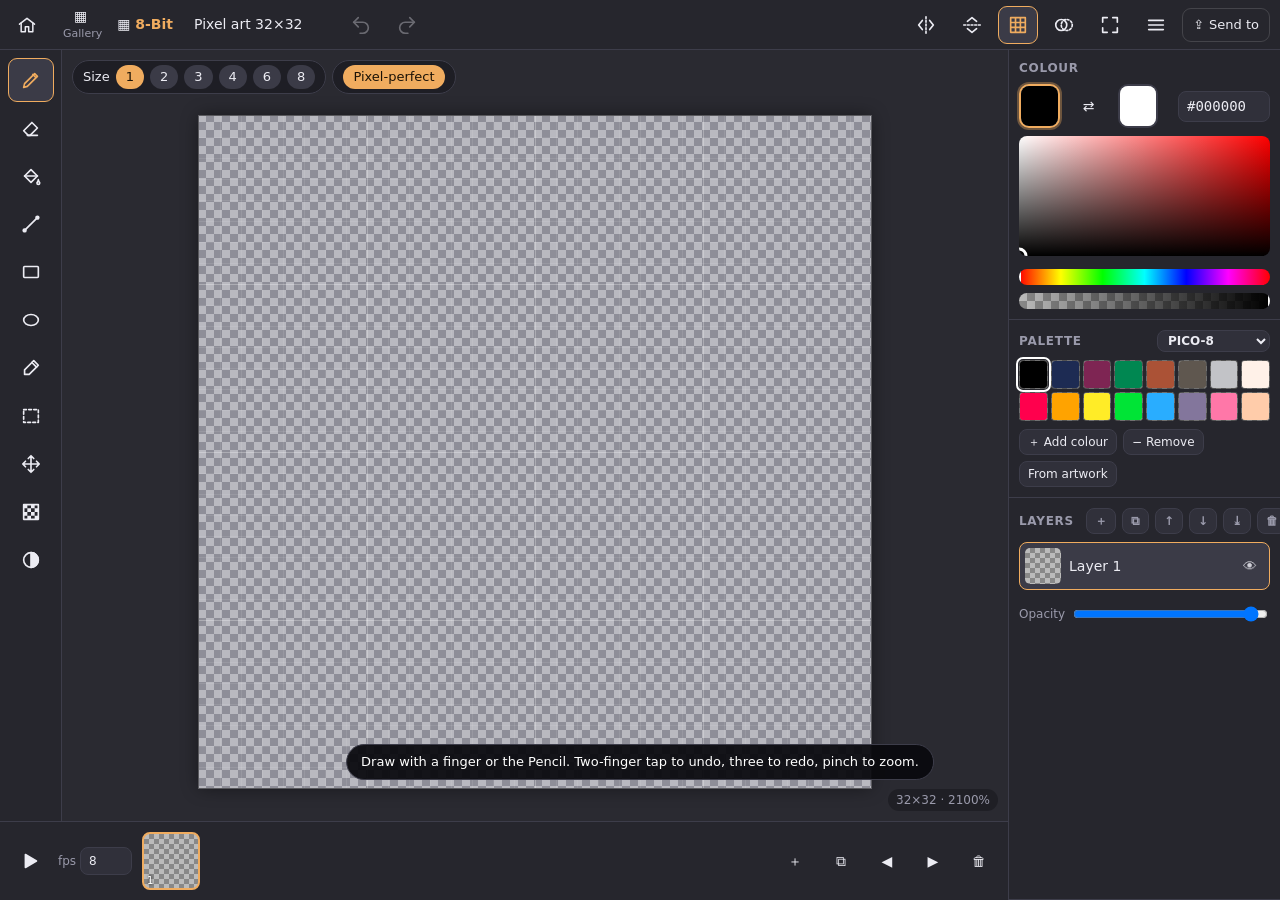
<file: 8bit.html>
<!doctype html>
<html lang="en-GB">
<head>
<meta charset="utf-8">
<meta name="viewport" content="width=device-width, initial-scale=1, viewport-fit=cover, user-scalable=no">
<meta name="apple-mobile-web-app-capable" content="yes">
<title>8-Bit · Psi Phi Studio</title>
<link rel="icon" href="icon.svg" type="image/svg+xml">
<link rel="apple-touch-icon" href="apple-touch-icon.png">
<style>
:root{--bg:#1c1c21;--panel:#26262d;--panel2:#30303a;--panel3:#3b3b47;--ink:#ececf3;--muted:#9a9aab;--rule:#3d3d4a;--accent:#f0ac5f;--accent2:#58c4dd;--danger:#ff6b6b;--r:10px}
*{box-sizing:border-box}
html,body{margin:0;height:100%;background:var(--bg);color:var(--ink);font:14px/1.35 -apple-system,BlinkMacSystemFont,"SF Pro Text","IBM Plex Sans",system-ui,sans-serif;overflow:hidden;-webkit-user-select:none;user-select:none;-webkit-touch-callout:none;-webkit-tap-highlight-color:transparent}
button{font:inherit;color:inherit}
input,select{font:inherit;color:var(--ink);background:var(--panel2);border:1px solid var(--rule);border-radius:8px;padding:5px 8px}
#app{position:fixed;inset:0;display:grid;grid-template-columns:62px 1fr 272px;grid-template-rows:50px 1fr auto;grid-template-areas:"top top top" "tools stage side" "time time side"}
#top{grid-area:top;display:flex;align-items:center;gap:6px;padding:0 10px;background:var(--panel);border-bottom:1px solid var(--rule);padding-top:env(safe-area-inset-top)}
#top .title{font-weight:700;margin-right:6px;white-space:nowrap}
#top .title b{color:var(--accent)}
#docName{width:150px;background:transparent;border-color:transparent}
#docName:focus{border-color:var(--rule);background:var(--panel2)}
.grow{flex:1}
.ib{display:inline-grid;place-items:center;min-width:38px;height:38px;padding:0 8px;border-radius:9px;border:1px solid transparent;background:transparent;cursor:pointer;color:var(--ink)}
.ib:hover{background:var(--panel2)}
.ib.on{background:var(--panel3);border-color:var(--accent);color:var(--accent)}
.ib:disabled{opacity:.35}
.ib svg{width:22px;height:22px;fill:none;stroke:currentColor;stroke-width:1.8;stroke-linecap:round;stroke-linejoin:round}
.ib small{font-size:11px;color:var(--muted);margin-left:4px}
#tools{grid-area:tools;background:var(--panel);border-right:1px solid var(--rule);display:flex;flex-direction:column;align-items:center;gap:4px;padding:8px 0;overflow-y:auto}
#tools .ib{width:46px;height:44px}
#tools .sep{width:34px;height:1px;background:var(--rule);margin:4px 0}
#stage{grid-area:stage;position:relative;overflow:hidden;background:#2a2a31;touch-action:none}
#view{position:absolute;inset:0;width:100%;height:100%;touch-action:none;cursor:crosshair}
#opts{position:absolute;left:10px;top:10px;right:10px;display:flex;flex-wrap:wrap;gap:6px;align-items:center;pointer-events:none}
#opts>*{pointer-events:auto}
.chip{display:inline-flex;align-items:center;gap:6px;background:rgba(30,30,36,.92);border:1px solid var(--rule);border-radius:999px;padding:4px 10px;font-size:13px;backdrop-filter:blur(6px)}
.chip button{border:0;background:var(--panel3);border-radius:999px;padding:3px 10px;cursor:pointer}
.chip button.on{background:var(--accent);color:#1b1206}
#zoomInfo{position:absolute;right:10px;bottom:10px;font-size:12px;color:var(--muted);background:rgba(30,30,36,.85);padding:3px 8px;border-radius:999px;pointer-events:none}
#side{grid-area:side;background:var(--panel);border-left:1px solid var(--rule);display:flex;flex-direction:column;min-height:0;overflow-y:auto;padding-bottom:env(safe-area-inset-bottom)}
.sec{border-bottom:1px solid var(--rule);padding:10px}
.sec h3{margin:0 0 8px;font-size:12px;letter-spacing:.06em;text-transform:uppercase;color:var(--muted);display:flex;align-items:center;gap:6px}
.sec h3 .grow{flex:1}
.sec h3 select{font-size:12px;padding:2px 6px;text-transform:none;letter-spacing:0}
#swatches{display:flex;align-items:center;gap:10px;margin-bottom:8px}
.sw{position:relative;width:44px;height:44px;border-radius:10px;border:2px solid var(--rule);cursor:pointer;overflow:hidden}
.sw.on{border-color:var(--accent);box-shadow:0 0 0 2px rgba(240,172,95,.35)}
.sw i,.cell i{position:absolute;inset:0}
.checker{background-color:#bbb;background-image:linear-gradient(45deg,#888 25%,transparent 25%,transparent 75%,#888 75%),linear-gradient(45deg,#888 25%,transparent 25%,transparent 75%,#888 75%);background-size:10px 10px;background-position:0 0,5px 5px}
#hsv{position:relative;width:100%;height:120px;border-radius:8px;overflow:hidden;touch-action:none}
#hue,#alpha{width:100%;height:16px;border-radius:8px;margin-top:8px;touch-action:none;display:block}
#hex{width:92px;font-family:ui-monospace,Menlo,monospace}
#palette{display:grid;grid-template-columns:repeat(8,1fr);gap:3px}
.cell{position:relative;aspect-ratio:1;border-radius:4px;cursor:pointer;border:1px solid rgba(0,0,0,.4);overflow:hidden}
.cell.on{outline:2px solid #fff;outline-offset:1px;z-index:1}
.row{display:flex;gap:6px;align-items:center;flex-wrap:wrap}
.btn{border:1px solid var(--rule);background:var(--panel2);border-radius:8px;padding:6px 10px;cursor:pointer}
.btn:hover{background:var(--panel3)}
.btn.primary{background:var(--accent);color:#1b1206;border-color:var(--accent);font-weight:600}
.btn.sm{padding:4px 8px;font-size:12px}
#layers{display:flex;flex-direction:column;gap:4px}
.lay{display:flex;align-items:center;gap:8px;padding:5px;border-radius:8px;background:var(--panel2);border:1px solid transparent;cursor:pointer}
.lay.on{border-color:var(--accent);background:var(--panel3)}
.lay canvas{width:36px;height:36px;border-radius:5px;image-rendering:pixelated;flex:none}
.lay .nm{flex:1;min-width:0;overflow:hidden;text-overflow:ellipsis;white-space:nowrap}
.lay .tg{border:0;background:transparent;cursor:pointer;width:28px;height:28px;border-radius:6px;opacity:.85}
.lay .tg.off{opacity:.3}
#time{grid-area:time;background:var(--panel);border-top:1px solid var(--rule);display:flex;align-items:center;gap:8px;padding:8px 10px;min-width:0;padding-bottom:calc(8px + env(safe-area-inset-bottom))}
#frames{display:flex;gap:6px;overflow-x:auto;flex:1;min-width:0;padding:2px}
.fr{position:relative;flex:none;width:58px;height:58px;border-radius:8px;border:2px solid var(--rule);cursor:pointer;overflow:hidden}
.fr.on{border-color:var(--accent)}
.fr canvas{position:absolute;inset:0;width:100%;height:100%;image-rendering:pixelated}
.fr span{position:absolute;left:3px;bottom:1px;font-size:10px;color:#fff;text-shadow:0 0 3px #000}
#fps{width:52px}
#toast{position:fixed;left:50%;bottom:120px;transform:translateX(-50%);background:rgba(10,10,14,.94);color:#fff;border:1px solid var(--rule);padding:8px 14px;border-radius:999px;font-size:13px;opacity:0;transition:opacity .25s;pointer-events:none;z-index:50;max-width:80vw;text-align:center}
#toast.show{opacity:1}
dialog{background:var(--panel);color:var(--ink);border:1px solid var(--rule);border-radius:16px;padding:0;max-width:min(560px,94vw);width:94vw}
dialog::backdrop{background:rgba(0,0,0,.55)}
.dlg{padding:18px;display:flex;flex-direction:column;gap:12px}
.dlg h2{margin:0;font-size:18px}
.sizes{display:grid;grid-template-columns:repeat(4,1fr);gap:8px}
.sizes button{padding:14px 6px;border-radius:10px;border:1px solid var(--rule);background:var(--panel2);cursor:pointer}
.sizes button:hover{border-color:var(--accent)}
.sizes button b{display:block;font-size:16px}
.sizes button small{color:var(--muted)}
.menu{position:fixed;z-index:40;background:var(--panel);border:1px solid var(--rule);border-radius:12px;padding:6px;min-width:230px;box-shadow:0 12px 30px rgba(0,0,0,.5)}
.menu button{display:flex;width:100%;gap:10px;align-items:center;text-align:left;border:0;background:transparent;padding:9px 10px;border-radius:8px;cursor:pointer}
.menu button:hover{background:var(--panel2)}
.menu hr{border:0;border-top:1px solid var(--rule);margin:4px 0}
#gallery{position:fixed;inset:0;background:var(--bg);z-index:30;display:flex;flex-direction:column;padding:16px;padding-top:calc(16px + env(safe-area-inset-top));overflow:auto}
#gallery[hidden]{display:none}
#gallery header{display:flex;align-items:center;gap:10px;margin-bottom:16px}
#gallery h1{margin:0;font-size:26px}
#gallery h1 b{color:var(--accent)}
#glist{display:grid;grid-template-columns:repeat(auto-fill,minmax(170px,1fr));gap:14px}
.gcard{background:var(--panel);border:1px solid var(--rule);border-radius:14px;overflow:hidden;cursor:pointer;position:relative}
.gcard img{display:block;width:100%;aspect-ratio:1;object-fit:contain;image-rendering:pixelated}
.gcard div{padding:8px 10px;font-size:13px}
.gcard small{color:var(--muted)}
.gcard .del{position:absolute;right:6px;top:6px;border:0;border-radius:999px;width:28px;height:28px;background:rgba(0,0,0,.6);cursor:pointer}
body.embed #galleryBtn{display:none}
@media (max-width:820px){#app{grid-template-columns:54px 1fr 220px}#docName{width:100px}}
@media (max-width:620px){#app{grid-template-columns:52px 1fr;grid-template-rows:50px 1fr auto auto;grid-template-areas:"top top" "tools stage" "time time" "side side"}#side{max-height:36vh}}
</style>
</head>
<body>
<div id="app">
  <header id="top">
    <button class="ib" id="galleryBtn" title="Gallery">▦<small>Gallery</small></button>
    <span class="title">▦ <b>8-Bit</b></span>
    <input id="docName" aria-label="Name" maxlength="40">
    <button class="ib" id="undoBtn" title="Undo (two-finger tap)"><svg viewBox="0 0 24 24"><path d="M9 14L4 9l5-5"/><path d="M4 9h10a6 6 0 0 1 0 12h-3"/></svg></button>
    <button class="ib" id="redoBtn" title="Redo (three-finger tap)"><svg viewBox="0 0 24 24"><path d="M15 14l5-5-5-5"/><path d="M20 9H10a6 6 0 0 0 0 12h3"/></svg></button>
    <span class="grow"></span>
    <button class="ib" id="mirXBtn" title="Mirror left–right"><svg viewBox="0 0 24 24"><path d="M12 3v18" stroke-dasharray="2 2"/><path d="M8 7l-4 5 4 5M16 7l4 5-4 5"/></svg></button>
    <button class="ib" id="mirYBtn" title="Mirror top–bottom"><svg viewBox="0 0 24 24"><path d="M3 12h18" stroke-dasharray="2 2"/><path d="M7 8l5-4 5 4M7 16l5 4 5-4"/></svg></button>
    <button class="ib on" id="gridBtn" title="Pixel grid"><svg viewBox="0 0 24 24"><path d="M4 4h16v16H4zM4 9.3h16M4 14.6h16M9.3 4v16M14.6 4v16"/></svg></button>
    <button class="ib" id="onionBtn" title="Onion skin"><svg viewBox="0 0 24 24"><circle cx="9" cy="12" r="6"/><circle cx="15" cy="12" r="6" stroke-dasharray="2 2"/></svg></button>
    <button class="ib" id="fitBtn" title="Fit to screen"><svg viewBox="0 0 24 24"><path d="M4 9V4h5M20 9V4h-5M4 15v5h5M20 15v5h-5"/></svg></button>
    <button class="ib" id="menuBtn" title="Canvas and export"><svg viewBox="0 0 24 24"><path d="M4 7h16M4 12h16M4 17h16"/></svg></button>
  </header>
  <nav id="tools" aria-label="Tools"></nav>
  <main id="stage"><canvas id="view"></canvas><div id="opts"></div><div id="zoomInfo"></div></main>
  <aside id="side">
    <div class="sec">
      <h3>Colour</h3>
      <div id="swatches">
        <div class="sw on checker" id="sw1" title="Main colour"><i></i></div>
        <button class="ib" id="swapBtn" title="Swap colours (X)">⇄</button>
        <div class="sw checker" id="sw2" title="Second colour (dither, right-click)"><i></i></div>
        <span class="grow"></span>
        <input id="hex" aria-label="Hex colour" maxlength="9">
      </div>
      <canvas id="hsv"></canvas>
      <canvas id="hue"></canvas>
      <canvas id="alpha"></canvas>
    </div>
    <div class="sec">
      <h3>Palette <span class="grow"></span><select id="palSel" aria-label="Palette"></select></h3>
      <div id="palette"></div>
      <div class="row" style="margin-top:8px"><button class="btn sm" id="palAdd">＋ Add colour</button><button class="btn sm" id="palDel">− Remove</button><button class="btn sm" id="palFromArt" title="Collect every colour used">From artwork</button></div>
    </div>
    <div class="sec" style="flex:1">
      <h3>Layers <span class="grow"></span><button class="btn sm" id="layAdd" title="New layer">＋</button><button class="btn sm" id="layDup" title="Duplicate layer">⧉</button><button class="btn sm" id="layUp" title="Move up">↑</button><button class="btn sm" id="layDown" title="Move down">↓</button><button class="btn sm" id="layMerge" title="Merge down">⤓</button><button class="btn sm" id="layDel" title="Delete layer">🗑</button></h3>
      <div id="layers"></div>
      <div class="row" style="margin-top:8px"><span class="small" style="color:var(--muted);font-size:12px">Opacity</span><input type="range" id="layOp" min="0" max="100" style="flex:1"></div>
    </div>
  </aside>
  <footer id="time">
    <button class="ib" id="playBtn" title="Play"><svg viewBox="0 0 24 24"><path d="M7 5l12 7-12 7z" fill="currentColor"/></svg></button>
    <label style="font-size:12px;color:var(--muted)">fps <input id="fps" type="number" min="1" max="60"></label>
    <div id="frames"></div>
    <button class="ib" id="frAdd" title="New blank frame">＋</button>
    <button class="ib" id="frDup" title="Duplicate frame">⧉</button>
    <button class="ib" id="frLeft" title="Move frame earlier">◀</button>
    <button class="ib" id="frRight" title="Move frame later">▶</button>
    <button class="ib" id="frDel" title="Delete frame">🗑</button>
  </footer>
</div>
<div id="gallery" hidden>
  <header><h1>▦ <b>8-Bit</b></h1><span class="grow"></span><button class="btn primary" id="gNew">＋ New pixel art</button></header>
  <div id="glist"></div>
</div>
<div id="toast" role="status"></div>
<script src="hub.js"></script>
<script>
'use strict';
(() => {
  const $ = s => document.querySelector(s);
  const h = (tag, attrs, ...kids) => { const e = document.createElement(tag); for (const [k, v] of Object.entries(attrs || {})) { if (v == null || v === false) continue; if (k.startsWith('on')) e.addEventListener(k.slice(2), v); else if (k === 'class') e.className = v; else if (k === 'style') e.style.cssText = v; else if (k in e && k !== 'list') try { e[k] = v; } catch (x) { e.setAttribute(k, v); } else e.setAttribute(k, v); } for (const c of kids.flat()) if (c != null) e.append(c.nodeType ? c : String(c)); return e; };
  const clamp = (v, a, b) => Math.max(a, Math.min(b, v));
  const uid = () => Date.now().toString(36) + Math.random().toString(36).slice(2, 7);
  let tt = 0; const toast = (m, ms) => { const t = $('#toast'); t.textContent = m; t.classList.add('show'); clearTimeout(tt); tt = setTimeout(() => t.classList.remove('show'), ms || 2200); };
  const QS = new URLSearchParams(location.search), EMBED = QS.has('embed');
  if (EMBED) document.body.classList.add('embed');

  /* ---------- palettes ---------- */
  const PALETTES = {
    pico8: ['PICO-8', '#000000 #1d2b53 #7e2553 #008751 #ab5236 #5f574f #c2c3c7 #fff1e8 #ff004d #ffa300 #ffec27 #00e436 #29adff #83769c #ff77a8 #ffccaa'],
    sweetie16: ['Sweetie 16', '#1a1c2c #5d275d #b13e53 #ef7d57 #ffcd75 #a7f070 #38b764 #257179 #29366f #3b5dc9 #41a6f6 #73eff7 #f4f4f4 #94b0c2 #566c86 #333c57'],
    endesga32: ['Endesga 32', '#be4a2f #d77643 #ead4aa #e4a672 #b86f50 #733e39 #3e2731 #a22633 #e43b44 #f77622 #feae34 #fee761 #63c74d #3e8948 #265c42 #193c3e #124e89 #0099db #2ce8f5 #ffffff #c0cbdc #8b9bb4 #5a6988 #3a4466 #262b44 #181425 #ff0044 #68386c #b55088 #f6757a #e8b796 #c28569'],
    gameboy: ['Game Boy', '#0f380f #306230 #8bac0f #9bbc0f'],
    greys: ['Greys', '#000000 #222222 #444444 #666666 #888888 #aaaaaa #cccccc #eeeeee #ffffff'],
    pastel: ['Pastel', '#2b2d42 #8d99ae #edf2f4 #ffadad #ffd6a5 #fdffb6 #caffbf #9bf6ff #a0c4ff #bdb2ff #ffc6ff #fffffc'],
    custom: ['Custom', '']
  };
  const hex2rgba = s => { s = String(s || '').trim().replace('#', ''); if (s.length === 3) s = s.split('').map(c => c + c).join(''); if (s.length === 6) s += 'ff'; if (!/^[0-9a-f]{8}$/i.test(s)) return null; return [0, 2, 4, 6].map(i => parseInt(s.slice(i, i + 2), 16)); };
  const rgba2hex = (c, withA) => '#' + c.slice(0, withA || c[3] < 255 ? 4 : 3).map(v => v.toString(16).padStart(2, '0')).join('');
  const css = c => 'rgba(' + c[0] + ',' + c[1] + ',' + c[2] + ',' + (c[3] / 255).toFixed(3) + ')';
  const same = (a, b) => a[0] === b[0] && a[1] === b[1] && a[2] === b[2] && a[3] === b[3];

  /* ---------- document ---------- */
  let doc = null, cur = { frame: 0, layer: 0 };
  const W = () => doc.w, H = () => doc.h;
  const newLayer = n => ({ id: 'L' + uid(), name: n || 'Layer', visible: true, opacity: 1 });
  function newDoc(w, hh, name) {
    w = clamp(Math.round(w) || 32, 1, 512); hh = clamp(Math.round(hh) || 32, 1, 512);
    return { id: 'px_' + uid(), name: name || 'Pixel art ' + w + '×' + hh, w, h: hh, fps: 8, layers: [newLayer('Layer 1')], frames: [{ cels: [new Uint8ClampedArray(w * hh * 4)] }], palette: PALETTES.pico8[1].split(' '), palName: 'pico8', created: Date.now(), updated: Date.now() };
  }
  const cel = (f, l) => doc.frames[f == null ? cur.frame : f].cels[l == null ? cur.layer : l];

  /* ---------- storage (IndexedDB) ---------- */
  let dbp = null;
  const db = () => dbp || (dbp = new Promise((res, rej) => { const r = indexedDB.open('biostage-pixelart', 1); r.onupgradeneeded = () => r.result.createObjectStore('projects', { keyPath: 'id' }); r.onsuccess = () => res(r.result); r.onerror = () => rej(r.error); }));
  const tx = async (mode, fn) => { const d = await db(); return new Promise((res, rej) => { const t = d.transaction('projects', mode), st = t.objectStore('projects'); const q = fn(st); t.oncomplete = () => res(q && q.result); t.onerror = () => rej(t.error); }); };
  const loadProj = id => tx('readonly', st => st.get(id)).catch(() => null);
  const listProj = () => tx('readonly', st => st.getAll()).catch(() => []);
  const delProj = id => tx('readwrite', st => st.delete(id));
  let saveT = 0;
  function thumbURL() { const c = composeCanvas(0, 'thumb'), k = Math.max(1, Math.floor(160 / Math.max(doc.w, doc.h))), t = document.createElement('canvas'); t.width = doc.w * k; t.height = doc.h * k; const x = t.getContext('2d'); x.imageSmoothingEnabled = false; x.drawImage(c, 0, 0, t.width, t.height); return t.toDataURL('image/png'); }
  async function saveNow() { if (!doc) return; clearTimeout(saveT); doc.updated = Date.now(); try { const thumb = thumbURL(); await tx('readwrite', st => st.put(Object.assign({}, doc, { thumb }))); } catch (e) { console.warn('save failed', e); } }
  const saveSoon = () => { clearTimeout(saveT); saveT = setTimeout(saveNow, 700); };

  /* ---------- history ---------- */
  const hist = []; let hpos = 0;
  const cloneDoc = () => ({ w: doc.w, h: doc.h, fps: doc.fps, layers: doc.layers.map(l => Object.assign({}, l)), frames: doc.frames.map(f => ({ cels: f.cels.map(c => c.slice()) })), cur: Object.assign({}, cur) });
  const restoreDoc = s => { doc.w = s.w; doc.h = s.h; doc.fps = s.fps; doc.layers = s.layers.map(l => Object.assign({}, l)); doc.frames = s.frames.map(f => ({ cels: f.cels.map(c => c.slice()) })); cur = Object.assign({}, s.cur); };
  function push(entry) { hist.length = hpos; hist.push(entry); if (hist.length > 120) hist.shift(); hpos = hist.length; changed(); }
  function pushCel(f, lid, before) { const li = doc.layers.findIndex(l => l.id === lid); const after = doc.frames[f].cels[li].slice(); push({ k: 'cel', f, lid, before, after }); }
  function structural(label, fn) { const before = cloneDoc(); fn(); push({ k: 'doc', before, after: cloneDoc(), label }); }
  function applyEntry(e, dir) {
    if (e.k === 'cel') { const li = doc.layers.findIndex(l => l.id === e.lid); if (li < 0 || !doc.frames[e.f]) return; doc.frames[e.f].cels[li].set(dir < 0 ? e.before : e.after); cur.frame = e.f; }
    else restoreDoc(dir < 0 ? e.before : e.after);
  }
  function undo() { commitFloat(); if (hpos <= 0) return toast('Nothing to undo'); applyEntry(hist[--hpos], -1); changed(true); toast('Undo'); }
  function redo() { if (hpos >= hist.length) return toast('Nothing to redo'); applyEntry(hist[hpos++], 1); changed(true); toast('Redo'); }

  /* ---------- state ---------- */
  let tool = 'pencil', size = 1, pixelPerfect = true, fillAll = false, shapeFill = false, shadeDark = true, mirX = false, mirY = false, grid = true, onion = false;
  let colors = [[0, 0, 0, 255], [255, 255, 255, 255]], active = 0, palSel = -1;
  let view = { z: 8, ox: 0, oy: 0 }, dpr = 1;
  let sel = null, float = null, moveOff = null, preview = null, stroke = null, playing = false, playT = 0;
  const TOOLS = [
    ['pencil', 'Pencil (B)', '<path d="M4 20l4-1 11-11-3-3L5 16z"/><path d="M14 6l3 3"/>'],
    ['eraser', 'Eraser (E)', '<path d="M8 20h11"/><path d="M4 15l9-9 6 6-8 8H9z"/>'],
    ['fill', 'Fill (G)', '<path d="M5 12l7-7 7 7-7 7z"/><path d="M5 12h14"/><path d="M20 16c0 2 1.5 2.6 1.5 3.6a1.5 1.5 0 0 1-3 0c0-1 1.5-1.6 1.5-3.6z"/>'],
    ['line', 'Line (L)', '<path d="M5 19L19 5"/><circle cx="5" cy="19" r="1.5"/><circle cx="19" cy="5" r="1.5"/>'],
    ['rect', 'Rectangle (U)', '<rect x="4" y="6" width="16" height="12" rx="1"/>'],
    ['ellipse', 'Ellipse (O)', '<ellipse cx="12" cy="12" rx="8" ry="6"/>'],
    ['picker', 'Colour picker (I)', '<path d="M15 4l5 5-2 2-5-5z"/><path d="M13 6l-8 8v5h5l8-8"/>'],
    ['select', 'Select and move (M)', '<rect x="4" y="5" width="16" height="14" stroke-dasharray="3 2.5"/>'],
    ['move', 'Move layer (V)', '<path d="M12 3v18M3 12h18M12 3l-3 3M12 3l3 3M12 21l-3-3M12 21l3-3M3 12l3-3M3 12l3 3M21 12l-3-3M21 12l-3 3"/>'],
    ['dither', 'Dither: checker of both colours (D)', '<rect x="4" y="4" width="16" height="16"/><path d="M4 4h4v4H4zM12 4h4v4h-4zM8 8h4v4H8zM16 8h4v4h-4zM4 12h4v4H4zM12 12h4v4h-4zM8 16h4v4H8zM16 16h4v4h-4z" fill="currentColor" stroke="none"/>'],
    ['shade', 'Shade: darken or lighten what’s there (S)', '<circle cx="12" cy="12" r="8"/><path d="M12 4a8 8 0 0 1 0 16z" fill="currentColor"/>']
  ];
  const svg = d => '<svg viewBox="0 0 24 24">' + d + '</svg>';
  function renderTools() {
    const t = $('#tools'); t.innerHTML = '';
    for (const [k, label, d] of TOOLS) { const b = h('button', { class: 'ib' + (tool === k ? ' on' : ''), title: label, 'aria-label': label, onclick: () => setTool(k) }); b.innerHTML = svg(d); t.append(b); }
    renderOpts();
  }
  function setTool(k) { if (tool === 'select' && k !== 'select') { commitFloat(); sel = null; } tool = k; renderTools(); draw(); }
  function chip(label, kids) { return h('span', { class: 'chip' }, label ? h('span', {}, label) : null, ...kids); }
  const toggle = (label, on, fn) => h('button', { class: on ? 'on' : '', onclick: fn }, label);
  function renderOpts() {
    const o = $('#opts'); o.innerHTML = '';
    if (['pencil', 'eraser', 'line', 'rect', 'ellipse', 'dither', 'shade'].includes(tool)) o.append(chip('Size', [1, 2, 3, 4, 6, 8].map(n => toggle(String(n), size === n, () => { size = n; renderOpts(); }))));
    if (tool === 'pencil') o.append(chip('', [toggle('Pixel-perfect', pixelPerfect, () => { pixelPerfect = !pixelPerfect; renderOpts(); })]));
    if (tool === 'fill') o.append(chip('Fill', [toggle('Joined area', !fillAll, () => { fillAll = false; renderOpts(); }), toggle('Every match', fillAll, () => { fillAll = true; renderOpts(); })]));
    if (tool === 'rect' || tool === 'ellipse') o.append(chip('', [toggle('Outline', !shapeFill, () => { shapeFill = false; renderOpts(); }), toggle('Filled', shapeFill, () => { shapeFill = true; renderOpts(); })]));
    if (tool === 'shade') o.append(chip('', [toggle('Darken', shadeDark, () => { shadeDark = true; renderOpts(); }), toggle('Lighten', !shadeDark, () => { shadeDark = false; renderOpts(); })]));
    if (tool === 'select') o.append(chip(sel ? sel.w + '×' + sel.h : 'Drag to select', [
      h('button', { onclick: () => selAll() }, 'All'), h('button', { onclick: copySel, disabled: !sel }, 'Copy'), h('button', { onclick: () => { copySel(); clearSel(); }, disabled: !sel }, 'Cut'), h('button', { onclick: paste, disabled: !clip }, 'Paste'),
      h('button', { onclick: () => flipSel(true), disabled: !sel }, 'Flip ↔'), h('button', { onclick: () => flipSel(false), disabled: !sel }, 'Flip ↕'), h('button', { onclick: clearSel, disabled: !sel }, 'Delete'), h('button', { onclick: () => { commitFloat(); sel = null; renderOpts(); draw(); }, disabled: !sel }, 'Done')]));
    if (tool === 'move') o.append(chip('Drag to move the layer', [h('button', { onclick: () => flipLayer(true) }, 'Flip ↔'), h('button', { onclick: () => flipLayer(false) }, 'Flip ↕')]));
  }

  /* ---------- composing ---------- */
  const tmp = document.createElement('canvas'), tctx = tmp.getContext('2d');
  const comps = {};
  function composeCanvas(f, key, opts) {
    const c = comps[key] || (comps[key] = document.createElement('canvas'));
    if (c.width !== doc.w || c.height !== doc.h) { c.width = doc.w; c.height = doc.h; }
    if (tmp.width !== doc.w || tmp.height !== doc.h) { tmp.width = doc.w; tmp.height = doc.h; }
    const x = c.getContext('2d'); x.clearRect(0, 0, c.width, c.height);
    const live = opts && opts.live;
    doc.layers.forEach((L, li) => {
      if (!L.visible) return;
      let data = doc.frames[f].cels[li];
      tctx.putImageData(new ImageData(data, doc.w, doc.h), 0, 0);
      x.globalAlpha = L.opacity;
      if (live && li === cur.layer && moveOff) x.drawImage(tmp, moveOff[0], moveOff[1]); else x.drawImage(tmp, 0, 0);
      if (live && li === cur.layer) {
        if (preview) { tctx.putImageData(new ImageData(preview, doc.w, doc.h), 0, 0); x.drawImage(tmp, 0, 0); }
        if (float) { const fc = document.createElement('canvas'); fc.width = float.w; fc.height = float.h; fc.getContext('2d').putImageData(new ImageData(float.data, float.w, float.h), 0, 0); x.drawImage(fc, float.x, float.y); }
      }
      x.globalAlpha = 1;
    });
    return c;
  }

  /* ---------- view ---------- */
  const cv = $('#view'), vctx = cv.getContext('2d');
  const checkerPat = (() => { const c = document.createElement('canvas'); c.width = c.height = 16; const x = c.getContext('2d'); x.fillStyle = '#b9b9c0'; x.fillRect(0, 0, 16, 16); x.fillStyle = '#8e8e98'; x.fillRect(0, 0, 8, 8); x.fillRect(8, 8, 8, 8); return vctx.createPattern(c, 'repeat'); })();
  function resize() { const r = cv.getBoundingClientRect(); dpr = window.devicePixelRatio || 1; cv.width = Math.max(1, Math.round(r.width * dpr)); cv.height = Math.max(1, Math.round(r.height * dpr)); draw(); }
  function fit() { const r = cv.getBoundingClientRect(); const z = Math.max(1, Math.min((r.width - 60) / doc.w, (r.height - 90) / doc.h)); view.z = z >= 2 ? Math.floor(z) : z; view.ox = Math.round((r.width - doc.w * view.z) / 2); view.oy = Math.round((r.height - doc.h * view.z) / 2 + 16); draw(); }
  let raf = 0; const draw = () => { if (!raf) raf = requestAnimationFrame(paint); };
  function paint() {
    raf = 0; if (!doc) return;
    const r = cv.getBoundingClientRect(), x = vctx;
    x.setTransform(dpr, 0, 0, dpr, 0, 0); x.clearRect(0, 0, r.width, r.height);
    const z = view.z, X = view.ox, Y = view.oy, dw = doc.w * z, dh = doc.h * z;
    x.save(); x.shadowColor = 'rgba(0,0,0,.45)'; x.shadowBlur = 18; x.fillStyle = checkerPat; x.fillRect(X, Y, dw, dh); x.restore();
    x.imageSmoothingEnabled = false;
    const f = cur.frame;
    if (onion && doc.frames.length > 1 && !playing) {
      const pf = (f - 1 + doc.frames.length) % doc.frames.length, nf = (f + 1) % doc.frames.length;
      x.globalAlpha = 0.3; x.drawImage(composeCanvas(pf, 'onionP'), X, Y, dw, dh);
      if (nf !== pf) { x.globalAlpha = 0.15; x.drawImage(composeCanvas(nf, 'onionN'), X, Y, dw, dh); }
      x.globalAlpha = 1;
    }
    x.drawImage(composeCanvas(f, 'main', { live: true }), X, Y, dw, dh);
    if (grid && z >= 6) {
      x.beginPath();
      for (let i = 1; i < doc.w; i++) { const xx = Math.round(X + i * z) + 0.5; x.moveTo(xx, Y); x.lineTo(xx, Y + dh); }
      for (let j = 1; j < doc.h; j++) { const yy = Math.round(Y + j * z) + 0.5; x.moveTo(X, yy); x.lineTo(X + dw, yy); }
      x.strokeStyle = 'rgba(255,255,255,.09)'; x.lineWidth = 1; x.stroke();
      x.beginPath();
      for (let i = 8; i < doc.w; i += 8) { const xx = Math.round(X + i * z) + 0.5; x.moveTo(xx, Y); x.lineTo(xx, Y + dh); }
      for (let j = 8; j < doc.h; j += 8) { const yy = Math.round(Y + j * z) + 0.5; x.moveTo(X, yy); x.lineTo(X + dw, yy); }
      x.strokeStyle = 'rgba(255,255,255,.2)'; x.stroke();
    }
    x.strokeStyle = 'rgba(255,255,255,.25)'; x.lineWidth = 1; x.strokeRect(X - 0.5, Y - 0.5, dw + 1, dh + 1);
    if (mirX || mirY) { x.save(); x.setLineDash([6, 5]); x.strokeStyle = 'rgba(88,196,221,.8)'; x.beginPath(); if (mirX) { x.moveTo(X + dw / 2, Y - 10); x.lineTo(X + dw / 2, Y + dh + 10); } if (mirY) { x.moveTo(X - 10, Y + dh / 2); x.lineTo(X + dw + 10, Y + dh / 2); } x.stroke(); x.restore(); }
    if (sel) { x.save(); x.lineWidth = 1.5; x.setLineDash([5, 4]); x.strokeStyle = '#000'; x.strokeRect(X + sel.x * z, Y + sel.y * z, sel.w * z, sel.h * z); x.lineDashOffset = 4.5; x.strokeStyle = '#fff'; x.strokeRect(X + sel.x * z, Y + sel.y * z, sel.w * z, sel.h * z); x.restore(); }
    if (hover && !stroke && ['pencil', 'eraser', 'dither', 'shade'].includes(tool)) { const o = brushOff(); x.strokeStyle = 'rgba(255,255,255,.7)'; x.lineWidth = 1; x.strokeRect(X + (hover[0] + o) * z + 0.5, Y + (hover[1] + o) * z + 0.5, size * z - 1, size * z - 1); }
    $('#zoomInfo').textContent = doc.w + '×' + doc.h + ' · ' + Math.round(z * 100) + '%';
  }
  let hover = null;

  /* ---------- pixels ---------- */
  const brushOff = () => -Math.floor((size - 1) / 2);
  function inBrush(dx, dy) { if (size < 3) return true; const c = (size - 1) / 2, o = brushOff(); const ex = dx - o - c, ey = dy - o - c; return ex * ex + ey * ey <= (size / 2) * (size / 2) + 0.3; }
  function mirrors(x, y) { const pts = [[x, y]]; if (mirX) pts.push([doc.w - 1 - x, y]); if (mirY) pts.push([x, doc.h - 1 - y]); if (mirX && mirY) pts.push([doc.w - 1 - x, doc.h - 1 - y]); return pts; }
  function setPx(buf, x, y, c) { if (x < 0 || y < 0 || x >= doc.w || y >= doc.h) return; const i = (y * doc.w + x) * 4; buf[i] = c[0]; buf[i + 1] = c[1]; buf[i + 2] = c[2]; buf[i + 3] = c[3]; }
  function getPx(buf, x, y) { const i = (y * doc.w + x) * 4; return [buf[i], buf[i + 1], buf[i + 2], buf[i + 3]]; }
  function stamp(buf, x, y, colFn) {
    const o = brushOff(), base = mirrors(x, y);
    for (const [bx, by] of base) for (let dy = 0; dy < size; dy++) for (let dx = 0; dx < size; dx++) { if (!inBrush(dx, dy)) continue; const px = bx + o + dx, py = by + o + dy; if (px < 0 || py < 0 || px >= doc.w || py >= doc.h) continue; const c = colFn(px, py); if (c) setPx(buf, px, py, c); }
  }
  function lineCells(x0, y0, x1, y1) { const out = []; let dx = Math.abs(x1 - x0), dy = -Math.abs(y1 - y0), sx = x0 < x1 ? 1 : -1, sy = y0 < y1 ? 1 : -1, err = dx + dy; for (; ;) { out.push([x0, y0]); if (x0 === x1 && y0 === y1) break; const e2 = 2 * err; if (e2 >= dy) { err += dy; x0 += sx; } if (e2 <= dx) { err += dx; y0 += sy; } } return out; }
  function ellipseMask(x0, y0, x1, y1) {
    const ax = Math.min(x0, x1), ay = Math.min(y0, y1), bx = Math.max(x0, x1), by = Math.max(y0, y1), w = bx - ax + 1, hh = by - ay + 1;
    const cx = (w - 1) / 2, cy = (hh - 1) / 2, rx = w / 2, ry = hh / 2, m = new Uint8Array(w * hh);
    for (let y = 0; y < hh; y++) for (let x = 0; x < w; x++) { const ex = (x - cx) / rx, ey = (y - cy) / ry; if (ex * ex + ey * ey <= 1.0 + 0.5 / Math.max(rx, ry)) m[y * w + x] = 1; }
    return { ax, ay, w, h: hh, m };
  }
  function shapeCells(kind, a, b) {
    const out = [];
    if (kind === 'line') return lineCells(a[0], a[1], b[0], b[1]);
    if (kind === 'rect') { const x0 = Math.min(a[0], b[0]), x1 = Math.max(a[0], b[0]), y0 = Math.min(a[1], b[1]), y1 = Math.max(a[1], b[1]); for (let y = y0; y <= y1; y++) for (let x = x0; x <= x1; x++) if (shapeFill || x === x0 || x === x1 || y === y0 || y === y1) out.push([x, y]); return out; }
    const E = ellipseMask(a[0], a[1], b[0], b[1]);
    for (let y = 0; y < E.h; y++) for (let x = 0; x < E.w; x++) { if (!E.m[y * E.w + x]) continue; const edge = x === 0 || y === 0 || x === E.w - 1 || y === E.h - 1 || !E.m[y * E.w + x - 1] || !E.m[y * E.w + x + 1] || !E.m[(y - 1) * E.w + x] || !E.m[(y + 1) * E.w + x]; if (shapeFill || edge) out.push([E.ax + x, E.ay + y]); }
    return out;
  }
  function floodFill(buf, x, y, c) {
    const target = getPx(buf, x, y); if (same(target, c)) return;
    const W2 = doc.w, H2 = doc.h, match = i => buf[i] === target[0] && buf[i + 1] === target[1] && buf[i + 2] === target[2] && buf[i + 3] === target[3];
    if (fillAll) { for (let i = 0; i < buf.length; i += 4) if (match(i)) { buf[i] = c[0]; buf[i + 1] = c[1]; buf[i + 2] = c[2]; buf[i + 3] = c[3]; } return; }
    const st = [[x, y]], seen = new Uint8Array(W2 * H2);
    while (st.length) {
      let [px, py] = st.pop(); while (px >= 0 && match((py * W2 + px) * 4)) px--; px++;
      let up = false, dn = false;
      while (px < W2 && match((py * W2 + px) * 4) && !seen[py * W2 + px]) {
        seen[py * W2 + px] = 1; setPx(buf, px, py, c);
        if (py > 0) { const m = match(((py - 1) * W2 + px) * 4); if (m && !up) { st.push([px, py - 1]); up = true; } else if (!m) up = false; }
        if (py < H2 - 1) { const m = match(((py + 1) * W2 + px) * 4); if (m && !dn) { st.push([px, py + 1]); dn = true; } else if (!m) dn = false; }
        px++;
      }
    }
  }
  // shading: step along the palette (by brightness), or nudge the brightness when the colour isn't in it
  function shadeColour(c) {
    if (c[3] === 0) return null;
    const lum = q => q[0] * 0.299 + q[1] * 0.587 + q[2] * 0.114;
    const pal = doc.palette.map(hex2rgba).filter(Boolean), L = lum(c);
    // the closest palette colour that is darker (or lighter): stays in the same family of hues
    const cand = pal.filter(p => shadeDark ? lum(p) < L - 4 : lum(p) > L + 4);
    if (cand.length && pal.some(p => p[0] === c[0] && p[1] === c[1] && p[2] === c[2])) {
      const dist = p => { const dl = Math.abs(lum(p) - L); return Math.hypot(p[0] - c[0], p[1] - c[1], p[2] - c[2]) + dl * 0.6; };
      const best = cand.reduce((a, p) => dist(p) < dist(a) ? p : a); return [best[0], best[1], best[2], c[3]];
    }
    const k = shadeDark ? 0.8 : 1.2; return [clamp(Math.round(c[0] * k + (shadeDark ? 0 : 12)), 0, 255), clamp(Math.round(c[1] * k + (shadeDark ? 0 : 12)), 0, 255), clamp(Math.round(c[2] * k + (shadeDark ? 0 : 12)), 0, 255), c[3]];
  }

  /* ---------- tools in action ---------- */
  function docPt(e) { const r = cv.getBoundingClientRect(); return [Math.floor((e.clientX - r.left - view.ox) / view.z), Math.floor((e.clientY - r.top - view.oy) / view.z)]; }
  const layerLocked = () => { const L = doc.layers[cur.layer]; if (!L.visible) { toast('That layer is hidden. Show it to draw on it.'); return true; } return false; };
  let clip = null;
  function beginTool(e) {
    const p = docPt(e), c = colors[e.button === 2 ? 1 - active : active];
    if (tool === 'picker') { pick(p); stroke = { tool: 'picker' }; return; }
    if (tool === 'select') return selDown(p);
    if (layerLocked()) return;
    const buf = cel(), before = buf.slice();
    stroke = { tool, before, lid: doc.layers[cur.layer].id, f: cur.frame, start: p, last: p, path: [], c, shaded: new Set() };
    if (tool === 'fill') { if (p[0] >= 0 && p[1] >= 0 && p[0] < doc.w && p[1] < doc.h) { floodFill(buf, p[0], p[1], c); for (const [mx, my] of mirrors(p[0], p[1]).slice(1)) floodFill(buf, mx, my, c); } endTool(); return; }
    if (tool === 'move') { moveOff = [0, 0]; draw(); return; }
    if (['line', 'rect', 'ellipse'].includes(tool)) { preview = new Uint8ClampedArray(buf.length); drawShape(p); return; }
    paintCells([p]);
  }
  function paintCells(cells) {
    const buf = cel(), s = stroke;
    for (const [x, y] of cells) {
      if (s.tool === 'pencil') {
        stamp(buf, x, y, () => s.c);
        if (pixelPerfect && size === 1) {
          const P = s.path; if (P.length && P[P.length - 1][0] === x && P[P.length - 1][1] === y) continue; P.push([x, y]);
          if (P.length >= 3) { const [a, b, d] = P.slice(-3); if (Math.abs(a[0] - d[0]) === 1 && Math.abs(a[1] - d[1]) === 1 && (b[0] === a[0] || b[1] === a[1]) && (b[0] === d[0] || b[1] === d[1])) { for (const [mx, my] of mirrors(b[0], b[1])) setPx(buf, mx, my, getPx(s.before, mx, my)); P.splice(P.length - 2, 1); } }
        }
      } else if (s.tool === 'eraser') stamp(buf, x, y, () => [0, 0, 0, 0]);
      else if (s.tool === 'dither') stamp(buf, x, y, (px, py) => ((px + py) & 1) ? (colors[1 - active][3] ? colors[1 - active] : null) : s.c);
      else if (s.tool === 'shade') stamp(buf, x, y, (px, py) => { const k = py * doc.w + px; if (s.shaded.has(k)) return null; s.shaded.add(k); return shadeColour(getPx(s.before, px, py)); });
    }
  }
  function drawShape(p) { preview.fill(0); const cells = shapeCells(stroke.tool, stroke.start, p); for (const [x, y] of cells) stamp(preview, x, y, () => stroke.c); }
  function moveTool(e) {
    const s = stroke; if (!s) return;
    if (s.tool === 'picker') { pick(docPt(e)); return; }
    if (s.tool === 'select') return selMove(docPt(e));
    const evs = e.getCoalescedEvents ? e.getCoalescedEvents() : [e];
    for (const ev of (evs.length ? evs : [e])) {
      const p = docPt(ev);
      if (s.tool === 'move') { moveOff = [p[0] - s.start[0], p[1] - s.start[1]]; continue; }
      if (preview) { drawShape(p); s.last = p; continue; }
      if (p[0] === s.last[0] && p[1] === s.last[1]) continue;
      paintCells(lineCells(s.last[0], s.last[1], p[0], p[1]).slice(1)); s.last = p;
    }
    draw();
  }
  function endTool() {
    const s = stroke; stroke = null; if (!s) return;
    if (s.tool === 'picker') return;
    if (s.tool === 'select') return selUp();
    const buf = doc.frames[s.f].cels[doc.layers.findIndex(l => l.id === s.lid)];
    if (s.tool === 'move' && moveOff) { const [dx, dy] = moveOff; moveOff = null; if (dx || dy) { const out = new Uint8ClampedArray(buf.length); for (let y = 0; y < doc.h; y++) for (let x = 0; x < doc.w; x++) { const sx = x - dx, sy = y - dy; if (sx < 0 || sy < 0 || sx >= doc.w || sy >= doc.h) continue; const i = (y * doc.w + x) * 4, j = (sy * doc.w + sx) * 4; out[i] = buf[j]; out[i + 1] = buf[j + 1]; out[i + 2] = buf[j + 2]; out[i + 3] = buf[j + 3]; } buf.set(out); } }
    if (preview) { for (let i = 0; i < preview.length; i += 4) if (preview[i + 3]) { buf[i] = preview[i]; buf[i + 1] = preview[i + 1]; buf[i + 2] = preview[i + 2]; buf[i + 3] = preview[i + 3]; } preview = null; }
    let diff = false; for (let i = 0; i < buf.length; i++) if (buf[i] !== s.before[i]) { diff = true; break; }
    if (diff) pushCel(s.f, s.lid, s.before); else draw();
  }
  function cancelStroke() {
    const s = stroke; stroke = null; if (!s) return;
    preview = null; moveOff = null;
    if (s.before) { const li = doc.layers.findIndex(l => l.id === s.lid); if (li >= 0) doc.frames[s.f].cels[li].set(s.before); }
    if (s.tool === 'select' && s.lift) { /* keep the lifted float */ }
    draw();
  }
  function pick(p) {
    if (p[0] < 0 || p[1] < 0 || p[0] >= doc.w || p[1] >= doc.h) return;
    const c = composeCanvas(cur.frame, 'pick'), d = c.getContext('2d').getImageData(p[0], p[1], 1, 1).data;
    if (d[3] === 0) return;
    colors[active] = [d[0], d[1], d[2], d[3]]; renderColour();
  }

  /* ---------- selection ---------- */
  function selDown(p) {
    if (sel && p[0] >= sel.x && p[1] >= sel.y && p[0] < sel.x + sel.w && p[1] < sel.y + sel.h) {
      if (!float) liftSel();
      stroke = { tool: 'select', mode: 'move', start: p, ox: float.x, oy: float.y }; return;
    }
    commitFloat();
    stroke = { tool: 'select', mode: 'new', start: p }; sel = { x: p[0], y: p[1], w: 1, h: 1 }; clampSel(); draw();
  }
  function clampSel() { if (!sel) return; const x0 = clamp(sel.x, 0, doc.w - 1), y0 = clamp(sel.y, 0, doc.h - 1), x1 = clamp(sel.x + sel.w, 1, doc.w), y1 = clamp(sel.y + sel.h, 1, doc.h); sel = { x: x0, y: y0, w: Math.max(1, x1 - x0), h: Math.max(1, y1 - y0) }; }
  function selMove(p) {
    const s = stroke;
    if (s.mode === 'move') { float.x = s.ox + p[0] - s.start[0]; float.y = s.oy + p[1] - s.start[1]; sel.x = float.x; sel.y = float.y; }
    else { sel = { x: Math.min(s.start[0], p[0]), y: Math.min(s.start[1], p[1]), w: Math.abs(p[0] - s.start[0]) + 1, h: Math.abs(p[1] - s.start[1]) + 1 }; clampSel(); }
    draw(); renderOpts();
  }
  function selUp() { renderOpts(); draw(); }
  function liftSel() {
    const buf = cel(), before = buf.slice(), d = new Uint8ClampedArray(sel.w * sel.h * 4);
    for (let y = 0; y < sel.h; y++) for (let x = 0; x < sel.w; x++) { const i = ((sel.y + y) * doc.w + sel.x + x) * 4, j = (y * sel.w + x) * 4; d[j] = buf[i]; d[j + 1] = buf[i + 1]; d[j + 2] = buf[i + 2]; d[j + 3] = buf[i + 3]; buf[i] = buf[i + 1] = buf[i + 2] = buf[i + 3] = 0; }
    float = { data: d, w: sel.w, h: sel.h, x: sel.x, y: sel.y, before, lid: doc.layers[cur.layer].id, f: cur.frame };
  }
  function commitFloat() {
    if (!float) return; const F = float; float = null;
    const li = doc.layers.findIndex(l => l.id === F.lid); if (li < 0) return;
    const buf = doc.frames[F.f].cels[li];
    for (let y = 0; y < F.h; y++) for (let x = 0; x < F.w; x++) { const tx2 = F.x + x, ty = F.y + y; if (tx2 < 0 || ty < 0 || tx2 >= doc.w || ty >= doc.h) continue; const j = (y * F.w + x) * 4; if (!F.data[j + 3]) continue; const i = (ty * doc.w + tx2) * 4; buf[i] = F.data[j]; buf[i + 1] = F.data[j + 1]; buf[i + 2] = F.data[j + 2]; buf[i + 3] = F.data[j + 3]; }
    if (sel) clampSel();
    pushCel(F.f, F.lid, F.before);
  }
  function selAll() { commitFloat(); sel = { x: 0, y: 0, w: doc.w, h: doc.h }; renderOpts(); draw(); }
  function copySel() { if (!sel) return; const src = float ? null : cel(); if (float) clip = { data: float.data.slice(), w: float.w, h: float.h }; else { const d = new Uint8ClampedArray(sel.w * sel.h * 4); for (let y = 0; y < sel.h; y++) for (let x = 0; x < sel.w; x++) { const i = ((sel.y + y) * doc.w + sel.x + x) * 4, j = (y * sel.w + x) * 4; for (let k = 0; k < 4; k++) d[j + k] = src[i + k]; } clip = { data: d, w: sel.w, h: sel.h }; } toast('Copied'); renderOpts(); }
  function clearSel() { if (!sel) return; if (float) { float.data.fill(0); commitFloat(); } else { const buf = cel(), before = buf.slice(); for (let y = 0; y < sel.h; y++) for (let x = 0; x < sel.w; x++) { const i = ((sel.y + y) * doc.w + sel.x + x) * 4; buf[i] = buf[i + 1] = buf[i + 2] = buf[i + 3] = 0; } pushCel(cur.frame, doc.layers[cur.layer].id, before); } }
  function paste() { if (!clip) return; commitFloat(); if (tool !== 'select') { tool = 'select'; renderTools(); } const x = sel ? sel.x : 0, y = sel ? sel.y : 0; float = { data: clip.data.slice(), w: clip.w, h: clip.h, x, y, before: cel().slice(), lid: doc.layers[cur.layer].id, f: cur.frame }; sel = { x, y, w: clip.w, h: clip.h }; toast('Pasted. Drag it into place.'); renderOpts(); draw(); }
  function flipSel(hor) { if (!sel) return; if (!float) liftSel(); const F = float, d = new Uint8ClampedArray(F.data.length); for (let y = 0; y < F.h; y++) for (let x = 0; x < F.w; x++) { const sx = hor ? F.w - 1 - x : x, sy = hor ? y : F.h - 1 - y, i = (y * F.w + x) * 4, j = (sy * F.w + sx) * 4; for (let k = 0; k < 4; k++) d[i + k] = F.data[j + k]; } F.data = d; draw(); }
  function flipLayer(hor) { const buf = cel(), before = buf.slice(); for (let y = 0; y < doc.h; y++) for (let x = 0; x < doc.w; x++) { const sx = hor ? doc.w - 1 - x : x, sy = hor ? y : doc.h - 1 - y, i = (y * doc.w + x) * 4, j = (sy * doc.w + sx) * 4; for (let k = 0; k < 4; k++) buf[i + k] = before[j + k]; } pushCel(cur.frame, doc.layers[cur.layer].id, before); }

  /* ---------- pointer input: draw with one finger or the Pencil; two-finger tap undo, three-finger tap redo, pinch to zoom ---------- */
  const ptrs = new Map(); let gest = null, tap = null, penSeen = false, strokePtr = null, spaceDown = false;
  cv.addEventListener('contextmenu', e => e.preventDefault());
  cv.addEventListener('pointerdown', e => {
    if (!doc) return; e.preventDefault();
    try { cv.setPointerCapture(e.pointerId); } catch (x) { }
    if (e.pointerType === 'pen') penSeen = true;
    ptrs.set(e.pointerId, { x: e.clientX, y: e.clientY, type: e.pointerType });
    if (playing) setPlaying(false);
    const touches = [...ptrs.values()].filter(p => p.type === 'touch').length;
    if (e.pointerType === 'touch') {
      if (touches === 1) tap = { t0: performance.now(), max: 1, moved: 0 }; else if (tap) tap.max = Math.max(tap.max, touches);
      if (touches >= 2) { if (stroke) cancelStroke(); strokePtr = null; startGest(); return; }
      if (penSeen) { startGest(); return; }    // with an Apple Pencil, fingers move the canvas
    }
    if (e.button === 1 || spaceDown) { startGest(); return; }
    strokePtr = e.pointerId; beginTool(e); draw();
  });
  cv.addEventListener('pointermove', e => {
    const p = ptrs.get(e.pointerId);
    if (p) { if (tap && p.type === 'touch') tap.moved += Math.hypot(e.clientX - p.x, e.clientY - p.y); p.x = e.clientX; p.y = e.clientY; }
    if (gest) { moveGest(); return; }
    if (strokePtr === e.pointerId && stroke) { moveTool(e); }
    else if (e.pointerType !== 'touch') { const d = docPt(e); if (!hover || hover[0] !== d[0] || hover[1] !== d[1]) { hover = d; draw(); } }
  });
  const up = e => {
    if (!ptrs.has(e.pointerId)) return;
    ptrs.delete(e.pointerId);
    if (strokePtr === e.pointerId) { strokePtr = null; if (e.type === 'pointercancel') cancelStroke(); else endTool(); }
    if (gest) { if (ptrs.size === 0) gest = null; else startGest(); }
    if (ptrs.size === 0 && tap) { const T = tap; tap = null; if (performance.now() - T.t0 < 380 && T.moved < 24) { if (T.max === 2) undo(); else if (T.max >= 3) redo(); } }
  };
  cv.addEventListener('pointerup', up); cv.addEventListener('pointercancel', up);
  cv.addEventListener('pointerleave', e => { if (e.pointerType !== 'touch') { hover = null; draw(); } });
  function centroid() { const P = [...ptrs.values()], n = P.length; const c = P.reduce((a, p) => [a[0] + p.x / n, a[1] + p.y / n], [0, 0]); const d = n > 1 ? Math.hypot(P[0].x - P[1].x, P[0].y - P[1].y) : 0; return { c, d }; }
  function startGest() { const { c, d } = centroid(); gest = { c, d, z: view.z, ox: view.ox, oy: view.oy }; }
  function moveGest() {
    const { c, d } = centroid(), r = cv.getBoundingClientRect();
    let z = gest.z; if (gest.d > 0 && d > 0) z = clamp(gest.z * d / gest.d, 0.5, 80);
    const cx0 = gest.c[0] - r.left, cy0 = gest.c[1] - r.top, docx = (cx0 - gest.ox) / gest.z, docy = (cy0 - gest.oy) / gest.z;
    view.z = z; view.ox = c[0] - r.left - docx * z; view.oy = c[1] - r.top - docy * z; draw();
  }
  cv.addEventListener('wheel', e => { e.preventDefault(); const r = cv.getBoundingClientRect(); if (e.ctrlKey || e.metaKey || Math.abs(e.deltaY) > 0 && !e.shiftKey && Math.abs(e.deltaX) < 1 && e.deltaMode === 0 && Number.isInteger(e.deltaY) && Math.abs(e.deltaY) >= 50) { const k = Math.exp(-e.deltaY * 0.0022), z = clamp(view.z * k, 0.5, 80), mx = e.clientX - r.left, my = e.clientY - r.top; view.ox = mx - (mx - view.ox) * z / view.z; view.oy = my - (my - view.oy) * z / view.z; view.z = z; } else { view.ox -= e.deltaX; view.oy -= e.deltaY; } draw(); }, { passive: false });
  addEventListener('keydown', e => {
    if (e.target.tagName === 'INPUT' || e.target.tagName === 'SELECT') return;
    const k = e.key.toLowerCase();
    if ((e.metaKey || e.ctrlKey) && k === 'z') { e.preventDefault(); e.shiftKey ? redo() : undo(); return; }
    if ((e.metaKey || e.ctrlKey) && k === 'y') { e.preventDefault(); redo(); return; }
    if ((e.metaKey || e.ctrlKey) && k === 'c') { copySel(); return; }
    if ((e.metaKey || e.ctrlKey) && k === 'v') { paste(); return; }
    if ((e.metaKey || e.ctrlKey) && k === 'a') { e.preventDefault(); setTool('select'); selAll(); return; }
    if (e.metaKey || e.ctrlKey || e.altKey) return;
    if (k === ' ') { spaceDown = true; return; }
    const map = { b: 'pencil', e: 'eraser', g: 'fill', l: 'line', u: 'rect', o: 'ellipse', i: 'picker', m: 'select', v: 'move', d: 'dither', s: 'shade' };
    if (map[k]) setTool(map[k]);
    else if (k === 'x') swapColours();
    else if (k === '[') { size = Math.max(1, size - 1); renderOpts(); } else if (k === ']') { size = Math.min(8, size + 1); renderOpts(); }
    else if (k === 'delete' || k === 'backspace') clearSel();
    else if (k === 'enter' || k === 'escape') { commitFloat(); sel = null; renderOpts(); draw(); }
    else if (k === ',') goFrame(cur.frame - 1); else if (k === '.') goFrame(cur.frame + 1);
  });
  addEventListener('keyup', e => { if (e.key === ' ') spaceDown = false; });

  /* ---------- colour ---------- */
  const hsvC = $('#hsv'), hueC = $('#hue'), alC = $('#alpha');
  function rgb2hsv([r, g, b]) { r /= 255; g /= 255; b /= 255; const mx = Math.max(r, g, b), mn = Math.min(r, g, b), d = mx - mn; let hh = 0; if (d) { if (mx === r) hh = ((g - b) / d) % 6; else if (mx === g) hh = (b - r) / d + 2; else hh = (r - g) / d + 4; } return [(hh * 60 + 360) % 360, mx ? d / mx : 0, mx]; }
  function hsv2rgb(hh, s, v) { const c = v * s, x = c * (1 - Math.abs((hh / 60) % 2 - 1)), m = v - c; const [r, g, b] = hh < 60 ? [c, x, 0] : hh < 120 ? [x, c, 0] : hh < 180 ? [0, c, x] : hh < 240 ? [0, x, c] : hh < 300 ? [x, 0, c] : [c, 0, x]; return [Math.round((r + m) * 255), Math.round((g + m) * 255), Math.round((b + m) * 255)]; }
  let hsvState = [0, 0, 0];
  function renderColour() {
    const c = colors[active];
    $('#sw1 i').style.background = css(colors[0]); $('#sw2 i').style.background = css(colors[1]);
    $('#sw1').classList.toggle('on', active === 0); $('#sw2').classList.toggle('on', active === 1);
    $('#hex').value = rgba2hex(c);
    const hv = rgb2hsv(c); if (hv[1] > 0 && hv[2] > 0) hsvState[0] = hv[0]; if (hv[2] > 0) hsvState[1] = hv[1]; hsvState[2] = hv[2];
    paintPickers(); renderPalette();
  }
  function sizeCanvas(c) { const r = c.getBoundingClientRect(); const d = window.devicePixelRatio || 1; if (c.width !== Math.round(r.width * d)) { c.width = Math.round(r.width * d); c.height = Math.round(r.height * d); } return [c.width, c.height]; }
  function paintPickers() {
    const c = colors[active];
    { const [w, hh] = sizeCanvas(hsvC), x = hsvC.getContext('2d'); const base = hsv2rgb(hsvState[0], 1, 1); x.fillStyle = 'rgb(' + base + ')'; x.fillRect(0, 0, w, hh); let g = x.createLinearGradient(0, 0, w, 0); g.addColorStop(0, '#fff'); g.addColorStop(1, 'rgba(255,255,255,0)'); x.fillStyle = g; x.fillRect(0, 0, w, hh); g = x.createLinearGradient(0, 0, 0, hh); g.addColorStop(0, 'rgba(0,0,0,0)'); g.addColorStop(1, '#000'); x.fillStyle = g; x.fillRect(0, 0, w, hh); const px = hsvState[1] * w, py = (1 - hsvState[2]) * hh; x.lineWidth = 3 * (window.devicePixelRatio || 1); x.strokeStyle = '#fff'; x.beginPath(); x.arc(px, py, 7 * (window.devicePixelRatio || 1), 0, 7); x.stroke(); }
    { const [w, hh] = sizeCanvas(hueC), x = hueC.getContext('2d'); const g = x.createLinearGradient(0, 0, w, 0); for (let i = 0; i <= 6; i++) g.addColorStop(i / 6, 'hsl(' + i * 60 + ',100%,50%)'); x.fillStyle = g; x.fillRect(0, 0, w, hh); const px = hsvState[0] / 360 * w; x.fillStyle = '#fff'; x.fillRect(px - 2, 0, 4, hh); }
    { const [w, hh] = sizeCanvas(alC), x = alC.getContext('2d'); x.clearRect(0, 0, w, hh); for (let i = 0; i < w; i += hh / 2) for (let j = 0; j < 2; j++) { x.fillStyle = ((i / (hh / 2)) + j) % 2 ? '#888' : '#bbb'; x.fillRect(i, j * hh / 2, hh / 2, hh / 2); } const g = x.createLinearGradient(0, 0, w, 0); g.addColorStop(0, 'rgba(' + c.slice(0, 3) + ',0)'); g.addColorStop(1, 'rgba(' + c.slice(0, 3) + ',1)'); x.fillStyle = g; x.fillRect(0, 0, w, hh); const px = c[3] / 255 * w; x.fillStyle = '#fff'; x.fillRect(px - 2, 0, 4, hh); }
  }
  function dragPick(el, fn) { el.addEventListener('pointerdown', e => { el.setPointerCapture(e.pointerId); const go = ev => { const r = el.getBoundingClientRect(); fn(clamp((ev.clientX - r.left) / r.width, 0, 1), clamp((ev.clientY - r.top) / r.height, 0, 1)); }; go(e); const mv = ev => go(ev), upx = () => { el.removeEventListener('pointermove', mv); el.removeEventListener('pointerup', upx); }; el.addEventListener('pointermove', mv); el.addEventListener('pointerup', upx); }); }
  const setFromHSV = () => { const rgb = hsv2rgb(hsvState[0], hsvState[1], hsvState[2]); colors[active] = [...rgb, colors[active][3]]; palSel = -1; renderColour(); };
  dragPick(hsvC, (u, v) => { hsvState[1] = u; hsvState[2] = 1 - v; setFromHSV(); });
  dragPick(hueC, u => { hsvState[0] = u * 359.9; setFromHSV(); });
  dragPick(alC, u => { colors[active][3] = Math.round(u * 255); renderColour(); });
  $('#hex').addEventListener('change', e => { const c = hex2rgba(e.target.value); if (c) { colors[active] = c; renderColour(); } else renderColour(); });
  $('#sw1').addEventListener('click', () => { active = 0; renderColour(); });
  $('#sw2').addEventListener('click', () => { active = 1; renderColour(); });
  const swapColours = () => { colors = [colors[1], colors[0]]; renderColour(); };
  $('#swapBtn').addEventListener('click', swapColours);
  function renderPalette() {
    const p = $('#palette'); p.innerHTML = '';
    doc && doc.palette.forEach((hx, i) => { const c = hex2rgba(hx); if (!c) return; const on = same(c, colors[active]); const d = h('div', { class: 'cell checker' + (on ? ' on' : ''), title: hx, onclick: () => { colors[active] = c.slice(); palSel = i; renderColour(); }, oncontextmenu: ev => { ev.preventDefault(); colors[1 - active] = c.slice(); renderColour(); } }, h('i', { style: 'background:' + css(c) })); p.append(d); });
    const s = $('#palSel'); if (!s.options.length) for (const [k, [n]] of Object.entries(PALETTES)) s.append(h('option', { value: k }, n));
    if (doc) s.value = doc.palName || 'custom';
  }
  $('#palSel').addEventListener('change', e => { const k = e.target.value; if (k === 'custom') { doc.palName = 'custom'; return; } doc.palette = PALETTES[k][1].split(' '); doc.palName = k; colors[0] = hex2rgba(doc.palette[0]); colors[1] = hex2rgba(doc.palette[doc.palette.length - 1]); renderColour(); saveSoon(); });
  $('#palAdd').addEventListener('click', () => { const hx = rgba2hex(colors[active]); if (!doc.palette.includes(hx)) { doc.palette.push(hx); doc.palName = 'custom'; renderPalette(); saveSoon(); } });
  $('#palDel').addEventListener('click', () => { const hx = rgba2hex(colors[active]), i = doc.palette.indexOf(hx); if (i >= 0) { doc.palette.splice(i, 1); doc.palName = 'custom'; renderPalette(); saveSoon(); } else toast('Pick a palette colour first.'); });
  $('#palFromArt').addEventListener('click', () => { const set = new Set(); for (const f of doc.frames) for (const c of f.cels) for (let i = 0; i < c.length; i += 4) if (c[i + 3]) set.add(rgba2hex([c[i], c[i + 1], c[i + 2], c[i + 3]])); if (!set.size) return toast('Nothing drawn yet.'); doc.palette = [...set].slice(0, 256); doc.palName = 'custom'; renderPalette(); saveSoon(); toast(set.size + ' colours'); });

  /* ---------- layers ---------- */
  function layerThumb(li, f) { const c = h('canvas', { width: doc.w, height: doc.h }); c.getContext('2d').putImageData(new ImageData(doc.frames[f].cels[li], doc.w, doc.h), 0, 0); c.className = 'checker'; return c; }
  function renderLayers() {
    const box = $('#layers'); box.innerHTML = '';
    for (let li = doc.layers.length - 1; li >= 0; li--) {
      const L = doc.layers[li];
      const row = h('div', { class: 'lay' + (li === cur.layer ? ' on' : ''), onclick: () => { commitFloat(); cur.layer = li; renderLayers(); draw(); } },
        layerThumb(li, cur.frame), h('span', { class: 'nm', ondblclick: () => rename(li) }, L.name),
        h('button', { class: 'tg' + (L.visible ? '' : ' off'), title: L.visible ? 'Hide' : 'Show', onclick: ev => { ev.stopPropagation(); structural('Visibility', () => { L.visible = !L.visible; }); } }, '👁'));
      box.append(row);
    }
    $('#layOp').value = Math.round(doc.layers[cur.layer].opacity * 100);
  }
  function rename(li) { const n = prompt('Layer name', doc.layers[li].name); if (n) structural('Rename', () => { doc.layers[li].name = n.slice(0, 30); }); }
  $('#layOp').addEventListener('input', e => { doc.layers[cur.layer].opacity = e.target.value / 100; draw(); });
  $('#layOp').addEventListener('change', () => { saveSoon(); });
  $('#layAdd').addEventListener('click', () => { commitFloat(); structural('New layer', () => { doc.layers.splice(cur.layer + 1, 0, newLayer('Layer ' + (doc.layers.length + 1))); for (const f of doc.frames) f.cels.splice(cur.layer + 1, 0, new Uint8ClampedArray(doc.w * doc.h * 4)); cur.layer++; }); });
  $('#layDup').addEventListener('click', () => { commitFloat(); structural('Duplicate layer', () => { const L = Object.assign({}, doc.layers[cur.layer], { id: 'L' + uid(), name: doc.layers[cur.layer].name + ' copy' }); doc.layers.splice(cur.layer + 1, 0, L); for (const f of doc.frames) f.cels.splice(cur.layer + 1, 0, f.cels[cur.layer].slice()); cur.layer++; }); });
  const moveLayer = d => { const j = cur.layer + d; if (j < 0 || j >= doc.layers.length) return; commitFloat(); structural('Reorder', () => { const sw = (a, i, k) => { const t = a[i]; a[i] = a[k]; a[k] = t; }; sw(doc.layers, cur.layer, j); for (const f of doc.frames) sw(f.cels, cur.layer, j); cur.layer = j; }); };
  $('#layUp').addEventListener('click', () => moveLayer(1)); $('#layDown').addEventListener('click', () => moveLayer(-1));
  $('#layMerge').addEventListener('click', () => { if (cur.layer === 0) return toast('Nothing below to merge into.'); commitFloat(); structural('Merge down', () => { const top = cur.layer, bot = top - 1, op = doc.layers[top].opacity; for (const f of doc.frames) { const a = f.cels[top], b = f.cels[bot]; for (let i = 0; i < a.length; i += 4) { const sa = a[i + 3] / 255 * op; if (!sa) continue; const da = b[i + 3] / 255, oa = sa + da * (1 - sa); for (let k = 0; k < 3; k++) b[i + k] = Math.round((a[i + k] * sa + b[i + k] * da * (1 - sa)) / oa); b[i + 3] = Math.round(oa * 255); } f.cels.splice(top, 1); } doc.layers.splice(top, 1); cur.layer = bot; }); });
  $('#layDel').addEventListener('click', () => { if (doc.layers.length < 2) return toast('A picture needs at least one layer.'); commitFloat(); structural('Delete layer', () => { doc.layers.splice(cur.layer, 1); for (const f of doc.frames) f.cels.splice(cur.layer, 1); cur.layer = Math.max(0, cur.layer - 1); }); });

  /* ---------- frames ---------- */
  function renderFrames() {
    const box = $('#frames'); box.innerHTML = '';
    doc.frames.forEach((f, i) => { const c = composeCanvas(i, 'thumb'), t = h('canvas', { width: doc.w, height: doc.h }); t.getContext('2d').drawImage(c, 0, 0); const d = h('div', { class: 'fr checker' + (i === cur.frame ? ' on' : ''), onclick: () => goFrame(i) }, t, h('span', {}, i + 1)); box.append(d); });
    const on = box.children[cur.frame]; if (on && on.scrollIntoView) on.scrollIntoView({ block: 'nearest', inline: 'nearest' });
    $('#fps').value = doc.fps;
  }
  function goFrame(i) { commitFloat(); cur.frame = (i + doc.frames.length) % doc.frames.length; renderFrames(); renderLayers(); draw(); }
  $('#frAdd').addEventListener('click', () => { commitFloat(); structural('New frame', () => { doc.frames.splice(cur.frame + 1, 0, { cels: doc.layers.map(() => new Uint8ClampedArray(doc.w * doc.h * 4)) }); cur.frame++; }); if (!onion) { onion = true; $('#onionBtn').classList.add('on'); draw(); } });
  $('#frDup').addEventListener('click', () => { commitFloat(); structural('Duplicate frame', () => { doc.frames.splice(cur.frame + 1, 0, { cels: doc.frames[cur.frame].cels.map(c => c.slice()) }); cur.frame++; }); });
  $('#frDel').addEventListener('click', () => { if (doc.frames.length < 2) return toast('An animation needs at least one frame.'); commitFloat(); structural('Delete frame', () => { doc.frames.splice(cur.frame, 1); cur.frame = Math.min(cur.frame, doc.frames.length - 1); }); });
  const moveFrame = d => { const j = cur.frame + d; if (j < 0 || j >= doc.frames.length) return; commitFloat(); structural('Move frame', () => { const t = doc.frames[cur.frame]; doc.frames[cur.frame] = doc.frames[j]; doc.frames[j] = t; cur.frame = j; }); };
  $('#frLeft').addEventListener('click', () => moveFrame(-1)); $('#frRight').addEventListener('click', () => moveFrame(1));
  $('#fps').addEventListener('change', e => { doc.fps = clamp(Math.round(+e.target.value) || 8, 1, 60); e.target.value = doc.fps; saveSoon(); });
  function setPlaying(on) {
    playing = on && doc.frames.length > 1; clearInterval(playT);
    $('#playBtn').innerHTML = playing ? '<svg viewBox="0 0 24 24"><path d="M7 5h3v14H7zM14 5h3v14h-3z" fill="currentColor"/></svg>' : '<svg viewBox="0 0 24 24"><path d="M7 5l12 7-12 7z" fill="currentColor"/></svg>';
    if (playing) playT = setInterval(() => { cur.frame = (cur.frame + 1) % doc.frames.length; draw(); [...$('#frames').children].forEach((c, i) => c.classList.toggle('on', i === cur.frame)); }, 1000 / doc.fps);
    else { renderFrames(); renderLayers(); draw(); }
  }
  $('#playBtn').addEventListener('click', () => { if (doc.frames.length < 2) return toast('Add a frame (＋) to animate.'); commitFloat(); setPlaying(!playing); });

  /* ---------- top bar ---------- */
  $('#undoBtn').addEventListener('click', undo); $('#redoBtn').addEventListener('click', redo);
  const tog = (id, get, set) => $(id).addEventListener('click', () => { set(!get()); $(id).classList.toggle('on', get()); draw(); });
  tog('#mirXBtn', () => mirX, v => mirX = v); tog('#mirYBtn', () => mirY, v => mirY = v); tog('#gridBtn', () => grid, v => grid = v); tog('#onionBtn', () => onion, v => onion = v);
  $('#fitBtn').addEventListener('click', () => fit());
  $('#docName').addEventListener('change', e => { doc.name = e.target.value.trim() || doc.name; e.target.value = doc.name; saveSoon(); });
  function changed(full) {
    if (!doc) return;
    cur.layer = clamp(cur.layer, 0, doc.layers.length - 1); cur.frame = clamp(cur.frame, 0, doc.frames.length - 1);
    renderLayers(); renderFrames(); draw(); saveSoon();
    $('#undoBtn').disabled = hpos <= 0; $('#redoBtn').disabled = hpos >= hist.length;
  }
  function menu(anchor, items) {
    document.querySelectorAll('.menu').forEach(m => m.remove());
    const m = h('div', { class: 'menu' }); for (const it of items) m.append(it === '-' ? h('hr') : h('button', { onclick: () => { m.remove(); it[1](); } }, it[0]));
    document.body.append(m); const r = anchor.getBoundingClientRect(); m.style.top = (r.bottom + 6) + 'px'; m.style.left = Math.max(8, Math.min(innerWidth - m.offsetWidth - 8, r.right - m.offsetWidth)) + 'px';
    setTimeout(() => addEventListener('pointerdown', function off(ev) { if (!m.contains(ev.target)) { m.remove(); removeEventListener('pointerdown', off, true); } }, true), 0);
  }
  $('#menuBtn').addEventListener('click', e => menu(e.currentTarget, [
    ['＋ New pixel art…', () => newDialog()], ['⤡ Resize canvas…', resizeDialog], ['⤒ Import image as a layer…', importImage], '-',
    ['⤓ Save PNG (this frame)…', () => exportPNG(false)], ['⤓ Save sprite sheet PNG…', () => exportPNG(true)], ['⤓ Save animated GIF…', exportGIF], '-',
    ['🗑 Clear this layer', () => { const b = cel(), before = b.slice(); b.fill(0); pushCel(cur.frame, doc.layers[cur.layer].id, before); }],
    ...(EMBED ? [] : [['▦ Gallery', openGallery]])
  ]));

  /* ---------- new / resize ---------- */
  function sizeDialog(title, onPick, extra) {
    return new Promise(res => {
      const d = h('dialog', {});
      const pick = (w, hh) => { d.close(); res([w, hh]); onPick && onPick(w, hh); };
      const cw = h('input', { type: 'number', min: 1, max: 512, value: 48, style: 'width:80px' }), ch = h('input', { type: 'number', min: 1, max: 512, value: 48, style: 'width:80px' });
      d.append(h('div', { class: 'dlg' }, h('h2', {}, title), extra || null,
        h('div', { class: 'sizes' }, [[16, 16, 'Icon'], [24, 24, 'Small'], [32, 32, 'Sprite'], [48, 48, 'Character'], [64, 64, 'Detailed'], [128, 128, 'Scene'], [160, 144, 'Game Boy'], [256, 144, 'Wide']].map(([w, hh, n]) => h('button', { onclick: () => pick(w, hh) }, h('b', {}, w + '×' + hh), h('small', {}, n)))),
        h('div', { class: 'row' }, h('span', {}, 'Custom'), cw, '×', ch, h('button', { class: 'btn primary', onclick: () => pick(+cw.value, +ch.value) }, 'Create'), h('span', { class: 'grow' }), h('button', { class: 'btn', onclick: () => { d.close(); res(null); } }, 'Cancel'))));
      d.addEventListener('close', () => setTimeout(() => d.remove(), 50)); document.body.append(d); d.showModal();
    });
  }
  async function newDialog() { const r = await sizeDialog('New pixel art'); if (!r) return; await saveNow(); openDoc(newDoc(r[0], r[1])); }
  async function resizeDialog() {
    const r = await sizeDialog('Resize canvas (keeps the drawing in the middle)'); if (!r) return; commitFloat();
    structural('Resize', () => { const [nw, nh] = r.map(v => clamp(Math.round(v) || 1, 1, 512)), dx = Math.floor((nw - doc.w) / 2), dy = Math.floor((nh - doc.h) / 2); for (const f of doc.frames) f.cels = f.cels.map(c => { const o = new Uint8ClampedArray(nw * nh * 4); for (let y = 0; y < doc.h; y++) for (let x = 0; x < doc.w; x++) { const tx2 = x + dx, ty = y + dy; if (tx2 < 0 || ty < 0 || tx2 >= nw || ty >= nh) continue; const i = (ty * nw + tx2) * 4, j = (y * doc.w + x) * 4; for (let k = 0; k < 4; k++) o[i + k] = c[j + k]; } return o; }); doc.w = nw; doc.h = nh; });
    sel = null; float = null; fit();
  }
  function importImage() {
    const i = h('input', { type: 'file', accept: 'image/*', style: 'position:fixed;left:-9999px' });
    i.addEventListener('change', async () => {
      const f = i.files[0]; i.remove(); if (!f) return;
      const url = URL.createObjectURL(f), img = new Image(); img.src = url; try { await img.decode(); } catch (e) { return toast('Couldn’t read that image.'); }
      const k = Math.min(1, doc.w / img.naturalWidth, doc.h / img.naturalHeight), w = Math.max(1, Math.round(img.naturalWidth * k)), hh = Math.max(1, Math.round(img.naturalHeight * k));
      const c = h('canvas', { width: doc.w, height: doc.h }), x = c.getContext('2d'); x.imageSmoothingEnabled = k < 1; x.drawImage(img, Math.floor((doc.w - w) / 2), Math.floor((doc.h - hh) / 2), w, hh); URL.revokeObjectURL(url);
      const data = x.getImageData(0, 0, doc.w, doc.h).data; for (let p = 3; p < data.length; p += 4) data[p] = data[p] < 128 ? 0 : 255;
      structural('Import', () => { doc.layers.splice(cur.layer + 1, 0, newLayer(f.name.replace(/\.[^.]+$/, '').slice(0, 20) || 'Image')); doc.frames.forEach((fr, fi) => fr.cels.splice(cur.layer + 1, 0, fi === cur.frame ? new Uint8ClampedArray(data) : new Uint8ClampedArray(doc.w * doc.h * 4))); cur.layer++; });
      toast('Imported onto a new layer');
    });
    document.body.append(i); i.click();
  }

  /* ---------- export ---------- */
  function sheet(scale) {
    const n = doc.frames.length, cols = Math.min(n, 8), rows = Math.ceil(n / cols), c = h('canvas', { width: doc.w * cols * scale, height: doc.h * rows * scale }), x = c.getContext('2d'); x.imageSmoothingEnabled = false;
    for (let i = 0; i < n; i++) x.drawImage(composeCanvas(i, 'exp'), (i % cols) * doc.w * scale, Math.floor(i / cols) * doc.h * scale, doc.w * scale, doc.h * scale);
    return { c, cols, rows };
  }
  function download(blob, name) { const a = h('a', { href: URL.createObjectURL(blob), download: name }); document.body.append(a); a.click(); setTimeout(() => { URL.revokeObjectURL(a.href); a.remove(); }, 4000); }
  const fileName = ext => (doc.name || 'pixel-art').replace(/[^\w\- ]+/g, '').trim().replace(/\s+/g, '-') + ext;
  async function exportPNG(all) {
    commitFloat(); const scale = Math.max(1, Math.floor(1024 / Math.max(doc.w, doc.h)));
    let c; if (all) c = sheet(scale).c; else { c = h('canvas', { width: doc.w * scale, height: doc.h * scale }); const x = c.getContext('2d'); x.imageSmoothingEnabled = false; x.drawImage(composeCanvas(cur.frame, 'exp'), 0, 0, c.width, c.height); }
    download(await new Promise(r => c.toBlob(r, 'image/png')), fileName(all ? '-sheet.png' : '.png')); toast('Saved at ' + scale + '× size');
  }
  // a small GIF encoder: one shared palette, transparency, looping
  function gif(frames, w, hh, delay) {
    const keyOf = (d, i) => (d[i] << 16) | (d[i + 1] << 8) | d[i + 2];
    let shift = 0, map, pal;
    for (; ;) { map = new Map(); for (const d of frames) for (let i = 0; i < d.length; i += 4) if (d[i + 3] >= 128) { const k = shift ? (((d[i] >> shift) << shift) << 16) | (((d[i + 1] >> shift) << shift) << 8) | ((d[i + 2] >> shift) << shift) : keyOf(d, i); if (!map.has(k)) map.set(k, map.size); } if (map.size <= 255) break; shift++; }
    pal = [...map.keys()]; const tIndex = pal.length; pal.push(0);
    let bits = 1; while ((1 << bits) < pal.length) bits++; const size = 1 << bits;
    const out = []; const b = v => out.push(v & 255), w16 = v => { b(v); b(v >> 8); }, str = s => { for (const ch of s) b(ch.charCodeAt(0)); };
    str('GIF89a'); w16(w); w16(hh); b(0x80 | ((bits - 1) << 4) | (bits - 1)); b(0); b(0);
    for (let i = 0; i < size; i++) { const k = pal[i] || 0; b(k >> 16); b(k >> 8); b(k); }
    b(0x21); b(0xff); b(11); str('NETSCAPE2.0'); b(3); b(1); w16(0); b(0);
    const minCode = Math.max(2, bits);
    for (const d of frames) {
      b(0x21); b(0xf9); b(4); b((2 << 2) | 1); w16(delay); b(tIndex); b(0);
      b(0x2c); w16(0); w16(0); w16(w); w16(hh); b(0);
      const idx = new Uint8Array(w * hh); for (let i = 0, p = 0; i < d.length; i += 4, p++) { if (d[i + 3] < 128) { idx[p] = tIndex; continue; } const k = shift ? (((d[i] >> shift) << shift) << 16) | (((d[i + 1] >> shift) << shift) << 8) | ((d[i + 2] >> shift) << shift) : keyOf(d, i); idx[p] = map.get(k); }
      b(minCode); const data = lzw(idx, minCode); for (let i = 0; i < data.length; i += 255) { const n = Math.min(255, data.length - i); b(n); for (let j = 0; j < n; j++) out.push(data[i + j]); } b(0);
    }
    b(0x3b); return new Uint8Array(out);
  }
  function lzw(idx, minCode) {
    const clear = 1 << minCode, eoi = clear + 1, out = []; let size = minCode + 1, next = eoi + 1, dict = new Map(), cur2 = 0, nb = 0;
    const put = (code, s) => { cur2 |= code << nb; nb += s; while (nb >= 8) { out.push(cur2 & 255); cur2 >>>= 8; nb -= 8; } };
    put(clear, size); let prefix = idx[0];
    for (let i = 1; i < idx.length; i++) {
      const k = idx[i], key = prefix * 4096 + k;
      if (dict.has(key)) { prefix = dict.get(key); continue; }
      put(prefix, size);
      if (next >= 4096) { put(clear, size); dict = new Map(); next = eoi + 1; size = minCode + 1; }
      else { if (next >= (1 << size)) size++; dict.set(key, next++); }
      prefix = k;
    }
    put(prefix, size); put(eoi, size); if (nb > 0) out.push(cur2 & 255);
    return out;
  }
  async function exportGIF() {
    commitFloat(); const scale = Math.max(1, Math.floor(512 / Math.max(doc.w, doc.h))), w = doc.w * scale, hh = doc.h * scale;
    const frames = doc.frames.map((f, i) => { const c = h('canvas', { width: w, height: hh }), x = c.getContext('2d'); x.imageSmoothingEnabled = false; x.drawImage(composeCanvas(i, 'exp'), 0, 0, w, hh); return x.getImageData(0, 0, w, hh).data; });
    download(new Blob([gif(frames, w, hh, Math.round(100 / doc.fps))], { type: 'image/gif' }), fileName('.gif')); toast('Saved a ' + doc.frames.length + '-frame GIF');
  }

  /* ---------- gallery (on its own) ---------- */
  async function openGallery() {
    if (doc) await saveNow();
    const g = $('#gallery'), list = $('#glist'); g.hidden = false; list.innerHTML = '';
    const all = (await listProj()).sort((a, b) => b.updated - a.updated);
    if (!all.length) list.append(h('p', { style: 'color:var(--muted)' }, 'No pixel art yet. Tap “＋ New pixel art”.'));
    for (const p of all) list.append(h('div', { class: 'gcard', onclick: () => { g.hidden = true; openDoc(p); } }, h('img', { src: p.thumb || '', alt: '', class: 'checker' }), h('div', {}, h('b', {}, p.name), h('br'), h('small', {}, p.w + '×' + p.h + ' · ' + p.frames.length + ' frame' + (p.frames.length > 1 ? 's' : ''))),
      h('button', { class: 'del', title: 'Delete', onclick: async ev => { ev.stopPropagation(); if (confirm('Delete “' + p.name + '”?')) { await delProj(p.id); openGallery(); } } }, '✕')));
  }
  $('#galleryBtn').addEventListener('click', openGallery);
  $('#gNew').addEventListener('click', async () => { const r = await sizeDialog('New pixel art'); if (!r) return; $('#gallery').hidden = true; openDoc(newDoc(r[0], r[1])); });

  /* ---------- open ---------- */
  function openDoc(d) {
    doc = d; doc.frames.forEach(f => f.cels = f.cels.map(c => c instanceof Uint8ClampedArray ? c : new Uint8ClampedArray(c)));
    cur = { frame: 0, layer: doc.layers.length - 1 }; hist.length = 0; hpos = 0; sel = null; float = null;
    if (!doc.palette || !doc.palette.length) doc.palette = PALETTES.pico8[1].split(' ');
    colors = [hex2rgba(doc.palette.find(c => c !== '#000000') ? doc.palette[0] : '#000000') || [0, 0, 0, 255], [255, 255, 255, 255]];
    $('#docName').value = doc.name; renderTools(); renderColour(); renderLayers(); renderFrames(); resize(); fit(); changed(); saveSoon();
  }

  /* ---------- Psi Phi Studio: open inside it, hand back the sprite ---------- */
  const toParent = (m, tr) => { try { if (window.parent !== window) window.parent.postMessage(m, '*', tr || []); } catch (e) { } };
  let ready = false;
  if (EMBED) addEventListener('message', async e => {
    if (e.source !== window.parent) return; const d = e.data || {};
    if (d.type === 'st-ping' && ready) toParent({ type: 'st-ready', projId: doc.id });
    if (d.type !== 'st-export') return;
    try {
      commitFloat(); setPlaying(false); await saveNow();
      const s = sheet(1), buf = await (await new Promise(r => s.c.toBlob(r, 'image/png'))).arrayBuffer();
      toParent({ type: 'st-result', kind: 'sprite', buf, name: doc.name, projId: doc.id, w: doc.w, h: doc.h, frames: doc.frames.length, cols: s.cols, rows: s.rows, fps: doc.fps }, [buf]);
    } catch (err) { toParent({ type: 'st-error', message: (err && err.message) || String(err) }); }
  });
  window.PixelArt = { get doc() { return doc; }, get cur() { return cur; }, setTool, undo, redo, view, draw, gif, openDoc, newDoc };

  addEventListener('resize', () => { resize(); paintPickers(); });
  (async () => {
    renderPalette();
    let d = null; const pid = QS.get('proj'), nw = QS.get('new');
    if (pid) d = await loadProj(pid);
    if (!d && nw) { const m = String(nw).match(/^(\d+)(?:x(\d+))?$/); d = newDoc(m ? +m[1] : 32, m ? +(m[2] || m[1]) : 32); }
    if (!d && !EMBED) { const all = (await listProj()).sort((a, b) => b.updated - a.updated); if (all.length) d = all[0]; }
    openDoc(d || newDoc(32, 32));
    if (!EMBED && !pid && !nw && !(await listProj()).length) toast('Draw with a finger or the Pencil. Two-finger tap to undo, three to redo, pinch to zoom.', 5000);
    ready = true; if (EMBED) toParent({ type: 'st-ready', projId: doc.id });
    if (window.PsiHub && !EMBED) {
      PsiHub.mountHome($('#top'), $('#galleryBtn'));
      const big = i => { commitFloat(); const sc = Math.max(1, Math.floor(512 / Math.max(doc.w, doc.h))), c = h('canvas', { width: doc.w * sc, height: doc.h * sc }), x = c.getContext('2d'); x.imageSmoothingEnabled = false; x.drawImage(composeCanvas(i, 'exp'), 0, 0, c.width, c.height); return c; };
      const one = async () => ({ kind: 'image', name: doc.name, pixel: true, blob: await PsiHub.canvasBlob(big(cur.frame)) });
      const all = async () => { const blobs = []; for (let i = 0; i < doc.frames.length; i++) blobs.push(await PsiHub.canvasBlob(big(i))); return { kind: 'frames', name: doc.name, pixel: true, blobs, fps: doc.fps }; };
      PsiHub.mountSend($('#top'), () => { const anim = doc.frames.length > 1; return [
        { to: 'notes', label: anim ? 'The animation (tap ▶ on the page to play it)' : 'This picture, with crisp pixels', make: anim ? all : one },
        { to: 'studio', label: anim ? 'The animation as a sprite' : 'This picture in your scene', make: anim ? all : one },
        { to: 'tabula', label: 'This frame, enlarged, to paint over', make: one },
        { to: 'final', label: 'This frame as a still for a video', make: one }]; });
      window.PsiHubBeforeLeave = () => saveNow && saveNow();
      const pay = await PsiHub.take().catch(() => null);
      if (pay && pay.kind === 'image') {
        const bm = await createImageBitmap(pay.blob), k = Math.min(1, 96 / Math.max(bm.width, bm.height)), w = Math.max(8, Math.round(bm.width * k)), hh = Math.max(8, Math.round(bm.height * k));
        const nd = newDoc(w, hh); nd.name = (pay.name || 'Imported').slice(0, 40); openDoc(nd);
        const c = h('canvas', { width: w, height: hh }), x = c.getContext('2d'); x.imageSmoothingEnabled = true; x.imageSmoothingQuality = 'high'; x.drawImage(bm, 0, 0, w, hh);
        const data = x.getImageData(0, 0, w, hh).data; for (let q = 3; q < data.length; q += 4) data[q] = data[q] < 128 ? 0 : 255;
        structural('Import', () => { doc.layers.splice(cur.layer + 1, 0, newLayer((pay.name || 'Image').slice(0, 20))); doc.frames.forEach((fr, fi) => fr.cels.splice(cur.layer + 1, 0, fi === cur.frame ? new Uint8ClampedArray(data) : new Uint8ClampedArray(w * hh * 4))); cur.layer++; });
        toast('Pixelated to ' + w + '×' + hh + ' on its own layer.', 4000);
      } else if (pay) toast('8-Bit can’t open that kind of item.');
    }
  })();
})();
</script>
</body>
</html>
</file>
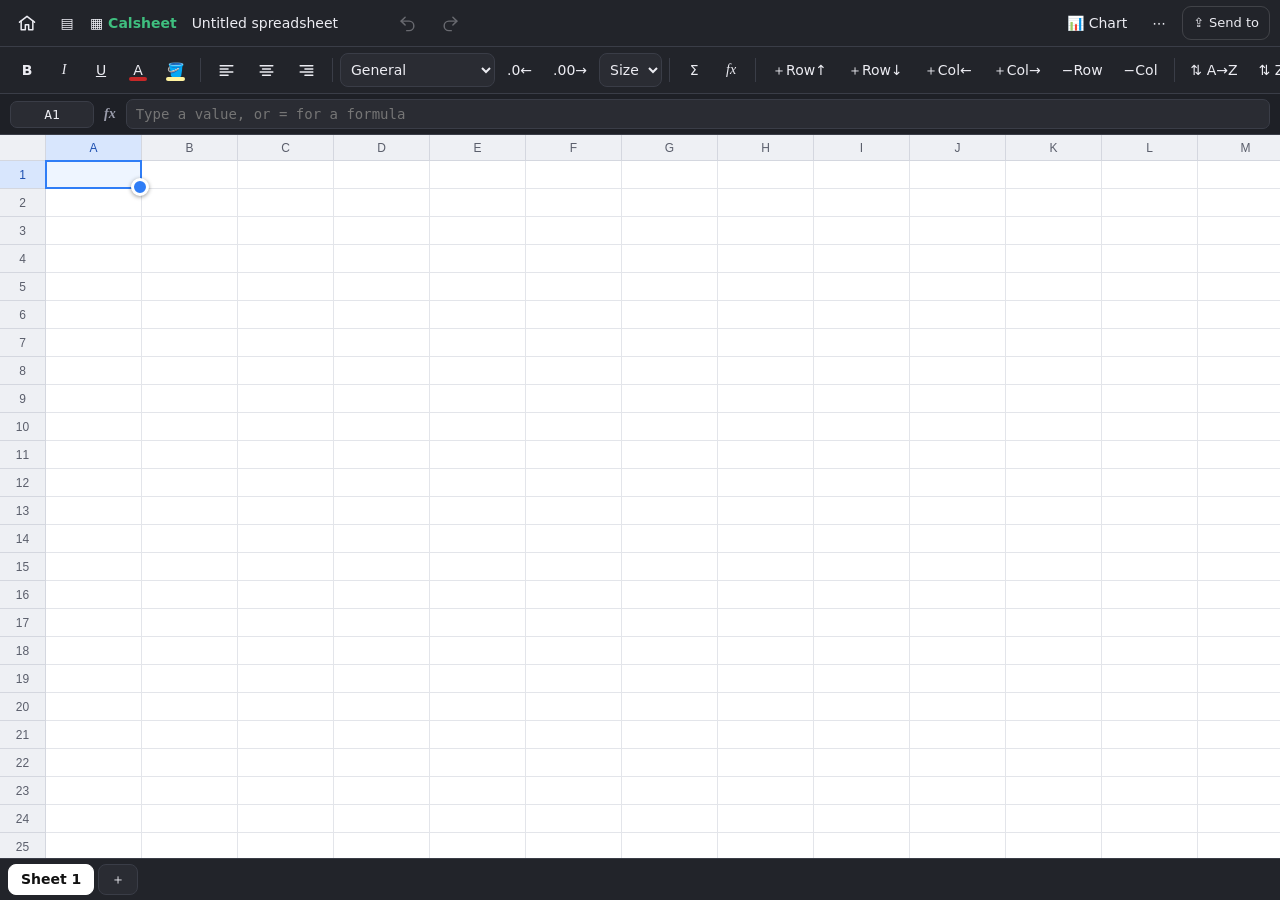
<file: calsheet.html>
<!doctype html>
<html lang="en-GB">
<head>
<meta charset="utf-8">
<meta name="viewport" content="width=device-width, initial-scale=1, viewport-fit=cover, user-scalable=no">
<meta name="apple-mobile-web-app-capable" content="yes">
<title>Calsheet · Psi Phi Studio</title>
<link rel="icon" href="icon.svg" type="image/svg+xml">
<link rel="apple-touch-icon" href="apple-touch-icon.png">
<style>
:root{--bg:#18191d;--bar:#22242a;--panel:#2a2c33;--panel2:#33363e;--ink:#ececf2;--muted:#9a9cab;--rule:#3a3d47;--accent:#3fbf7f;--sel:#2f7df6}
*{box-sizing:border-box}
html,body{margin:0;height:100%;background:var(--bg);color:var(--ink);font:14px/1.35 -apple-system,BlinkMacSystemFont,"SF Pro Text",system-ui,sans-serif;overflow:hidden;-webkit-tap-highlight-color:transparent}
button,select,input{font:inherit;color:inherit}
#app{position:fixed;inset:0;display:flex;flex-direction:column}
#top{display:flex;align-items:center;gap:6px;padding:calc(6px + env(safe-area-inset-top)) 10px 6px;background:var(--bar);border-bottom:1px solid var(--rule)}
.brand{font-weight:700;white-space:nowrap}.brand b{color:var(--accent)}
#bookName{background:transparent;border:1px solid transparent;border-radius:8px;padding:5px 8px;width:200px}
#bookName:focus{border-color:var(--rule);background:var(--panel)}
.grow{flex:1}
.tb{flex:none;display:inline-grid;place-items:center;min-width:34px;height:34px;padding:0 8px;border-radius:8px;border:1px solid transparent;background:transparent;cursor:pointer;white-space:nowrap}
.tb:hover{background:var(--panel2)}
.tb.on{background:var(--panel2);border-color:var(--accent);color:var(--accent)}
.tb:disabled{opacity:.35}
.tb svg{width:19px;height:19px;fill:none;stroke:currentColor;stroke-width:1.8;stroke-linecap:round;stroke-linejoin:round}
#ribbon{display:flex;align-items:center;gap:3px;padding:6px 10px;background:var(--bar);border-bottom:1px solid var(--rule);overflow-x:auto;scrollbar-width:none}
#ribbon::-webkit-scrollbar{display:none}
#ribbon select{background:var(--panel);border:1px solid var(--rule);border-radius:8px;padding:5px 6px;height:34px}
.sep{width:1px;height:24px;background:var(--rule);margin:0 4px;flex:none}
.sw{position:relative}.sw i{position:absolute;left:7px;right:7px;bottom:5px;height:4px;border-radius:2px}
#fbar{display:flex;align-items:center;gap:6px;padding:5px 10px;background:#1e2026;border-bottom:1px solid var(--rule)}
#nameBox{width:84px;text-align:center;background:var(--panel);border:1px solid var(--rule);border-radius:7px;padding:5px;font:13px ui-monospace,Menlo,monospace}
#fx{font:italic 600 14px Georgia,serif;color:var(--muted);padding:0 4px}
#formula{flex:1;background:var(--panel);border:1px solid var(--rule);border-radius:7px;padding:6px 9px;font:14px ui-monospace,Menlo,monospace}
#main{flex:1;display:flex;min-height:0}
#gridWrap{flex:1;overflow:auto;position:relative;background:#fff;-webkit-overflow-scrolling:touch;touch-action:pan-x pan-y}
#gridInner{position:relative;display:inline-block}
#grid{border-collapse:separate;border-spacing:0;table-layout:fixed;color:#1c1c20;font:14px -apple-system,"Helvetica Neue",Arial,sans-serif;-webkit-user-select:none;user-select:none}
#grid th{position:sticky;background:#eef0f4;color:#5a5e6b;font:500 12px -apple-system,sans-serif;border-right:1px solid #d4d7df;border-bottom:1px solid #d4d7df;z-index:2;cursor:pointer}
#grid thead th{top:0;height:26px;text-align:center}
#grid tbody th{left:0;width:46px;text-align:center;z-index:1}
#grid thead th.corner{left:0;z-index:3}
#grid th.hl{background:#d8e6fd;color:#1d4fb0}
#grid td{height:28px;padding:0 6px;border-right:1px solid #e3e5ea;border-bottom:1px solid #e3e5ea;white-space:nowrap;overflow:hidden;text-overflow:ellipsis;cursor:cell;background:#fff}
#grid td.num{text-align:right}
#grid td.err{color:#c62828}
#grid td.bool{text-align:center}
.rz{position:absolute;top:0;right:-4px;width:9px;height:100%;cursor:col-resize;z-index:4;touch-action:none}
#selBox{position:absolute;border:2px solid var(--sel);background:rgba(47,125,246,.08);pointer-events:none;z-index:5}
#selBox .knob{position:absolute;right:-9px;bottom:-9px;width:18px;height:18px;border-radius:50%;background:var(--sel);border:3px solid #fff;pointer-events:auto;touch-action:none;cursor:nwse-resize;box-shadow:0 1px 4px rgba(0,0,0,.4)}
#selBox.lift{box-shadow:0 10px 26px rgba(0,0,0,.35);background:rgba(47,125,246,.16)}
#selBox .edge{position:absolute;pointer-events:auto;cursor:move;touch-action:none}
#selBox .edge.t{left:0;right:0;top:-5px;height:9px}#selBox .edge.b{left:0;right:12px;bottom:-5px;height:9px}#selBox .edge.l{top:0;bottom:0;left:-5px;width:9px}#selBox .edge.r{top:0;bottom:12px;right:-5px;width:9px}
#ghost{position:absolute;border:2px dashed var(--sel);background:rgba(47,125,246,.12);pointer-events:none;z-index:7;display:none}
#actBar{position:absolute;z-index:8;display:none;gap:2px;padding:4px;background:#1c1d22;border-radius:12px;box-shadow:0 10px 26px rgba(0,0,0,.45);white-space:nowrap}
#actBar button{border:0;background:transparent;color:#fff;font:600 13px -apple-system,sans-serif;padding:8px 10px;border-radius:8px;cursor:pointer}
#actBar button:hover,#actBar button:active{background:#33363e}
#actBar i{width:1px;background:#44474f;margin:4px 2px;display:inline-block;align-self:stretch}
#refBox{position:absolute;border:2px dashed #e0782f;pointer-events:none;z-index:5;display:none}
#cellEd{position:absolute;z-index:6;border:2px solid var(--sel);padding:0 5px;font:14px -apple-system,"Helvetica Neue",Arial,sans-serif;color:#111;background:#fff;outline:none;display:none;box-shadow:0 2px 10px rgba(0,0,0,.25)}
#tabs{display:flex;align-items:center;gap:4px;padding:5px 8px calc(5px + env(safe-area-inset-bottom));background:var(--bar);border-top:1px solid var(--rule);overflow-x:auto}
.tab{border:1px solid var(--rule);background:var(--panel);border-radius:8px;padding:5px 12px;cursor:pointer;white-space:nowrap}
.tab.on{background:#fff;color:#111;border-color:#fff;font-weight:600}
#stat{margin-left:auto;color:var(--muted);font-size:12px;white-space:nowrap;padding-left:12px}
#chartPane{width:360px;flex:none;background:var(--panel);border-left:1px solid var(--rule);display:none;flex-direction:column;gap:8px;padding:10px;overflow:auto}
#chartPane.show{display:flex}
#chartPane canvas{width:100%;height:240px;background:#15161a;border-radius:10px}
#chartPane label{display:flex;align-items:center;gap:8px;font-size:13px;color:var(--muted)}
#chartPane label input,#chartPane label select{flex:1;background:var(--panel2);border:1px solid var(--rule);border-radius:7px;padding:5px 7px}
.seg{display:flex;flex-wrap:wrap;gap:3px}
.seg button{border:1px solid var(--rule);background:var(--panel2);border-radius:8px;padding:5px 9px;cursor:pointer;font-size:13px}
.seg button.on{background:var(--accent);border-color:var(--accent);color:#06210f;font-weight:600}
.pop{position:fixed;z-index:30;background:var(--panel);border:1px solid var(--rule);border-radius:14px;box-shadow:0 16px 36px rgba(0,0,0,.5);padding:8px;max-height:calc(100vh - 100px);overflow:auto}
.pop .mi{display:flex;width:100%;gap:10px;align-items:baseline;border:0;background:transparent;padding:8px 10px;border-radius:8px;cursor:pointer;text-align:left}
.pop .mi:hover{background:var(--panel2)}
.pop .mi code{font:600 13px ui-monospace,Menlo,monospace;color:var(--accent);min-width:110px}
.pop .mi small{color:var(--muted)}
.pop .cap{font-size:11px;letter-spacing:.06em;text-transform:uppercase;color:var(--muted);padding:6px 10px 2px}
.pop hr{border:0;border-top:1px solid var(--rule);margin:4px}
.swatches{display:grid;grid-template-columns:repeat(8,26px);gap:5px}
.swatches i{width:26px;height:26px;border-radius:6px;cursor:pointer;border:1px solid rgba(0,0,0,.35)}
.btn{border:1px solid var(--rule);background:var(--panel2);border-radius:9px;padding:7px 12px;cursor:pointer}
.btn.primary{background:var(--accent);border-color:var(--accent);color:#06210f;font-weight:600}
.btn.sm{padding:4px 9px;font-size:12px}
dialog{background:var(--panel);color:var(--ink);border:1px solid var(--rule);border-radius:18px;padding:0;width:min(560px,94vw)}
dialog::backdrop{background:rgba(0,0,0,.55)}
.dlg{padding:18px;display:flex;flex-direction:column;gap:12px}
.dlg h2{margin:0;font-size:19px}
.choice{display:flex;flex-direction:column;gap:8px}
.choice button{padding:12px 14px;border-radius:12px;border:1px solid var(--rule);background:var(--panel2);cursor:pointer;text-align:left}
.choice button.on{border-color:var(--accent);background:#1d3d2c}
.choice b{display:block}.choice small{color:var(--muted)}
.small{font-size:12px;color:var(--muted)}
.row{display:flex;gap:8px;align-items:center;flex-wrap:wrap}
#toast{position:fixed;left:50%;bottom:64px;transform:translateX(-50%);background:rgba(10,10,14,.94);border:1px solid var(--rule);padding:8px 14px;border-radius:999px;font-size:13px;opacity:0;transition:opacity .25s;pointer-events:none;z-index:50;max-width:90vw;text-align:center}
#toast.show{opacity:1}
#gallery{position:fixed;inset:0;background:#131417;z-index:40;padding:16px;padding-top:calc(16px + env(safe-area-inset-top));overflow:auto}
#gallery[hidden]{display:none}
#gallery header{display:flex;align-items:center;gap:10px;margin-bottom:16px}
#gallery h1{margin:0;font-size:26px}
#glist{display:grid;grid-template-columns:repeat(auto-fill,minmax(200px,1fr));gap:14px}
.gcard{background:var(--panel);border:1px solid var(--rule);border-radius:12px;padding:12px;cursor:pointer;position:relative}
.gcard small{color:var(--muted)}
.gcard .del{position:absolute;right:6px;top:6px;border:0;border-radius:999px;width:28px;height:28px;background:rgba(0,0,0,.5);color:#fff;cursor:pointer}
body.embed #galleryBtn{display:none}
@media (max-width:760px){#chartPane{position:fixed;right:0;top:120px;bottom:50px;z-index:20;width:min(360px,92vw)}#bookName{width:120px}}
</style>
</head>
<body>
<div id="app">
  <header id="top">
    <button class="tb" id="galleryBtn" title="All spreadsheets">▤</button>
    <span class="brand">▦ <b>Calsheet</b></span>
    <input id="bookName" aria-label="Spreadsheet name" maxlength="60">
    <button class="tb" id="undoBtn" title="Undo (two-finger tap)"><svg viewBox="0 0 24 24"><path d="M9 14L4 9l5-5"/><path d="M4 9h10a6 6 0 0 1 0 12h-3"/></svg></button>
    <button class="tb" id="redoBtn" title="Redo (three-finger tap)"><svg viewBox="0 0 24 24"><path d="M15 14l5-5-5-5"/><path d="M20 9H10a6 6 0 0 0 0 12h3"/></svg></button>
    <span class="grow"></span>
    <button class="tb" id="chartBtn" title="Chart from the selected cells">📊 Chart</button>
    <button class="tb" id="menuBtn" title="Spreadsheet">⋯</button>
  </header>
  <div id="ribbon"></div>
  <div id="fbar"><input id="nameBox" aria-label="Cell" title="Type a cell or range, e.g. B4 or A1:C10"><span id="fx">fx</span><input id="formula" aria-label="Contents" autocomplete="off" autocapitalize="off" spellcheck="false" placeholder="Type a value, or = for a formula"></div>
  <div id="main">
    <div id="gridWrap"><div id="gridInner"><table id="grid"></table><div id="selBox"><span class="edge t" title="Drag to move"></span><span class="edge b" title="Drag to move"></span><span class="edge l" title="Drag to move"></span><span class="edge r" title="Drag to move"></span><span class="knob" title="Drag to select more cells"></span></div><div id="ghost"></div><div id="actBar" role="toolbar" aria-label="Cell actions"></div><div id="refBox"></div><input id="cellEd" autocomplete="off" autocapitalize="off" spellcheck="false"></div></div>
    <aside id="chartPane"></aside>
  </div>
  <div id="tabs"></div>
</div>
<div id="gallery" hidden><header><h1>▦ Calsheet</h1><span class="grow"></span><button class="btn primary" id="gNew">＋ New spreadsheet</button></header><div id="glist"></div></div>
<div id="toast" role="status"></div>
<script src="hub.js"></script>
<script>
'use strict';
(() => {
  const $ = s => document.querySelector(s);
  const h = (tag, attrs, ...kids) => { const e = document.createElement(tag); for (const [k, v] of Object.entries(attrs || {})) { if (v == null || v === false) continue; if (k.startsWith('on')) e.addEventListener(k.slice(2), v); else if (k === 'class') e.className = v; else if (k === 'style') e.style.cssText = v; else if (k in e && k !== 'list') try { e[k] = v; } catch (x) { e.setAttribute(k, v); } else e.setAttribute(k, v); } for (const c of kids.flat()) if (c != null) e.append(c.nodeType ? c : String(c)); return e; };
  const clamp = (v, a, b) => Math.max(a, Math.min(b, v));
  const uid = () => Date.now().toString(36) + Math.random().toString(36).slice(2, 7);
  let tt = 0; const toast = (m, ms) => { const t = $('#toast'); t.textContent = m; t.classList.add('show'); clearTimeout(tt); tt = setTimeout(() => t.classList.remove('show'), ms || 2200); };
  const QS = new URLSearchParams(location.search), EMBED = QS.has('embed');
  if (EMBED) document.body.classList.add('embed');

  /* ================= addresses ================= */
  const colName = i => { let s = ''; i++; while (i > 0) { const m = (i - 1) % 26; s = String.fromCharCode(65 + m) + s; i = Math.floor((i - 1) / 26); } return s; };
  const colIndex = s => { let n = 0; for (const ch of s.toUpperCase()) n = n * 26 + ch.charCodeAt(0) - 64; return n - 1; };
  const addr = (r, c) => colName(c) + (r + 1);
  const parseAddr = a => { const m = /^\$?([A-Za-z]{1,3})\$?(\d+)$/.exec(a); return m ? { r: +m[2] - 1, c: colIndex(m[1]) } : null; };

  /* ================= book ================= */
  let book = null, sh = null;     // current sheet
  const newSheet = name => ({ id: 'S' + uid(), name, cells: {}, cw: {}, nr: 200, nc: 26 });
  const newBook = () => ({ id: 'book_' + uid(), name: 'Untitled spreadsheet', sheets: [newSheet('Sheet 1')], active: 0, chart: { kind: 'bar', title: '', xl: '', yl: '' }, created: Date.now(), updated: Date.now() });
  const cellAt = (s, r, c) => s.cells[addr(r, c)];
  const sheetByName = n => book.sheets.find(s => s.name.toLowerCase() === String(n).toLowerCase());

  /* ================= formula engine ================= */
  class Err { constructor(e) { this.e = e; } toString() { return this.e; } }
  const E = { div: new Err('#DIV/0!'), val: new Err('#VALUE!'), ref: new Err('#REF!'), name: new Err('#NAME?'), na: new Err('#N/A'), num: new Err('#NUM!'), cyc: new Err('#CYCLE!') };
  const isErr = v => v instanceof Err;
  function tokenize(src) {
    const T = []; let i = 0;
    const RE_REF = /^(?:('(?:[^']|'')+'|[A-Za-z_][\w.]*)!)?(\$?[A-Za-z]{1,3}\$?\d+)(?::(\$?[A-Za-z]{1,3}\$?\d+))?/;
    while (i < src.length) {
      const ch = src[i];
      if (/\s/.test(ch)) { i++; continue; }
      if (ch === '"') { let j = i + 1, s = ''; while (j < src.length) { if (src[j] === '"') { if (src[j + 1] === '"') { s += '"'; j += 2; continue; } break; } s += src[j++]; } T.push({ t: 'str', v: s }); i = j + 1; continue; }
      const num = /^(\d+\.?\d*|\.\d+)(e[+-]?\d+)?/i.exec(src.slice(i)); if (num && !/[A-Za-z_]/.test(src[i + num[0].length] || '')) { T.push({ t: 'num', v: parseFloat(num[0]) }); i += num[0].length; continue; }
      const rest = src.slice(i), rm = RE_REF.exec(rest);
      if (rm && !/^[\w(]/.test(rest.slice(rm[0].length)) ) { T.push({ t: 'ref', sheet: rm[1] ? rm[1].replace(/^'|'$/g, '').replace(/''/g, "'") : null, a: rm[2], b: rm[3] || null }); i += rm[0].length; continue; }
      const id = /^[A-Za-z_][\w.]*/.exec(rest);
      if (id) { const w = id[0].toUpperCase(); i += id[0].length; if (src[i] === '(') { T.push({ t: 'fn', v: w }); i++; } else if (w === 'TRUE' || w === 'FALSE') T.push({ t: 'bool', v: w === 'TRUE' }); else T.push({ t: 'name', v: w }); continue; }
      const two = src.substr(i, 2); if (['<=', '>=', '<>'].includes(two)) { T.push({ t: 'op', v: two }); i += 2; continue; }
      if ('+-*/^&=<>(),%:;'.includes(ch)) { T.push({ t: ch === '(' || ch === ')' || ch === ',' || ch === ';' ? ch === ';' ? ',' : ch : 'op', v: ch }); i++; continue; }
      throw E.name;
    }
    return T;
  }
  function parse(src) {
    const T = tokenize(src); let p = 0;
    const peek = () => T[p], next = () => T[p++], isOp = (...o) => T[p] && T[p].t === 'op' && o.includes(T[p].v);
    const cmp = () => { let a = cat(); while (isOp('=', '<>', '<', '>', '<=', '>=')) { const o = next().v; a = { k: 'bin', o, a, b: cat() }; } return a; };
    const cat = () => { let a = add(); while (isOp('&')) { next(); a = { k: 'bin', o: '&', a, b: add() }; } return a; };
    const add = () => { let a = mul(); while (isOp('+', '-')) { const o = next().v; a = { k: 'bin', o, a, b: mul() }; } return a; };
    const mul = () => { let a = pow(); while (isOp('*', '/')) { const o = next().v; a = { k: 'bin', o, a, b: pow() }; } return a; };
    const pow = () => { let a = un(); while (isOp('^')) { next(); a = { k: 'bin', o: '^', a, b: un() }; } return a; };
    const un = () => { if (isOp('-')) { next(); return { k: 'neg', a: un() }; } if (isOp('+')) { next(); return un(); } let a = prim(); while (isOp('%')) { next(); a = { k: 'pct', a }; } return a; };
    const prim = () => {
      const t = next(); if (!t) throw E.val;
      if (t.t === 'num') return { k: 'num', v: t.v }; if (t.t === 'str') return { k: 'str', v: t.v }; if (t.t === 'bool') return { k: 'bool', v: t.v };
      if (t.t === 'ref') return { k: 'ref', sheet: t.sheet, a: t.a, b: t.b };
      if (t.t === 'name') return { k: 'name', v: t.v };
      if (t.t === '(') { const e = cmp(); if (!peek() || next().t !== ')') throw E.val; return e; }
      if (t.t === 'fn') { const args = []; if (peek() && peek().t === ')') { next(); return { k: 'fn', v: t.v, args }; } for (; ;) { if (peek() && (peek().t === ',' || peek().t === ')')) args.push({ k: 'blank' }); else args.push(cmp()); const s = next(); if (!s) throw E.val; if (s.t === ')') break; if (s.t !== ',') throw E.val; } return { k: 'fn', v: t.v, args }; }
      throw E.val;
    };
    const e = cmp(); if (p < T.length) throw E.val; return e;
  }
  const astCache = new Map();
  const astOf = src => { let a = astCache.get(src); if (!a) { try { a = parse(src); } catch (e) { a = { k: 'err', e: isErr(e) ? e : E.val }; } if (astCache.size > 5000) astCache.clear(); astCache.set(src, a); } return a; };
  // values: number | string | boolean | Err | null (blank) | {arr:[[...]]}
  let memo = new Map(), visiting = new Set();
  function literal(raw) {
    if (raw == null || raw === '') return null;
    const s = String(raw).trim();
    if (/^[-+]?(\d+\.?\d*|\.\d+)(e[-+]?\d+)?$/i.test(s)) return parseFloat(s);
    if (/^[-+]?\d+(\.\d+)?%$/.test(s)) return parseFloat(s) / 100;
    if (/^(true|false)$/i.test(s)) return /^true$/i.test(s);
    return String(raw);
  }
  function valueOf(sheet, r, c) {
    const key = sheet.id + '|' + r + '|' + c; if (memo.has(key)) return memo.get(key);
    const cell = sheet.cells[addr(r, c)]; if (!cell || cell.v == null || cell.v === '') return null;
    let v;
    if (typeof cell.v === 'string' && cell.v[0] === '=' && cell.v.length > 1) {
      if (visiting.has(key)) return E.cyc; visiting.add(key);
      try { v = evalNode(astOf(cell.v.slice(1)), sheet); if (v && v.arr) v = v.arr[0] ? v.arr[0][0] : null; if (v == null) v = 0; } catch (e) { v = isErr(e) ? e : E.val; }
      visiting.delete(key);
    } else v = literal(cell.v);
    memo.set(key, v); return v;
  }
  function rangeVals(sheet, a, b) {
    const A = parseAddr(a), B = b ? parseAddr(b) : A; if (!A || !B) throw E.ref;
    const r0 = Math.min(A.r, B.r), r1 = Math.max(A.r, B.r), c0 = Math.min(A.c, B.c), c1 = Math.max(A.c, B.c), arr = [];
    for (let r = r0; r <= r1; r++) { const row = []; for (let c = c0; c <= c1; c++) row.push(valueOf(sheet, r, c)); arr.push(row); }
    return { arr };
  }
  const toNum = v => { if (isErr(v)) throw v; if (v == null || v === '') return 0; if (typeof v === 'boolean') return v ? 1 : 0; if (typeof v === 'number') return v; const n = literal(v); if (typeof n === 'number') return n; const d = parseDate(v); if (d != null) return d; throw E.val; };
  const toStr = v => { if (isErr(v)) throw v; if (v == null) return ''; if (typeof v === 'boolean') return v ? 'TRUE' : 'FALSE'; if (typeof v === 'number') return fmtGeneral(v); return String(v); };
  const toBool = v => { if (isErr(v)) throw v; if (typeof v === 'string') { if (/^true$/i.test(v)) return true; if (/^false$/i.test(v)) return false; throw E.val; } return !!v; };
  const scalar = v => v && v.arr ? (v.arr[0] ? v.arr[0][0] : null) : v;
  function evalNode(n, sheet) {
    switch (n.k) {
      case 'num': case 'str': case 'bool': return n.v;
      case 'blank': return null;
      case 'err': throw n.e;
      case 'name': throw E.name;
      case 'ref': { const s = n.sheet ? sheetByName(n.sheet) : sheet; if (!s) throw E.ref; if (n.b) return rangeVals(s, n.a, n.b); const A = parseAddr(n.a); if (!A) throw E.ref; const v = valueOf(s, A.r, A.c); if (isErr(v)) throw v; return v; }
      case 'neg': return -toNum(scalar(evalNode(n.a, sheet)));
      case 'pct': return toNum(scalar(evalNode(n.a, sheet))) / 100;
      case 'bin': {
        const a = scalar(evalNode(n.a, sheet)), b = scalar(evalNode(n.b, sheet));
        switch (n.o) {
          case '+': return toNum(a) + toNum(b); case '-': return toNum(a) - toNum(b); case '*': return toNum(a) * toNum(b);
          case '/': { const d = toNum(b); if (d === 0) throw E.div; return toNum(a) / d; }
          case '^': { const r = Math.pow(toNum(a), toNum(b)); if (!isFinite(r)) throw E.num; return r; }
          case '&': return toStr(a) + toStr(b);
          default: { if (isErr(a)) throw a; if (isErr(b)) throw b; const A = a == null ? (typeof b === 'string' ? '' : 0) : a, B = b == null ? (typeof a === 'string' ? '' : 0) : b; let c; if (typeof A === 'string' && typeof B === 'string') c = A.toLowerCase() < B.toLowerCase() ? -1 : A.toLowerCase() > B.toLowerCase() ? 1 : 0; else if (typeof A === 'string') c = 1; else if (typeof B === 'string') c = -1; else c = A < B ? -1 : A > B ? 1 : 0; return { '=': c === 0, '<>': c !== 0, '<': c < 0, '>': c > 0, '<=': c <= 0, '>=': c >= 0 }[n.o]; }
        }
      }
      case 'fn': {
        const F = FN[n.v]; if (!F) throw E.name;
        if (F.lazy) return F(n.args, sheet);
        return F(...n.args.map(a => evalNode(a, sheet)));
      }
    }
    throw E.val;
  }
  // helpers for functions
  const flat = args => { const out = []; for (const a of args) { if (a && a.arr) for (const row of a.arr) for (const v of row) out.push({ v, fromRange: true }); else out.push({ v: a, fromRange: false }); } return out; };
  const nums = args => { const out = []; for (const { v, fromRange } of flat(args)) { if (isErr(v)) throw v; if (fromRange) { if (typeof v === 'number') out.push(v); } else if (v != null) out.push(toNum(v)); } return out; };
  const vecs = a => (a && a.arr ? a.arr.flat() : [a]);
  const crit = c => {
    if (typeof c === 'number') return v => typeof v === 'number' && v === c;
    const s = String(c ?? ''), m = /^(<=|>=|<>|<|>|=)?(.*)$/.exec(s), op = m[1] || '=', rhs = m[2], n = literal(rhs);
    if (typeof n === 'number') return v => { const x = typeof v === 'number' ? v : literal(v); if (typeof x !== 'number') return op === '<>'; return { '=': x === n, '<>': x !== n, '<': x < n, '>': x > n, '<=': x <= n, '>=': x >= n }[op]; };
    const re = new RegExp('^' + rhs.replace(/[.+^${}()|[\]\\]/g, '\\$&').replace(/\*/g, '.*').replace(/\?/g, '.') + '$', 'i');
    return v => { const t = v == null ? '' : String(v); return op === '<>' ? !re.test(t) : op === '=' ? re.test(t) : false; };
  };
  const mean = a => a.reduce((s, x) => s + x, 0) / a.length;
  const variance = (a, pop) => { if (a.length < (pop ? 1 : 2)) throw E.div; const m = mean(a); return a.reduce((s, x) => s + (x - m) ** 2, 0) / (a.length - (pop ? 0 : 1)); };
  const pairs = (A, B) => { const x = vecs(A), y = vecs(B); if (x.length !== y.length) throw E.na; const X = [], Y = []; for (let i = 0; i < x.length; i++) if (typeof x[i] === 'number' && typeof y[i] === 'number') { X.push(x[i]); Y.push(y[i]); } return [X, Y]; };
  const lnGamma = z => { const g = [676.5203681218851, -1259.1392167224028, 771.32342877765313, -176.61502916214059, 12.507343278686905, -0.13857109526572012, 9.9843695780195716e-6, 1.5056327351493116e-7]; if (z < 0.5) return Math.log(Math.PI / Math.abs(Math.sin(Math.PI * z))) - lnGamma(1 - z); z -= 1; let x = 0.99999999999980993; for (let i = 0; i < 8; i++) x += g[i] / (z + i + 1); const t = z + 7.5; return 0.5 * Math.log(2 * Math.PI) + (z + 0.5) * Math.log(t) - t + Math.log(x); };
  function betacf(a, b, x) { let qab = a + b, qap = a + 1, qam = a - 1, c = 1, d = 1 - qab * x / qap; if (Math.abs(d) < 1e-30) d = 1e-30; d = 1 / d; let hh = d; for (let m = 1; m <= 200; m++) { const m2 = 2 * m; let aa = m * (b - m) * x / ((qam + m2) * (a + m2)); d = 1 + aa * d; if (Math.abs(d) < 1e-30) d = 1e-30; c = 1 + aa / c; if (Math.abs(c) < 1e-30) c = 1e-30; d = 1 / d; hh *= d * c; aa = -(a + m) * (qab + m) * x / ((a + m2) * (qap + m2)); d = 1 + aa * d; if (Math.abs(d) < 1e-30) d = 1e-30; c = 1 + aa / c; if (Math.abs(c) < 1e-30) c = 1e-30; d = 1 / d; const del = d * c; hh *= del; if (Math.abs(del - 1) < 3e-14) break; } return hh; }
  const ibeta = (x, a, b) => { if (x <= 0) return 0; if (x >= 1) return 1; const bt = Math.exp(lnGamma(a + b) - lnGamma(a) - lnGamma(b) + a * Math.log(x) + b * Math.log(1 - x)); return x < (a + 1) / (a + b + 2) ? bt * betacf(a, b, x) / a : 1 - bt * betacf(b, a, 1 - x) / b; };
  const tTwoTail = (t, df) => ibeta(df / (df + t * t), df / 2, 0.5);
  const erf = x => { const s = Math.sign(x); x = Math.abs(x); const t = 1 / (1 + 0.3275911 * x), y = 1 - (((((1.061405429 * t - 1.453152027) * t) + 1.421413741) * t - 0.284496736) * t + 0.254829592) * t * Math.exp(-x * x); return s * y; };
  const normCdf = z => 0.5 * (1 + erf(z / Math.SQRT2));
  const normInv = p => { if (p <= 0 || p >= 1) throw E.num; const a = [-3.969683028665376e1, 2.209460984245205e2, -2.759285104469687e2, 1.383577518672690e2, -3.066479806614716e1, 2.506628277459239], b = [-5.447609879822406e1, 1.615858368580409e2, -1.556989798598866e2, 6.680131188771972e1, -1.328068155288572e1], c = [-7.784894002430293e-3, -3.223964580411365e-1, -2.400758277161838, -2.549732539343734, 4.374664141464968, 2.938163982698783], d = [7.784695709041462e-3, 3.224671290700398e-1, 2.445134137142996, 3.754408661907416]; const pl = 0.02425; let q, r; if (p < pl) { q = Math.sqrt(-2 * Math.log(p)); return (((((c[0] * q + c[1]) * q + c[2]) * q + c[3]) * q + c[4]) * q + c[5]) / ((((d[0] * q + d[1]) * q + d[2]) * q + d[3]) * q + 1); } if (p <= 1 - pl) { q = p - 0.5; r = q * q; return (((((a[0] * r + a[1]) * r + a[2]) * r + a[3]) * r + a[4]) * r + a[5]) * q / (((((b[0] * r + b[1]) * r + b[2]) * r + b[3]) * r + b[4]) * r + 1); } q = Math.sqrt(-2 * Math.log(1 - p)); return -(((((c[0] * q + c[1]) * q + c[2]) * q + c[3]) * q + c[4]) * q + c[5]) / ((((d[0] * q + d[1]) * q + d[2]) * q + d[3]) * q + 1); };
  // dates are day numbers (1 = 1 Jan 1900, as in other spreadsheets)
  const EPOCH = Date.UTC(1899, 11, 30), DAY = 864e5;
  const serial = (y, m, d) => (Date.UTC(y, m - 1, d) - EPOCH) / DAY;
  const fromSerial = n => new Date(EPOCH + Math.round(n * DAY));
  function parseDate(s) { s = String(s).trim(); let m = /^(\d{1,2})[\/.-](\d{1,2})[\/.-](\d{2,4})$/.exec(s); if (m) { let y = +m[3]; if (y < 100) y += 2000; return serial(y, +m[2], +m[1]); } m = /^(\d{4})-(\d{1,2})-(\d{1,2})$/.exec(s); if (m) return serial(+m[1], +m[2], +m[3]); return null; }
  const lazyIf = (args, s) => { const c = toBool(scalar(evalNode(args[0], s))); return evalNode(c ? args[1] : (args[2] || { k: 'bool', v: false }), s); };
  lazyIf.lazy = true;
  const lazyIfErr = (args, s) => { try { const v = evalNode(args[0], s); if (isErr(scalar(v))) throw scalar(v); return v; } catch (e) { if (isErr(e)) return evalNode(args[1], s); throw e; } };
  lazyIfErr.lazy = true;
  const lookupIdx = (x, list, exact) => { x = scalar(x); if (exact) { const xs = typeof x === 'string' ? x.toLowerCase() : x; const i = list.findIndex(v => (typeof v === 'string' ? v.toLowerCase() : v) === xs); if (i < 0) throw E.na; return i; } let best = -1; for (let i = 0; i < list.length; i++) { if (typeof list[i] === typeof x && list[i] <= x) best = i; } if (best < 0) throw E.na; return best; };
  const FN = {
    SUM: (...a) => nums(a).reduce((s, x) => s + x, 0), AVERAGE: (...a) => { const n = nums(a); if (!n.length) throw E.div; return mean(n); }, MIN: (...a) => { const n = nums(a); return n.length ? Math.min(...n) : 0; }, MAX: (...a) => { const n = nums(a); return n.length ? Math.max(...n) : 0; },
    COUNT: (...a) => flat(a).filter(({ v }) => typeof v === 'number').length, COUNTA: (...a) => flat(a).filter(({ v }) => v != null && v !== '').length, COUNTBLANK: (...a) => flat(a).filter(({ v }) => v == null || v === '').length,
    PRODUCT: (...a) => nums(a).reduce((s, x) => s * x, 1), SUMSQ: (...a) => nums(a).reduce((s, x) => s + x * x, 0),
    MEDIAN: (...a) => { const n = nums(a).sort((x, y) => x - y); if (!n.length) throw E.num; const m = n.length >> 1; return n.length % 2 ? n[m] : (n[m - 1] + n[m]) / 2; },
    MODE: (...a) => { const n = nums(a), f = new Map(); let best = null, bc = 1; for (const x of n) { const c = (f.get(x) || 0) + 1; f.set(x, c); if (c > bc) { bc = c; best = x; } } if (best == null) throw E.na; return best; },
    STDEV: (...a) => Math.sqrt(variance(nums(a))), 'STDEV.S': (...a) => Math.sqrt(variance(nums(a))), 'STDEV.P': (...a) => Math.sqrt(variance(nums(a), true)), STDEVP: (...a) => Math.sqrt(variance(nums(a), true)),
    VAR: (...a) => variance(nums(a)), 'VAR.S': (...a) => variance(nums(a)), 'VAR.P': (...a) => variance(nums(a), true),
    GEOMEAN: (...a) => { const n = nums(a); if (n.some(x => x <= 0)) throw E.num; return Math.exp(mean(n.map(Math.log))); },
    SEM: (...a) => { const n = nums(a); return Math.sqrt(variance(n)) / Math.sqrt(n.length); },
    LARGE: (r, k) => { const n = nums([r]).sort((x, y) => y - x), i = toNum(k) - 1; if (i < 0 || i >= n.length) throw E.num; return n[i]; }, SMALL: (r, k) => { const n = nums([r]).sort((x, y) => x - y), i = toNum(k) - 1; if (i < 0 || i >= n.length) throw E.num; return n[i]; },
    RANK: (x, r, o) => { const n = nums([r]), v = toNum(x), asc = o != null && toNum(o) !== 0; const s = n.slice().sort((a, b) => asc ? a - b : b - a), i = s.indexOf(v); if (i < 0) throw E.na; return i + 1; },
    IF: lazyIf, IFERROR: lazyIfErr, AND: (...a) => flat(a).every(({ v }) => toBool(v)), OR: (...a) => flat(a).some(({ v }) => toBool(v)), NOT: a => !toBool(scalar(a)), XOR: (...a) => flat(a).filter(({ v }) => toBool(v)).length % 2 === 1,
    ROUND: (x, d) => { const k = Math.pow(10, toNum(d)); return Math.round(toNum(x) * k + (toNum(x) >= 0 ? 1e-9 : -1e-9)) / k; }, ROUNDUP: (x, d) => { const k = Math.pow(10, toNum(d)), v = toNum(x); return Math.sign(v) * Math.ceil(Math.abs(v) * k - 1e-9) / k; }, ROUNDDOWN: (x, d) => { const k = Math.pow(10, toNum(d)), v = toNum(x); return Math.sign(v) * Math.floor(Math.abs(v) * k + 1e-9) / k; },
    INT: x => Math.floor(toNum(x)), TRUNC: x => Math.trunc(toNum(x)), ABS: x => Math.abs(toNum(x)), SIGN: x => Math.sign(toNum(x)),
    SQRT: x => { const v = toNum(x); if (v < 0) throw E.num; return Math.sqrt(v); }, POWER: (x, y) => Math.pow(toNum(x), toNum(y)), EXP: x => Math.exp(toNum(x)),
    LN: x => { const v = toNum(x); if (v <= 0) throw E.num; return Math.log(v); }, LOG10: x => { const v = toNum(x); if (v <= 0) throw E.num; return Math.log10(v); }, LOG: (x, b) => { const v = toNum(x), B = b == null ? 10 : toNum(b); if (v <= 0 || B <= 0) throw E.num; return Math.log(v) / Math.log(B); },
    PI: () => Math.PI, MOD: (x, y) => { const d = toNum(y); if (d === 0) throw E.div; const v = toNum(x); return v - d * Math.floor(v / d); }, CEILING: (x, s) => { const k = s == null ? 1 : toNum(s); return Math.ceil(toNum(x) / k) * k; }, FLOOR: (x, s) => { const k = s == null ? 1 : toNum(s); return Math.floor(toNum(x) / k) * k; },
    FACT: x => { let n = Math.floor(toNum(x)), f = 1; if (n < 0) throw E.num; while (n > 1) f *= n--; return f; }, RAND: () => Math.random(), RANDBETWEEN: (a, b) => Math.floor(toNum(a) + Math.random() * (toNum(b) - toNum(a) + 1)),
    SIN: x => Math.sin(toNum(x)), COS: x => Math.cos(toNum(x)), TAN: x => Math.tan(toNum(x)), ASIN: x => Math.asin(toNum(x)), ACOS: x => Math.acos(toNum(x)), ATAN: x => Math.atan(toNum(x)), ATAN2: (x, y) => Math.atan2(toNum(y), toNum(x)), DEGREES: x => toNum(x) * 180 / Math.PI, RADIANS: x => toNum(x) * Math.PI / 180,
    COUNTIF: (r, c) => { const f = crit(scalar(c)); return vecs(r).filter(f).length; },
    SUMIF: (r, c, s) => { const f = crit(scalar(c)), R = vecs(r), S = s ? vecs(s) : R; let t = 0; R.forEach((v, i) => { if (f(v) && typeof S[i] === 'number') t += S[i]; }); return t; },
    AVERAGEIF: (r, c, s) => { const f = crit(scalar(c)), R = vecs(r), S = s ? vecs(s) : R, v2 = []; R.forEach((v, i) => { if (f(v) && typeof S[i] === 'number') v2.push(S[i]); }); if (!v2.length) throw E.div; return mean(v2); },
    COUNTIFS: (...a) => { const n = vecs(a[0]).length; let ok = new Array(n).fill(true); for (let k = 0; k < a.length; k += 2) { const f = crit(scalar(a[k + 1])), R = vecs(a[k]); ok = ok.map((o, i) => o && f(R[i])); } return ok.filter(Boolean).length; },
    SUMIFS: (s, ...a) => { const S = vecs(s); let ok = new Array(S.length).fill(true); for (let k = 0; k < a.length; k += 2) { const f = crit(scalar(a[k + 1])), R = vecs(a[k]); ok = ok.map((o, i) => o && f(R[i])); } return S.reduce((t, v, i) => t + (ok[i] && typeof v === 'number' ? v : 0), 0); },
    LEN: s => toStr(scalar(s)).length, UPPER: s => toStr(scalar(s)).toUpperCase(), LOWER: s => toStr(scalar(s)).toLowerCase(), PROPER: s => toStr(scalar(s)).toLowerCase().replace(/(^|[^a-z’'])([a-z])/g, (m, a, b) => a + b.toUpperCase()), TRIM: s => toStr(scalar(s)).trim().replace(/\s+/g, ' '),
    LEFT: (s, n) => toStr(scalar(s)).slice(0, n == null ? 1 : toNum(n)), RIGHT: (s, n) => { const t = toStr(scalar(s)), k = n == null ? 1 : toNum(n); return k ? t.slice(-k) : ''; }, MID: (s, a, n) => toStr(scalar(s)).substr(toNum(a) - 1, toNum(n)),
    FIND: (f, s, st) => { const i = toStr(scalar(s)).indexOf(toStr(scalar(f)), st ? toNum(st) - 1 : 0); if (i < 0) throw E.val; return i + 1; }, SEARCH: (f, s, st) => { const i = toStr(scalar(s)).toLowerCase().indexOf(toStr(scalar(f)).toLowerCase(), st ? toNum(st) - 1 : 0); if (i < 0) throw E.val; return i + 1; },
    SUBSTITUTE: (s, a, b) => toStr(scalar(s)).split(toStr(scalar(a))).join(toStr(scalar(b))), REPT: (s, n) => toStr(scalar(s)).repeat(Math.max(0, toNum(n))),
    CONCAT: (...a) => flat(a).map(({ v }) => toStr(v)).join(''), CONCATENATE: (...a) => flat(a).map(({ v }) => toStr(v)).join(''), TEXTJOIN: (d, ig, ...a) => flat(a).map(({ v }) => v).filter(v => !(toBool(ig) && (v == null || v === ''))).map(toStr).join(toStr(scalar(d))),
    TEXT: (v, f) => formatWith(toNum(scalar(v)), toStr(scalar(f))), VALUE: s => toNum(scalar(s)), T: s => typeof scalar(s) === 'string' ? scalar(s) : '',
    DATE: (y, m, d) => serial(toNum(y), toNum(m), toNum(d)), TODAY: () => Math.floor((Date.now() - new Date().getTimezoneOffset() * 6e4 - EPOCH) / DAY), NOW: () => (Date.now() - new Date().getTimezoneOffset() * 6e4 - EPOCH) / DAY,
    YEAR: d => fromSerial(toNum(d)).getUTCFullYear(), MONTH: d => fromSerial(toNum(d)).getUTCMonth() + 1, DAY: d => fromSerial(toNum(d)).getUTCDate(), WEEKDAY: d => fromSerial(toNum(d)).getUTCDay() + 1, DAYS: (a, b) => Math.round(toNum(a) - toNum(b)),
    VLOOKUP: (x, r, c, ap) => { const A = r.arr, ci = toNum(c) - 1; if (!A || ci < 0 || ci >= A[0].length) throw E.ref; const i = lookupIdx(x, A.map(row => row[0]), ap != null && !toBool(scalar(ap))); return A[i][ci]; },
    HLOOKUP: (x, r, c, ap) => { const A = r.arr, ri = toNum(c) - 1; if (!A || ri < 0 || ri >= A.length) throw E.ref; const i = lookupIdx(x, A[0], ap != null && !toBool(scalar(ap))); return A[ri][i]; },
    INDEX: (r, i, j) => { const A = r.arr || [[r]], ri = toNum(i) - 1, cj = j == null ? 0 : toNum(j) - 1; const rr = A.length === 1 && j == null ? 0 : ri, cc = A.length === 1 && j == null ? ri : cj; if (!A[rr] || A[rr][cc] === undefined) throw E.ref; return A[rr][cc]; },
    MATCH: (x, r, t) => lookupIdx(x, vecs(r), t != null && toNum(t) === 0) + 1,
    XLOOKUP: (x, l, r, nf) => { try { const i = lookupIdx(x, vecs(l), true); return vecs(r)[i]; } catch (e) { if (nf !== undefined && nf !== null) return scalar(nf); throw e; } },
    SUMPRODUCT: (...a) => { const V = a.map(vecs), n = V[0].length; let t = 0; for (let i = 0; i < n; i++) t += V.reduce((p, v) => p * (typeof v[i] === 'number' ? v[i] : 0), 1); return t; },
    CORREL: (a, b) => { const [X, Y] = pairs(a, b), mx = mean(X), my = mean(Y); let sxy = 0, sx = 0, sy = 0; for (let i = 0; i < X.length; i++) { sxy += (X[i] - mx) * (Y[i] - my); sx += (X[i] - mx) ** 2; sy += (Y[i] - my) ** 2; } if (!sx || !sy) throw E.div; return sxy / Math.sqrt(sx * sy); },
    SLOPE: (ys, xs) => { const [Y, X] = pairs(ys, xs), mx = mean(X), my = mean(Y); let n = 0, d = 0; for (let i = 0; i < X.length; i++) { n += (X[i] - mx) * (Y[i] - my); d += (X[i] - mx) ** 2; } if (!d) throw E.div; return n / d; },
    INTERCEPT: (ys, xs) => { const [Y, X] = pairs(ys, xs); return mean(Y) - FN.SLOPE(ys, xs) * mean(X); },
    'FORECAST.LINEAR': (x, ys, xs) => FN.INTERCEPT(ys, xs) + FN.SLOPE(ys, xs) * toNum(scalar(x)),
    'COVARIANCE.S': (a, b) => { const [X, Y] = pairs(a, b), mx = mean(X), my = mean(Y); return X.reduce((s, x, i) => s + (x - mx) * (Y[i] - my), 0) / (X.length - 1); },
    'T.TEST': (a, b, tails, type) => { const X = nums([a]), Y = nums([b]), tl = toNum(tails), ty = toNum(type); let t, df;
      if (ty === 1) { const [P, Q] = pairs(a, b), D = P.map((x, i) => x - Q[i]); df = D.length - 1; t = mean(D) / Math.sqrt(variance(D) / D.length); }
      else if (ty === 2) { df = X.length + Y.length - 2; const sp = ((X.length - 1) * variance(X) + (Y.length - 1) * variance(Y)) / df; t = (mean(X) - mean(Y)) / Math.sqrt(sp * (1 / X.length + 1 / Y.length)); }
      else { const vx = variance(X) / X.length, vy = variance(Y) / Y.length; t = (mean(X) - mean(Y)) / Math.sqrt(vx + vy); df = (vx + vy) ** 2 / (vx * vx / (X.length - 1) + vy * vy / (Y.length - 1)); }
      const p = tTwoTail(Math.abs(t), df); return tl === 1 ? p / 2 : p; },
    'T.DIST.2T': (x, df) => tTwoTail(Math.abs(toNum(x)), toNum(df)),
    'NORM.DIST': (x, m, s, c) => { const z = (toNum(x) - toNum(m)) / toNum(s); return toBool(scalar(c)) ? normCdf(z) : Math.exp(-z * z / 2) / (toNum(s) * Math.sqrt(2 * Math.PI)); },
    'NORM.S.DIST': (z, c) => { const v = toNum(z); return c == null || toBool(scalar(c)) ? normCdf(v) : Math.exp(-v * v / 2) / Math.sqrt(2 * Math.PI); },
    'NORM.INV': (p, m, s) => toNum(m) + toNum(s) * normInv(toNum(p)), 'NORM.S.INV': p => normInv(toNum(p)),
    ISNUMBER: v => typeof scalar(v) === 'number', ISTEXT: v => typeof scalar(v) === 'string', ISBLANK: v => scalar(v) == null, NA: () => { throw E.na; }
  };
  FN.TTEST = FN['T.TEST']; FN.PEARSON = FN.CORREL; FN.RSQ = (a, b) => FN.CORREL(a, b) ** 2; FN.FORECAST = FN['FORECAST.LINEAR']; FN.AVERAGEA = FN.AVERAGE;
  // ISERROR needs to see errors rather than throw
  FN.ISERROR = Object.assign((args, s) => { try { const v = scalar(evalNode(args[0], s)); return isErr(v); } catch (e) { return isErr(e); } }, { lazy: true });
  const FNHELP = [['SUM', 'Add up numbers', 'SUM(A1:A10)'], ['AVERAGE', 'Mean', 'AVERAGE(B2:B20)'], ['MEDIAN', 'Middle value', 'MEDIAN(B2:B20)'], ['MIN', 'Smallest', 'MIN(A:A…)'], ['MAX', 'Largest', 'MAX(A1:A9)'], ['COUNT', 'How many numbers', 'COUNT(A1:A50)'], ['COUNTA', 'How many filled cells', 'COUNTA(A1:A50)'],
    ['STDEV', 'Sample standard deviation', 'STDEV(B2:B20)'], ['SEM', 'Standard error of the mean', 'SEM(B2:B20)'], ['VAR', 'Sample variance', 'VAR(B2:B20)'], ['T.TEST', 't-test p value (tails 1 or 2; type 1 paired, 2 equal var, 3 unequal)', 'T.TEST(A2:A9,B2:B9,2,3)'], ['CORREL', 'Correlation r', 'CORREL(A2:A20,B2:B20)'], ['RSQ', 'R²', 'RSQ(B2:B20,A2:A20)'], ['SLOPE', 'Regression slope', 'SLOPE(B2:B20,A2:A20)'], ['INTERCEPT', 'Regression intercept', 'INTERCEPT(B2:B20,A2:A20)'],
    ['NORM.DIST', 'Normal distribution', 'NORM.DIST(x,mean,sd,TRUE)'], ['NORM.INV', 'Normal quantile', 'NORM.INV(0.975,0,1)'],
    ['IF', 'Choose by a test', 'IF(B2>5,"high","low")'], ['IFERROR', 'Fallback if an error', 'IFERROR(A1/B1,0)'], ['AND', 'All true', 'AND(A1>0,B1>0)'], ['OR', 'Any true', 'OR(A1>0,B1>0)'],
    ['COUNTIF', 'Count matching', 'COUNTIF(A:A…,">5")'], ['SUMIF', 'Sum matching', 'SUMIF(A2:A9,"Drug",B2:B9)'], ['AVERAGEIF', 'Average matching', 'AVERAGEIF(A2:A9,"Drug",B2:B9)'],
    ['ROUND', 'Round to places', 'ROUND(A1,2)'], ['ABS', 'Absolute value', 'ABS(A1)'], ['SQRT', 'Square root', 'SQRT(A1)'], ['POWER', 'Raise to a power', 'POWER(A1,2)'], ['LOG10', 'Log base 10', 'LOG10(A1)'], ['LN', 'Natural log', 'LN(A1)'], ['EXP', 'e to the power', 'EXP(A1)'],
    ['VLOOKUP', 'Look up in a table', 'VLOOKUP("CLDN5",A2:C9,3,FALSE)'], ['XLOOKUP', 'Look up (simpler)', 'XLOOKUP(E2,A2:A9,C2:C9)'], ['INDEX', 'Value at a position', 'INDEX(A2:C9,2,3)'], ['MATCH', 'Position of a value', 'MATCH("x",A2:A9,0)'],
    ['CONCAT', 'Join text', 'CONCAT(A1," ",B1)'], ['LEFT', 'First characters', 'LEFT(A1,3)'], ['LEN', 'Length of text', 'LEN(A1)'], ['UPPER', 'Capitals', 'UPPER(A1)'], ['TEXT', 'Format a number as text', 'TEXT(A1,"0.0%")'],
    ['TODAY', 'Today’s date', 'TODAY()'], ['DATE', 'Make a date', 'DATE(2026,11,25)'], ['YEAR', 'Year of a date', 'YEAR(A1)'], ['DAYS', 'Days between dates', 'DAYS(B1,A1)'], ['SUMPRODUCT', 'Multiply and add', 'SUMPRODUCT(A2:A9,B2:B9)'], ['RAND', 'Random 0–1', 'RAND()']];

  /* ================= number formats ================= */
  function fmtGeneral(v) { if (!isFinite(v)) return '#NUM!'; if (Number.isInteger(v) && Math.abs(v) < 1e15) return String(v); const a = Math.abs(v); if (a !== 0 && (a < 1e-6 || a >= 1e15)) return v.toExponential(4).replace(/\.?0+e/, 'e'); return String(parseFloat(v.toPrecision(10))); }
  const group = (v, dp) => v.toLocaleString('en-GB', { minimumFractionDigits: dp, maximumFractionDigits: dp });
  function formatWith(v, f) {
    if (/[dmy]/i.test(f) && !/0/.test(f)) { const d = fromSerial(v), p = n => String(n).padStart(2, '0'); return f.replace(/yyyy/i, d.getUTCFullYear()).replace(/yy/i, String(d.getUTCFullYear()).slice(2)).replace(/mm/, p(d.getUTCMonth() + 1)).replace(/dd/i, p(d.getUTCDate())); }
    const pct = f.includes('%'), dpm = /\.(0+)/.exec(f), dp = dpm ? dpm[1].length : 0, x = pct ? v * 100 : v;
    let s = f.includes(',') ? group(x, dp) : x.toFixed(dp); return f.replace(/[#0,]+(\.0+)?%?/, s + (pct ? '%' : ''));
  }
  function display(v, st) {
    if (v == null) return { t: '', cls: '' };
    if (isErr(v)) return { t: v.e, cls: 'err' };
    if (typeof v === 'boolean') return { t: v ? 'TRUE' : 'FALSE', cls: 'bool' };
    if (typeof v === 'string') return { t: v, cls: '' };
    const f = (st && st.fmt) || 'gen', dp = st && st.dp != null ? st.dp : 2;
    let t;
    switch (f) {
      case 'num': t = v.toFixed(dp); break; case 'thou': t = group(v, st && st.dp != null ? st.dp : 0); break;
      case 'pct': t = (v * 100).toFixed(st && st.dp != null ? st.dp : 1) + '%'; break;
      case 'gbp': t = (v < 0 ? '−£' : '£') + group(Math.abs(v), dp); break; case 'usd': t = (v < 0 ? '−$' : '$') + group(Math.abs(v), dp); break; case 'eur': t = (v < 0 ? '−€' : '€') + group(Math.abs(v), dp); break;
      case 'sci': t = v.toExponential(dp); break;
      case 'date': { const d = fromSerial(v); t = String(d.getUTCDate()).padStart(2, '0') + '/' + String(d.getUTCMonth() + 1).padStart(2, '0') + '/' + d.getUTCFullYear(); break; }
      default: t = fmtGeneral(v);
    }
    return { t, cls: 'num' };
  }

  /* ================= moving formulas: copy, fill, insert and delete ================= */
  const REF_RE = /(^|[^A-Za-z0-9_$.'!])((?:'(?:[^']|'')+'|[A-Za-z_][\w.]*)!)?(\$?)([A-Za-z]{1,3})(\$?)(\d+)(?![\w(])/g;
  function mapRefs(f, fn) {
    // leave text in quotes alone
    return f.split(/("(?:[^"]|"")*")/).map((part, i) => i % 2 ? part : part.replace(REF_RE, (m, pre, sheet, ac, col, ar, row) => { const out = fn({ sheet: sheet || '', ac: !!ac, c: colIndex(col), ar: !!ar, r: +row - 1 }); return pre + (out == null ? '#REF!' : out); })).join('');
  }
  const refStr = (q) => q.sheet + (q.ac ? '$' : '') + colName(q.c) + (q.ar ? '$' : '') + (q.r + 1);
  function shiftFormula(v, dr, dc) { if (typeof v !== 'string' || v[0] !== '=') return v; return mapRefs(v, q => { if (!q.ar) q.r += dr; if (!q.ac) q.c += dc; if (q.r < 0 || q.c < 0) return null; return refStr(q); }); }
  // insert/delete rows or columns on this sheet: fix every formula that points at it
  function remapAll(axis, at, n) {
    const fix = q => { const k = axis === 'r' ? 'r' : 'c'; if (q[k] >= at) { if (n < 0 && q[k] < at - n) return null; q[k] += n; } return refStr(q); };
    for (const s of book.sheets) for (const [a, cell] of Object.entries(s.cells)) if (typeof cell.v === 'string' && cell.v[0] === '=') cell.v = mapRefs(cell.v, q => { const target = q.sheet ? sheetByName(q.sheet.slice(0, -1).replace(/^'|'$/g, '').replace(/''/g, "'")) : s; if (target !== sh) return refStr(q); return fix(q); });
  }

  /* ================= history ================= */
  const hist = []; let hpos = -1;
  const snap = () => JSON.stringify({ cells: sh.cells, cw: sh.cw, nr: sh.nr, nc: sh.nc });
  function record() { const s = snap(); if (hpos >= 0 && hist[hpos].s === s && hist[hpos].id === sh.id) return; hist.length = hpos + 1; hist.push({ id: sh.id, s, sel: Object.assign({}, sel) }); if (hist.length > 150) hist.shift(); hpos = hist.length - 1; syncUndo(); }
  function restoreHist(e) { const s = book.sheets.find(x => x.id === e.id); if (!s) return; const d = JSON.parse(e.s); Object.assign(s, d); if (sh !== s) { sh = s; book.active = book.sheets.indexOf(s); buildGrid(); renderTabs(); } else if (s.nr !== gridDims.nr || s.nc !== gridDims.nc) buildGrid(); sel = Object.assign({}, e.sel); recalc(); }
  function undo() { commitEdit(); if (hpos <= 0) return toast('Nothing to undo'); hpos--; restoreHist(hist[hpos]); toast('Undo'); syncUndo(); }
  function redo() { if (hpos >= hist.length - 1) return toast('Nothing to redo'); hpos++; restoreHist(hist[hpos]); toast('Redo'); syncUndo(); }
  const syncUndo = () => { $('#undoBtn').disabled = hpos <= 0; $('#redoBtn').disabled = hpos >= hist.length - 1; };
  $('#undoBtn').addEventListener('click', undo); $('#redoBtn').addEventListener('click', redo);
  function change() { record(); recalc(); saveSoon(); }

  /* ================= grid ================= */
  const G = $('#grid'), wrap = $('#gridWrap'), inner = $('#gridInner');
  let gridDims = { nr: 0, nc: 0 }, tds = [];
  const CW = 96;
  function buildGrid() {
    const nr = sh.nr, nc = sh.nc; gridDims = { nr, nc };
    let html = '<colgroup><col style="width:46px">'; for (let c = 0; c < nc; c++) html += '<col style="width:' + (sh.cw[c] || CW) + 'px">'; html += '</colgroup><thead><tr><th class="corner" data-all="1"></th>';
    for (let c = 0; c < nc; c++) html += '<th data-col="' + c + '" style="position:sticky">' + colName(c) + '<span class="rz" data-rz="' + c + '"></span></th>';
    html += '</tr></thead><tbody>';
    for (let r = 0; r < nr; r++) { html += '<tr><th data-row="' + r + '">' + (r + 1) + '</th>'; for (let c = 0; c < nc; c++) html += '<td data-r="' + r + '" data-c="' + c + '"></td>'; html += '</tr>'; }
    G.innerHTML = html + '</tbody>'; sizeTable();
    tds = []; G.querySelectorAll('tbody tr').forEach(tr => tds.push([...tr.querySelectorAll('td')]));
  }
  function sizeTable() { let w = 46; for (let c = 0; c < sh.nc; c++) w += sh.cw[c] || CW; G.style.width = w + 'px'; }
  function paintCells() {
    for (let r = 0; r < gridDims.nr; r++) for (let c = 0; c < gridDims.nc; c++) {
      const td = tds[r][c], cell = sh.cells[addr(r, c)];
      if (!cell) { if (td.textContent || td.className || td.getAttribute('style')) { td.textContent = ''; td.className = ''; td.removeAttribute('style'); } continue; }
      const v = valueOf(sh, r, c), st = cell.s || {}, d = display(v, st);
      td.textContent = d.t; td.className = d.cls;
      let css = ''; if (st.b) css += 'font-weight:700;'; if (st.i) css += 'font-style:italic;'; if (st.u) css += 'text-decoration:underline;'; if (st.c) css += 'color:' + st.c + ';'; if (st.bg) css += 'background:' + st.bg + ';'; if (st.al) css += 'text-align:' + st.al + ';'; if (st.fs) css += 'font-size:' + st.fs + 'px;';
      td.style.cssText = css;
    }
  }
  function recalc() { memo = new Map(); visiting = new Set(); paintCells(); placeSel(); syncBar(); stats(); }

  /* ================= selection ================= */
  let sel = { r0: 0, c0: 0, r1: 0, c1: 0, ar: 0, ac: 0 };
  const norm = s => ({ r0: Math.min(s.r0, s.r1), r1: Math.max(s.r0, s.r1), c0: Math.min(s.c0, s.c1), c1: Math.max(s.c0, s.c1) });
  const selAddr = () => { const n = norm(sel); return n.r0 === n.r1 && n.c0 === n.c1 ? addr(n.r0, n.c0) : addr(n.r0, n.c0) + ':' + addr(n.r1, n.c1); };
  function rectOf(n) { const a = tds[n.r0] && tds[n.r0][n.c0], b = tds[n.r1] && tds[n.r1][n.c1]; if (!a || !b) return null; return { x: a.offsetLeft, y: a.offsetTop, w: b.offsetLeft + b.offsetWidth - a.offsetLeft, h: b.offsetTop + b.offsetHeight - a.offsetTop }; }
  function placeSel() {
    const n = norm(sel), R = rectOf(n), box = $('#selBox'); if (!R) return;
    Object.assign(box.style, { left: R.x - 1 + 'px', top: R.y - 1 + 'px', width: R.w + 1 + 'px', height: R.h + 1 + 'px' });
    G.querySelectorAll('th.hl').forEach(t => t.classList.remove('hl'));
    for (let c = n.c0; c <= n.c1; c++) { const t = G.querySelector('th[data-col="' + c + '"]'); if (t) t.classList.add('hl'); }
    for (let r = n.r0; r <= n.r1; r++) { const t = G.querySelector('th[data-row="' + r + '"]'); if (t) t.classList.add('hl'); }
  }
  function select(r0, c0, r1, c1, keepAnchor) { r0 = clamp(r0, 0, sh.nr - 1); c0 = clamp(c0, 0, sh.nc - 1); r1 = clamp(r1 == null ? r0 : r1, 0, sh.nr - 1); c1 = clamp(c1 == null ? c0 : c1, 0, sh.nc - 1); sel = { r0, c0, r1, c1, ar: keepAnchor ? sel.ar : r0, ac: keepAnchor ? sel.ac : c0 }; placeSel(); syncBar(); stats(); syncRibbon(); renderChart(); }
  function scrollTo(r, c) { const td = tds[r] && tds[r][c]; if (!td) return; const W = wrap, L = td.offsetLeft, T = td.offsetTop; if (L - 46 < W.scrollLeft) W.scrollLeft = L - 46; else if (L + td.offsetWidth > W.scrollLeft + W.clientWidth) W.scrollLeft = L + td.offsetWidth - W.clientWidth; if (T - 27 < W.scrollTop) W.scrollTop = T - 27; else if (T + td.offsetHeight > W.scrollTop + W.clientHeight) W.scrollTop = T + td.offsetHeight - W.clientHeight; }
  function syncBar() { $('#nameBox').value = selAddr(); if (!editing) { const cell = sh.cells[addr(sel.ar, sel.ac)]; $('#formula').value = cell ? cell.v : ''; } }
  function stats() { const n = norm(sel), v = []; let count = 0; for (let r = n.r0; r <= n.r1; r++) for (let c = n.c0; c <= n.c1; c++) { const x = valueOf(sh, r, c); if (x != null && x !== '') count++; if (typeof x === 'number') v.push(x); } $('#stat').textContent = v.length > 1 ? 'Sum ' + fmtGeneral(+v.reduce((a, b) => a + b, 0).toPrecision(12)) + ' · Average ' + fmtGeneral(+(v.reduce((a, b) => a + b, 0) / v.length).toPrecision(10)) + ' · Count ' + count : count > 1 ? 'Count ' + count : ''; }

  /* ================= pointer: select, extend, point at cells while writing a formula ================= */
  let drag = null;
  const cellFromEvent = e => { const t = document.elementFromPoint(e.clientX, e.clientY); const td = t && t.closest && t.closest('td[data-r]'); return td ? { r: +td.dataset.r, c: +td.dataset.c } : null; };
  function pointing() { if (!editing) return false; const inp = editing.inp, v = inp.value, i = inp.selectionStart; return v[0] === '=' && /[=(+\-*\/^,&<>:\s]$/.test(v.slice(0, i)); }
  function insertRef(text) { const inp = editing.inp, i = inp.selectionStart, j = editing.refEnd != null ? editing.refEnd : inp.selectionEnd, st = editing.refStart != null ? editing.refStart : i; inp.value = inp.value.slice(0, st) + text + inp.value.slice(j); editing.refStart = st; editing.refEnd = st + text.length; inp.setSelectionRange(st + text.length, st + text.length); mirror(inp); }
  let selBefore = null;
  G.addEventListener('pointerdown', e => {
    selBefore = norm(sel);
    const th = e.target.closest('th'), rz = e.target.closest('.rz');
    if (rz) { e.preventDefault(); const c = +rz.dataset.rz, x0 = e.clientX, w0 = sh.cw[c] || CW, col = G.querySelectorAll('col')[c + 1]; rz.setPointerCapture(e.pointerId); const mv = ev => { const w = clamp(w0 + ev.clientX - x0, 30, 600); col.style.width = w + 'px'; sh.cw[c] = w; sizeTable(); placeSel(); }; const upx = () => { rz.removeEventListener('pointermove', mv); rz.removeEventListener('pointerup', upx); change(); }; rz.addEventListener('pointermove', mv); rz.addEventListener('pointerup', upx); return; }
    if (th) { commitEdit(); if (th.dataset.all) select(0, 0, sh.nr - 1, sh.nc - 1); else if (th.dataset.col != null) { const c = +th.dataset.col; e.shiftKey ? select(sel.r0, sel.c0, sh.nr - 1, c, true) : select(0, c, sh.nr - 1, c); } else if (th.dataset.row != null) { const r = +th.dataset.row; e.shiftKey ? select(sel.r0, sel.c0, r, sh.nc - 1, true) : select(r, 0, r, sh.nc - 1); } return; }
    const p = cellFromEvent(e); if (!p) return;
    if (editing && pointing() || editing && editing.refStart != null && editing.inp.value[0] === '=' && editing.inp.selectionStart === editing.refEnd) {
      e.preventDefault(); editing.refStart = editing.refStart != null && editing.inp.selectionStart === editing.refEnd ? editing.refStart : null; editing.refEnd = null;
      if (editing.refStart == null) { editing.refStart = editing.inp.selectionStart; editing.refEnd = editing.inp.selectionEnd; }
      const a = p; insertRef(addr(a.r, a.c)); showRefBox(a, a);
      drag = { mode: 'ref', a, id: e.pointerId }; G.setPointerCapture(e.pointerId); return;
    }
    commitEdit();
    if (e.shiftKey) select(sel.ar, sel.ac, p.r, p.c, true); else select(p.r, p.c);
    if (e.pointerType !== 'touch') { drag = { mode: 'sel', id: e.pointerId }; G.setPointerCapture(e.pointerId); }
  });
  G.addEventListener('pointermove', e => { if (!drag || drag.id !== e.pointerId) return; const p = cellFromEvent(e); if (!p) return; if (drag.mode === 'sel') { select(sel.ar, sel.ac, p.r, p.c, true); sel.r0 = sel.ar; sel.c0 = sel.ac; } else if (drag.mode === 'ref') { const n = norm({ r0: drag.a.r, c0: drag.a.c, r1: p.r, c1: p.c }); insertRef(n.r0 === n.r1 && n.c0 === n.c1 ? addr(n.r0, n.c0) : addr(n.r0, n.c0) + ':' + addr(n.r1, n.c1)); showRefBox({ r: n.r0, c: n.c0 }, { r: n.r1, c: n.c1 }); } });
  G.addEventListener('pointerup', () => { if (drag && drag.mode === 'ref' && editing) editing.inp.focus(); drag = null; });
  function showRefBox(a, b) { const R = rectOf(norm({ r0: a.r, c0: a.c, r1: b.r, c1: b.c })), box = $('#refBox'); if (!R) return; Object.assign(box.style, { display: 'block', left: R.x + 'px', top: R.y + 'px', width: R.w + 'px', height: R.h + 'px' }); }
  G.addEventListener('dblclick', e => { const p = cellFromEvent(e); if (p) startEdit(null, true); });
  // the round knob on the selection: drag to select more (works with a finger)
  { const k = $('#selBox .knob'); k.addEventListener('pointerdown', e => { e.preventDefault(); e.stopPropagation(); k.setPointerCapture(e.pointerId); const n = norm(sel), anchor = { r: n.r0, c: n.c0 }; const mv = ev => { const p = cellFromEvent(ev); if (p) { sel = { r0: anchor.r, c0: anchor.c, r1: Math.max(anchor.r, p.r), c1: Math.max(anchor.c, p.c), ar: anchor.r, ac: anchor.c }; placeSel(); stats(); $('#nameBox').value = selAddr(); } }; const upx = () => { k.removeEventListener('pointermove', mv); k.removeEventListener('pointerup', upx); renderChart(); }; k.addEventListener('pointermove', mv); k.addEventListener('pointerup', upx); }); }
  /* ---------- touch: hold and drag to select a block; hold inside the selection and drag to move it ---------- */
  const inSel = (p, n) => { n = n || norm(sel); return p.r >= n.r0 && p.r <= n.r1 && p.c >= n.c0 && p.c <= n.c1; };
  let lp = null;
  wrap.addEventListener('touchstart', e => {
    hideActs();
    if (e.touches.length !== 1 || editing) { if (lp) { clearTimeout(lp.timer); lp = null; } return; }
    const t = e.touches[0], el = document.elementFromPoint(t.clientX, t.clientY), td = el && el.closest && el.closest('td[data-r]'); if (!td) return;
    // touch events can arrive after the pointer has already re-selected the cell, so judge by the selection before
    const before = selBefore || norm(sel), p = { r: +td.dataset.r, c: +td.dataset.c }, wasIn = (before.r1 > before.r0 || before.c1 > before.c0) && inSel(p, before);
    lp = { x: t.clientX, y: t.clientY, p, mode: null, wasIn, t0: Date.now() };
    lp.timer = setTimeout(() => { if (!lp) return; lp.mode = lp.wasIn ? 'move' : 'select'; if (lp.mode === 'select') select(p.r, p.c); else { if (selBefore) select(selBefore.r0, selBefore.c0, selBefore.r1, selBefore.c1); startMove(p); } $('#selBox').classList.add('lift'); }, 380);
  }, { passive: true });
  wrap.addEventListener('touchmove', e => {
    if (!lp) return; const t = e.touches[0];
    if (!lp.mode) { if (Math.hypot(t.clientX - lp.x, t.clientY - lp.y) > 10) { clearTimeout(lp.timer); lp = null; } return; }
    e.preventDefault(); autoScroll(t.clientX, t.clientY);
    const p = cellFromEvent(t); if (!p) return;
    if (lp.mode === 'select') { select(lp.p.r, lp.p.c, p.r, p.c, true); } else moveTo(p);
  }, { passive: false });
  wrap.addEventListener('touchend', e => {
    if (!lp) return; const L = lp; lp = null; clearTimeout(L.timer); $('#selBox').classList.remove('lift'); stopScroll();
    if (L.mode === 'move') { e.preventDefault(); endMove(true); return; }
    if (L.mode === 'select') { e.preventDefault(); renderChart(); showActs(); return; }
    // a quick tap on a cell that was already selected: show what you can do with it
    if (L.wasIn && Date.now() - L.t0 < 350) setTimeout(() => { if (!editing) showActs(); }, 30);
  });
  wrap.addEventListener('touchcancel', () => { if (lp) { clearTimeout(lp.timer); if (lp.mode === 'move') endMove(false); lp = null; $('#selBox').classList.remove('lift'); stopScroll(); } });
  // keep the grid scrolling while a finger drags near its edge
  let scT = 0, scV = [0, 0];
  function autoScroll(x, y) { const r = wrap.getBoundingClientRect(), m = 40; scV = [x < r.left + m + 46 ? -12 : x > r.right - m ? 12 : 0, y < r.top + m + 26 ? -12 : y > r.bottom - m ? 12 : 0]; if ((scV[0] || scV[1]) && !scT) scT = setInterval(() => { wrap.scrollLeft += scV[0]; wrap.scrollTop += scV[1]; }, 30); else if (!scV[0] && !scV[1]) stopScroll(); }
  function stopScroll() { clearInterval(scT); scT = 0; }
  /* ---------- moving a block of cells (drag its edge with a mouse, or hold and drag with a finger) ---------- */
  let mv = null;
  function startMove(p) { const n = norm(sel); mv = { n, grab: { r: p.r - n.r0, c: p.c - n.c0 }, to: { r: n.r0, c: n.c0 } }; moveTo(p); }
  function moveTo(p) { if (!mv) return; const n = mv.n, h_ = n.r1 - n.r0, w = n.c1 - n.c0; mv.to = { r: clamp(p.r - mv.grab.r, 0, sh.nr - 1 - h_), c: clamp(p.c - mv.grab.c, 0, sh.nc - 1 - w) }; const R = rectOf({ r0: mv.to.r, c0: mv.to.c, r1: mv.to.r + h_, c1: mv.to.c + w }), g = $('#ghost'); if (R) Object.assign(g.style, { display: 'block', left: R.x - 1 + 'px', top: R.y - 1 + 'px', width: R.w + 1 + 'px', height: R.h + 1 + 'px' }); }
  function endMove(go) { $('#ghost').style.display = 'none'; const M = mv; mv = null; if (!M || !go) return; const dr = M.to.r - M.n.r0, dc = M.to.c - M.n.c0; if (!dr && !dc) return; moveCells(M.n, dr, dc); }
  function moveCells(n, dr, dc) {
    commitEdit();
    const inside = (r, c) => r >= n.r0 && r <= n.r1 && c >= n.c0 && c <= n.c1;
    // formulas anywhere that point into the moved block now point at its new place
    // a range moves only when the whole of it is inside the block; single references move when they're inside
    const RNG = /((?:'(?:[^']|'')+'|[A-Za-z_][\w.]*)!)?(\$?[A-Za-z]{1,3}\$?\d+):(\$?[A-Za-z]{1,3}\$?\d+)/g;
    for (const s2 of book.sheets) for (const cell of Object.values(s2.cells)) if (typeof cell.v === 'string' && cell.v[0] === '=') {
      const tgt = sp => sp ? sheetByName(sp.slice(0, -1).replace(/^'|'$/g, '').replace(/''/g, "'")) : s2;
      const parts = cell.v.split(/("(?:[^"]|"")*")/);
      cell.v = parts.map((part, i) => {
        if (i % 2) return part;
        const keep = [];
        part = part.replace(RNG, (m, sp, a1, b1) => {
          const A = parseAddr(a1), B = parseAddr(b1), on = tgt(sp) === sh && A && B && inside(A.r, A.c) && inside(B.r, B.c);
          const out = on ? (sp || '') + mapRefs(a1, q => { q.r += dr; q.c += dc; return refStr(q); }) + ':' + mapRefs(b1, q => { q.r += dr; q.c += dc; return refStr(q); }) : m;
          keep.push(out); return '\u0001' + (keep.length - 1) + '\u0001';
        });
        part = mapRefs(part, q => { const target = tgt(q.sheet); if (target === sh && inside(q.r, q.c)) { q.r += dr; q.c += dc; } return refStr(q); });
        return part.replace(/\u0001(\d+)\u0001/g, (m, k) => keep[+k]);
      }).join('');
    }
    const moving = []; for (let r = n.r0; r <= n.r1; r++) for (let c = n.c0; c <= n.c1; c++) { const a = addr(r, c); moving.push([r, c, sh.cells[a]]); delete sh.cells[a]; }
    for (const [r, c, cell] of moving) { const a = addr(r + dr, c + dc); if (cell) sh.cells[a] = cell; else delete sh.cells[a]; }
    select(n.r0 + dr, n.c0 + dc, n.r1 + dr, n.c1 + dc); change(); toast('Moved to ' + selAddr());
  }
  document.querySelectorAll('#selBox .edge').forEach(ed => ed.addEventListener('pointerdown', e => {
    if (e.pointerType === 'touch') return; e.preventDefault(); e.stopPropagation(); commitEdit();
    const p0 = cellFromEvent(e) || { r: sel.r0, c: sel.c0 }, n = norm(sel); startMove({ r: clamp(p0.r, n.r0, n.r1), c: clamp(p0.c, n.c0, n.c1) }); ed.setPointerCapture(e.pointerId);
    const mvf = ev => { const p = cellFromEvent(ev); if (p) moveTo(p); autoScroll(ev.clientX, ev.clientY); }, up = () => { ed.removeEventListener('pointermove', mvf); ed.removeEventListener('pointerup', up); stopScroll(); endMove(true); };
    ed.addEventListener('pointermove', mvf); ed.addEventListener('pointerup', up);
  }));
  /* ---------- the action bar over the selection ---------- */
  function showActs() {
    const b = $('#actBar'), n = norm(sel), R = rectOf(n); if (!R) return;
    b.innerHTML = '';
    const btn = (l, fn) => b.append(h('button', { onmousedown: e => e.preventDefault(), onclick: () => { hideActs(); fn(); } }, l)), sepr = () => b.append(h('i'));
    btn('Cut', () => copy(true)); btn('Copy', () => copy(false)); if (clip) { btn('Paste', () => paste()); btn('Paste values', () => paste({ values: true })); } btn('Paste from other apps', () => paste({ system: true })); sepr();
    btn('Clear', () => clearSel(false)); if (n.r1 > n.r0) btn('Fill ↓', () => fill('down')); if (n.c1 > n.c0) btn('Fill →', () => fill('right')); if (n.r1 > n.r0) { btn('Sort ↑', () => sortSel(true)); btn('Sort ↓', () => sortSel(false)); } sepr();
    btn('Edit', () => startEdit(null, true)); btn('Move…', () => { toast('Hold the selection with a finger, then drag it where you want it (or drag its edge with a mouse).', 3500); });
    b.style.display = 'flex';
    const top = R.y - b.offsetHeight - 8 >= wrap.scrollTop + 26 ? R.y - b.offsetHeight - 8 : R.y + R.h + 8;
    b.style.left = clamp(R.x, wrap.scrollLeft + 50, wrap.scrollLeft + wrap.clientWidth - b.offsetWidth - 6) + 'px'; b.style.top = top + 'px';
  }
  function hideActs() { const b = $('#actBar'); if (b) b.style.display = 'none'; }
  G.addEventListener('contextmenu', e => { const p = cellFromEvent(e); if (!p) return; e.preventDefault(); if (!inSel(p)) select(p.r, p.c); showActs(); });
  wrap.addEventListener('scroll', hideActs, { passive: true });
  // double-tap on touch to edit
  { let last = 0, lastCell = ''; G.addEventListener('pointerup', e => { if (e.pointerType !== 'touch') return; const p = cellFromEvent(e); if (!p) return; const k = p.r + ',' + p.c, now = Date.now(); if (k === lastCell && now - last < 380 && !editing) startEdit(null, true); last = now; lastCell = k; }); }
  // two-finger tap undo, three-finger tap redo
  { let T = null; wrap.addEventListener('touchstart', e => { if (!T) T = { t0: Date.now(), max: 0, x: e.touches[0].clientX, y: e.touches[0].clientY, moved: 0 }; T.max = Math.max(T.max, e.touches.length); }, { passive: true });
    wrap.addEventListener('touchmove', e => { if (T) T.moved += Math.abs(e.touches[0].clientX - T.x) + Math.abs(e.touches[0].clientY - T.y); }, { passive: true });
    wrap.addEventListener('touchend', e => { if (!T || e.touches.length) return; const t = T; T = null; if (Date.now() - t.t0 < 320 && t.moved < 30) { if (t.max === 2) undo(); else if (t.max === 3) redo(); } }); }

  /* ================= editing ================= */
  let editing = null;
  const cellEd = $('#cellEd'), fbar = $('#formula');
  function startEdit(initial, keep, viaBar) {
    if (editing) return; const r = sel.ar, c = sel.ac, cell = sh.cells[addr(r, c)], td = tds[r][c]; scrollTo(r, c);
    const inp = viaBar ? fbar : cellEd;
    editing = { r, c, inp, orig: cell ? cell.v : '', refStart: null, refEnd: null };
    const val = initial != null ? initial : keep ? (cell ? String(cell.v) : '') : '';
    if (!viaBar) { Object.assign(cellEd.style, { display: 'block', left: td.offsetLeft - 1 + 'px', top: td.offsetTop - 1 + 'px', minWidth: td.offsetWidth + 2 + 'px', height: td.offsetHeight + 2 + 'px', textAlign: 'left' }); cellEd.value = val; cellEd.focus(); }
    else fbar.value = val;
    inp.setSelectionRange(inp.value.length, inp.value.length); mirror(inp); fnHint();
  }
  function mirror(src) { if (src === cellEd) fbar.value = cellEd.value; else cellEd.value = fbar.value; if (editing && editing.inp === cellEd) cellEd.style.width = Math.max(tds[editing.r][editing.c].offsetWidth + 2, cellEd.value.length * 8.4 + 20) + 'px'; }
  function commitEdit(move) {
    if (!editing) return; const E2 = editing; editing = null; cellEd.style.display = 'none'; $('#refBox').style.display = 'none'; closeHint();
    let v = E2.inp.value; if (v === String(E2.orig ?? '')) { if (move) moveSel(move); return; }
    setCell(E2.r, E2.c, v); change(); if (move) moveSel(move);
  }
  function cancelEdit() { if (!editing) return; editing = null; cellEd.style.display = 'none'; $('#refBox').style.display = 'none'; closeHint(); syncBar(); }
  function setCell(r, c, v) {
    const a = addr(r, c); let cell = sh.cells[a];
    if (v == null || v === '') { if (cell) { delete cell.v; if (!cell.s || !Object.keys(cell.s).length) delete sh.cells[a]; } return; }
    if (typeof v === 'string' && v[0] !== '=') { const d = parseDate(v); if (d != null && /[\/-]/.test(v)) { cell = sh.cells[a] = cell || {}; cell.v = String(d); cell.s = Object.assign(cell.s || {}, { fmt: 'date' }); return; } if (/^[-+]?\d+(\.\d+)?%$/.test(v.trim())) { cell = sh.cells[a] = cell || {}; cell.v = String(parseFloat(v) / 100); cell.s = Object.assign(cell.s || {}, { fmt: 'pct' }); return; } if (/^[£$€]\s?-?[\d,]+(\.\d+)?$/.test(v.trim())) { cell = sh.cells[a] = cell || {}; cell.v = v.replace(/[£$€,\s]/g, ''); cell.s = Object.assign(cell.s || {}, { fmt: v.trim()[0] === '£' ? 'gbp' : v.trim()[0] === '$' ? 'usd' : 'eur' }); return; } }
    if (typeof v === 'string' && v[0] === '=') v = '=' + v.slice(1).replace(/([A-Za-z_][\w.]*)\s*\(/g, (m, f) => f.toUpperCase() + '(');
    cell = sh.cells[a] = cell || {}; cell.v = v;
  }
  function moveSel([dr, dc]) { const r = clamp(sel.ar + dr, 0, sh.nr - 1), c = clamp(sel.ac + dc, 0, sh.nc - 1); select(r, c); scrollTo(r, c); }
  for (const inp of [cellEd, fbar]) {
    inp.addEventListener('input', () => { if (editing) { editing.refStart = editing.refEnd = null; } mirror(inp); fnHint(); });
    inp.addEventListener('keydown', e => {
      if (e.key === 'Enter') { e.preventDefault(); commitEdit(e.shiftKey ? [-1, 0] : [1, 0]); if (inp === fbar) fbar.blur(); }
      else if (e.key === 'Tab') { e.preventDefault(); commitEdit(e.shiftKey ? [0, -1] : [0, 1]); }
      else if (e.key === 'Escape') { e.preventDefault(); cancelEdit(); inp.blur(); }
    });
  }
  fbar.addEventListener('focus', () => { if (!editing) startEdit(null, true, true); });
  cellEd.addEventListener('blur', () => setTimeout(() => { if (editing && editing.inp === cellEd && document.activeElement !== cellEd && !drag) commitEdit(); }, 150));
  fbar.addEventListener('blur', () => setTimeout(() => { if (editing && editing.inp === fbar && document.activeElement !== fbar && !drag) commitEdit(); }, 150));
  $('#nameBox').addEventListener('change', e => { const v = e.target.value.trim().toUpperCase(), [a, b] = v.split(':').map(parseAddr); if (a) { select(a.r, a.c, b ? b.r : a.r, b ? b.c : a.c); scrollTo(a.r, a.c); } else syncBar(); });
  addEventListener('keydown', e => {
    if (editing || e.target.tagName === 'INPUT' || e.target.tagName === 'SELECT' || e.target.isContentEditable) return;
    const k = e.key, meta = e.metaKey || e.ctrlKey;
    if (meta && k.toLowerCase() === 'z') { e.preventDefault(); e.shiftKey ? redo() : undo(); return; }
    if (meta && k.toLowerCase() === 'y') { e.preventDefault(); redo(); return; }
    if (meta && k.toLowerCase() === 'c') { e.preventDefault(); copy(false); return; } if (meta && k.toLowerCase() === 'x') { e.preventDefault(); copy(true); return; } if (meta && k.toLowerCase() === 'v') { e.preventDefault(); paste(); return; }
    if (meta && k.toLowerCase() === 'b') { e.preventDefault(); styleSel('b', 'toggle'); return; } if (meta && k.toLowerCase() === 'i') { e.preventDefault(); styleSel('i', 'toggle'); return; }
    if (meta && k.toLowerCase() === 'a') { e.preventDefault(); select(0, 0, sh.nr - 1, sh.nc - 1); return; }
    const arrows = { ArrowUp: [-1, 0], ArrowDown: [1, 0], ArrowLeft: [0, -1], ArrowRight: [0, 1] };
    if (arrows[k]) { e.preventDefault(); const [dr, dc] = arrows[k]; if (e.shiftKey) { select(sel.ar, sel.ac, clamp(sel.r1 + dr, 0, sh.nr - 1), clamp(sel.c1 + dc, 0, sh.nc - 1), true); scrollTo(sel.r1, sel.c1); } else moveSel([dr, dc]); return; }
    if (k === 'Enter') { e.preventDefault(); startEdit(null, true); return; } if (k === 'Tab') { e.preventDefault(); moveSel([0, e.shiftKey ? -1 : 1]); return; }
    if (k === 'Delete' || k === 'Backspace') { e.preventDefault(); clearSel(false); return; }
    if (k.length === 1 && !meta && !e.altKey) { e.preventDefault(); startEdit(k); }
  });

  /* ---------- function hints while typing a formula ---------- */
  let hint = null; const closeHint = () => { if (hint) { hint.remove(); hint = null; } };
  function fnHint() {
    closeHint(); if (!editing) return; const v = editing.inp.value, i = editing.inp.selectionStart, m = /([A-Za-z][\w.]*)$/.exec(v.slice(0, i)); if (v[0] !== '=' || !m || m[1].length < 1) return;
    const q = m[1].toUpperCase(), list = Object.keys(FN).filter(f => f.startsWith(q)).slice(0, 7); if (!list.length) return;
    hint = h('div', { class: 'pop', style: 'padding:4px' }, list.map(f => { const help = FNHELP.find(x => x[0] === f); return h('button', { class: 'mi', onmousedown: e => e.preventDefault(), onclick: () => { const inp = editing.inp, s = inp.selectionStart, st = s - m[1].length; inp.value = inp.value.slice(0, st) + f + '(' + inp.value.slice(s); inp.setSelectionRange(st + f.length + 1, st + f.length + 1); mirror(inp); closeHint(); inp.focus(); } }, h('code', {}, f), help ? h('small', {}, help[1]) : null); }));
    document.body.append(hint); const r = editing.inp.getBoundingClientRect(); hint.style.left = Math.min(r.left, innerWidth - 340) + 'px'; hint.style.top = (r.bottom + 4) + 'px';
  }

  /* ================= operations ================= */
  const forSel = fn => { const n = norm(sel); for (let r = n.r0; r <= n.r1; r++) for (let c = n.c0; c <= n.c1; c++) fn(r, c); };
  function styleSel(k, v) {
    commitEdit(); let val = v;
    if (v === 'toggle') { const cell = sh.cells[addr(sel.ar, sel.ac)]; val = !(cell && cell.s && cell.s[k]); }
    forSel((r, c) => { const a = addr(r, c), cell = sh.cells[a] || (sh.cells[a] = {}); cell.s = cell.s || {}; if (val == null || val === false || val === '') delete cell.s[k]; else cell.s[k] = val; if (!Object.keys(cell.s).length) delete cell.s; if (cell.v == null && !cell.s) delete sh.cells[a]; });
    change(); syncRibbon();
  }
  function clearSel(formats) { commitEdit(); forSel((r, c) => { const a = addr(r, c), cell = sh.cells[a]; if (!cell) return; if (formats) delete sh.cells[a]; else { delete cell.v; if (!cell.s) delete sh.cells[a]; } }); change(); }
  let clip = null;
  function copy(cut) {
    const n = norm(sel), rows = []; for (let r = n.r0; r <= n.r1; r++) { const row = []; for (let c = n.c0; c <= n.c1; c++) { const cell = sh.cells[addr(r, c)]; row.push(cell ? JSON.parse(JSON.stringify(cell)) : null); } rows.push(row); }
    const tsv = rows.map((row, i) => row.map((cell, j) => { const v = valueOf(sh, n.r0 + i, n.c0 + j); return display(v, cell && cell.s).t; }).join('\t')).join('\n');
    const vals = rows.map((row, i) => row.map((cell, j) => { const v = valueOf(sh, n.r0 + i, n.c0 + j); return v == null || isErr(v) ? null : typeof v === 'number' ? +v.toPrecision(15) : v; }));
    clip = { rows, vals, r: n.r0, c: n.c0, tsv, cut, sheet: sh.id };
    // show what was copied with a dashed box until it's pasted
    { const R = rectOf(n), g = $('#ghost'); if (R && cut) Object.assign(g.style, { display: 'block', left: R.x - 1 + 'px', top: R.y - 1 + 'px', width: R.w + 1 + 'px', height: R.h + 1 + 'px' }); }
    try { navigator.clipboard && navigator.clipboard.writeText(tsv).catch(() => { }); } catch (e) { }
    toast((cut ? 'Cut ' : 'Copied ') + selAddr() + ': select where it should go, then Paste');
  }
  async function paste(opt) {
    opt = opt || {}; commitEdit(); hideActs();
    let text = null;
    // only ask the system clipboard when there's nothing copied here (iPad shows a Paste prompt for it)
    if (opt.system || !clip) { try { text = navigator.clipboard && navigator.clipboard.readText ? await navigator.clipboard.readText() : null; } catch (e) { if (opt.system) toast('The clipboard wasn’t available: try again and tap Paste when iPad asks.', 3500); } }
    const n = norm(sel), r0 = n.r0, c0 = n.c0;
    if (clip && !(opt.system && text && text !== clip.tsv)) {
      const H = clip.rows.length, Wd = clip.rows[0].length;
      // a bigger selection that fits whole copies gets the block repeated across it
      const reps = [(n.r1 - n.r0 + 1) % H === 0 ? (n.r1 - n.r0 + 1) / H : 1, (n.c1 - n.c0 + 1) % Wd === 0 ? (n.c1 - n.c0 + 1) / Wd : 1];
      if (clip.cut) { const src = book.sheets.find(x => x.id === clip.sheet) || sh; for (let i = 0; i < H; i++) for (let j = 0; j < Wd; j++) delete src.cells[addr(clip.r + i, clip.c + j)]; }
      for (let R2 = 0; R2 < reps[0]; R2++) for (let C2 = 0; C2 < reps[1]; C2++) clip.rows.forEach((row, i) => row.forEach((cell, j) => {
        const r = r0 + R2 * H + i, c = c0 + C2 * Wd + j, a = addr(r, c); if (r >= sh.nr || c >= sh.nc) return;
        if (!cell) { delete sh.cells[a]; return; }
        const nc = JSON.parse(JSON.stringify(cell));
        if (opt.values) { nc.v = clip.vals[i][j] == null ? '' : String(clip.vals[i][j]); if (nc.v === '') delete nc.v; }
        else if (nc.v != null) nc.v = shiftFormula(nc.v, r - clip.r - i, c - clip.c - j);
        if (nc.v == null && !nc.s) delete sh.cells[a]; else sh.cells[a] = nc;
      }));
      select(r0, c0, Math.min(sh.nr - 1, r0 + H * reps[0] - 1), Math.min(sh.nc - 1, c0 + Wd * reps[1] - 1));
      if (clip.cut) { clip = null; $('#ghost').style.display = 'none'; }
    } else if (text) { const rows = text.replace(/\r/g, '').replace(/\n$/, '').split('\n').map(l => l.split(l.includes('\t') ? '\t' : ',')); rows.forEach((row, i) => row.forEach((v, j) => { if (r0 + i < sh.nr && c0 + j < sh.nc) setCell(r0 + i, c0 + j, v); })); select(r0, c0, r0 + rows.length - 1, c0 + rows[0].length - 1); }
    else return toast('Nothing to paste');
    change();
  }
  function fill(dir) {
    commitEdit(); const n = norm(sel);
    if (dir === 'down') { if (n.r1 === n.r0) return toast('Select the cells to fill, starting with the one to copy.'); for (let c = n.c0; c <= n.c1; c++) { const a = sh.cells[addr(n.r0, c)], b = sh.cells[addr(n.r0 + 1, c)], va = a && literal(a.v), vb = b && literal(b.v); const series = typeof va === 'number' && typeof vb === 'number' && !(a.v + '').startsWith('=') && n.r1 > n.r0 + 1; for (let r = n.r0 + 1; r <= n.r1; r++) { if (series) { if (r === n.r0 + 1) continue; sh.cells[addr(r, c)] = { v: String(+(va + (vb - va) * (r - n.r0)).toPrecision(12)), s: a.s ? Object.assign({}, a.s) : undefined }; } else if (a) sh.cells[addr(r, c)] = { v: shiftFormula(a.v, r - n.r0, 0), s: a.s ? Object.assign({}, a.s) : undefined }; else delete sh.cells[addr(r, c)]; } } }
    else { if (n.c1 === n.c0) return toast('Select the cells to fill, starting with the one to copy.'); for (let r = n.r0; r <= n.r1; r++) { const a = sh.cells[addr(r, n.c0)]; for (let c = n.c0 + 1; c <= n.c1; c++) { if (a) sh.cells[addr(r, c)] = { v: shiftFormula(a.v, 0, c - n.c0), s: a.s ? Object.assign({}, a.s) : undefined }; else delete sh.cells[addr(r, c)]; } } }
    change();
  }
  function moveBlock(axis, at, n) {
    const out = {}; for (const [a, cell] of Object.entries(sh.cells)) { const p = parseAddr(a), k = axis === 'r' ? p.r : p.c; if (k >= at) { if (n < 0 && k < at - n) continue; if (axis === 'r') p.r += n; else p.c += n; } out[addr(p.r, p.c)] = cell; }
    sh.cells = out;
  }
  function insertRow(below) { commitEdit(); const n = norm(sel), at = below ? n.r1 + 1 : n.r0, k = n.r1 - n.r0 + 1; remapAll('r', at, k); moveBlock('r', at, k); sh.nr += k; buildGrid(); change(); }
  function insertCol(right) { commitEdit(); const n = norm(sel), at = right ? n.c1 + 1 : n.c0, k = n.c1 - n.c0 + 1; remapAll('c', at, k); moveBlock('c', at, k); const cw = {}; for (const [c, w] of Object.entries(sh.cw)) cw[+c >= at ? +c + k : c] = w; sh.cw = cw; sh.nc += k; buildGrid(); change(); }
  function deleteRows() { commitEdit(); const n = norm(sel), k = n.r1 - n.r0 + 1; if (k >= sh.nr) return; remapAll('r', n.r1 + 1, -k); moveBlock('r', n.r1 + 1, -k); for (const a of Object.keys(sh.cells)) { const p = parseAddr(a); if (p.r >= sh.nr - k) delete sh.cells[a]; } buildGrid(); select(n.r0, n.c0); change(); }
  function deleteCols() { commitEdit(); const n = norm(sel), k = n.c1 - n.c0 + 1; if (k >= sh.nc) return; remapAll('c', n.c1 + 1, -k); moveBlock('c', n.c1 + 1, -k); for (const a of Object.keys(sh.cells)) { const p = parseAddr(a); if (p.c >= sh.nc - k) delete sh.cells[a]; } buildGrid(); select(n.r0, n.c0); change(); }
  function sortSel(asc) {
    commitEdit(); let n = norm(sel); if (n.r0 === n.r1) return toast('Select the rows to sort.');
    const headerFirst = typeof valueOf(sh, n.r0, sel.ac) === 'string' && typeof valueOf(sh, n.r0 + 1, sel.ac) === 'number';
    const start = headerFirst ? n.r0 + 1 : n.r0, key = sel.ac, rows = [];
    for (let r = start; r <= n.r1; r++) { const row = []; for (let c = n.c0; c <= n.c1; c++) row.push(sh.cells[addr(r, c)]); rows.push({ k: valueOf(sh, r, key), row, r }); }
    rows.sort((a, b) => { const x = a.k, y = b.k; if (x == null) return 1; if (y == null) return -1; if (typeof x === typeof y) return (x < y ? -1 : x > y ? 1 : 0) * (asc ? 1 : -1); return (typeof x === 'number' ? -1 : 1) * (asc ? 1 : -1); });
    rows.forEach((o, i) => o.row.forEach((cell, j) => { const a = addr(start + i, n.c0 + j); if (cell) { const nc = JSON.parse(JSON.stringify(cell)); nc.v = shiftFormula(nc.v, start + i - o.r, 0); sh.cells[a] = nc; } else delete sh.cells[a]; }));
    change(); toast('Sorted by column ' + colName(key) + (headerFirst ? ' (kept the heading row)' : ''));
  }
  function autoSum() {
    commitEdit(); const r = sel.ar, c = sel.ac; let r0 = r - 1; while (r0 >= 0 && typeof valueOf(sh, r0, c) === 'number') r0--;
    if (r0 < r - 1) { setCell(r, c, '=SUM(' + addr(r0 + 1, c) + ':' + addr(r - 1, c) + ')'); change(); return; }
    let c0 = c - 1; while (c0 >= 0 && typeof valueOf(sh, r, c0) === 'number') c0--;
    if (c0 < c - 1) { setCell(r, c, '=SUM(' + addr(r, c0 + 1) + ':' + addr(r, c - 1) + ')'); change(); return; }
    startEdit('=SUM(');
  }

  /* ================= ribbon ================= */
  const COLOURS = ['#1c1c20', '#5a5e6b', '#9a9cab', '#ffffff', '#c62828', '#e8473c', '#f08a24', '#d4a017', '#2e8b3e', '#1f9d8b', '#2f7df6', '#4b4bd6', '#7b4fc8', '#c2408f', '#6b3b1f', '#0b4f6c'];
  const FILLS = ['', '#fff3a0', '#ffe0b2', '#ffcdd2', '#d4f5c9', '#c9ecf7', '#ddd6ff', '#eef0f4', '#d0d4dc', '#1c1c20', '#2f7df6', '#2e8b3e'];
  const ic = d => '<svg viewBox="0 0 24 24">' + d + '</svg>';
  const tb = (title, html, fn, id) => { const b = h('button', { class: 'tb', title, id: id || null, onmousedown: e => e.preventDefault(), onclick: fn }); b.innerHTML = html; return b; };
  function swatchBtn(title, label, list, key) { const b = h('button', { class: 'tb sw', title, onmousedown: e => e.preventDefault() }, label, h('i', { style: 'background:' + (key === 'c' ? '#c62828' : '#fff3a0') })); b.addEventListener('click', () => popAt(b, h('div', {}, h('div', { class: 'swatches' }, list.map(c => h('i', { style: 'background:' + (c || 'repeating-linear-gradient(45deg,#fff 0 4px,#ccc 4px 8px)'), title: c || 'None', onclick: () => { closePop(); if (c) b.querySelector('i').style.background = c; styleSel(key, c || null); } }))), h('div', { class: 'row', style: 'margin-top:8px' }, h('span', { class: 'small' }, 'Custom'), h('input', { type: 'color', onchange: e => { closePop(); styleSel(key, e.target.value); } }))))); return b; }
  function buildRibbon() {
    const R = $('#ribbon'); R.innerHTML = '';
    R.append(tb('Bold', '<b>B</b>', () => styleSel('b', 'toggle'), 'bBtn'), tb('Italic', '<i style="font-family:Georgia">I</i>', () => styleSel('i', 'toggle'), 'iBtn'), tb('Underline', '<u>U</u>', () => styleSel('u', 'toggle'), 'uBtn'),
      swatchBtn('Text colour', 'A', COLOURS, 'c'), swatchBtn('Fill colour', '🪣', FILLS, 'bg'), h('span', { class: 'sep' }),
      tb('Align left', ic('<path d="M4 6h16M4 10h10M4 14h16M4 18h10"/>'), () => styleSel('al', 'left')), tb('Centre', ic('<path d="M4 6h16M7 10h10M4 14h16M7 18h10"/>'), () => styleSel('al', 'center')), tb('Align right', ic('<path d="M4 6h16M10 10h10M4 14h16M10 18h10"/>'), () => styleSel('al', 'right')), h('span', { class: 'sep' }),
      h('select', { id: 'fmtSel', title: 'Number format', onchange: e => styleSel('fmt', e.target.value === 'gen' ? null : e.target.value) }, [['gen', 'General'], ['num', 'Number 0.00'], ['thou', 'Thousands 1,234'], ['pct', 'Percent %'], ['gbp', 'Pounds £'], ['usd', 'Dollars $'], ['eur', 'Euros €'], ['sci', 'Scientific'], ['date', 'Date']].map(([v, l]) => h('option', { value: v }, l))),
      tb('Fewer decimal places', '.0←', () => dpStep(-1)), tb('More decimal places', '.00→', () => dpStep(1)),
      h('select', { id: 'fsSel', title: 'Text size', onchange: e => styleSel('fs', e.target.value ? +e.target.value : null) }, [['', 'Size'], ...[10, 11, 12, 14, 16, 18, 22, 28].map(s => [s, s])].map(([v, l]) => h('option', { value: v }, l))), h('span', { class: 'sep' }),
      tb('Sum (Σ)', 'Σ', autoSum), tb('Functions', '<i style="font-family:Georgia">fx</i>', e => fnMenu(e.currentTarget)), h('span', { class: 'sep' }),
      tb('Insert rows above', '＋Row↑', () => insertRow(false)), tb('Insert rows below', '＋Row↓', () => insertRow(true)), tb('Insert columns left', '＋Col←', () => insertCol(false)), tb('Insert columns right', '＋Col→', () => insertCol(true)), tb('Delete rows', '−Row', deleteRows), tb('Delete columns', '−Col', deleteCols), h('span', { class: 'sep' }),
      tb('Sort A→Z / smallest first (by the active column)', '⇅ A→Z', () => sortSel(true)), tb('Sort Z→A / largest first', '⇅ Z→A', () => sortSel(false)), tb('Fill down', '⤓ Fill', () => fill('down')), tb('Fill right', '⤑ Fill', () => fill('right')), h('span', { class: 'sep' }),
      tb('Copy', '⧉', () => copy(false)), tb('Cut', '✂', () => copy(true)), tb('Paste', '📋', () => paste()), tb('Paste values only (no formulas)', '📋 Values', () => paste({ values: true })), tb('Clear contents', '⌫', () => clearSel(false)), tb('Clear formats too', '⌫ All', () => clearSel(true)));
  }
  function dpStep(d) { const cell = sh.cells[addr(sel.ar, sel.ac)], st = (cell && cell.s) || {}; const cur = st.dp != null ? st.dp : st.fmt === 'pct' ? 1 : st.fmt === 'thou' ? 0 : 2; if (!st.fmt) styleSel('fmt', 'num'); styleSel('dp', clamp(cur + d, 0, 10)); }
  function syncRibbon() { const cell = sh.cells[addr(sel.ar, sel.ac)], st = (cell && cell.s) || {}; for (const [id, k] of [['bBtn', 'b'], ['iBtn', 'i'], ['uBtn', 'u']]) $('#' + id).classList.toggle('on', !!st[k]); $('#fmtSel').value = st.fmt || 'gen'; $('#fsSel').value = st.fs || ''; }
  function fnMenu(anchor) { const box = h('div', { style: 'width:420px' }, h('div', { class: 'cap' }, 'Tap to start a formula in the selected cell')); for (const [f, d, ex] of FNHELP) box.append(h('button', { class: 'mi', onclick: () => { closePop(); commitEdit(); startEdit('=' + f + '('); } }, h('code', {}, f), h('span', {}, d, h('br'), h('small', {}, '=' + ex)))); popAt(anchor, box); }

  /* ================= popovers & menus ================= */
  let pop = null; const closePop = () => { if (pop) { pop.remove(); pop = null; } };
  function popAt(anchor, el) { closePop(); pop = h('div', { class: 'pop' }, el); document.body.append(pop); const r = anchor.getBoundingClientRect(); pop.style.top = (r.bottom + 6) + 'px'; pop.style.left = clamp(r.left, 8, innerWidth - pop.offsetWidth - 8) + 'px'; return pop; }
  addEventListener('pointerdown', e => { if (pop && !pop.contains(e.target) && !e.target.closest('.tb')) closePop(); }, true);
  function menu(anchor, items) { const box = h('div', { style: 'min-width:260px' }); for (const it of items) box.append(it === '-' ? h('hr') : typeof it === 'string' ? h('div', { class: 'cap' }, it) : h('button', { class: 'mi', onclick: () => { closePop(); it[1](); } }, it[0])); popAt(anchor, box); }
  $('#menuBtn').addEventListener('click', e => menu(e.currentTarget, [
    ...(EMBED ? [] : [['▤ All spreadsheets', openGallery], ['＋ New spreadsheet', async () => { await saveNow(); openBook(newBook()); }], '-']),
    'Bring in', ['⤒ Import CSV or Excel (.xlsx)…', importFile], 'Save a copy', ['⤓ This sheet as CSV', exportCSV],
    'Sheet', ['＋ Add rows (100 more)', () => { sh.nr += 100; buildGrid(); change(); }], ['＋ Add columns (10 more)', () => { sh.nc += 10; buildGrid(); change(); }], ['Rename spreadsheet…', () => { const n = prompt('Name', book.name); if (n) { book.name = n.slice(0, 60); $('#bookName').value = book.name; saveSoon(); } }]
  ]));

  /* ================= sheets (tabs) ================= */
  function renderTabs() {
    const T = $('#tabs'); T.innerHTML = '';
    book.sheets.forEach((s, i) => T.append(h('button', { class: 'tab' + (s === sh ? ' on' : ''), onclick: () => { if (s === sh) return sheetMenu(i); goSheet(i); } }, s.name)));
    T.append(h('button', { class: 'tab', title: 'Add a sheet', onclick: () => { commitEdit(); book.sheets.push(newSheet('Sheet ' + (book.sheets.length + 1))); goSheet(book.sheets.length - 1); saveSoon(); } }, '＋'), h('span', { id: 'stat' }));
    stats();
  }
  function sheetMenu(i) { const tab = $('#tabs').children[i]; menu(tab, [['Rename…', () => { const n = prompt('Sheet name', book.sheets[i].name); if (n && !book.sheets.some((s, j) => j !== i && s.name.toLowerCase() === n.toLowerCase())) { book.sheets[i].name = n.slice(0, 30); renderTabs(); saveSoon(); } }], ['Duplicate', () => { const c = JSON.parse(JSON.stringify(book.sheets[i])); c.id = 'S' + uid(); c.name += ' copy'; book.sheets.splice(i + 1, 0, c); goSheet(i + 1); saveSoon(); }], ['Delete', () => { if (book.sheets.length < 2) return toast('Keep at least one sheet.'); if (!confirm('Delete “' + book.sheets[i].name + '”?')) return; book.sheets.splice(i, 1); goSheet(Math.max(0, i - 1)); saveSoon(); }]]); }
  function goSheet(i) { commitEdit(); book.active = i; sh = book.sheets[i]; buildGrid(); select(0, 0); recalc(); renderTabs(); hist.length = 0; hpos = -1; record(); }

  /* ================= import / export ================= */
  function importFile() {
    const i = h('input', { type: 'file', accept: '.csv,.tsv,.txt,.xlsx,text/csv', style: 'position:fixed;left:-9999px' });
    i.addEventListener('change', async () => { const f = i.files[0]; i.remove(); if (!f) return; try {
      if (/\.xlsx$/i.test(f.name)) { const sheets = await readXLSX(await f.arrayBuffer()); for (const s of sheets) { let name = s.name; while (sheetByName(name)) name += ' (2)'; const S = newSheet(name); S.cells = s.cells; S.nr = Math.max(200, s.nr + 20); S.nc = Math.max(26, s.nc + 2); book.sheets.push(S); } goSheet(book.sheets.length - sheets.length); toast('Imported ' + sheets.length + ' sheet' + (sheets.length > 1 ? 's' : '')); }
      else { const rows = parseCSV(await f.text()), S = newSheet(f.name.replace(/\.[^.]+$/, '').slice(0, 30)); rows.forEach((row, r) => row.forEach((v, c) => { if (v !== '') S.cells[addr(r, c)] = { v }; })); S.nr = Math.max(200, rows.length + 20); S.nc = Math.max(26, Math.max(...rows.map(r => r.length)) + 2); const empty = !Object.keys(sh.cells).length; if (empty) { const i2 = book.sheets.indexOf(sh); S.name = sh.name === 'Sheet 1' ? S.name : sh.name; book.sheets[i2] = S; goSheet(i2); } else { book.sheets.push(S); goSheet(book.sheets.length - 1); } toast('Imported ' + rows.length + ' rows'); }
      if (book.name.startsWith('Untitled')) { book.name = f.name.replace(/\.[^.]+$/, '').slice(0, 60); $('#bookName').value = book.name; } saveSoon();
    } catch (e) { toast('Couldn’t import: ' + e.message, 4000); } });
    document.body.append(i); i.click();
  }
  function parseCSV(t) { const d = t.includes('\t') && !t.split('\n')[0].includes(',') ? '\t' : ','; const rows = []; let row = [], cur = '', q = false; for (let i = 0; i < t.length; i++) { const ch = t[i]; if (q) { if (ch === '"') { if (t[i + 1] === '"') { cur += '"'; i++; } else q = false; } else cur += ch; } else if (ch === '"') q = true; else if (ch === d) { row.push(cur); cur = ''; } else if (ch === '\n') { row.push(cur.replace(/\r$/, '')); rows.push(row); row = []; cur = ''; } else cur += ch; } if (cur !== '' || row.length) { row.push(cur.replace(/\r$/, '')); rows.push(row); } return rows; }
  async function unzipAll(buf) { const dv = new DataView(buf), u8 = new Uint8Array(buf), out = {}; let e = buf.byteLength - 22; while (e >= 0 && dv.getUint32(e, true) !== 0x06054b50) e--; if (e < 0) throw new Error('not a valid .xlsx'); let p = dv.getUint32(e + 16, true); const n = dv.getUint16(e + 10, true), dec = new TextDecoder(); for (let i = 0; i < n; i++) { const method = dv.getUint16(p + 10, true), cs = dv.getUint32(p + 20, true), nl = dv.getUint16(p + 28, true), xl = dv.getUint16(p + 30, true), cl = dv.getUint16(p + 32, true), lho = dv.getUint32(p + 42, true), name = dec.decode(u8.subarray(p + 46, p + 46 + nl)); if (/^xl\/(sharedStrings|workbook|worksheets\/sheet\d+)\.xml$/.test(name)) out[name] = { method, st: lho + 30 + dv.getUint16(lho + 26, true) + dv.getUint16(lho + 28, true), cs }; p += 46 + nl + xl + cl; } const read = async k => { const q = out[k]; if (!q) return null; const data = u8.slice(q.st, q.st + q.cs); return q.method === 0 ? dec.decode(data) : dec.decode(await new Response(new Blob([data]).stream().pipeThrough(new DecompressionStream('deflate-raw'))).arrayBuffer()); }; return { names: Object.keys(out), read }; }
  async function readXLSX(buf) {
    const z = await unzipAll(buf), P = s => new DOMParser().parseFromString(s, 'application/xml'), byName = (el, n) => [...el.getElementsByTagNameNS('*', n)];
    const ss = await z.read('xl/sharedStrings.xml'), strings = ss ? byName(P(ss), 'si').map(si => byName(si, 't').map(t => t.textContent).join('')) : [];
    const wb = P(await z.read('xl/workbook.xml')), names = byName(wb, 'sheet').map(s => s.getAttribute('name'));
    const out = [];
    for (let i = 1; i <= Math.min(8, names.length); i++) { const x = await z.read('xl/worksheets/sheet' + i + '.xml'); if (!x) continue; const cells = {}; let nr = 0, nc = 0;
      for (const c of byName(P(x), 'c')) { const ref = c.getAttribute('r'), t = c.getAttribute('t'), f = byName(c, 'f')[0], v = byName(c, 'v')[0]; let val = f && f.textContent ? '=' + f.textContent : v ? (t === 's' ? strings[+v.textContent] : t === 'b' ? (v.textContent === '1' ? 'TRUE' : 'FALSE') : v.textContent) : t === 'inlineStr' ? byName(c, 't').map(q => q.textContent).join('') : null; if (val == null) continue; cells[ref] = { v: val }; const p = parseAddr(ref); nr = Math.max(nr, p.r + 1); nc = Math.max(nc, p.c + 1); }
      out.push({ name: (names[i - 1] || 'Sheet ' + i).slice(0, 30), cells, nr, nc }); }
    return out;
  }
  function usedRange(s) { let nr = 0, nc = 0; for (const a of Object.keys(s.cells)) { const p = parseAddr(a); if (s.cells[a].v != null && s.cells[a].v !== '') { nr = Math.max(nr, p.r + 1); nc = Math.max(nc, p.c + 1); } } return { nr, nc }; }
  const csvCell = v => /[",\n]/.test(v) ? '"' + v.replace(/"/g, '""') + '"' : v;
  function sheetCSV(s, n, raw) { const rows = []; for (let r = n.r0; r <= n.r1; r++) { const row = []; for (let c = n.c0; c <= n.c1; c++) { const v = valueOf(s, r, c), cell = s.cells[addr(r, c)]; row.push(csvCell(raw && typeof v === 'number' ? String(+v.toPrecision(12)) : display(v, cell && cell.s).t)); } rows.push(row.join(',')); } return rows.join('\n'); }
  function exportCSV() { const u = usedRange(sh); if (!u.nr) return toast('This sheet is empty.'); const a = h('a', { href: URL.createObjectURL(new Blob([sheetCSV(sh, { r0: 0, c0: 0, r1: u.nr - 1, c1: u.nc - 1 })], { type: 'text/csv' })), download: (book.name + ' - ' + sh.name).replace(/[^\w\- ]+/g, '') + '.csv' }); document.body.append(a); a.click(); setTimeout(() => a.remove(), 3000); toast('Saved a CSV'); }

  /* ================= charts ================= */
  const SERIES = ['#4aa3ff', '#f0ac5f', '#58c472', '#e8473c', '#a99cf2', '#2ce8f5', '#ff77a8', '#ffd75e'];
  function chartData() {
    const n = norm(sel), rows = []; for (let r = n.r0; r <= n.r1; r++) { const row = []; for (let c = n.c0; c <= n.c1; c++) row.push(valueOf(sh, r, c)); rows.push(row); }
    while (rows.length && rows[rows.length - 1].every(v => v == null)) rows.pop(); for (let i = rows.length - 1; i > 0; i--) if (rows[i].every(v => v == null)) rows.splice(i, 1);
    if (!rows.length || !rows[0].length) return null;
    const header = rows[0].some(v => typeof v === 'string') && rows.slice(1).some(r => r.some(v => typeof v === 'number'));
    const body = header ? rows.slice(1) : rows, heads = header ? rows[0].map((v, i) => v == null ? colName(n.c0 + i) : String(v)) : rows[0].map((_, i) => colName(n.c0 + i));
    const catCol = body.some(r => typeof r[0] === 'string') || rows[0].length > 1 && body.every(r => typeof r[0] === 'number') && sel && rows[0].length > 1 && book.chart.kind !== 'bar' ? 0 : -1;
    const useCat = body.some(r => typeof r[0] === 'string') || (rows[0].length > 1 && (book.chart.kind === 'scatter' || book.chart.kind === 'line'));
    const cats = useCat ? body.map(r => r[0]) : body.map((_, i) => i + 1), sCols = useCat ? heads.slice(1).map((hd, i) => i + 1) : heads.map((_, i) => i);
    const series = sCols.map(ci => ({ name: heads[ci], vals: body.map(r => typeof r[ci] === 'number' ? r[ci] : null) })).filter(s => s.vals.some(v => v != null));
    return { cats, series, catName: useCat ? heads[0] : '' , header, n };
  }
  function drawChart(cv, D, o) {
    const dpr = window.devicePixelRatio || 1, W = cv.clientWidth || 340, H = cv.clientHeight || 240; cv.width = W * dpr; cv.height = H * dpr; const x = cv.getContext('2d'); x.scale(dpr, dpr); x.clearRect(0, 0, W, H);
    x.fillStyle = '#9a9cab'; x.font = '12px -apple-system,sans-serif';
    if (!D || !D.series.length) { x.textAlign = 'center'; x.fillText('Select cells with numbers (headings in the first row)', W / 2, H / 2); return; }
    const kind = o.kind, top = o.title ? 34 : 14, L = 46, R = 12, B = 36;
    if (o.title) { x.fillStyle = '#ececf2'; x.font = '600 14px -apple-system,sans-serif'; x.textAlign = 'center'; x.fillText(o.title, W / 2, 20); }
    if (kind === 'pie' || kind === 'donut') {
      const s = D.series[0], vals = s.vals.map(v => Math.max(0, v || 0)), tot = vals.reduce((a, b) => a + b, 0) || 1, cx = W * 0.38, cy = (H + top) / 2, r = Math.min(W * 0.3, (H - top) / 2 - 10); let a = -Math.PI / 2;
      vals.forEach((v, i) => { const da = v / tot * Math.PI * 2; x.beginPath(); x.moveTo(cx, cy); x.arc(cx, cy, r, a, a + da); x.closePath(); x.fillStyle = SERIES[i % SERIES.length]; x.fill(); x.strokeStyle = '#15161a'; x.lineWidth = 2; x.stroke(); a += da; });
      if (kind === 'donut') { x.beginPath(); x.arc(cx, cy, r * 0.55, 0, 7); x.fillStyle = '#15161a'; x.fill(); }
      x.font = '12px -apple-system,sans-serif'; x.textAlign = 'left'; D.cats.slice(0, 10).forEach((c, i) => { const y = top + 10 + i * 18; x.fillStyle = SERIES[i % SERIES.length]; x.fillRect(W * 0.7, y - 9, 11, 11); x.fillStyle = '#ececf2'; x.fillText(String(c).slice(0, 16) + ' · ' + Math.round(vals[i] / tot * 100) + '%', W * 0.7 + 16, y); });
      return;
    }
    const all = D.series.flatMap(s => s.vals).filter(v => v != null); let lo = Math.min(0, ...all), hi = Math.max(...all); if (kind === 'scatter' || kind === 'line') lo = Math.min(...all); if (hi === lo) hi = lo + 1; const pad = (hi - lo) * 0.08; if (lo !== 0) lo -= pad; hi += pad;
    const px = (i, n) => L + (W - L - R) * (kind === 'bar' ? (i + 0.5) / n : n > 1 ? i / (n - 1) : 0.5), py = v => top + (H - top - B) * (1 - (v - lo) / (hi - lo));
    let xs = D.cats, xNum = kind === 'scatter' && xs.every(v => typeof v === 'number'), xlo = xNum ? Math.min(...xs) : 0, xhi = xNum ? Math.max(...xs) : 1; if (xhi === xlo) xhi = xlo + 1;
    const pxs = (i, n) => xNum ? L + (W - L - R) * (xs[i] - xlo) / (xhi - xlo) : px(i, n);
    x.strokeStyle = '#3a3d47'; x.lineWidth = 1; x.fillStyle = '#9a9cab'; x.textAlign = 'right'; x.font = '11px -apple-system,sans-serif';
    for (let k = 0; k <= 4; k++) { const v = lo + (hi - lo) * k / 4, y = py(v); x.beginPath(); x.moveTo(L, y); x.lineTo(W - R, y); x.stroke(); x.fillText(fmtGeneral(+v.toPrecision(3)), L - 6, y + 4); }
    x.textAlign = 'center'; const n = xs.length, step = Math.ceil(n / 10); xs.forEach((c, i) => { if (i % step) return; x.fillText(String(c).slice(0, 10), pxs(i, n), H - B + 16); });
    if (o.xl) x.fillText(o.xl, (L + W - R) / 2, H - 4);
    const ns = D.series.length;
    D.series.forEach((s, si) => {
      x.fillStyle = x.strokeStyle = SERIES[si % SERIES.length];
      if (kind === 'bar') { const bw = (W - L - R) / n * 0.8 / ns; s.vals.forEach((v, i) => { if (v == null) return; const y0 = py(Math.max(lo, 0)), y = py(v); x.fillRect(px(i, n) - (W - L - R) / n * 0.4 + si * bw, Math.min(y, y0), bw - 2, Math.abs(y0 - y)); }); }
      else if (kind === 'line') { x.lineWidth = 2.5; x.beginPath(); let st = false; s.vals.forEach((v, i) => { if (v == null) return; const X = pxs(i, n), Y = py(v); st ? x.lineTo(X, Y) : x.moveTo(X, Y); st = true; }); x.stroke(); s.vals.forEach((v, i) => { if (v == null) return; x.beginPath(); x.arc(pxs(i, n), py(v), 3, 0, 7); x.fill(); }); }
      else { s.vals.forEach((v, i) => { if (v == null) return; x.beginPath(); x.arc(pxs(i, n), py(v), 4, 0, 7); x.fill(); }); }
    });
    if (ns > 1) { x.textAlign = 'left'; D.series.forEach((s, i) => { x.fillStyle = SERIES[i % SERIES.length]; x.fillRect(L + i * 90, top - 12, 10, 10); x.fillStyle = '#ececf2'; x.fillText(String(s.name).slice(0, 11), L + 14 + i * 90, top - 3); }); }
  }
  function renderChart() {
    const P = $('#chartPane'); if (!P.classList.contains('show')) return; const o = book.chart;
    P.innerHTML = '';
    const cv = h('canvas', {});
    const seg = h('div', { class: 'seg' }, [['bar', 'Column'], ['line', 'Line'], ['scatter', 'Scatter'], ['pie', 'Pie'], ['donut', 'Donut']].map(([k, l]) => h('button', { class: o.kind === k ? 'on' : '', onclick: () => { o.kind = k; renderChart(); saveSoon(); } }, l)));
    P.append(h('b', {}, 'Chart · ' + selAddr()), seg, cv,
      h('label', {}, 'Title', h('input', { value: o.title, oninput: e => { o.title = e.target.value; drawChart(cv, chartData(), o); saveSoon(); } })),
      h('label', {}, 'x-axis', h('input', { value: o.xl, oninput: e => { o.xl = e.target.value; drawChart(cv, chartData(), o); saveSoon(); } })),
      h('label', {}, 'y-axis', h('input', { value: o.yl, oninput: e => { o.yl = e.target.value; saveSoon(); } })),
      h('div', { class: 'small' }, 'Select the cells to plot: headings in the first row, labels (or x values) in the first column, then one column per series. Tap ✓ Use in scene in Psi Phi Studio to make it an animated chart.'));
    requestAnimationFrame(() => drawChart(cv, chartData(), o));
  }
  $('#chartBtn').addEventListener('click', () => { const P = $('#chartPane'); P.classList.toggle('show'); $('#chartBtn').classList.toggle('on', P.classList.contains('show')); renderChart(); });

  /* ================= storage ================= */
  let dbp = null;
  const db = () => dbp || (dbp = new Promise((res, rej) => { const r = indexedDB.open('psiphi-calsheet', 1); r.onupgradeneeded = () => { if (!r.result.objectStoreNames.contains('books')) r.result.createObjectStore('books', { keyPath: 'id' }); }; r.onsuccess = () => res(r.result); r.onerror = () => rej(r.error); }));
  const tx = async (mode, fn) => { const d = await db(); return new Promise((res, rej) => { const t = d.transaction('books', mode), st = t.objectStore('books'); const q = fn(st); t.oncomplete = () => res(q && q.result); t.onerror = () => rej(t.error); }); };
  let saveT = 0; const saveSoon = () => { clearTimeout(saveT); saveT = setTimeout(saveNow, 800); };
  async function saveNow() {
    if (!book) return; clearTimeout(saveT); book.updated = Date.now();
    // keep what each sheet shows, so the side panel in Psi Phi Studio can display it without recalculating
    memo = new Map(); visiting = new Set();
    for (const s of book.sheets) { const u = usedRange(s), view = []; for (let r = 0; r < Math.min(u.nr, 500); r++) { const row = []; for (let c = 0; c < Math.min(u.nc, 40); c++) { const cell = s.cells[addr(r, c)], v = valueOf(s, r, c), d = display(v, cell && cell.s); row.push(d.t ? [d.t, d.cls === 'num' ? 1 : 0, cell && cell.s && (cell.s.b ? 1 : 0), cell && cell.s && cell.s.bg || ''] : null); } view.push(row); } s.view = view; }
    try { await tx('readwrite', st => st.put(book)); } catch (e) { console.warn('save failed', e); }
  }
  addEventListener('visibilitychange', () => { if (document.visibilityState === 'hidden') saveNow(); });

  /* ================= gallery & open ================= */
  async function openGallery() {
    await saveNow(); const g = $('#gallery'), list = $('#glist'); g.hidden = false; list.innerHTML = '';
    const all = ((await tx('readonly', st => st.getAll()).catch(() => [])) || []).sort((a, b) => b.updated - a.updated);
    if (!all.length) list.append(h('p', { class: 'small' }, 'No spreadsheets yet.'));
    for (const b of all) list.append(h('div', { class: 'gcard', onclick: () => { g.hidden = true; openBook(b); } }, h('b', {}, b.name), h('br'), h('small', {}, b.sheets.length + ' sheet' + (b.sheets.length > 1 ? 's' : '') + ' · ' + new Date(b.updated).toLocaleDateString()),
      h('button', { class: 'del', title: 'Delete', onclick: async ev => { ev.stopPropagation(); if (confirm('Delete “' + b.name + '”?')) { await tx('readwrite', st => st.delete(b.id)); openGallery(); } } }, '✕')));
  }
  $('#galleryBtn').addEventListener('click', openGallery); $('#gNew').addEventListener('click', async () => { await saveNow(); $('#gallery').hidden = true; openBook(newBook()); });
  $('#bookName').addEventListener('change', e => { book.name = e.target.value.trim() || book.name; e.target.value = book.name; saveSoon(); });
  function openBook(b) { book = b; book.chart = book.chart || { kind: 'bar', title: '', xl: '', yl: '' }; sh = book.sheets[book.active || 0] || book.sheets[0]; $('#bookName').value = book.name; buildGrid(); renderTabs(); select(0, 0); recalc(); hist.length = 0; hpos = -1; record(); saveSoon(); }

  /* ================= Psi Phi Studio: bring cells into the scene ================= */
  const toParent = (m, tr) => { try { if (window.parent !== window) window.parent.postMessage(m, '*', tr || []); } catch (e) { } };
  let ready = false;
  function sceneChoice() {
    const n = norm(sel), many = n.r1 > n.r0 || n.c1 > n.c0;
    return new Promise(res => {
      let pick = many ? 'table' : 'panel', kind = book.chart.kind || 'bar', header = true;
      const d = h('dialog', {}), body = h('div', { class: 'dlg' });
      const opt = (k, title, sub, dis) => h('button', { class: pick === k ? 'on' : '', disabled: !!dis, onclick: () => { pick = k; render(); } }, h('b', {}, title), h('small', {}, sub));
      const render = () => { body.innerHTML = ''; body.append(h('h2', {}, 'Bring into your scene'), h('div', { class: 'choice' },
        opt('table', 'Selected cells as a table', many ? selAddr() + ' as an animatable table.' : 'Select a block of cells first.', !many),
        opt('chart', 'Selected cells as a chart', many ? 'An animated chart that draws itself in.' : 'Select a block of cells first.', !many),
        opt('panel', 'Show this sheet beside the stage', 'A side panel with the data, to read from while you record or edit.')),
        pick === 'table' ? h('label', { class: 'row small' }, h('input', { type: 'checkbox', checked: header, onchange: e => { header = e.target.checked; } }), 'First row is headings') : null,
        pick === 'chart' ? h('div', { class: 'seg' }, [['bar', 'Column'], ['line', 'Line'], ['scatter', 'Scatter'], ['pie', 'Pie'], ['donut', 'Donut']].map(([k, l]) => h('button', { class: kind === k ? 'on' : '', onclick: () => { kind = k; render(); } }, l))) : null,
        h('div', { class: 'row', style: 'justify-content:flex-end' }, h('button', { class: 'btn', onclick: () => { d.close(); res(null); } }, 'Cancel'), h('button', { class: 'btn primary', onclick: () => { d.close(); res({ pick, kind, header }); } }, '✓ Use in scene'))); };
      render(); d.append(body); d.addEventListener('cancel', () => res(null)); d.addEventListener('close', () => setTimeout(() => d.remove(), 50)); document.body.append(d); d.showModal();
    });
  }
  if (EMBED) addEventListener('message', async e => {
    if (e.source !== window.parent) return; const m = e.data || {};
    if (m.type === 'st-ping' && ready) toParent({ type: 'st-ready', projId: book.id });
    if (m.type !== 'st-export') return;
    try {
      commitEdit(); await saveNow(); const ch = m.auto || await sceneChoice(); if (!ch) { toParent({ type: 'st-cancel' }); return; }
      const base = { type: 'st-result', name: book.name + (book.sheets.length > 1 ? ' · ' + sh.name : ''), projId: book.id, sheetId: sh.id, app: 'calsheet', range: selAddr() };
      if (ch.pick === 'panel') return toParent(Object.assign(base, { kind: 'panel', source: 'calsheet' }));
      const n = norm(sel);
      if (ch.pick === 'table') return toParent(Object.assign(base, { kind: 'table', csv: sheetCSV(sh, n, false), header: ch.header }));
      const D = chartData(); if (!D || !D.series.length) { toast('Those cells have no numbers to chart.'); return toParent({ type: 'st-cancel' }); }
      const rows = [[D.catName || 'label', ...D.series.map(s => s.name)], ...D.cats.map((c, i) => [c, ...D.series.map(s => s.vals[i] == null ? '' : +(+s.vals[i]).toPrecision(10))])];
      toParent(Object.assign(base, { kind: 'chart', chart: ch.kind, csv: rows.map(r => r.map(v => csvCell(String(v))).join(',')).join('\n'), title: book.chart.title || '', xlabel: book.chart.xl || D.catName || '', ylabel: book.chart.yl || (D.series.length === 1 ? D.series[0].name : '') }));
    } catch (err) { toParent({ type: 'st-error', message: (err && err.message) || String(err) }); }
  });
  window.Calsheet = { get book() { return book; }, get sheet() { return sh; }, setCell: (a, v) => { const p = parseAddr(a); setCell(p.r, p.c, v); change(); }, value: a => { const p = parseAddr(a); memo = new Map(); return valueOf(sh, p.r, p.c); }, display: a => { const p = parseAddr(a); const c = sh.cells[a]; return display(valueOf(sh, p.r, p.c), c && c.s).t; }, select: (a, b) => { const p = parseAddr(a), q = parseAddr(b || a); select(p.r, p.c, q.r, q.c); }, styleSel, insertRow, deleteRows, insertCol, sortSel, fill, chartData, undo, redo, saveNow, sceneChoice, readXLSX };

  buildRibbon();
  (async () => {
    let b = null; const pid = QS.get('proj'), nw = QS.get('new');
    if (pid) b = await tx('readonly', st => st.get(pid)).catch(() => null);
    if (!b && nw === 'gallery') { const all = ((await tx('readonly', st => st.getAll()).catch(() => [])) || []).sort((a, c) => c.updated - a.updated); if (all.length) { openBook(all[0]); openGallery(); ready = true; if (EMBED) toParent({ type: 'st-ready', projId: book.id }); return; } }
    if (!b && !EMBED && !nw) { const all = ((await tx('readonly', st => st.getAll()).catch(() => [])) || []).sort((a, c) => c.updated - a.updated); b = all[0]; }
    openBook(b || newBook());
    ready = true; if (EMBED) toParent({ type: 'st-ready', projId: book.id });
    if (window.PsiHub && !EMBED) {
      PsiHub.mountHome($('#top'), $('#galleryBtn'));
      // the selection, or every filled cell when only one cell is selected
      const range = () => { const n = norm(sel); if (n.r0 !== n.r1 || n.c0 !== n.c1) return n; let r0 = 1e9, c0 = 1e9, r1 = -1, c1 = -1; for (const a of Object.keys(sh.cells)) { const q = parseAddr(a); if (!q) continue; r0 = Math.min(r0, q.r); r1 = Math.max(r1, q.r); c0 = Math.min(c0, q.c); c1 = Math.max(c1, q.c); } return r1 < 0 ? n : { r0, c0, r1, c1 }; };
      const table = () => { commitEdit(); return { kind: 'table', csv: sheetCSV(sh, range(), false), header: true, name: book.name }; };
      PsiHub.mountSend($('#top'), () => {
        const n = norm(sel), what = n.r0 !== n.r1 || n.c0 !== n.c1 ? 'The selected cells' : 'This sheet’s cells', out = [
          { to: 'notes', label: what + ' as a table', make: table },
          { to: 'logos', label: what + ' as a table in a new document', make: table },
          { to: 'studio', label: what + ' as an animated table', make: table }];
        const D = (() => { try { return chartData(); } catch (e) { return null; } })();
        if (D && D.series && D.series.length) out.push({ to: 'studio', label: 'The selected numbers as an animated chart', make: () => { const rows = [[D.catName || 'label', ...D.series.map(s2 => s2.name)], ...D.cats.map((c, i) => [c, ...D.series.map(s2 => s2.vals[i] == null ? '' : +(+s2.vals[i]).toPrecision(10))])]; return { kind: 'chart', chart: book.chart.kind || 'bar', csv: rows.map(r => r.map(v => csvCell(String(v))).join(',')).join('\n'), title: book.chart.title || '', name: book.name }; } });
        return out;
      });
      window.PsiHubBeforeLeave = () => { commitEdit(); return saveNow(); };
      const pay = await PsiHub.take().catch(() => null);
      if (pay && (pay.kind === 'table' || pay.kind === 'chart')) {
        await saveNow();
        const nb = newBook(), S = nb.sheets[0], rows = parseCSV(pay.csv || '');
        rows.forEach((row, r) => row.forEach((v, c) => { if (v !== '') S.cells[addr(r, c)] = { v }; }));
        S.nr = Math.max(200, rows.length + 20); S.nc = Math.max(26, Math.max(1, ...rows.map(r => r.length)) + 2);
        nb.name = (pay.name || 'From ' + ((PsiHub.byId(pay.from) || {}).short || 'Psi Phi')).slice(0, 60);
        openBook(nb); saveNow(); toast('Opened as a new spreadsheet.');
      } else if (pay) toast('Calsheet can’t open that kind of item.');
    }
  })();
})();
</script>
</body>
</html>
</file>
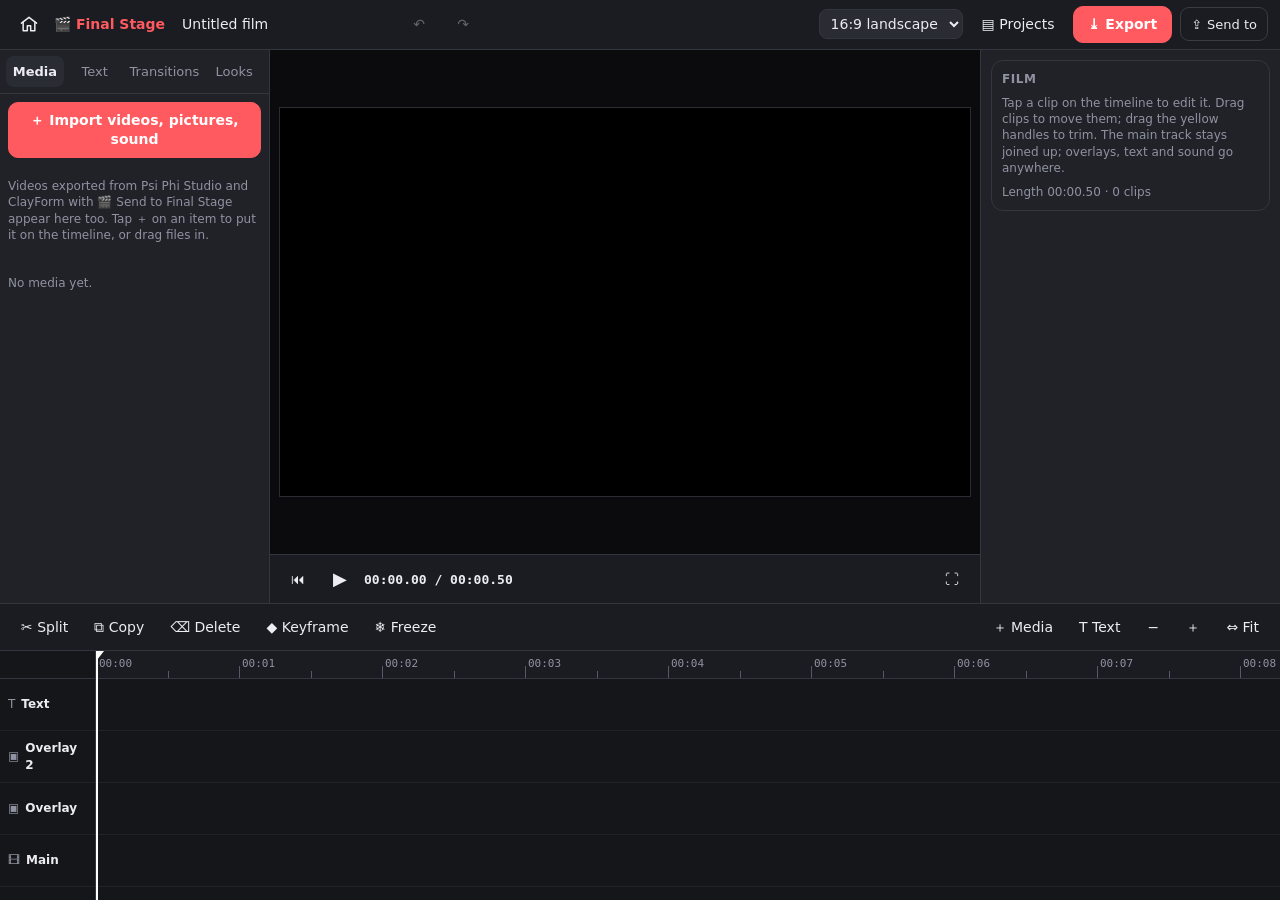
<file: finalstage.html>
<!doctype html>
<html lang="en-GB">
<head>
<meta charset="utf-8">
<meta name="viewport" content="width=device-width, initial-scale=1, viewport-fit=cover, user-scalable=no">
<meta name="apple-mobile-web-app-capable" content="yes">
<title>Final Stage · Psi Phi Studio</title>
<link rel="icon" href="icon.svg" type="image/svg+xml">
<link rel="apple-touch-icon" href="apple-touch-icon.png">
<style>
:root{--bg:#111216;--bar:#1b1c21;--panel:#202228;--panel2:#2a2c34;--ink:#ececf2;--muted:#8f92a1;--rule:#33363f;--accent:#ff5a5f;--sel:#ffd166;--main:#3b6fd8;--over:#8a5cd8;--text:#d8873b;--audio:#2fa86f}
*{box-sizing:border-box}
html,body{margin:0;height:100%;background:var(--bg);color:var(--ink);font:14px/1.35 -apple-system,BlinkMacSystemFont,"SF Pro Text",system-ui,sans-serif;overflow:hidden;-webkit-tap-highlight-color:transparent;-webkit-user-select:none;user-select:none}
button,select,input,textarea{font:inherit;color:inherit}
input,textarea{-webkit-user-select:text;user-select:text}
#app{position:fixed;inset:0;display:grid;grid-template-rows:auto 1fr auto auto;grid-template-columns:270px 1fr 300px}
#top{grid-column:1/-1;display:flex;align-items:center;gap:8px;padding:calc(6px + env(safe-area-inset-top)) 12px 6px;background:var(--bar);border-bottom:1px solid var(--rule)}
.brand{font-weight:700;white-space:nowrap}.brand b{color:var(--accent)}
#projName{background:transparent;border:1px solid transparent;border-radius:8px;padding:5px 8px;width:220px}
#projName:focus{border-color:var(--rule);background:var(--panel)}
.grow{flex:1}
.tb{flex:none;display:inline-flex;align-items:center;justify-content:center;gap:5px;min-width:36px;height:36px;padding:0 10px;border-radius:9px;border:1px solid transparent;background:transparent;cursor:pointer;white-space:nowrap}
.tb:hover{background:var(--panel2)}.tb:disabled{opacity:.35}
.tb.on{background:var(--panel2);border-color:var(--sel);color:var(--sel)}
.btn{border:1px solid var(--rule);background:var(--panel2);border-radius:10px;padding:8px 14px;cursor:pointer}
.btn.primary{background:var(--accent);border-color:var(--accent);color:#fff;font-weight:600}
.btn.sm{padding:4px 9px;font-size:12px}
.btn:disabled{opacity:.4}
select{background:var(--panel2);border:1px solid var(--rule);border-radius:8px;padding:5px 7px}
/* left: library */
#lib{grid-row:2/3;grid-column:1;background:var(--panel);border-right:1px solid var(--rule);display:flex;flex-direction:column;min-height:0}
.tabs{display:flex;gap:2px;padding:6px;border-bottom:1px solid var(--rule)}
.tabs button{flex:1;border:0;background:transparent;border-radius:8px;padding:7px 4px;cursor:pointer;font-size:13px;color:var(--muted)}
.tabs button.on{background:var(--panel2);color:var(--ink);font-weight:600}
#libBody{flex:1;overflow:auto;padding:8px;display:flex;flex-direction:column;gap:8px}
.mgrid{display:grid;grid-template-columns:1fr 1fr;gap:8px}
.mitem{position:relative;border-radius:10px;overflow:hidden;background:#000;aspect-ratio:16/10;cursor:pointer;border:1px solid var(--rule)}
.mitem img{width:100%;height:100%;object-fit:cover;display:block}
.mitem .ph{position:absolute;inset:0;display:grid;place-items:center;font-size:26px;color:var(--muted)}
.mitem .cap{position:absolute;left:0;right:0;bottom:0;padding:3px 6px;font-size:11px;background:linear-gradient(transparent,rgba(0,0,0,.8));white-space:nowrap;overflow:hidden;text-overflow:ellipsis}
.mitem .dur{position:absolute;right:5px;top:4px;font-size:10px;background:rgba(0,0,0,.65);padding:1px 5px;border-radius:5px}
.mitem .add{position:absolute;left:5px;top:4px;width:24px;height:24px;border-radius:50%;border:0;background:var(--accent);color:#fff;font-weight:700;cursor:pointer}
.mitem .del{position:absolute;right:4px;bottom:20px;width:22px;height:22px;border-radius:50%;border:0;background:rgba(0,0,0,.6);color:#fff;cursor:pointer;font-size:11px;display:none}
.mitem:hover .del{display:block}
.pitem{display:flex;align-items:center;gap:10px;border:1px solid var(--rule);background:var(--panel2);border-radius:10px;padding:9px 10px;cursor:pointer;text-align:left;width:100%}
.pitem .sw{width:46px;height:30px;border-radius:6px;background:#000;display:grid;place-items:center;font-size:11px;overflow:hidden;flex:none}
.pitem small{color:var(--muted);display:block}
.hint{color:var(--muted);font-size:12px}
/* centre: preview */
#stage{grid-row:2/3;grid-column:2;display:flex;flex-direction:column;min-width:0;min-height:0;background:#0b0b0e}
#pvWrap{flex:1;position:relative;min-height:0;display:grid;place-items:center;padding:10px}
#pv{background:#000;box-shadow:0 0 0 1px #2a2c34;max-width:100%;max-height:100%;touch-action:none}
#pvBar{display:flex;align-items:center;gap:6px;padding:6px 10px;border-top:1px solid var(--rule);background:var(--bar)}
#tc{font:600 13px ui-monospace,Menlo,monospace;min-width:150px}
/* right: inspector */
#insp{grid-row:2/3;grid-column:3;background:var(--panel);border-left:1px solid var(--rule);overflow:auto;padding:10px;display:flex;flex-direction:column;gap:10px}
.grp{border:1px solid var(--rule);border-radius:12px;padding:10px;display:flex;flex-direction:column;gap:8px}
.grp>b{font-size:12px;letter-spacing:.05em;text-transform:uppercase;color:var(--muted)}
.fld{display:grid;grid-template-columns:86px 1fr auto;align-items:center;gap:8px;font-size:13px}
.fld input[type=range]{width:100%}
.fld input[type=number],.fld input[type=text],.fld select{width:100%;background:var(--panel2);border:1px solid var(--rule);border-radius:7px;padding:5px 7px}
.fld .v{min-width:38px;text-align:right;color:var(--muted);font-size:12px}
.kf{border:0;background:transparent;color:var(--muted);cursor:pointer;font-size:15px;padding:0 2px}
.kf.on{color:var(--sel)}
textarea{width:100%;min-height:70px;background:var(--panel2);border:1px solid var(--rule);border-radius:8px;padding:7px;resize:vertical}
.chips{display:flex;flex-wrap:wrap;gap:5px}
.chips button{border:1px solid var(--rule);background:var(--panel2);border-radius:8px;padding:5px 9px;cursor:pointer;font-size:12px}
.chips button.on{background:var(--sel);border-color:var(--sel);color:#211;font-weight:600}
/* bottom: tools + timeline */
#tools{grid-column:1/-1;display:flex;align-items:center;gap:4px;padding:5px 10px;background:var(--bar);border-top:1px solid var(--rule);overflow-x:auto}
#tlWrap{grid-column:1/-1;height:250px;display:grid;grid-template-columns:96px 1fr;background:#15161a;border-top:1px solid var(--rule);padding-bottom:env(safe-area-inset-bottom)}
#heads{overflow:hidden;border-right:1px solid var(--rule)}
#heads .h{height:52px;display:flex;align-items:center;gap:6px;padding:0 8px;font-size:12px;color:var(--muted);border-bottom:1px solid #202228}
#heads .h b{color:var(--ink);font-weight:600}
#heads .rh{height:28px;border-bottom:1px solid var(--rule)}
#tl{position:relative;overflow:auto;touch-action:pan-x pan-y;-webkit-overflow-scrolling:touch}
#tlInner{position:relative;min-height:100%}
#ruler{position:sticky;top:0;height:28px;background:#1b1c21;border-bottom:1px solid var(--rule);z-index:3;cursor:pointer;touch-action:none}
#ruler span{position:absolute;top:6px;font:11px ui-monospace,Menlo,monospace;color:var(--muted);transform:translateX(3px)}
#ruler i{position:absolute;bottom:0;width:1px;height:8px;background:#55596a}
.lane{position:relative;height:52px;border-bottom:1px solid #202228}
.clip{position:absolute;top:5px;height:42px;border-radius:8px;overflow:hidden;cursor:grab;touch-action:none;border:2px solid transparent;box-shadow:inset 0 0 0 1px rgba(255,255,255,.12)}
.clip.sel{border-color:var(--sel)}
.clip .lab{position:absolute;left:6px;top:3px;right:6px;font-size:11px;font-weight:600;white-space:nowrap;overflow:hidden;text-overflow:ellipsis;text-shadow:0 1px 2px rgba(0,0,0,.8);pointer-events:none}
.clip .th{position:absolute;inset:0;background-size:auto 100%;background-repeat:repeat-x;opacity:.55;pointer-events:none}
.clip canvas.wave{position:absolute;left:0;bottom:0;width:100%;height:28px;pointer-events:none;opacity:.8}
.clip .hd{position:absolute;top:0;bottom:0;width:14px;background:rgba(255,209,102,.9);display:none;touch-action:none;cursor:ew-resize}
.clip.sel .hd{display:block}
.clip .hd.l{left:0;border-radius:6px 0 0 6px}.clip .hd.r{right:0;border-radius:0 6px 6px 0}
.clip .tr{position:absolute;left:-1px;top:13px;width:16px;height:16px;border-radius:4px;background:#fff;color:#000;font-size:10px;display:grid;place-items:center;pointer-events:none}
.clip .kd{position:absolute;bottom:2px;width:7px;height:7px;background:var(--sel);transform:translateX(-3px) rotate(45deg);pointer-events:none}
#playhead{position:absolute;top:0;bottom:0;width:2px;background:#fff;z-index:4;pointer-events:none}
#playhead::before{content:'';position:absolute;top:0;left:-6px;border:7px solid transparent;border-top:9px solid #fff}
.gapdrop{position:absolute;top:2px;bottom:2px;width:3px;background:var(--sel);z-index:5;pointer-events:none;display:none}
dialog{background:var(--panel);color:var(--ink);border:1px solid var(--rule);border-radius:18px;padding:0;width:min(560px,94vw)}
dialog::backdrop{background:rgba(0,0,0,.6)}
.dlg{padding:18px;display:flex;flex-direction:column;gap:12px}
.dlg h2{margin:0;font-size:19px}
.dlg video{width:100%;border-radius:10px;background:#000;max-height:40vh}
.row{display:flex;gap:8px;align-items:center;flex-wrap:wrap}
progress{width:100%}
#toast{position:fixed;left:50%;bottom:290px;transform:translateX(-50%);background:rgba(10,10,14,.94);border:1px solid var(--rule);padding:8px 14px;border-radius:999px;font-size:13px;opacity:0;transition:opacity .25s;pointer-events:none;z-index:50;max-width:90vw;text-align:center}
#toast.show{opacity:1}
body.embed .brand{display:none}
#drop{position:fixed;inset:0;background:rgba(255,90,95,.15);border:3px dashed var(--accent);z-index:60;display:none;place-items:center;font-size:22px;font-weight:700}
@media (max-width:980px){#app{grid-template-columns:220px 1fr 250px}#projName{width:140px}}
@media (max-width:760px){#app{grid-template-columns:1fr;grid-template-rows:auto 40vh auto auto auto}#lib,#insp{display:none}#lib.show,#insp.show{display:flex;position:fixed;top:60px;bottom:330px;width:min(320px,90vw);z-index:20}#lib.show{left:0}#insp.show{right:0}#stage{grid-column:1}}
</style>
</head>
<body>
<div id="app">
  <header id="top">
    <span class="brand">🎬 <b>Final Stage</b></span>
    <input id="projName" aria-label="Project name" maxlength="60">
    <button class="tb" id="undoBtn" title="Undo">↶</button><button class="tb" id="redoBtn" title="Redo">↷</button>
    <span class="grow"></span>
    <select id="aspect" title="Shape of the video"><option value="16:9">16:9 landscape</option><option value="9:16">9:16 portrait</option><option value="1:1">1:1 square</option><option value="4:5">4:5</option><option value="4:3">4:3</option><option value="21:9">21:9 cinema</option></select>
    <button class="tb" id="projBtn" title="Projects">▤ Projects</button>
    <button class="btn primary" id="exportBtn">⤓ Export</button>
  </header>
  <aside id="lib">
    <div class="tabs" id="libTabs"></div>
    <div id="libBody"></div>
  </aside>
  <section id="stage">
    <div id="pvWrap"><canvas id="pv"></canvas></div>
    <div id="pvBar">
      <button class="tb" id="toStart" title="Back to the start">⏮</button>
      <button class="tb" id="playBtn" title="Play (space)" style="font-size:18px">▶</button>
      <span id="tc">00:00.00 / 00:00.00</span>
      <span class="grow"></span>
      <button class="tb" id="fullBtn" title="Full-screen preview">⛶</button>
    </div>
  </section>
  <aside id="insp"></aside>
  <div id="tools"></div>
  <div id="tlWrap"><div id="heads"></div><div id="tl"><div id="tlInner"><div id="ruler"></div><div id="lanes"></div><div id="playhead"></div><div class="gapdrop" id="gapdrop"></div></div></div></div>
</div>
<div id="toast" role="status"></div>
<div id="drop">Drop videos, pictures or sound</div>
<script src="videnc.js"></script>
<script src="hub.js"></script>
<script>
'use strict';
(() => {
  const $ = s => document.querySelector(s);
  const h = (tag, attrs, ...kids) => { const e = document.createElement(tag); for (const [k, v] of Object.entries(attrs || {})) { if (v == null || v === false) continue; if (k.startsWith('on')) e.addEventListener(k.slice(2), v); else if (k === 'class') e.className = v; else if (k === 'style') e.style.cssText = v; else if (k in e && k !== 'list') try { e[k] = v; } catch (x) { e.setAttribute(k, v); } else e.setAttribute(k, v); } for (const c of kids.flat()) if (c != null && c !== false) e.append(c.nodeType ? c : String(c)); return e; };
  const clamp = (v, a, b) => Math.max(a, Math.min(b, v)), lerp = (a, b, t) => a + (b - a) * t;
  const uid = () => Date.now().toString(36) + Math.random().toString(36).slice(2, 7);
  const r3 = v => Math.round(v * 1000) / 1000;
  let tt = 0; const toast = (m, ms) => { const t = $('#toast'); t.textContent = m; t.classList.add('show'); clearTimeout(tt); tt = setTimeout(() => t.classList.remove('show'), ms || 2400); };
  const fmt = (s, cs) => { s = Math.max(0, s); const m = Math.floor(s / 60), x = s - m * 60; return String(m).padStart(2, '0') + ':' + (cs === false ? String(Math.floor(x)).padStart(2, '0') : x.toFixed(2).padStart(5, '0')); };
  const QS = new URLSearchParams(location.search), EMBED = QS.has('embed'); if (EMBED) document.body.classList.add('embed');
  const ease = t => t < 0.5 ? 2 * t * t : 1 - Math.pow(-2 * t + 2, 2) / 2;

  /* ================= storage: media (files) and projects ================= */
  let dbp = null;
  const db = () => dbp || (dbp = new Promise((res, rej) => {
    const open = v => { const r = v ? indexedDB.open('psiphi-final', v) : indexedDB.open('psiphi-final'); r.onupgradeneeded = () => { for (const s of ['media', 'projects']) if (!r.result.objectStoreNames.contains(s)) r.result.createObjectStore(s, { keyPath: 'id' }); }; r.onsuccess = () => { const d = r.result; if (['media', 'projects'].every(s => d.objectStoreNames.contains(s))) res(d); else { const nv = d.version + 1; d.close(); open(nv); } }; r.onerror = () => rej(r.error); };
    open(0);
  }));
  const tx = async (store, mode, fn) => { const d = await db(); return new Promise((res, rej) => { const t = d.transaction(store, mode), st = t.objectStore(store); const q = fn(st); t.oncomplete = () => res(q && q.result); t.onerror = () => rej(t.error); }); };
  const getAll = store => tx(store, 'readonly', st => st.getAll()).then(x => x || []).catch(() => []);

  /* ================= media ================= */
  const MEDIA = new Map();      // id → { rec, url, kind: 'video'|'image'|'audio', dur, w, h, img, thumb, buf (decoded sound), peaks }
  const kindOf = t => /^video/.test(t) ? 'video' : /^image/.test(t) ? 'image' : /^audio/.test(t) ? 'audio' : null;
  async function loadMedia(rec) {
    if (MEDIA.has(rec.id)) return MEDIA.get(rec.id);
    const m = { rec, url: URL.createObjectURL(rec.blob), kind: kindOf(rec.type || rec.blob.type) || 'video', dur: rec.dur || 0, w: rec.w || 0, h: rec.h || 0, thumb: rec.thumb || null };
    MEDIA.set(rec.id, m);
    if (m.kind === 'image') { m.img = await new Promise(res => { const i = new Image(); i.onload = () => res(i); i.onerror = () => res(null); i.src = m.url; }); if (m.img) { m.w = m.img.naturalWidth; m.h = m.img.naturalHeight; } m.dur = 0; if (!m.thumb && m.img) m.thumb = thumbOf(m.img, m.w, m.h); }
    else if (!m.dur || (m.kind === 'video' && !m.thumb)) await probe(m);
    if (!rec.dur && m.dur || !rec.thumb && m.thumb) { rec.dur = m.dur; rec.w = m.w; rec.h = m.h; rec.thumb = m.thumb; tx('media', 'readwrite', st => st.put(rec)).catch(() => { }); }
    return m;
  }
  function thumbOf(src, w, hh) { const c = h('canvas'); c.width = 160; c.height = Math.max(1, Math.round(160 * (hh || 9) / (w || 16))); try { c.getContext('2d').drawImage(src, 0, 0, c.width, c.height); return c.toDataURL('image/jpeg', 0.7); } catch (e) { return null; } }
  function probe(m) {
    return new Promise(res => {
      const el = h(m.kind === 'audio' ? 'audio' : 'video', { preload: 'auto', muted: true, playsInline: true }); el.setAttribute('playsinline', ''); el.muted = true;
      let done = false; const fin = () => { if (done) return; done = true; res(); };
      el.addEventListener('loadedmetadata', () => { m.dur = isFinite(el.duration) ? el.duration : 5; m.w = el.videoWidth || 0; m.h = el.videoHeight || 0; if (m.kind === 'audio') fin(); else el.currentTime = Math.min(0.2, m.dur / 2); });
      el.addEventListener('seeked', () => { if (m.kind === 'video') m.thumb = thumbOf(el, m.w, m.h); fin(); });
      el.addEventListener('error', fin); setTimeout(fin, 6000);
      el.src = m.url;
    });
  }
  async function addFiles(files) {
    const added = [];
    for (const f of files) {
      const k = kindOf(f.type) || (/\.(mp4|mov|m4v|webm)$/i.test(f.name) ? 'video' : /\.(png|jpe?g|gif|webp|heic)$/i.test(f.name) ? 'image' : /\.(mp3|m4a|wav|aac|ogg|caf)$/i.test(f.name) ? 'audio' : null);
      if (!k) { toast('Skipped ' + f.name + ' (not a video, picture or sound)'); continue; }
      const rec = { id: 'm_' + uid(), name: f.name.replace(/\.[^.]+$/, '').slice(0, 40), type: f.type || (k + '/*'), blob: f, created: Date.now() };
      await tx('media', 'readwrite', st => st.put(rec)); const m = await loadMedia(rec); added.push(m);
    }
    renderLib(); return added;
  }
  function pickFiles() { const i = h('input', { type: 'file', multiple: true, accept: 'video/*,image/*,audio/*', style: 'position:fixed;left:-9999px' }); i.addEventListener('change', async () => { const fs = [...i.files]; i.remove(); if (!fs.length) return; const ms = await addFiles(fs); if (ms.length === 1) addClipFromMedia(ms[0]); else if (ms.length) toast('Added ' + ms.length + ' items to Media. Tap ＋ to put them on the timeline.'); }); document.body.append(i); i.click(); }
  // the sound inside a video or sound file, decoded once, for export and waveforms
  let ac = null; const actx = () => ac || (ac = new (window.AudioContext || window.webkitAudioContext)());
  async function soundOf(m) {
    if (m.buf !== undefined) return m.buf;
    if (m.kind === 'image') return (m.buf = null);
    try { const ab = await m.rec.blob.arrayBuffer(); m.buf = await new Promise((res, rej) => { const p = actx().decodeAudioData(ab, res, rej); if (p && p.then) p.then(res, rej); }); }
    catch (e) { m.buf = null; }
    if (m.buf) { const d = m.buf.getChannelData(0), n = 400, step = Math.max(1, Math.floor(d.length / n)), pk = new Float32Array(n); for (let i = 0; i < n; i++) { let mx = 0; for (let j = i * step; j < Math.min(d.length, (i + 1) * step); j += 8) mx = Math.max(mx, Math.abs(d[j])); pk[i] = mx; } m.peaks = pk; }
    return m.buf;
  }

  /* ================= project ================= */
  let P = null, sel = null, time = 0, playing = false, pps = 60;
  const TRACKS = [{ id: 'text', kind: 'text', name: 'Text', icon: 'T' }, { id: 'over2', kind: 'over', name: 'Overlay 2', icon: '▣' }, { id: 'over', kind: 'over', name: 'Overlay', icon: '▣' }, { id: 'main', kind: 'main', name: 'Main', icon: '🎞' }, { id: 'audio', kind: 'audio', name: 'Sound', icon: '♪' }, { id: 'audio2', kind: 'audio', name: 'Sound 2', icon: '♪' }];
  const newProject = () => ({ id: 'fp_' + uid(), name: 'Untitled film', aspect: '16:9', clips: [], created: Date.now(), updated: Date.now() });
  const DEF_TR = () => ({ x: 0, y: 0, s: 1, r: 0, o: 1 });
  const newClip = (track, o) => Object.assign({ id: 'c_' + uid(), track, start: 0, dur: 4, in: 0, speed: 1, vol: 1, mute: false, fadeIn: 0, fadeOut: 0, fit: 'contain', blend: 'source-over', tr: DEF_TR(), keys: {}, fx: {}, anim: { in: 'none', out: 'none' }, trans: { type: 'none', dur: 0.6 } }, o);
  const byId = id => P.clips.find(c => c.id === id);
  const trackOf = c => TRACKS.find(t => t.id === c.track) || TRACKS[3];
  const mainClips = () => P.clips.filter(c => c.track === 'main');
  // the main track is magnetic: clips follow each other, and a transition overlaps the two clips it joins
  function layout() {
    let t = 0;
    mainClips().forEach((c, i, arr) => { const prev = arr[i - 1]; let ov = 0; if (prev && c.trans && c.trans.type !== 'none') ov = Math.min(c.trans.dur, prev.dur / 2, c.dur / 2); c._ov = ov; t -= ov; c.start = r3(t); t += c.dur; });
  }
  const total = () => { layout(); return Math.max(0.5, ...P.clips.map(c => c.start + c.dur)); };
  const srcLen = c => { const m = MEDIA.get(c.media); return m && m.kind !== 'image' && m.dur ? m.dur : Infinity; };
  function addClipFromMedia(m, track) {
    commitHist();
    const kind = m.kind, tr = track || (kind === 'audio' ? 'audio' : 'main');
    const dur = kind === 'image' ? 4 : Math.max(0.2, m.dur || 4);
    const c = newClip(tr, { media: m.rec.id, name: m.rec.name, dur, kind });
    if (tr === 'over') { c.tr.s = 0.45; c.tr.x = 0.22; c.tr.y = -0.2; }
    if (tr !== 'main') c.start = r3(time);
    if (tr === 'main') { const i = P.clips.findIndex(x => x.track === 'main' && x.start + x.dur > time + 0.01 && x.start >= time - 0.01); if (i >= 0 && time > 0.01) P.clips.splice(i, 0, c); else P.clips.push(c); }
    else P.clips.push(c);
    sel = c.id; changed(); toast('Added “' + m.rec.name + '”' + (tr === 'main' ? ' to the main track' : tr === 'over' ? ' as an overlay' : ' to the sound track'));
    if (kind !== 'image') soundOf(m).then(() => renderTimeline());
  }
  function addText(preset) {
    commitHist();
    const c = newClip('text', Object.assign({ kind: 'text', name: 'Text', start: r3(time), dur: 3, text: 'Your title', font: 'sans', size: 0.08, color: '#ffffff', weight: 700, italic: false, align: 'center', outline: 0, outlineColor: '#000000', shadow: 0.4, bg: '', bgOpacity: 0.7, box: 0.9, anim: { in: 'fade', out: 'fade' } }, preset));
    P.clips.push(c); sel = c.id; changed();
  }
  const TEXT_PRESETS = [
    ['Title', { text: 'Title', size: 0.11, weight: 800, anim: { in: 'pop', out: 'fade' } }],
    ['Subtitle', { text: 'A subtitle', size: 0.055, weight: 500, tr: { x: 0, y: 0.12, s: 1, r: 0, o: 1 } }],
    ['Caption', { text: 'Caption at the bottom of the screen', size: 0.045, weight: 600, bg: '#000000', bgOpacity: 0.6, tr: { x: 0, y: 0.36, s: 1, r: 0, o: 1 }, anim: { in: 'slide', out: 'fade' } }],
    ['Lower third', { text: 'Name Surname\nRole · Place', size: 0.045, weight: 700, align: 'left', bg: '#ff5a5f', bgOpacity: 0.9, tr: { x: -0.3, y: 0.3, s: 1, r: 0, o: 1 }, anim: { in: 'wipe', out: 'fade' } }],
    ['Big statement', { text: 'BIG IDEA', size: 0.16, weight: 900, outline: 0.06, outlineColor: '#000000', anim: { in: 'pop', out: 'pop' } }],
    ['Typewriter', { text: 'Typed out letter by letter…', font: 'mono', size: 0.05, weight: 500, anim: { in: 'type', out: 'fade' } }],
    ['Label', { text: 'Label', size: 0.04, weight: 600, bg: '#ffffff', bgOpacity: 1, color: '#111111', tr: { x: 0.25, y: -0.2, s: 1, r: 0, o: 1 }, anim: { in: 'pop', out: 'fade' } }],
    ['Quote', { text: '“Words worth repeating.”', font: 'serif', italic: true, size: 0.07, weight: 400, anim: { in: 'fade', out: 'fade' } }]];

  /* ================= history & saving ================= */
  const hist = []; let hpos = -1;
  const snapP = () => JSON.stringify(P, (k, v) => k.startsWith('_') ? undefined : v);
  function commitHist() { const s = snapP(); if (hpos >= 0 && hist[hpos] === s) return; hist.length = hpos + 1; hist.push(s); if (hist.length > 120) hist.shift(); hpos = hist.length - 1; syncUndo(); }
  function undo() { const cur = snapP(); if (hpos >= 0 && hist[hpos] !== cur) { hist.length = hpos + 1; hist.push(cur); hpos = hist.length - 1; } if (hpos <= 0) return toast('Nothing to undo'); hpos--; P = JSON.parse(hist[hpos]); if (sel && !byId(sel)) sel = null; afterLoad(); syncUndo(); toast('Undo'); }
  function redo() { if (hpos >= hist.length - 1) return toast('Nothing to redo'); hpos++; P = JSON.parse(hist[hpos]); afterLoad(); syncUndo(); toast('Redo'); }
  const syncUndo = () => { $('#undoBtn').disabled = hpos <= 0 && !(hist[hpos] !== snapP()); $('#redoBtn').disabled = hpos >= hist.length - 1; };
  $('#undoBtn').addEventListener('click', undo); $('#redoBtn').addEventListener('click', redo);
  let saveT = 0; const saveSoon = () => { clearTimeout(saveT); saveT = setTimeout(saveNow, 700); };
  async function saveNow() { if (!P) return; clearTimeout(saveT); P.updated = Date.now(); try { await tx('projects', 'readwrite', st => st.put(JSON.parse(snapP()))); } catch (e) { console.warn(e); } }
  addEventListener('visibilitychange', () => { if (document.visibilityState === 'hidden') saveNow(); });
  function changed(keepInsp) { layout(); renderTimeline(); if (!keepInsp) renderInsp(); dirty = true; saveSoon(); syncUndo(); }
  function afterLoad() { $('#projName').value = P.name; $('#aspect').value = P.aspect; sizePreview(); for (const c of P.clips) if (c.media && !MEDIA.has(c.media)) tx('media', 'readonly', st => st.get(c.media)).then(r => r && loadMedia(r).then(() => { renderTimeline(); dirty = true; })); changed(); }
  $('#projName').addEventListener('change', e => { commitHist(); P.name = e.target.value.trim() || P.name; saveSoon(); });
  $('#aspect').addEventListener('change', e => { commitHist(); P.aspect = e.target.value; sizePreview(); changed(); });

  /* ================= drawing a frame ================= */
  const AR = () => { const [a, b] = P.aspect.split(':').map(Number); return a / b; };
  const FONTS = { sans: '-apple-system,"Helvetica Neue",Arial,sans-serif', serif: 'Georgia,"Times New Roman",serif', mono: 'ui-monospace,Menlo,"Courier New",monospace', round: '"Arial Rounded MT Bold","SF Pro Rounded",-apple-system,sans-serif', cond: '"Avenir Next Condensed","Arial Narrow",sans-serif', hand: '"Marker Felt","Bradley Hand","Comic Sans MS",cursive' };
  // keyframed transform at a time inside the clip
  const PROPS = ['x', 'y', 's', 'r', 'o'];
  function trAt(c, lt) {
    const o = Object.assign(DEF_TR(), c.tr);
    for (const k of PROPS) { const K = c.keys && c.keys[k]; if (!K || !K.length) continue; if (lt <= K[0].t) o[k] = K[0].v; else if (lt >= K[K.length - 1].t) o[k] = K[K.length - 1].v; else for (let i = 0; i < K.length - 1; i++) if (lt >= K[i].t && lt <= K[i + 1].t) { o[k] = lerp(K[i].v, K[i + 1].v, ease((lt - K[i].t) / (K[i + 1].t - K[i].t || 1))); break; } }
    return o;
  }
  // entrance and exit: returns { a: alpha, s: scale, dx, dy, wipe (0–1 shown), type (letters shown) }
  function animAt(c, lt) {
    const A = { a: 1, s: 1, dx: 0, dy: 0, wipe: 1, type: 1 }, D = Math.min(0.5, c.dur / 3);
    const apply = (kind, p) => { const e = ease(clamp(p, 0, 1)); if (kind === 'fade') A.a *= e; else if (kind === 'pop') { A.s *= 0.6 + 0.4 * e + Math.sin(e * Math.PI) * 0.12; A.a *= Math.min(1, e * 2); } else if (kind === 'slide') { A.dy += (1 - e) * 0.08; A.a *= e; } else if (kind === 'left') { A.dx -= (1 - e) * 0.15; A.a *= e; } else if (kind === 'wipe') A.wipe = Math.min(A.wipe, e); else if (kind === 'type') A.type = Math.min(A.type, clamp(p, 0, 1)); else if (kind === 'zoom') { A.s *= 1.4 - 0.4 * e; A.a *= e; } };
    if (c.anim && c.anim.in && c.anim.in !== 'none' && lt < D) apply(c.anim.in, lt / D);
    if (c.anim && c.anim.out && c.anim.out !== 'none' && lt > c.dur - D) apply(c.anim.out === 'type' ? 'fade' : c.anim.out, (c.dur - lt) / D);
    if (c.fadeIn && lt < c.fadeIn) A.a *= lt / c.fadeIn;
    if (c.fadeOut && lt > c.dur - c.fadeOut) A.a *= Math.max(0, (c.dur - lt) / c.fadeOut);
    return A;
  }
  // effects: canvas filters where the browser has them, otherwise done on the pixels
  const hasFilter = (() => { try { const c = document.createElement('canvas'); c.width = c.height = 2; const x = c.getContext('2d'); x.filter = 'brightness(0)'; x.fillStyle = '#fff'; x.fillRect(0, 0, 2, 2); return x.filter === 'brightness(0)' && x.getImageData(0, 0, 1, 1).data[0] < 10; } catch (e) { return false; } })();
  const FX = [['bright', 'Brightness', -1, 1, 0], ['contrast', 'Contrast', -1, 1, 0], ['sat', 'Saturation', -1, 1, 0], ['warm', 'Warmth', -1, 1, 0], ['tint', 'Tint (green–pink)', -1, 1, 0], ['vignette', 'Vignette', 0, 1, 0], ['blur', 'Blur', 0, 1, 0], ['grain', 'Film grain', 0, 1, 0]];
  const FX_LOOKS = [['None', {}], ['Vivid', { contrast: 0.15, sat: 0.35 }], ['Warm film', { warm: 0.35, contrast: 0.1, sat: -0.1, grain: 0.25, vignette: 0.35 }], ['Cool', { warm: -0.35, sat: -0.1 }], ['Black & white', { sat: -1, contrast: 0.2 }], ['Faded', { contrast: -0.3, bright: 0.1, sat: -0.3 }], ['Noir', { sat: -1, contrast: 0.5, vignette: 0.7 }], ['Dream', { blur: 0.25, bright: 0.12, sat: 0.1 }]];
  const fxOn = c => c.fx && Object.entries(c.fx).some(([k, v]) => v && k !== 'vignette' && k !== 'grain');
  let fxCv = null;
  function withFx(src, sw, sh, c) {
    // returns a canvas with the effects applied (at most 1280 px across)
    const k = Math.min(1, 1280 / Math.max(sw, sh)), w = Math.max(1, Math.round(sw * k)), hh = Math.max(1, Math.round(sh * k));
    if (!fxCv) fxCv = document.createElement('canvas'); if (fxCv.width !== w || fxCv.height !== hh) { fxCv.width = w; fxCv.height = hh; }
    const x = fxCv.getContext('2d', { willReadFrequently: !hasFilter }), f = c.fx;
    x.clearRect(0, 0, w, hh);
    if (hasFilter) {
      const fl = []; if (f.bright) fl.push('brightness(' + (1 + f.bright) + ')'); if (f.contrast) fl.push('contrast(' + (1 + f.contrast) + ')'); if (f.sat) fl.push('saturate(' + (1 + f.sat) + ')'); if (f.blur) fl.push('blur(' + (f.blur * w / 80) + 'px)');
      x.filter = fl.join(' ') || 'none'; x.drawImage(src, 0, 0, w, hh); x.filter = 'none';
      if (f.warm || f.tint) { x.globalCompositeOperation = 'soft-light'; x.fillStyle = f.warm ? (f.warm > 0 ? 'rgba(255,150,40,' : 'rgba(40,120,255,') + Math.abs(f.warm) * 0.6 + ')' : 'rgba(0,0,0,0)'; x.fillRect(0, 0, w, hh); if (f.tint) { x.fillStyle = (f.tint > 0 ? 'rgba(255,60,200,' : 'rgba(40,255,90,') + Math.abs(f.tint) * 0.5 + ')'; x.fillRect(0, 0, w, hh); } x.globalCompositeOperation = 'source-over'; }
      return fxCv;
    }
    if (f.blur) { const bw = Math.max(1, Math.round(w * (1 - f.blur * 0.9) / 8)), bh = Math.max(1, Math.round(hh * (1 - f.blur * 0.9) / 8)); x.imageSmoothingQuality = 'high'; x.drawImage(src, 0, 0, bw, bh); x.drawImage(fxCv, 0, 0, bw, bh, 0, 0, w, hh); } else x.drawImage(src, 0, 0, w, hh);
    const id = x.getImageData(0, 0, w, hh), d = id.data, br = (f.bright || 0) * 255, ct = 1 + (f.contrast || 0), st = 1 + (f.sat || 0), wm = (f.warm || 0) * 40, tn = (f.tint || 0) * 30;
    for (let i = 0; i < d.length; i += 4) {
      let r = d[i], g = d[i + 1], b = d[i + 2]; const L = 0.2126 * r + 0.7152 * g + 0.0722 * b;
      r = L + (r - L) * st; g = L + (g - L) * st; b = L + (b - L) * st;
      r = (r - 128) * ct + 128 + br + wm + tn; g = (g - 128) * ct + 128 + br - tn; b = (b - 128) * ct + 128 + br - wm + tn;
      d[i] = r; d[i + 1] = g; d[i + 2] = b;
    }
    x.putImageData(id, 0, 0); return fxCv;
  }
  let grainCv = null;
  function grainTile() { if (grainCv) return grainCv; grainCv = document.createElement('canvas'); grainCv.width = grainCv.height = 128; const x = grainCv.getContext('2d'), id = x.createImageData(128, 128); for (let i = 0; i < id.data.length; i += 4) { const v = Math.random() * 255; id.data[i] = id.data[i + 1] = id.data[i + 2] = v; id.data[i + 3] = 255; } x.putImageData(id, 0, 0); return grainCv; }
  // the picture source for a clip: an image, or the clip's own video element (one per clip, so cuts of one file don't fight)
  const VEL = new Map(), XEL = new Map();
  function videoEl(c, forExport) {
    const M = forExport ? XEL : VEL; let el = M.get(c.id); const m = MEDIA.get(c.media);
    if (!m) return null;
    if (!el || el._src !== m.url) { el = h('video', { preload: 'auto', playsInline: true }); el.setAttribute('playsinline', ''); el.muted = !!forExport; el.src = m.url; el._src = m.url; el.addEventListener('seeked', () => { dirty = true; }); el.addEventListener('loadeddata', () => { dirty = true; }); M.set(c.id, el); }
    return el;
  }
  function drawVisual(ctx, W, H, c, t, extra) {
    const m = MEDIA.get(c.media); if (!m) return;
    const lt = t - c.start; let src, sw, sh;
    if (m.kind === 'image') { src = m.img; sw = m.w; sh = m.h; }
    else if (m.kind === 'video') { src = videoEl(c, extra && extra.exp); sw = (src && src.videoWidth) || m.w; sh = (src && src.videoHeight) || m.h; if (!src || src.readyState < 2) return; }
    else return;
    if (!src || !sw || !sh) return;
    const T = trAt(c, lt), A = animAt(c, lt), E = extra || {};
    const fitK = c.fit === 'cover' ? Math.max(W / sw, H / sh) : c.fit === 'stretch' ? null : Math.min(W / sw, H / sh);
    const bw = fitK ? sw * fitK : W, bh = fitK ? sh * fitK : H;
    ctx.save();
    ctx.globalAlpha = clamp(T.o * A.a * (E.a == null ? 1 : E.a), 0, 1); ctx.globalCompositeOperation = c.blend || 'source-over';
    if (E.clip) { ctx.beginPath(); ctx.rect(E.clip[0], E.clip[1], E.clip[2], E.clip[3]); ctx.clip(); }
    ctx.translate(W / 2 + (T.x + A.dx) * W + (E.dx || 0), H / 2 + (T.y + A.dy) * H + (E.dy || 0)); ctx.rotate(T.r * Math.PI / 180); const sc = T.s * A.s * (E.s || 1); ctx.scale(sc, sc);
    if (A.wipe < 1) { ctx.beginPath(); ctx.rect(-bw / 2, -bh / 2, bw * A.wipe, bh); ctx.clip(); }
    const img = fxOn(c) ? withFx(src, sw, sh, c) : src;
    ctx.drawImage(img, -bw / 2, -bh / 2, bw, bh);
    if (c.fx && c.fx.vignette) { const g = ctx.createRadialGradient(0, 0, Math.min(bw, bh) * 0.3, 0, 0, Math.hypot(bw, bh) / 2); g.addColorStop(0, 'rgba(0,0,0,0)'); g.addColorStop(1, 'rgba(0,0,0,' + c.fx.vignette * 0.85 + ')'); ctx.fillStyle = g; ctx.fillRect(-bw / 2, -bh / 2, bw, bh); }
    if (c.fx && c.fx.grain) { ctx.globalAlpha *= c.fx.grain * 0.35; ctx.globalCompositeOperation = 'overlay'; const pat = ctx.createPattern(grainTile(), 'repeat'); ctx.translate((Math.random() * 128) | 0, (Math.random() * 128) | 0); ctx.fillStyle = pat; ctx.fillRect(-bw / 2 - 128, -bh / 2 - 128, bw + 128, bh + 128); }
    ctx.restore();
  }
  function wrapLines(ctx, text, maxW) { const out = []; for (const para of String(text).split('\n')) { const words = para.split(/(\s+)/); let line = ''; for (const w of words) { const test = line + w; if (ctx.measureText(test).width > maxW && line.trim()) { out.push(line.trimEnd()); line = w.trimStart(); } else line = test; } out.push(line); } return out; }
  function drawText(ctx, W, H, c, t) {
    const lt = t - c.start, T = trAt(c, lt), A = animAt(c, lt), px = Math.max(4, c.size * H);
    ctx.save();
    ctx.globalAlpha = clamp(T.o * A.a, 0, 1);
    ctx.translate(W / 2 + (T.x + A.dx) * W, H / 2 + (T.y + A.dy) * H); ctx.rotate(T.r * Math.PI / 180); ctx.scale(T.s * A.s, T.s * A.s);
    ctx.font = (c.italic ? 'italic ' : '') + (c.weight || 700) + ' ' + px + 'px ' + (FONTS[c.font] || FONTS.sans); ctx.textBaseline = 'middle';
    let text = c.text || '';
    if (A.type < 1) text = text.slice(0, Math.round(text.length * A.type));
    const full = wrapLines(ctx, c.text || '', W * (c.box || 0.9)), lines = A.type < 1 ? wrapLines(ctx, text, W * (c.box || 0.9)) : full;
    const lh = px * 1.18, wMax = Math.max(1, ...full.map(l => ctx.measureText(l).width)), hTot = full.length * lh, al = c.align || 'center';
    const x0 = al === 'left' ? -wMax / 2 : al === 'right' ? wMax / 2 : 0;
    if (A.wipe < 1) { ctx.beginPath(); ctx.rect(-wMax / 2 - px, -hTot / 2 - px, (wMax + px * 2) * A.wipe, hTot + px * 2); ctx.clip(); }
    if (c.bg) { const pad = px * 0.4; ctx.save(); ctx.globalAlpha *= c.bgOpacity == null ? 0.7 : c.bgOpacity; ctx.fillStyle = c.bg; const rx = -wMax / 2 - pad, ry = -hTot / 2 - pad * 0.6, rw = wMax + pad * 2, rh = hTot + pad * 1.2, rr = px * 0.25; ctx.beginPath(); ctx.moveTo(rx + rr, ry); ctx.arcTo(rx + rw, ry, rx + rw, ry + rh, rr); ctx.arcTo(rx + rw, ry + rh, rx, ry + rh, rr); ctx.arcTo(rx, ry + rh, rx, ry, rr); ctx.arcTo(rx, ry, rx + rw, ry, rr); ctx.fill(); ctx.restore(); }
    ctx.textAlign = al;
    lines.forEach((l, i) => {
      const y = -hTot / 2 + lh * (i + 0.5);
      if (c.shadow) { ctx.shadowColor = 'rgba(0,0,0,' + c.shadow + ')'; ctx.shadowBlur = px * 0.18; ctx.shadowOffsetY = px * 0.05; }
      if (c.outline) { ctx.lineWidth = c.outline * px; ctx.strokeStyle = c.outlineColor || '#000'; ctx.lineJoin = 'round'; ctx.strokeText(l, x0, y); ctx.shadowColor = 'transparent'; }
      ctx.fillStyle = c.color || '#fff'; ctx.fillText(l, x0, y); ctx.shadowColor = 'transparent';
    });
    ctx.restore();
  }
  // the whole frame at time t
  function compose(ctx, W, H, t, exp) {
    layout();
    ctx.setTransform(1, 0, 0, 1, 0, 0); ctx.globalAlpha = 1; ctx.globalCompositeOperation = 'source-over'; ctx.fillStyle = '#000'; ctx.fillRect(0, 0, W, H);
    const at = c => t >= c.start && t < c.start + c.dur;
    // main track, with transitions where two clips overlap
    const main = mainClips(), act = main.filter(at);
    if (act.length === 2) {
      const [A, B] = act, p = clamp((t - B.start) / (B._ov || 1e-6), 0, 1), type = B.trans.type, e = ease(p);
      const dv = (c, ex) => drawVisual(ctx, W, H, c, t, Object.assign({ exp }, ex));
      if (type === 'cross') { dv(A); dv(B, { a: e }); }
      else if (type === 'black' || type === 'white') { if (p < 0.5) dv(A, { a: 1 - p * 2 }); else dv(B, { a: p * 2 - 1 }); if (type === 'white') { ctx.save(); ctx.globalCompositeOperation = 'destination-over'; ctx.fillStyle = '#fff'; ctx.fillRect(0, 0, W, H); ctx.restore(); } }
      else if (type === 'slide') { dv(A, { dx: -e * W }); dv(B, { dx: (1 - e) * W }); }
      else if (type === 'up') { dv(A, { dy: -e * H }); dv(B, { dy: (1 - e) * H }); }
      else if (type === 'wipe') { dv(A); dv(B, { clip: [0, 0, e * W, H] }); }
      else if (type === 'circle') { dv(A); ctx.save(); ctx.beginPath(); ctx.arc(W / 2, H / 2, e * Math.hypot(W, H) / 2, 0, 7); ctx.clip(); dv(B); ctx.restore(); }
      else if (type === 'zoom') { dv(A, { s: 1 + e * 0.35, a: 1 - e }); dv(B, { s: 0.85 + 0.15 * e, a: e }); }
      else { dv(A); dv(B, { a: e }); }
    } else act.forEach(c => drawVisual(ctx, W, H, c, t, { exp }));
    // overlays and text, back to front
    for (const tr of TRACKS.slice().reverse()) {
      if (tr.kind === 'main' || tr.kind === 'audio') continue;
      for (const c of P.clips) if (c.track === tr.id && at(c)) { if (c.kind === 'text') drawText(ctx, W, H, c, t); else drawVisual(ctx, W, H, c, t, { exp }); }
    }
  }

  /* ================= preview ================= */
  const pv = $('#pv'), pctx = pv.getContext('2d');
  let dirty = true, PW = 0, PH = 0;
  function sizePreview() {
    if (!P) return;
    const wrap = $('#pvWrap'), r = AR(), aw = wrap.clientWidth - 20, ah = wrap.clientHeight - 20; if (aw <= 0 || ah <= 0) return;
    let w = aw, hh = aw / r; if (hh > ah) { hh = ah; w = ah * r; }
    const dpr = Math.min(2, window.devicePixelRatio || 1); pv.style.width = Math.round(w) + 'px'; pv.style.height = Math.round(hh) + 'px';
    PW = Math.round(w * dpr); PH = Math.round(hh * dpr); pv.width = PW; pv.height = PH; dirty = true;
  }
  new ResizeObserver(sizePreview).observe($('#pvWrap'));
  // keep the video elements at the right moment, playing or still
  function syncMedia(t, play) {
    for (const c of P.clips) {
      const m = MEDIA.get(c.media); if (!m || m.kind === 'image') continue;
      const isV = m.kind === 'video', on = t >= c.start && t < c.start + c.dur;
      let el = isV ? videoEl(c) : audioEl(c); if (!el) continue;
      const target = c.in + (t - c.start) * c.speed;
      if (!on) { if (!el.paused) el.pause(); if (isV && !play && Math.abs(t - c.start) < 1.5 && Math.abs(el.currentTime - c.in) > 0.05 && el.readyState >= 1) el.currentTime = c.in; continue; }
      el.playbackRate = c.speed; el.muted = !!c.mute || c.vol <= 0; el.volume = clamp(volAt(c, t - c.start), 0, 1);
      if (play) { if (Math.abs(el.currentTime - target) > 0.25) el.currentTime = target; if (el.paused) el.play().catch(() => { }); }
      else { if (!el.paused) el.pause(); if (Math.abs(el.currentTime - target) > 0.02 && el.readyState >= 1) el.currentTime = target; }
    }
  }
  const volAt = (c, lt) => { let v = c.vol == null ? 1 : c.vol; if (c.fadeIn && lt < c.fadeIn) v *= lt / c.fadeIn; if (c.fadeOut && lt > c.dur - c.fadeOut) v *= Math.max(0, (c.dur - lt) / c.fadeOut); return v; };
  const AEL = new Map();
  function audioEl(c) { let el = AEL.get(c.id); const m = MEDIA.get(c.media); if (!m) return null; if (!el || el._src !== m.url) { el = h('audio', { preload: 'auto' }); el.src = m.url; el._src = m.url; AEL.set(c.id, el); } return el; }
  let t0 = 0, unlocked = false;
  function setPlaying(on) {
    if (on && time >= total() - 0.02) time = 0;
    playing = on; $('#playBtn').textContent = on ? '❚❚' : '▶';
    if (on) {
      t0 = performance.now() - time * 1000;
      // the first tap lets every clip make sound on iPad
      if (!unlocked) { unlocked = true; for (const c of P.clips) { const m = MEDIA.get(c.media); if (!m || m.kind === 'image') continue; const el = m.kind === 'video' ? videoEl(c) : audioEl(c); if (el) { const p = el.play(); if (p && p.then) p.then(() => { if (!(time >= c.start && time < c.start + c.dur)) el.pause(); }).catch(() => { }); } } }
    }
    syncMedia(time, on);
  }
  function setTime(t) { time = clamp(t, 0, total()); if (playing) t0 = performance.now() - time * 1000; syncMedia(time, playing); dirty = true; placePlayhead(); }
  $('#playBtn').addEventListener('click', () => setPlaying(!playing));
  $('#toStart').addEventListener('click', () => { setPlaying(false); setTime(0); });
  $('#fullBtn').addEventListener('click', () => { const el = $('#pvWrap'); (el.requestFullscreen || el.webkitRequestFullscreen || (() => { })).call(el); });
  function loop() {
    if (playing) { time = (performance.now() - t0) / 1000; const T = total(); if (time >= T) { time = T; setPlaying(false); } syncMedia(time, true); dirty = true; placePlayhead(true); }
    if (dirty && P && PW) { dirty = false; compose(pctx, PW, PH, time, false); $('#tc').textContent = fmt(time) + ' / ' + fmt(total()); if (playing) dirty = true; }
    requestAnimationFrame(loop);
  }

  /* ================= timeline ================= */
  const tl = $('#tl'), lanes = $('#lanes');
  const X = t => t * pps, T_ = x => x / pps;
  function renderTimeline() {
    if (!P) return; layout();
    const dur = total(), width = Math.max(tl.clientWidth, X(dur + 10));
    $('#tlInner').style.width = width + 'px';
    // ruler
    const R = $('#ruler'); R.innerHTML = ''; const step = pps > 120 ? 0.5 : pps > 50 ? 1 : pps > 22 ? 2 : pps > 10 ? 5 : 10;
    for (let s = 0; s <= dur + 10; s += step) { R.append(h('i', { style: 'left:' + X(s) + 'px;height:' + (s % (step * 2) === 0 ? 12 : 7) + 'px' })); if (s % (step * 2) === 0) R.append(h('span', { style: 'left:' + X(s) + 'px' }, fmt(s, false))); }
    // heads
    const H_ = $('#heads'); H_.innerHTML = ''; H_.append(h('div', { class: 'rh' }));
    lanes.innerHTML = '';
    for (const tr of TRACKS) {
      H_.append(h('div', { class: 'h' }, h('span', {}, tr.icon), h('b', {}, tr.name)));
      const lane = h('div', { class: 'lane', 'data-track': tr.id });
      for (const c of P.clips.filter(x => x.track === tr.id)) lane.append(clipEl(c, tr));
      lanes.append(lane);
    }
    placePlayhead();
  }
  const COL = { main: 'var(--main)', over: 'var(--over)', text: 'var(--text)', audio: 'var(--audio)' };
  function clipEl(c, tr) {
    const m = MEDIA.get(c.media);
    const el = h('div', { class: 'clip' + (c.id === sel ? ' sel' : ''), 'data-id': c.id, style: 'left:' + X(c.start) + 'px;width:' + Math.max(8, X(c.dur)) + 'px;background:' + COL[tr.kind] });
    if (m && m.thumb && m.kind !== 'audio') el.append(h('div', { class: 'th', style: 'background-image:url(' + m.thumb + ')' }));
    if (m && m.peaks && (tr.kind === 'audio' || m.kind === 'video')) { const cv = h('canvas', { class: 'wave' }); cv.width = Math.max(8, Math.min(4000, Math.round(X(c.dur)))); cv.height = 28; const x = cv.getContext('2d'); x.fillStyle = 'rgba(255,255,255,.75)'; const len = m.dur || 1; for (let i = 0; i < cv.width; i++) { const st = c.in + T_(i) * c.speed, k = Math.floor(st / len * m.peaks.length); const v = m.peaks[k] || 0, hh = Math.max(1, v * 26 * (c.mute ? 0.2 : c.vol)); x.fillRect(i, 28 - hh, 1, hh); } el.append(cv); }
    el.append(h('div', { class: 'lab' }, (c.kind === 'text' ? 'T ' + (c.text || '').split('\n')[0] : (c.name || 'Clip')) + (c.speed !== 1 ? ' · ' + c.speed + '×' : '')));
    if (tr.kind === 'main' && c.trans && c.trans.type !== 'none' && c._ov) el.append(h('div', { class: 'tr', title: 'Transition' }, '⇄'));
    for (const k of PROPS) for (const kf of (c.keys && c.keys[k]) || []) el.append(h('div', { class: 'kd', style: 'left:' + X(kf.t) + 'px' }));
    el.append(h('div', { class: 'hd l', 'data-h': 'l' }), h('div', { class: 'hd r', 'data-h': 'r' }));
    return el;
  }
  function placePlayhead(follow) { const x = X(time); $('#playhead').style.left = x + 'px'; if (follow && (x > tl.scrollLeft + tl.clientWidth - 40 || x < tl.scrollLeft)) tl.scrollLeft = x - 60; }
  // scrub on the ruler
  { const R = $('#ruler'); R.addEventListener('pointerdown', e => { R.setPointerCapture(e.pointerId); const go = ev => { const r = R.getBoundingClientRect(); setTime(T_(ev.clientX - r.left)); }; go(e); const mv = ev => go(ev); const up = () => { R.removeEventListener('pointermove', mv); R.removeEventListener('pointerup', up); }; R.addEventListener('pointermove', mv); R.addEventListener('pointerup', up); }); }
  // tap empty lane: move playhead and deselect; drag clips; trim with the handles
  lanes.addEventListener('pointerdown', e => {
    const ce = e.target.closest('.clip');
    if (!ce) { const r = lanes.getBoundingClientRect(); setTime(T_(e.clientX - r.left)); if (sel) { sel = null; renderTimeline(); renderInsp(); } return; }
    const c = byId(ce.dataset.id); if (!c) return;
    e.preventDefault(); const hd = e.target.dataset.h, x0 = e.clientX, y0 = e.clientY, s0 = c.start, d0 = c.dur, in0 = c.in;
    const wasSel = sel === c.id; if (!wasSel) { sel = c.id; renderInsp(); ce.classList.add('sel'); lanes.querySelectorAll('.clip.sel').forEach(x => x !== ce && x.classList.remove('sel')); }
    let moved = false, snapped = null; ce.setPointerCapture(e.pointerId);
    const edges = () => { const E = [0, time]; for (const x of P.clips) if (x !== c) E.push(x.start, x.start + x.dur); return E; };
    const snap = (t, E) => { let best = t, bd = 10 / pps; for (const v of E) if (Math.abs(v - t) < bd) { bd = Math.abs(v - t); best = v; } return best; };
    const E = edges(), gd = $('#gapdrop');
    const mv = ev => {
      const dx = ev.clientX - x0, dt = T_(dx); if (!moved && Math.hypot(dx, ev.clientY - y0) < 6) return; if (!moved) { moved = true; commitHist(); }
      if (hd === 'l') {
        const maxIn = c.kind === 'text' || (MEDIA.get(c.media) || {}).kind === 'image' ? -Infinity : 0;
        let ns = c.track === 'main' ? s0 + dt : snap(s0 + dt, E); let d = s0 + d0 - ns; d = Math.max(0.1, d); ns = s0 + d0 - d;
        let nin = in0 + (ns - s0) * c.speed; if (maxIn === 0 && nin < 0) { nin = 0; ns = s0 - in0 / c.speed; d = s0 + d0 - ns; }
        if (c.kind !== 'text' && MEDIA.get(c.media) && MEDIA.get(c.media).kind !== 'image') c.in = r3(nin);
        c.dur = r3(d); if (c.track !== 'main') c.start = r3(Math.max(0, ns));
      } else if (hd === 'r') {
        let end = c.track === 'main' ? s0 + d0 + dt : snap(s0 + d0 + dt, E); let d = Math.max(0.1, end - s0);
        const lim = (srcLen(c) - c.in) / c.speed; if (d > lim) d = lim; c.dur = r3(d);
      } else {
        if (c.track === 'main') {
          // reorder: show where it would drop
          const r = lanes.getBoundingClientRect(), tx = T_(ev.clientX - r.left), mains = mainClips().filter(x => x !== c);
          let idx = mains.findIndex(x => tx < x.start + x.dur / 2); if (idx < 0) idx = mains.length;
          const at = idx < mains.length ? mains[idx].start : mains.length ? mains[mains.length - 1].start + mains[mains.length - 1].dur : 0;
          gd.style.display = 'block'; gd.style.left = X(at) + 'px'; gd.style.top = (28 + 52 * TRACKS.findIndex(t => t.id === 'main')) + 'px'; gd.style.height = '52px'; gd._idx = idx;
          ce.style.transform = 'translateX(' + dx + 'px)'; ce.style.opacity = 0.7; return;
        }
        c.start = r3(Math.max(0, snap(s0 + dt, E)));
        // drag up or down into another lane of the same kind
        const lane = document.elementFromPoint(ev.clientX, ev.clientY); const ln = lane && lane.closest && lane.closest('.lane');
        if (ln) { const tr = TRACKS.find(t => t.id === ln.dataset.track); const kind = trackOf(c).kind; if (tr && tr.id !== c.track && (tr.kind === kind || (kind === 'over' && tr.kind === 'over') || (c.kind !== 'text' && c.kind !== 'audio' && (tr.kind === 'over') && kind !== 'audio'))) { c.track = tr.id; } }
      }
      layout(); renderTimeline(); dirty = true;
      const ne = lanes.querySelector('.clip[data-id="' + c.id + '"]'); if (ne) ne.setPointerCapture && 0;
    };
    const up = () => {
      ce.removeEventListener('pointermove', mv); ce.removeEventListener('pointerup', up); ce.removeEventListener('pointercancel', up);
      if (moved && c.track === 'main' && !hd && gd._idx != null) { const others = P.clips.filter(x => x !== c), mains = others.filter(x => x.track === 'main'); const ref = mains[gd._idx]; P.clips = others; const i = ref ? P.clips.indexOf(ref) : P.clips.length; P.clips.splice(i, 0, c); gd._idx = null; }
      gd.style.display = 'none';
      if (moved) changed(); else if (wasSel && !hd) { const r = lanes.getBoundingClientRect(); setTime(T_(e.clientX - r.left)); }
    };
    ce.addEventListener('pointermove', mv); ce.addEventListener('pointerup', up); ce.addEventListener('pointercancel', up);
  });
  // pinch the timeline to zoom
  { let pin = null; tl.addEventListener('touchstart', e => { if (e.touches.length === 2) pin = { d: Math.abs(e.touches[0].clientX - e.touches[1].clientX) || 1, p: pps }; }, { passive: true });
    tl.addEventListener('touchmove', e => { if (pin && e.touches.length === 2) { e.preventDefault(); pps = clamp(pin.p * (Math.abs(e.touches[0].clientX - e.touches[1].clientX) || 1) / pin.d, 8, 400); renderTimeline(); } }, { passive: false });
    tl.addEventListener('touchend', () => { pin = null; }); }
  tl.addEventListener('wheel', e => { if (e.ctrlKey || e.metaKey) { e.preventDefault(); pps = clamp(pps * (e.deltaY < 0 ? 1.15 : 1 / 1.15), 8, 400); renderTimeline(); } }, { passive: false });
  tl.addEventListener('scroll', () => { $('#heads').scrollTop = tl.scrollTop; });

  /* ================= tools ================= */
  function split() {
    const c = byId(sel) || P.clips.find(x => x.track === 'main' && time > x.start && time < x.start + x.dur);
    if (!c || time <= c.start + 0.05 || time >= c.start + c.dur - 0.05) return toast('Put the playhead over a clip to split it.');
    commitHist(); const at = time - c.start, b = JSON.parse(JSON.stringify(c)); b.id = 'c_' + uid();
    c.dur = r3(at); b.in = r3(c.in + at * c.speed); b.dur = r3(b.dur - at); if (c.track !== 'main') b.start = r3(c.start + at);
    b.trans = { type: 'none', dur: 0.6 }; c.fadeOut = 0; b.fadeIn = 0; if (b.anim) b.anim.in = 'none'; if (c.anim) c.anim.out = 'none';
    for (const k of PROPS) if (c.keys[k]) { const K = c.keys[k]; c.keys[k] = K.filter(x => x.t <= at); b.keys[k] = K.filter(x => x.t > at).map(x => ({ t: r3(x.t - at), v: x.v })); }
    P.clips.splice(P.clips.indexOf(c) + 1, 0, b); sel = b.id; changed(); toast('Split');
  }
  function del() { const c = byId(sel); if (!c) return toast('Select a clip first.'); commitHist(); P.clips = P.clips.filter(x => x !== c); sel = null; changed(); }
  function dup() { const c = byId(sel); if (!c) return toast('Select a clip first.'); commitHist(); const b = JSON.parse(JSON.stringify(c)); b.id = 'c_' + uid(); if (c.track !== 'main') b.start = r3(c.start + c.dur); P.clips.splice(P.clips.indexOf(c) + 1, 0, b); sel = b.id; changed(); }
  function freeze() {
    const c = byId(sel); const m = c && MEDIA.get(c.media); if (!c || !m || m.kind !== 'video') return toast('Select a video clip, with the playhead over it.');
    const el = videoEl(c); if (!el || el.readyState < 2) return toast('Wait a moment for the video to load.');
    const cv = h('canvas'); cv.width = el.videoWidth; cv.height = el.videoHeight; cv.getContext('2d').drawImage(el, 0, 0);
    cv.toBlob(async blob => { const rec = { id: 'm_' + uid(), name: (c.name || 'Frame') + ' still', type: 'image/png', blob, created: Date.now() }; await tx('media', 'readwrite', st => st.put(rec)); const m2 = await loadMedia(rec); time = clamp(time, c.start, c.start + c.dur); split(); const nb = byId(sel); commitHist(); const still = newClip(c.track, { media: m2.rec.id, name: m2.rec.name, dur: 2, kind: 'image', start: time, tr: Object.assign({}, c.tr), fx: Object.assign({}, c.fx), fit: c.fit }); P.clips.splice(P.clips.indexOf(nb), 0, still); sel = still.id; changed(); renderLib(); toast('Freeze frame: 2 seconds'); }, 'image/png');
  }
  function keyAll() {
    const c = byId(sel); if (!c) return toast('Select a clip first.');
    const lt = r3(clamp(time - c.start, 0, c.dur)), T = trAt(c, lt); commitHist();
    const has = PROPS.some(k => (c.keys[k] || []).some(x => Math.abs(x.t - lt) < 0.02));
    for (const k of PROPS) { let K = c.keys[k] || (c.keys[k] = []); K = K.filter(x => Math.abs(x.t - lt) >= 0.02); if (!has) K.push({ t: lt, v: r3(T[k]) }); K.sort((a, b) => a.t - b.t); c.keys[k] = K; if (!K.length) delete c.keys[k]; }
    changed(); toast(has ? 'Keyframe removed' : 'Keyframe added: move the playhead, change position, size or opacity, and it animates');
  }
  const tool = (label, title, fn) => h('button', { class: 'tb', title, onclick: fn }, label);
  $('#tools').append(
    tool('✂ Split', 'Split at the playhead', split), tool('⧉ Copy', 'Duplicate', dup), tool('⌫ Delete', 'Delete the clip', del), tool('◆ Keyframe', 'Keyframe position, size, angle and opacity at the playhead', keyAll), tool('❄ Freeze', 'Freeze frame at the playhead', freeze),
    h('span', { class: 'grow' }),
    tool('＋ Media', 'Add videos, pictures or sound', pickFiles), tool('T Text', 'Add a title', () => addText()),
    tool('−', 'Zoom the timeline out', () => { pps = clamp(pps / 1.4, 8, 400); renderTimeline(); }), tool('＋', 'Zoom the timeline in', () => { pps = clamp(pps * 1.4, 8, 400); renderTimeline(); }),
    tool('⇔ Fit', 'Fit the whole film', () => { pps = clamp((tl.clientWidth - 40) / total(), 8, 400); renderTimeline(); }));
  addEventListener('keydown', e => {
    if (e.target.closest && e.target.closest('input,textarea,select')) return;
    if (e.key === ' ') { e.preventDefault(); setPlaying(!playing); }
    else if ((e.metaKey || e.ctrlKey) && e.key.toLowerCase() === 'z') { e.preventDefault(); e.shiftKey ? redo() : undo(); }
    else if (e.key === 'Backspace' || e.key === 'Delete') { if (sel) { e.preventDefault(); del(); } }
    else if (e.key.toLowerCase() === 's' && !e.metaKey) split();
    else if (e.key === 'ArrowLeft') setTime(time - 1 / 30); else if (e.key === 'ArrowRight') setTime(time + 1 / 30);
  });

  /* ================= library (left) ================= */
  let libTab = 'media';
  const LIBTABS = [['media', 'Media'], ['text', 'Text'], ['trans', 'Transitions'], ['looks', 'Looks']];
  function renderLib() {
    const T = $('#libTabs'); T.innerHTML = ''; for (const [k, l] of LIBTABS) T.append(h('button', { class: libTab === k ? 'on' : '', onclick: () => { libTab = k; renderLib(); } }, l));
    const B = $('#libBody'); B.innerHTML = '';
    if (libTab === 'media') {
      B.append(h('button', { class: 'btn primary', onclick: pickFiles }, '＋ Import videos, pictures, sound'), h('p', { class: 'hint' }, 'Videos exported from Psi Phi Studio and ClayForm with 🎬 Send to Final Stage appear here too. Tap ＋ on an item to put it on the timeline, or drag files in.'));
      const g = h('div', { class: 'mgrid' }); B.append(g);
      getAll('media').then(list => { list.sort((a, b) => b.created - a.created); if (!list.length) g.append(h('p', { class: 'hint' }, 'No media yet.'));
        for (const rec of list) { const k = kindOf(rec.type || (rec.blob && rec.blob.type)) || 'video';
          const it = h('div', { class: 'mitem', title: rec.name }, rec.thumb ? h('img', { src: rec.thumb, alt: '' }) : h('div', { class: 'ph' }, k === 'audio' ? '♪' : k === 'image' ? '▨' : '🎞'), h('div', { class: 'cap' }, rec.name), rec.dur ? h('div', { class: 'dur' }, fmt(rec.dur, false)) : null,
            h('button', { class: 'add', title: 'Add to the timeline', onclick: async ev => { ev.stopPropagation(); const m = await loadMedia(rec); addClipFromMedia(m); } }, '＋'),
            h('button', { class: 'del', title: 'Remove from Media', onclick: async ev => { ev.stopPropagation(); if (P.clips.some(c => c.media === rec.id)) return toast('It’s used in this film: delete those clips first.'); if (!confirm('Remove “' + rec.name + '” from Media?')) return; await tx('media', 'readwrite', st => st.delete(rec.id)); MEDIA.delete(rec.id); renderLib(); } }, '✕'));
          it.addEventListener('click', async () => { const m = await loadMedia(rec); if (m.kind === 'audio') addClipFromMedia(m); else menuAt(it, [['On the main track', () => addClipFromMedia(m, 'main')], ['As an overlay (picture-in-picture)', () => addClipFromMedia(m, 'over')], ...(m.kind === 'video' ? [['Just its sound', () => { addClipFromMedia(m, 'audio'); }]] : [])]); });
          g.append(it); } });
    } else if (libTab === 'text') {
      B.append(h('p', { class: 'hint' }, 'Added at the playhead, on the Text track. Edit the words and style on the right.'));
      for (const [name, pre] of TEXT_PRESETS) B.append(h('button', { class: 'pitem', onclick: () => addText(JSON.parse(JSON.stringify(pre))) }, h('span', { class: 'sw', style: 'font:' + (pre.italic ? 'italic ' : '') + (pre.weight || 700) + ' 12px ' + (FONTS[pre.font] || FONTS.sans) + ';color:' + (pre.color || '#fff') + ';background:' + (pre.bg || '#000') }, 'Aa'), h('span', {}, name, h('small', {}, (pre.anim ? pre.anim.in : 'fade') + ' in'))));
    } else if (libTab === 'trans') {
      const c = byId(sel), ok = c && c.track === 'main' && mainClips().indexOf(c) > 0;
      B.append(h('p', { class: 'hint' }, ok ? 'Tap one to use it where “' + (c.name || 'this clip') + '” begins.' : 'Select a clip on the main track (not the first one): the transition plays where it begins.'));
      for (const [k, l, d] of TRANS) B.append(h('button', { class: 'pitem', disabled: !ok, onclick: () => { commitHist(); c.trans = { type: k, dur: (c.trans && c.trans.dur) || 0.6 }; changed(); setTime(Math.max(0, c.start - 0.3)); setPlaying(true); } }, h('span', { class: 'sw' }, d), h('span', {}, l)));
    } else {
      const c = byId(sel), ok = c && c.kind !== 'text' && c.kind !== 'audio' && trackOf(c).kind !== 'audio';
      B.append(h('p', { class: 'hint' }, ok ? 'A look sets the colour effects for “' + (c.name || 'this clip') + '”. Fine-tune them on the right.' : 'Select a video or picture clip.'));
      for (const [l, fx] of FX_LOOKS) B.append(h('button', { class: 'pitem', disabled: !ok, onclick: () => { commitHist(); c.fx = Object.assign({}, fx); changed(); } }, h('span', { class: 'sw', style: 'background:linear-gradient(135deg,#d77,#7ad)' + (fx.sat === -1 ? ';filter:grayscale(1)' : '') }, '◐'), h('span', {}, l)));
    }
  }
  const TRANS = [['none', 'None (a cut)', '|'], ['cross', 'Cross-fade', '◐'], ['black', 'Dip to black', '●'], ['white', 'Dip to white', '○'], ['slide', 'Slide', '⇠'], ['up', 'Push up', '⇡'], ['wipe', 'Wipe', '▶'], ['circle', 'Circle open', '◎'], ['zoom', 'Zoom', '⤢']];
  function menuAt(anchor, items) { document.querySelectorAll('.fs-menu').forEach(x => x.remove()); const r = anchor.getBoundingClientRect(); const m = h('div', { class: 'fs-menu', style: 'position:fixed;z-index:40;left:' + Math.min(r.left, innerWidth - 260) + 'px;top:' + (r.bottom + 4) + 'px;background:var(--panel);border:1px solid var(--rule);border-radius:12px;padding:6px;box-shadow:0 12px 30px rgba(0,0,0,.5);min-width:240px' }); for (const [l, fn] of items) m.append(h('button', { class: 'pitem', style: 'border:0;background:transparent', onclick: () => { m.remove(); fn(); } }, l)); document.body.append(m); setTimeout(() => addEventListener('pointerdown', function off(e) { if (!m.contains(e.target)) { m.remove(); removeEventListener('pointerdown', off, true); } }, true), 0); }

  /* ================= inspector (right) ================= */
  function field(label, ctl, extra) { return h('label', { class: 'fld' }, h('span', {}, label), ctl, extra || h('span')); }
  function slider(c, get, set, min, max, step, fmtV, live) {
    const v = h('span', { class: 'v' }, fmtV(get())), r = h('input', { type: 'range', min: String(min), max: String(max), step: String(step), value: String(get()) });
    r.addEventListener('pointerdown', () => commitHist()); r.addEventListener('input', () => { set(+r.value); v.textContent = fmtV(+r.value); if (live) live(); dirty = true; saveSoon(); });
    r.addEventListener('change', () => { renderTimeline(); });
    return [r, v];
  }
  function kfBtn(c, k) {
    const lt = time - c.start, on = (c.keys[k] || []).some(x => Math.abs(x.t - lt) < 0.02);
    return h('button', { class: 'kf' + (on ? ' on' : ''), title: on ? 'Remove the keyframe here' : 'Keyframe this at the playhead', onclick: ev => { ev.preventDefault(); commitHist(); const l = r3(clamp(time - c.start, 0, c.dur)); let K = c.keys[k] || []; if (on) K = K.filter(x => Math.abs(x.t - l) >= 0.02); else { K.push({ t: l, v: r3(trAt(c, l)[k]) }); K.sort((a, b) => a.t - b.t); } if (K.length) c.keys[k] = K; else delete c.keys[k]; changed(); } }, on ? '◆' : '◇');
  }
  // change a transform value: on a keyframe if this property is keyframed, otherwise the clip's fixed value
  function setTr(c, k, v) { const K = c.keys[k]; if (K && K.length) { const l = r3(clamp(time - c.start, 0, c.dur)); let e = K.find(x => Math.abs(x.t - l) < 0.02); if (!e) { e = { t: l, v }; K.push(e); K.sort((a, b) => a.t - b.t); } e.v = v; } else c.tr[k] = v; }
  function renderInsp() {
    const I = $('#insp'); I.innerHTML = '';
    const c = byId(sel);
    if (!c) {
      I.append(h('div', { class: 'grp' }, h('b', {}, 'Film'), h('p', { class: 'hint', style: 'margin:0' }, 'Tap a clip on the timeline to edit it. Drag clips to move them; drag the yellow handles to trim. The main track stays joined up; overlays, text and sound go anywhere.'),
        h('div', { class: 'row' }, h('span', { class: 'hint' }, 'Length ' + fmt(total()) + ' · ' + P.clips.length + ' clips'))));
      return;
    }
    const m = MEDIA.get(c.media), isText = c.kind === 'text', isAudio = trackOf(c).kind === 'audio' || (m && m.kind === 'audio'), visual = !isAudio;
    I.append(h('div', { class: 'grp' }, h('b', {}, isText ? 'Text' : (m ? (m.kind === 'video' ? 'Video' : m.kind === 'image' ? 'Picture' : 'Sound') : 'Clip') + ' · ' + trackOf(c).name),
      isText ? null : field('Name', h('input', { type: 'text', value: c.name || '', onchange: e => { commitHist(); c.name = e.target.value; changed(true); } })),
      field('Starts', h('span', {}, fmt(c.start))), field('Length', (() => { const i = h('input', { type: 'number', step: '0.1', min: '0.1', value: String(c.dur) }); i.addEventListener('change', () => { commitHist(); let d = Math.max(0.1, +i.value || c.dur); d = Math.min(d, (srcLen(c) - c.in) / c.speed); c.dur = r3(d); changed(); }); return i; })(), h('span', { class: 'v' }, 's'))));
    if (isText) {
      const ta = h('textarea', { value: c.text || '' }); ta.addEventListener('focus', () => commitHist()); ta.addEventListener('input', () => { c.text = ta.value; dirty = true; saveSoon(); }); ta.addEventListener('change', () => renderTimeline());
      const fontSel = h('select', { onchange: e => { commitHist(); c.font = e.target.value; dirty = true; saveSoon(); } }, [['sans', 'Sans'], ['serif', 'Serif'], ['mono', 'Mono'], ['round', 'Rounded'], ['cond', 'Condensed'], ['hand', 'Handwritten']].map(([v, l]) => h('option', { value: v, selected: c.font === v }, l)));
      const col = (k, def) => { const i = h('input', { type: 'color', value: c[k] || def }); i.addEventListener('pointerdown', () => commitHist()); i.addEventListener('input', () => { c[k] = i.value; dirty = true; saveSoon(); }); return i; };
      I.append(h('div', { class: 'grp' }, h('b', {}, 'Words & style'), ta, field('Font', fontSel), field('Size', ...slider(c, () => c.size, v => { c.size = v; }, 0.02, 0.25, 0.005, v => Math.round(v * 1000) / 10 + '')),
        field('Weight', ...slider(c, () => c.weight || 700, v => { c.weight = v; }, 300, 900, 100, v => String(v))),
        field('Colour', col('color', '#ffffff')), h('div', { class: 'chips' }, h('button', { class: c.italic ? 'on' : '', onclick: () => { commitHist(); c.italic = !c.italic; changed(); } }, 'Italic'), ...['left', 'center', 'right'].map(a => h('button', { class: (c.align || 'center') === a ? 'on' : '', onclick: () => { commitHist(); c.align = a; changed(); } }, a === 'center' ? 'Centre' : a[0].toUpperCase() + a.slice(1)))),
        field('Outline', ...slider(c, () => c.outline || 0, v => { c.outline = v; }, 0, 0.15, 0.005, v => Math.round(v * 100) + '')), field('Outline col.', col('outlineColor', '#000000')),
        field('Shadow', ...slider(c, () => c.shadow || 0, v => { c.shadow = v; }, 0, 1, 0.05, v => Math.round(v * 100) + '%')),
        field('Box', h('div', { class: 'row' }, h('input', { type: 'checkbox', checked: !!c.bg, onchange: e => { commitHist(); c.bg = e.target.checked ? (c.bgLast || '#000000') : ''; if (!e.target.checked) c.bgLast = c.bg || c.bgLast; changed(); } }), (() => { const i = col('bg', '#000000'); return i; })())),
        c.bg ? field('Box opacity', ...slider(c, () => c.bgOpacity == null ? 0.7 : c.bgOpacity, v => { c.bgOpacity = v; }, 0, 1, 0.05, v => Math.round(v * 100) + '%')) : null,
        field('Line width', ...slider(c, () => c.box || 0.9, v => { c.box = v; }, 0.2, 1, 0.05, v => Math.round(v * 100) + '%'))));
    }
    if (visual) {
      const lt = clamp(time - c.start, 0, c.dur), T = trAt(c, lt), row = (k, l, min, max, step, f) => field(l, ...slider(c, () => T[k], v => setTr(c, k, v), min, max, step, f), kfBtn(c, k));
      I.append(h('div', { class: 'grp' }, h('b', {}, 'Position & size'), row('x', '↔ Across', -1, 1, 0.005, v => Math.round(v * 100) + ''), row('y', '↕ Up/down', -1, 1, 0.005, v => Math.round(v * 100) + ''), row('s', 'Size', 0.05, 4, 0.01, v => Math.round(v * 100) + '%'), row('r', 'Angle', -180, 180, 1, v => Math.round(v) + '°'), row('o', 'Opacity', 0, 1, 0.01, v => Math.round(v * 100) + '%'),
        h('p', { class: 'hint', style: 'margin:0' }, '◇ makes a keyframe at the playhead. With two or more, the clip moves between them. You can also drag on the preview to move the selected clip.'),
        !isText ? field('Fit', h('select', { onchange: e => { commitHist(); c.fit = e.target.value; dirty = true; saveSoon(); } }, [['contain', 'Whole picture'], ['cover', 'Fill the frame'], ['stretch', 'Stretch']].map(([v, l]) => h('option', { value: v, selected: c.fit === v }, l)))) : null,
        trackOf(c).kind !== 'main' ? field('Blend', h('select', { onchange: e => { commitHist(); c.blend = e.target.value; dirty = true; saveSoon(); } }, [['source-over', 'Normal'], ['screen', 'Screen (lighten)'], ['multiply', 'Multiply (darken)'], ['overlay', 'Overlay'], ['lighter', 'Add (glow)'], ['difference', 'Difference']].map(([v, l]) => h('option', { value: v, selected: (c.blend || 'source-over') === v }, l)))) : null));
      const an = (k, l) => h('div', {}, h('div', { class: 'hint' }, l), h('div', { class: 'chips' }, [['none', 'None'], ['fade', 'Fade'], ['pop', 'Pop'], ['slide', 'Rise'], ['left', 'Slide'], ['zoom', 'Zoom'], ['wipe', 'Wipe'], ...(isText ? [['type', 'Type']] : [])].map(([v, lab]) => h('button', { class: (c.anim[k] || 'none') === v ? 'on' : '', onclick: () => { commitHist(); c.anim[k] = v; changed(); setTime(k === 'in' ? c.start : Math.max(c.start, c.start + c.dur - 0.7)); setPlaying(true); } }, lab))));
      I.append(h('div', { class: 'grp' }, h('b', {}, 'Animation'), an('in', 'In'), an('out', 'Out')));
    }
    if (!isText && m && m.kind !== 'image') {
      I.append(h('div', { class: 'grp' }, h('b', {}, 'Speed & sound'),
        field('Speed', ...slider(c, () => c.speed, v => { const keepSrc = c.dur * c.speed; c.speed = v; c.dur = r3(Math.min(keepSrc / v, (srcLen(c) - c.in) / v)); }, 0.25, 4, 0.05, v => v.toFixed(2) + '×', () => { layout(); })),
        field('Volume', ...slider(c, () => c.vol, v => { c.vol = v; }, 0, 2, 0.05, v => Math.round(v * 100) + '%')),
        field('Mute', h('input', { type: 'checkbox', checked: !!c.mute, onchange: e => { commitHist(); c.mute = e.target.checked; changed(); } })),
        field('Fade in', ...slider(c, () => c.fadeIn || 0, v => { c.fadeIn = v; }, 0, 5, 0.1, v => v.toFixed(1) + 's')), field('Fade out', ...slider(c, () => c.fadeOut || 0, v => { c.fadeOut = v; }, 0, 5, 0.1, v => v.toFixed(1) + 's')),
        m.kind === 'video' && trackOf(c).kind !== 'audio' ? h('button', { class: 'btn sm', onclick: () => { commitHist(); const a = JSON.parse(JSON.stringify(c)); a.id = 'c_' + uid(); a.track = 'audio'; a.keys = {}; a.fx = {}; P.clips.push(a); c.mute = true; changed(); toast('Sound separated onto the Sound track'); } }, '♪ Separate the sound') : null));
    } else if (visual && !isText) I.append(h('div', { class: 'grp' }, h('b', {}, 'Fades'), field('Fade in', ...slider(c, () => c.fadeIn || 0, v => { c.fadeIn = v; }, 0, 3, 0.1, v => v.toFixed(1) + 's')), field('Fade out', ...slider(c, () => c.fadeOut || 0, v => { c.fadeOut = v; }, 0, 3, 0.1, v => v.toFixed(1) + 's'))));
    if (visual && !isText) {
      const g = h('div', { class: 'grp' }, h('b', {}, 'Effects'));
      for (const [k, l, min, max] of FX) g.append(field(l, ...slider(c, () => (c.fx && c.fx[k]) || 0, v => { c.fx = c.fx || {}; if (v) c.fx[k] = v; else delete c.fx[k]; }, min, max, 0.01, v => Math.round(v * 100) + '')));
      g.append(h('div', { class: 'row' }, h('button', { class: 'btn sm', onclick: () => { libTab = 'looks'; renderLib(); } }, 'Looks…'), h('button', { class: 'btn sm', onclick: () => { commitHist(); c.fx = {}; changed(); } }, 'Reset')));
      I.append(g);
    }
    if (trackOf(c).kind === 'main' && mainClips().indexOf(c) > 0) {
      I.append(h('div', { class: 'grp' }, h('b', {}, 'Transition in'), h('div', { class: 'chips' }, TRANS.map(([k, l]) => h('button', { class: (c.trans && c.trans.type || 'none') === k ? 'on' : '', onclick: () => { commitHist(); c.trans = { type: k, dur: (c.trans && c.trans.dur) || 0.6 }; changed(); setTime(Math.max(0, c.start - 0.3)); setPlaying(true); } }, l))),
        c.trans && c.trans.type !== 'none' ? field('Length', ...slider(c, () => c.trans.dur, v => { c.trans.dur = v; }, 0.1, 2, 0.05, v => v.toFixed(2) + 's', () => { layout(); renderTimeline(); })) : null));
    }
    I.append(h('div', { class: 'row' }, h('button', { class: 'btn sm', onclick: split }, '✂ Split'), h('button', { class: 'btn sm', onclick: dup }, '⧉ Copy'), h('button', { class: 'btn sm', onclick: del }, '⌫ Delete')));
  }
  // drag the selected clip about on the preview
  pv.addEventListener('pointerdown', e => {
    const c = byId(sel); if (!c || trackOf(c).kind === 'audio') return; pv.setPointerCapture(e.pointerId); commitHist();
    const r = pv.getBoundingClientRect(), lt = clamp(time - c.start, 0, c.dur), T0 = trAt(c, lt), x0 = e.clientX, y0 = e.clientY;
    const mv = ev => { setTr(c, 'x', r3(T0.x + (ev.clientX - x0) / r.width)); setTr(c, 'y', r3(T0.y + (ev.clientY - y0) / r.height)); dirty = true; };
    const up = () => { pv.removeEventListener('pointermove', mv); pv.removeEventListener('pointerup', up); renderInsp(); saveSoon(); };
    pv.addEventListener('pointermove', mv); pv.addEventListener('pointerup', up);
  });

  /* ================= export ================= */
  const seekTo = (el, t) => new Promise(res => { if (Math.abs(el.currentTime - t) < 0.001 && el.readyState >= 2) return res(); let done = false; const fin = () => { if (done) return; done = true; el.removeEventListener('seeked', fin); res(); }; el.addEventListener('seeked', fin); el.currentTime = t; setTimeout(fin, 3000); });
  const loaded = el => new Promise(res => { if (el.readyState >= 2) return res(); const f = () => { el.removeEventListener('loadeddata', f); res(); }; el.addEventListener('loadeddata', f); setTimeout(res, 8000); el.load && el.readyState === 0 && el.load(); });
  function openExport() {
    setPlaying(false); saveNow();
    const d = h('dialog'), res = h('select', {}, [['720', '720p'], ['1080', '1080p (HD)'], ['1440', '1440p'], ['2160', '4K']].map(([v, l]) => h('option', { value: v, selected: v === '1080' }, l)));
    const fps = h('select', {}, [['24', '24 fps (film)'], ['25', '25 fps'], ['30', '30 fps'], ['60', '60 fps (smooth)']].map(([v, l]) => h('option', { value: v, selected: v === '30' }, l)));
    const prog = h('progress', { max: 1, value: 0, hidden: true }), status = h('p', { class: 'hint' }, 'Length ' + fmt(total()) + ' · ' + P.aspect + (window.VidEnc && VidEnc.supported() ? ' · rendered frame by frame, so nothing is dropped' : ' · this browser records in real time')), out = h('div');
    let cancel = false;
    const go = h('button', { class: 'btn primary', onclick: async () => {
      go.disabled = true; prog.hidden = false; cancel = false; out.innerHTML = '';
      try { const blob = await renderFilm(+res.value, +fps.value, (p, msg) => { prog.value = p; status.textContent = msg; }, () => cancel); if (!blob) { status.textContent = 'Cancelled.'; return; }
        const url = URL.createObjectURL(blob), name = (P.name || 'film').replace(/[^\w\- ]+/g, '').trim() || 'film';
        status.textContent = 'Done: ' + (blob.size / 1e6).toFixed(1) + ' MB MP4.';
        out.append(h('video', { src: url, controls: true, playsInline: true }), h('div', { class: 'row', style: 'margin-top:8px' }, h('a', { class: 'btn primary', href: url, download: name + '.mp4' }, '⤓ Save video'), navigator.canShare ? h('button', { class: 'btn', onclick: async () => { try { const f = new File([blob], name + '.mp4', { type: 'video/mp4' }); if (navigator.canShare({ files: [f] })) await navigator.share({ files: [f], title: P.name }); else toast('Sharing isn’t available here: use Save.'); } catch (e) { } } }, '⇪ Share…') : null));
      } catch (e) { status.textContent = 'Couldn’t export: ' + (e.message || e); } finally { go.disabled = false; prog.hidden = true; }
    } }, '⤓ Export video');
    d.append(h('div', { class: 'dlg' }, h('h2', {}, 'Export the film'), h('div', { class: 'row' }, h('span', {}, 'Size'), res, h('span', {}, 'Frame rate'), fps), status, prog, out,
      h('div', { class: 'row', style: 'justify-content:flex-end' }, h('button', { class: 'btn', onclick: () => { cancel = true; d.close(); } }, 'Close'), go)));
    d.addEventListener('close', () => setTimeout(() => d.remove(), 50)); document.body.append(d); d.showModal();
  }
  async function renderFilm(short, fps, onProg, cancelled) {
    layout(); const r = AR(), D = total();
    let W = r >= 1 ? Math.round(short * r) : short, H = r >= 1 ? short : Math.round(short / r); W += W % 2; H += H % 2;
    const cv = h('canvas'); cv.width = W; cv.height = H; const ctx = cv.getContext('2d');
    onProg(0.01, 'Getting the clips ready…');
    for (const c of P.clips) { if (!c.media) continue; const m = MEDIA.get(c.media) || await tx('media', 'readonly', st => st.get(c.media)).then(rec => rec && loadMedia(rec)); if (m && m.kind === 'video') { const el = videoEl(c, true); el.muted = true; await loaded(el); } }
    if (!(window.VidEnc && VidEnc.supported())) return realtimeFilm(W, H, fps, D, ctx, cv, onProg, cancelled);
    // sound: every clip that makes some, mixed at its place on the timeline
    const sounds = [];
    for (const c of P.clips) { const m = MEDIA.get(c.media); if (!m || m.kind === 'image' || c.mute || c.vol <= 0) continue; const buf = await soundOf(m); if (!buf) continue; sounds.push({ buffer: buf, at: c.start, from: c.in, len: c.dur * c.speed, rate: c.speed, vol: c.vol, fadeIn: c.fadeIn || 0, fadeOut: c.fadeOut || 0 }); }
    const t0 = performance.now();
    const res = await VidEnc.encode({ W, H, fps, duration: D, sounds, cancelled,
      draw: async (i, t) => {
        layout();
        for (const c of P.clips) { const m = MEDIA.get(c.media); if (!m || m.kind !== 'video') continue; if (t >= c.start - 0.001 && t < c.start + c.dur) await seekTo(videoEl(c, true), Math.min(m.dur - 0.001, c.in + (t - c.start) * c.speed)); }
        compose(ctx, W, H, t, true); return cv;
      },
      onProg: (p, msg) => { const el = (performance.now() - t0) / 1000, left = p > 0.03 ? el / p - el : 0; onProg(p, msg + (left > 2 ? ' · about ' + fmt(left, false) + ' left' : '')); } });
    if (!res) return null;
    if (res.soundSkipped) toast('This device couldn’t encode the sound, so the video is silent.', 5000);
    return res.blob;
  }
  // older browsers: play the film through once and record it
  function realtimeFilm(W, H, fps, D, ctx, cv, onProg, cancelled) {
    return new Promise((res, rej) => {
      const mime = ['video/mp4', 'video/webm;codecs=vp9', 'video/webm'].find(m => window.MediaRecorder && MediaRecorder.isTypeSupported(m));
      if (!mime) return rej(new Error('this browser can’t make videos'));
      const rec = new MediaRecorder(cv.captureStream(fps), { mimeType: mime, videoBitsPerSecond: W * H * fps * 0.15 }), chunks = [];
      rec.ondataavailable = e => e.data.size && chunks.push(e.data); rec.onstop = () => res(cancelled() ? null : new Blob(chunks, { type: mime.split(';')[0] }));
      for (const c of P.clips) { const el = videoEl(c, true); if (el) { el.muted = true; } }
      rec.start(500); const st = performance.now();
      const step = () => { const t = (performance.now() - st) / 1000; for (const c of P.clips) { const m = MEDIA.get(c.media); if (!m || m.kind !== 'video') continue; const el = videoEl(c, true), on = t >= c.start && t < c.start + c.dur; if (on) { const tg = c.in + (t - c.start) * c.speed; if (Math.abs(el.currentTime - tg) > 0.2) el.currentTime = tg; el.playbackRate = c.speed; if (el.paused) el.play().catch(() => { }); } else if (!el.paused) el.pause(); }
        compose(ctx, W, H, Math.min(t, D), true); onProg(Math.min(1, t / D), 'Recording ' + fmt(t) + ' of ' + fmt(D));
        if (t >= D + 0.2 || cancelled()) { rec.stop(); return; } requestAnimationFrame(step); };
      requestAnimationFrame(step);
    });
  }
  $('#exportBtn').addEventListener('click', openExport);

  /* ================= projects ================= */
  async function openProjects() {
    await saveNow(); const list = (await getAll('projects')).sort((a, b) => b.updated - a.updated), d = h('dialog');
    const body = h('div', { class: 'dlg' }, h('h2', {}, 'Films'), h('button', { class: 'btn primary', onclick: () => { d.close(); openProject(newProject()); } }, '＋ New film'));
    for (const p of list) body.append(h('div', { class: 'row' }, h('button', { class: 'pitem', style: 'flex:1', onclick: () => { d.close(); openProject(p); } }, h('span', {}, h('b', {}, p.name), h('small', {}, p.clips.length + ' clips · ' + new Date(p.updated).toLocaleString()))), h('button', { class: 'btn sm', onclick: async () => { if (!confirm('Delete “' + p.name + '”? (Its media stays in Media.)')) return; await tx('projects', 'readwrite', st => st.delete(p.id)); d.close(); if (p.id === P.id) openProject(newProject()); openProjects(); } }, '✕')));
    body.append(h('div', { class: 'row', style: 'justify-content:flex-end' }, h('button', { class: 'btn', onclick: () => d.close() }, 'Close')));
    d.append(body); d.addEventListener('close', () => setTimeout(() => d.remove(), 50)); document.body.append(d); d.showModal();
  }
  $('#projBtn').addEventListener('click', openProjects);
  async function openProject(p) {
    for (const el of [...VEL.values(), ...AEL.values()]) { try { el.pause(); } catch (e) { } } VEL.clear(); AEL.clear(); XEL.clear();
    P = p; sel = null; time = 0; hist.length = 0; hpos = -1;
    for (const c of P.clips) if (c.media && !MEDIA.has(c.media)) { const rec = await tx('media', 'readonly', st => st.get(c.media)).catch(() => null); if (rec) await loadMedia(rec); }
    afterLoad(); commitHist(); renderLib(); pps = clamp((tl.clientWidth - 40) / Math.max(8, total()), 8, 200); renderTimeline();
    for (const c of P.clips) { const m = MEDIA.get(c.media); if (m && m.kind !== 'image') soundOf(m).then(() => renderTimeline()); }
  }

  /* ================= drag and drop ================= */
  let dragN = 0; const dz = $('#drop');
  addEventListener('dragenter', e => { if ([...(e.dataTransfer.types || [])].includes('Files')) { dragN++; dz.style.display = 'grid'; } });
  addEventListener('dragleave', () => { if (--dragN <= 0) { dragN = 0; dz.style.display = 'none'; } });
  addEventListener('dragover', e => e.preventDefault());
  addEventListener('drop', async e => { e.preventDefault(); dragN = 0; dz.style.display = 'none'; const fs = [...(e.dataTransfer.files || [])]; if (!fs.length) return; const ms = await addFiles(fs); for (const m of ms) addClipFromMedia(m); });

  /* ================= start ================= */
  addEventListener('message', e => { if (e.source !== window.parent) return; const m = e.data || {}; if (m.type === 'st-save' || m.type === 'st-export') saveNow(); if (m.type === 'st-ping') window.parent.postMessage({ type: 'st-ready', projId: P && P.id }, '*'); });
  window.FinalStage = { get project() { return P; }, get time() { return time; }, setTime, setPlaying, addFiles, addClipFromMedia, addText, split, del, keyAll, compose, renderFilm, MEDIA, select: id => { sel = id; renderTimeline(); renderInsp(); }, saveNow, total };
  (async () => {
    const want = QS.get('new') || '', list = (await getAll('projects')).sort((a, b) => b.updated - a.updated);
    await openProject(list[0] || newProject());
    if (want.startsWith('media:')) { const rec = await tx('media', 'readonly', st => st.get(want.slice(6))).catch(() => null); if (rec) { const m = await loadMedia(rec); time = total(); if (!P.clips.length) time = 0; addClipFromMedia(m, 'main'); setTime(P.clips.find(c => c.media === rec.id).start); } }
    if (EMBED) try { window.parent.postMessage({ type: 'st-ready', projId: P.id }, '*'); } catch (e) { }
    sizePreview(); requestAnimationFrame(loop);
    if (window.PsiHub && !EMBED) {
      PsiHub.mountHome($('#top'), $('#top').firstElementChild);
      PsiHub.mountSend($('#top'), () => total() > 0 ? [{ to: 'notes', label: 'The finished video, playable on the page', make: async () => { const blob = await renderFilm(720, 30, () => { }, () => false); return blob ? { kind: 'video', name: P.name, blob } : null; } }] : []);
      window.PsiHubBeforeLeave = () => saveNow();
      const pay = await PsiHub.take().catch(() => null);
      if (pay && (pay.kind === 'video' || pay.kind === 'image')) {
        const ext = pay.kind === 'video' ? (/webm/.test(pay.blob.type) ? '.webm' : '.mp4') : '.png';
        const [m] = await addFiles([new File([pay.blob], (pay.name || 'From Psi Phi') + ext, { type: pay.blob.type || (pay.kind === 'video' ? 'video/mp4' : 'image/png') })]);
        if (m) { time = total(); if (!P.clips.length) time = 0; addClipFromMedia(m, 'main'); toast('Added “' + (pay.name || 'clip') + '” to the end of the film.'); }
      } else if (pay) toast('Final Stage takes videos and pictures.');
    }
  })();
})();
</script>
</body>
</html>
</file>
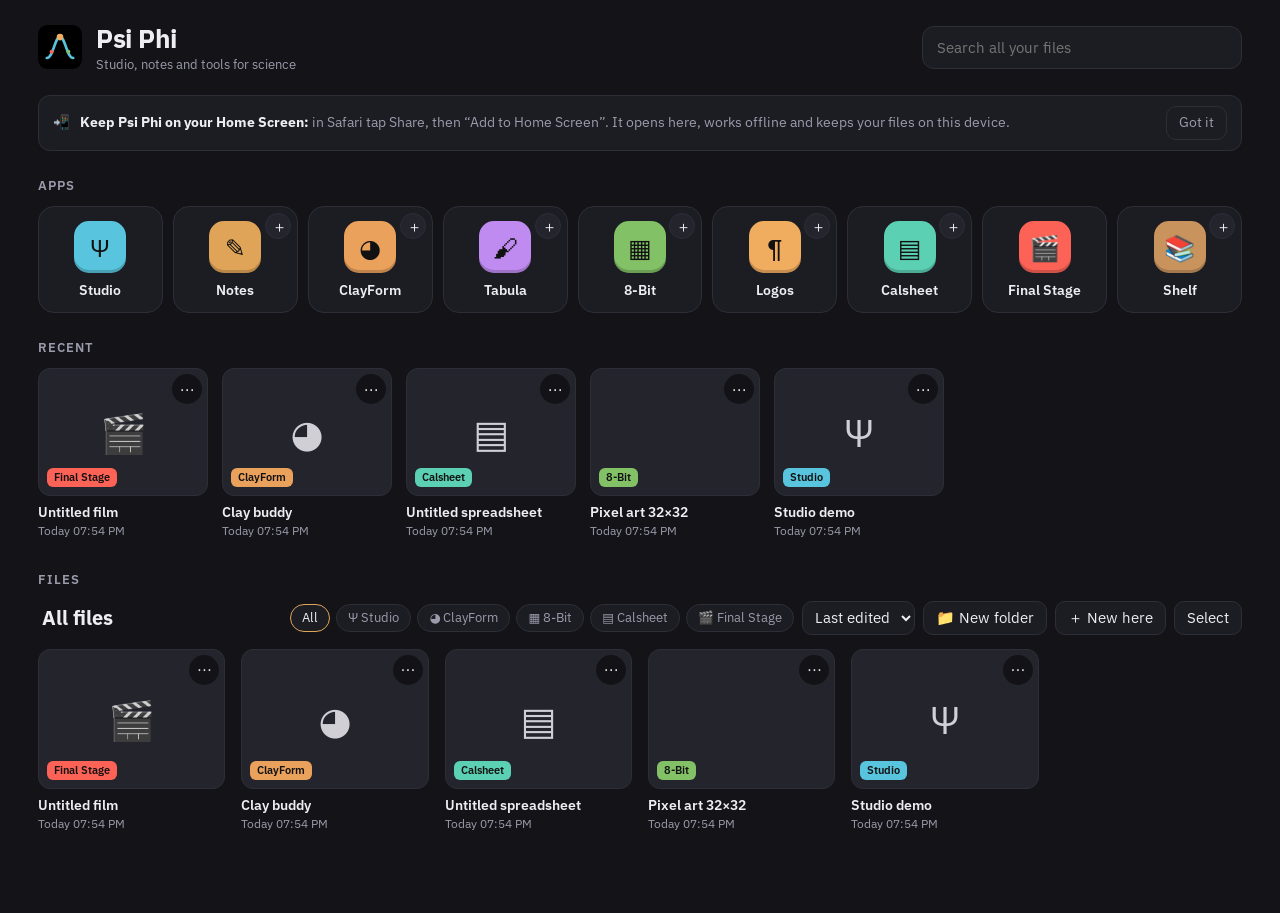
<file: home.html>
<!doctype html>
<html lang="en-GB">
<head>
<meta charset="utf-8">
<meta name="viewport" content="width=device-width, initial-scale=1, viewport-fit=cover">
<meta name="apple-mobile-web-app-capable" content="yes">
<meta name="apple-mobile-web-app-title" content="Psi Phi">
<meta name="theme-color" content="#131318">
<title>Psi Phi</title>
<link rel="manifest" href="manifest.webmanifest">
<link rel="icon" href="icon.svg" type="image/svg+xml">
<link rel="apple-touch-icon" href="apple-touch-icon.png">
<link rel="stylesheet" href="https://fonts.googleapis.com/css2?family=IBM+Plex+Sans:wght@400;500;600;700&display=swap">
<style>:root{--bg:#131318;--panel:#1c1c23;--panel2:#24242d;--ink:#ededf3;--muted:#9b9bab;--rule:#2e2e39;--accent:#e0a458}
*{box-sizing:border-box}
html,body{margin:0;background:var(--bg);color:var(--ink);font:15px/1.4 "IBM Plex Sans",-apple-system,system-ui,sans-serif;-webkit-tap-highlight-color:transparent}
a{color:inherit;text-decoration:none}
button,input,select{font:inherit;color:inherit}
[hidden]{display:none!important}
.wrap{max-width:1240px;margin:0 auto;padding:calc(20px + env(safe-area-inset-top)) max(18px,env(safe-area-inset-right)) 80px max(18px,env(safe-area-inset-left))}
header{display:flex;align-items:center;gap:14px;flex-wrap:wrap;margin-bottom:20px}
.logo{width:44px;height:44px;flex:none}
h1{margin:0;font-size:26px;letter-spacing:-.01em}
h1 small{display:block;font-size:13px;font-weight:400;color:var(--muted);letter-spacing:0}
.grow{flex:1}
#q{background:var(--panel);border:1px solid var(--rule);border-radius:12px;padding:10px 14px;width:min(320px,100%)}
h2{font-size:12.5px;text-transform:uppercase;letter-spacing:.08em;color:var(--muted);margin:26px 0 12px;font-weight:600;display:flex;align-items:center;gap:10px;flex-wrap:wrap}
.apps{display:grid;grid-template-columns:repeat(auto-fill,minmax(112px,1fr));gap:10px}
.app{position:relative;display:flex;flex-direction:column;align-items:center;gap:8px;padding:14px 8px 12px;border-radius:16px;background:var(--panel);border:1px solid var(--rule);text-align:center;transition:transform .12s,border-color .12s}
.app:hover{border-color:#4a4a58;transform:translateY(-1px)}
.app .ic{width:52px;height:52px;border-radius:15px;display:grid;place-items:center;font-size:25px;color:#111;box-shadow:inset 0 -3px 0 rgba(0,0,0,.18)}
.app b{font-size:13.5px;font-weight:600}
.app .new{position:absolute;right:6px;top:6px;width:26px;height:26px;border-radius:13px;border:1px solid var(--rule);background:var(--panel2);cursor:pointer;font-size:15px;line-height:1;display:grid;place-items:center}
.app .new:hover{border-color:var(--accent);color:var(--accent)}
.tools{display:flex;align-items:center;gap:8px;flex-wrap:wrap;margin:6px 0 14px}
.crumbs{display:flex;align-items:center;gap:6px;font-size:20px;font-weight:700;flex-wrap:wrap;margin-right:auto}
.crumbs span{cursor:pointer;opacity:.55;padding:2px 4px;border-radius:6px}.crumbs span:last-child{opacity:1;cursor:default}
.crumbs span.dropok{background:var(--panel2);outline:2px dashed var(--accent)}
.btn{display:inline-flex;align-items:center;gap:6px;height:34px;padding:0 12px;border-radius:10px;border:1px solid var(--rule);background:var(--panel);cursor:pointer;white-space:nowrap}
.btn:hover{background:var(--panel2)}
.btn.on{border-color:var(--accent);color:var(--accent)}
.btn.primary{background:var(--accent);border-color:var(--accent);color:#1b1306;font-weight:600}
select.btn{padding:0 8px}
.chips{display:flex;gap:6px;flex-wrap:wrap}
.chip{border:1px solid var(--rule);background:var(--panel);border-radius:99px;padding:4px 11px;font-size:12.5px;color:var(--muted);cursor:pointer}
.chip.on{color:var(--ink);border-color:var(--accent)}
.grid{display:grid;grid-template-columns:repeat(auto-fill,minmax(160px,1fr));gap:18px 16px}
.card{position:relative;display:block;cursor:pointer;min-width:0;border-radius:14px;outline:none}
.card:focus-visible .th{outline:2px solid var(--accent)}
.card .th{aspect-ratio:4/3;border-radius:12px;background:var(--panel2);border:1px solid var(--rule);overflow:hidden;display:grid;place-items:center;position:relative}
.card .th img{width:100%;height:100%;object-fit:cover;display:block}
.card .th .big{font-size:38px;opacity:.85}
.card .tag{position:absolute;left:8px;bottom:8px;font-size:11px;font-weight:600;padding:2px 7px;border-radius:6px;color:#111}
.card .pin{position:absolute;left:8px;top:8px;font-size:13px}
.card .nm{margin-top:7px;font-weight:600;font-size:14px;white-space:nowrap;overflow:hidden;text-overflow:ellipsis}
.card .dt{font-size:12px;color:var(--muted)}
.card .more{position:absolute;right:6px;top:6px;width:30px;height:30px;border-radius:15px;border:none;background:rgba(0,0,0,.55);color:#fff;cursor:pointer;opacity:.85}
.card .tick{position:absolute;right:8px;top:8px;width:24px;height:24px;border-radius:12px;border:2px solid #fff;background:rgba(0,0,0,.35);display:none}
.selecting .card .tick{display:block}.selecting .card .more{display:none}
.card.sel .tick{background:var(--accent);border-color:var(--accent)}
.card.sel .tick::after{content:"✓";display:grid;place-items:center;height:100%;font-size:13px;color:#111;font-weight:700}
.folder .th{background:none;border:none;overflow:visible}
.folder .th svg{width:88%;height:88%}
.folder .count{position:absolute;bottom:14%;left:0;right:0;text-align:center;font-size:12px;font-weight:600;color:rgba(0,0,0,.55)}
.card.dropok .th{outline:3px dashed var(--accent);outline-offset:3px}
.strip{display:grid;grid-auto-flow:column;grid-auto-columns:minmax(150px,170px);gap:14px;overflow-x:auto;padding-bottom:6px;scrollbar-width:thin}
.empty{color:var(--muted);padding:18px 0}
.selbar{position:fixed;left:50%;transform:translateX(-50%);bottom:calc(18px + env(safe-area-inset-bottom));z-index:30;display:flex;gap:8px;align-items:center;padding:8px 10px;border-radius:14px;background:#2b2b33;border:1px solid var(--rule);box-shadow:0 10px 30px rgba(0,0,0,.5)}
.menu{position:fixed;z-index:60;min-width:220px;max-width:min(320px,92vw);max-height:70vh;overflow:auto;background:#2b2b33;border:1px solid var(--rule);border-radius:12px;box-shadow:0 12px 40px rgba(0,0,0,.5);padding:5px}
.menu button{display:flex;align-items:center;gap:9px;width:100%;text-align:left;border:none;background:transparent;padding:8px 10px;border-radius:8px;cursor:pointer}
.menu button:hover{background:#34343e}
.menu h5{margin:8px 10px 4px;font-size:11px;text-transform:uppercase;letter-spacing:.06em;color:var(--muted)}
.menu hr{border:none;border-top:1px solid var(--rule);margin:4px 6px}
.menu .cols{display:flex;gap:6px;padding:6px 10px}.menu .cols i{width:22px;height:22px;border-radius:6px;cursor:pointer;display:inline-block}
.tipbar{display:flex;align-items:center;gap:10px;padding:10px 14px;border-radius:12px;background:var(--panel);border:1px solid var(--rule);color:var(--muted);font-size:13.5px;margin-bottom:6px}
.tipbar b{color:var(--ink)}
#toast{position:fixed;left:50%;bottom:calc(80px + env(safe-area-inset-bottom));transform:translateX(-50%);background:#33333d;padding:10px 16px;border-radius:12px;box-shadow:0 8px 24px rgba(0,0,0,.5);z-index:90;opacity:0;transition:opacity .2s;pointer-events:none}
#toast.show{opacity:1}
@media (max-width:600px){.apps{grid-template-columns:repeat(4,1fr);gap:8px}.app{padding:10px 4px}.app .ic{width:44px;height:44px;font-size:21px}.app b{font-size:11.5px}.app .new{display:none}.grid{grid-template-columns:1fr 1fr}}
</style>
</head>
<body>
<div class="wrap">
  <header>
    <svg class="logo" viewBox="0 0 200 200" aria-hidden="true"><rect width="200" height="200" rx="44" fill="#000"/><path d="M40 150 C 70 150 75 55 100 55 C 125 55 130 150 160 150" fill="none" stroke="#58C4DD" stroke-width="12" stroke-linecap="round"/><circle cx="100" cy="55" r="15" fill="#F0AC5F"/><circle cx="62" cy="122" r="9" fill="#FC6255"/><circle cx="138" cy="122" r="9" fill="#83C167"/></svg>
    <h1>Psi Phi<small>Studio, notes and tools for science</small></h1>
    <span class="grow"></span>
    <input id="q" type="search" placeholder="Search all your files" aria-label="Search all your files">
  </header>
  <div id="tip"></div>
  <h2>Apps</h2>
  <div class="apps" id="apps"></div>
  <section id="recentSec"><h2>Recent</h2><div class="strip" id="recent"></div></section>
  <h2>Files</h2>
  <div class="tools">
    <div class="crumbs" id="crumbs"></div>
    <div class="chips" id="chips"></div>
    <select id="sort" class="btn" aria-label="Sort"><option value="at">Last edited</option><option value="name">Name</option><option value="app">App</option></select>
    <button id="newFolder" class="btn" type="button">📁 New folder</button>
    <button id="newHere" class="btn" type="button">＋ New here</button>
    <button id="selBtn" class="btn" type="button">Select</button>
  </div>
  <div id="files"><div class="empty">Loading…</div></div>
</div>
<div id="toast" role="status"></div>
<script src="hub.js"></script>
<script src="home.js"></script>
<script>if('serviceWorker' in navigator&&location.protocol==='https:'){addEventListener('load',()=>navigator.serviceWorker.register('sw.js').catch(()=>{}))}</script>
</body>
</html>
</file>
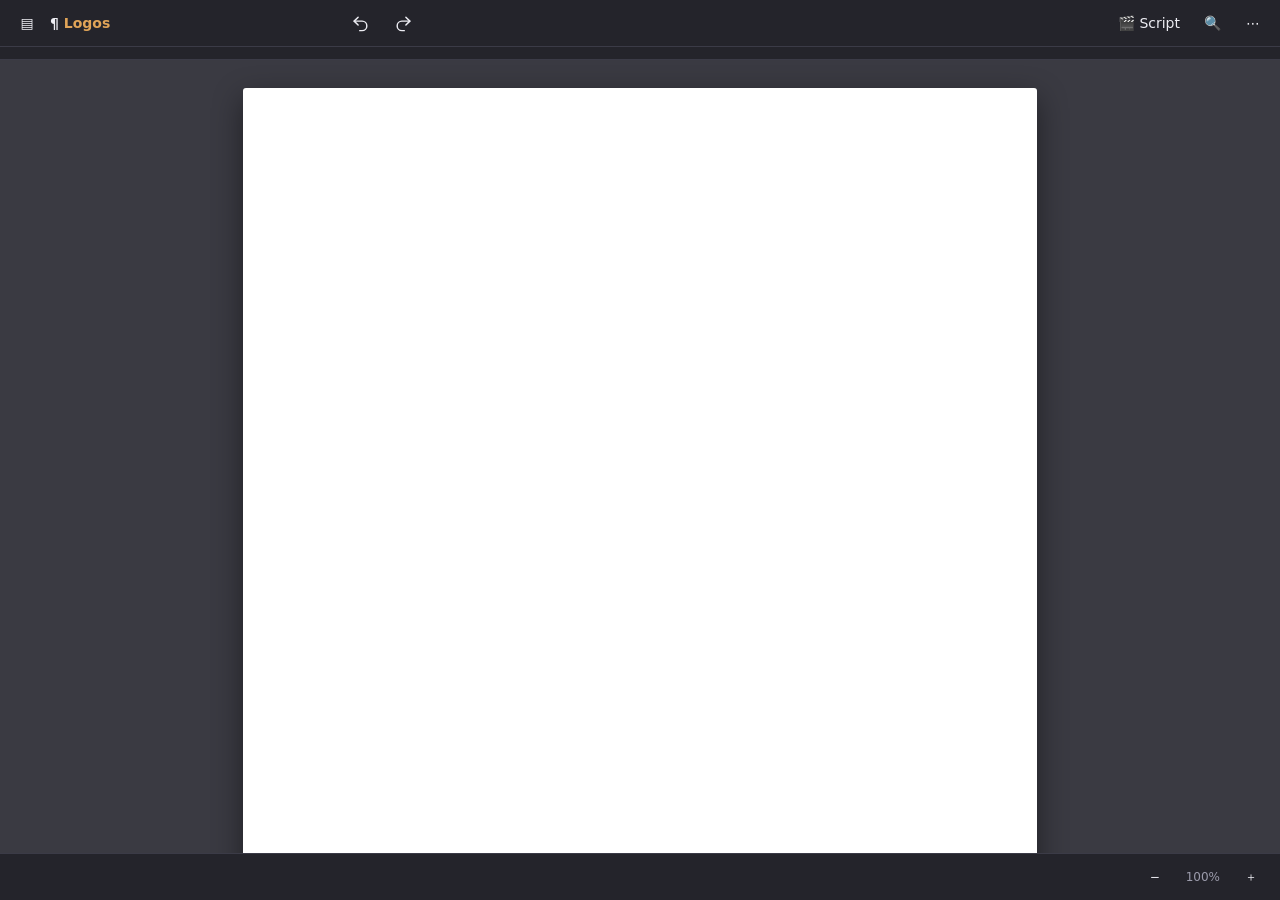
<file: logos.html>
<!doctype html>
<html lang="en-GB">
<head>
<meta charset="utf-8">
<meta name="viewport" content="width=device-width, initial-scale=1, viewport-fit=cover">
<meta name="apple-mobile-web-app-capable" content="yes">
<title>Logos · Psi Phi Studio</title>
<link rel="icon" href="icon.svg" type="image/svg+xml">
<link rel="apple-touch-icon" href="apple-touch-icon.png">
<link rel="stylesheet" href="fonts.css">
<style>
:root{--bg:#1b1b20;--bar:#24242b;--panel:#2b2b33;--panel2:#34343e;--ink:#ededf3;--muted:#9b9bab;--rule:#3b3b47;--accent:#e0a458;--z:1}
*{box-sizing:border-box}
html,body{margin:0;height:100%;background:var(--bg);color:var(--ink);font:14px/1.35 -apple-system,BlinkMacSystemFont,"SF Pro Text",system-ui,sans-serif;overflow:hidden;-webkit-tap-highlight-color:transparent}
button,select,input{font:inherit;color:inherit}
#app{position:fixed;inset:0;display:flex;flex-direction:column}
#top{display:flex;align-items:center;gap:6px;padding:calc(6px + env(safe-area-inset-top)) 10px 6px;background:var(--bar);border-bottom:1px solid var(--rule)}
.brand{font-weight:700;white-space:nowrap}.brand b{color:var(--accent)}
#docName{background:transparent;border:1px solid transparent;border-radius:8px;padding:5px 8px;width:220px}
#docName:focus{border-color:var(--rule);background:var(--panel)}
.grow{flex:1}
.tb{display:inline-grid;place-items:center;min-width:34px;height:34px;padding:0 8px;border-radius:8px;border:1px solid transparent;background:transparent;cursor:pointer;color:var(--ink);white-space:nowrap}
.tb:hover{background:var(--panel2)}
.tb.on{background:var(--panel2);border-color:var(--accent);color:var(--accent)}
.tb:disabled{opacity:.35}
.tb svg{width:19px;height:19px;fill:none;stroke:currentColor;stroke-width:1.8;stroke-linecap:round;stroke-linejoin:round}
#ribbon{display:flex;align-items:center;gap:4px;padding:6px 10px;background:var(--bar);border-bottom:1px solid var(--rule);overflow-x:auto;-webkit-overflow-scrolling:touch;scrollbar-width:none}
#ribbon::-webkit-scrollbar{display:none}
#ribbon select{background:var(--panel);border:1px solid var(--rule);border-radius:8px;padding:5px 6px;height:34px}
#ribbon .sep{width:1px;height:24px;background:var(--rule);margin:0 4px;flex:none}
.sw{position:relative}
.sw i{position:absolute;left:7px;right:7px;bottom:5px;height:4px;border-radius:2px}
#ctxBar{display:none;align-items:center;gap:4px;padding:5px 10px;background:#202027;border-bottom:1px solid var(--rule);overflow-x:auto;font-size:13px}
#ctxBar.show{display:flex}
#ctxBar .lbl{color:var(--muted);margin-right:4px;white-space:nowrap}
#scroller{flex:1;overflow:auto;-webkit-overflow-scrolling:touch;background:#3a3a42;padding:28px 12px 80px}
#pageWrap{display:flex;justify-content:center}
#page{width:794px;min-height:1123px;background:#fff;color:#1d1d1f;padding:76px 84px;box-shadow:0 10px 30px rgba(0,0,0,.45);border-radius:3px;outline:none;zoom:var(--z);caret-color:#1d6fe0}
body.flow #page{min-height:0}
#status{display:flex;align-items:center;gap:14px;padding:6px 12px calc(6px + env(safe-area-inset-bottom));background:var(--bar);border-top:1px solid var(--rule);font-size:12px;color:var(--muted)}
#status b{color:var(--ink);font-weight:600}
/* the document */
.doc{font-family:"Georgia",serif;font-size:17px;line-height:1.55;word-wrap:break-word}
.doc p,.doc div:not([class]){margin:0 0 .7em}
.doc h1.title{font:700 34px/1.15 "Avenir Next","Helvetica Neue",sans-serif;margin:0 0 .5em;letter-spacing:-.01em}
.doc h1{font:700 26px/1.2 "Avenir Next","Helvetica Neue",sans-serif;margin:1em 0 .45em}
.doc h2{font:600 21px/1.25 "Avenir Next","Helvetica Neue",sans-serif;margin:.95em 0 .4em}
.doc h3{font:600 17px/1.3 "Avenir Next","Helvetica Neue",sans-serif;margin:.9em 0 .35em;text-transform:none;color:#3a3a40}
.doc blockquote{margin:.6em 0 .8em;padding:.2em 0 .2em 1em;border-left:4px solid #e0a458;color:#4a4a52;font-style:italic}
.doc pre{font:14px/1.45 "Menlo","Courier New",monospace;background:#f3f3f6;border:1px solid #e1e1e8;border-radius:6px;padding:10px 12px;white-space:pre-wrap;margin:.5em 0 .9em}
.doc ul,.doc ol{margin:0 0 .7em;padding-left:1.6em}
.doc li{margin:.15em 0}
.doc ul.check{list-style:none;padding-left:.3em}
.doc ul.check li .chk{display:inline-block;width:1.25em;cursor:pointer;-webkit-user-select:none;user-select:none}
.doc ul.check li.done{color:#8a8a92;text-decoration:line-through}
.doc a{color:#1d6fe0}
.doc hr{border:0;border-top:1px solid #cfcfd6;margin:1.2em 0}
.doc hr.pb{border-top:2px dashed #c4c4cc;margin:2em -84px}
.doc img{max-width:100%;height:auto;border-radius:3px}
.doc img.left{float:left;margin:.2em 1em .5em 0}.doc img.right{float:right;margin:.2em 0 .5em 1em}.doc img.centre{display:block;margin:.4em auto}
.doc img.sel{outline:3px solid #1d6fe0}
.doc table{border-collapse:collapse;width:100%;margin:.6em 0 1em;font-size:.92em}
.doc td,.doc th{border:1px solid #c9c9d2;padding:6px 8px;vertical-align:top;min-width:40px}
.doc table.hdr tr:first-child td,.doc table.hdr tr:first-child th{font-weight:700;background:#eef0f5}
.doc table.noborder td,.doc table.noborder th{border-color:transparent}
.doc table.stripes tr:nth-child(even) td{background:#f6f7fa}
.doc td.cur,.doc th.cur{box-shadow:inset 0 0 0 2px #1d6fe0}
/* screenplay */
.doc .sc-scene{font:700 16px/1.5 "Courier New",monospace;text-transform:uppercase;margin:1.4em 0 .6em}
.doc .sc-action{font:16px/1.5 "Courier New",monospace;margin:0 0 .8em}
.doc .sc-char{font:16px/1.5 "Courier New",monospace;text-transform:uppercase;margin:1em 0 0 37%}
.doc .sc-paren{font:16px/1.5 "Courier New",monospace;margin:0 0 0 30%;max-width:40%}
.doc .sc-dial{font:16px/1.5 "Courier New",monospace;margin:0 18% .8em 22%}
.doc .sc-trans{font:16px/1.5 "Courier New",monospace;text-transform:uppercase;text-align:right;margin:1em 0}
.doc .sc-note{font:italic 15px/1.45 "Avenir Next",sans-serif;color:#6b4fc8;background:#f3efff;border-radius:6px;padding:4px 8px;margin:.4em 0 .8em}
.doc .find{background:#ffe066;border-radius:2px}
.doc .find.now{background:#ff9f1c}
/* popovers & dialogs */
.pop{position:fixed;z-index:30;background:var(--panel);border:1px solid var(--rule);border-radius:14px;box-shadow:0 16px 36px rgba(0,0,0,.5);padding:10px;max-height:calc(100vh - 90px);overflow:auto}
.pop .mi{display:flex;width:100%;gap:10px;align-items:center;border:0;background:transparent;padding:9px 10px;border-radius:8px;cursor:pointer;text-align:left}
.pop .mi:hover{background:var(--panel2)}
.pop hr{border:0;border-top:1px solid var(--rule);margin:4px}
.pop .cap{font-size:11px;letter-spacing:.06em;text-transform:uppercase;color:var(--muted);padding:6px 10px 2px}
.swatches{display:grid;grid-template-columns:repeat(8,26px);gap:5px}
.swatches i{width:26px;height:26px;border-radius:6px;cursor:pointer;border:1px solid rgba(0,0,0,.4)}
.tgrid{display:grid;grid-template-columns:repeat(8,22px);gap:3px}
.tgrid i{width:22px;height:22px;border:1px solid #555;border-radius:3px;background:#1f1f25}
.tgrid i.on{background:var(--accent);border-color:var(--accent)}
.btn{border:1px solid var(--rule);background:var(--panel2);border-radius:9px;padding:7px 12px;cursor:pointer}
.btn.primary{background:var(--accent);border-color:var(--accent);color:#1d1306;font-weight:600}
.btn.sm{padding:4px 9px;font-size:12px}
#findBar{display:none;align-items:center;gap:6px;padding:6px 10px;background:#202027;border-bottom:1px solid var(--rule)}
#findBar.show{display:flex}
#findBar input{background:var(--panel);border:1px solid var(--rule);border-radius:8px;padding:5px 8px;width:180px}
dialog{background:var(--panel);color:var(--ink);border:1px solid var(--rule);border-radius:18px;padding:0;width:min(560px,94vw)}
dialog::backdrop{background:rgba(0,0,0,.55)}
.dlg{padding:18px;display:flex;flex-direction:column;gap:12px}
.dlg h2{margin:0;font-size:19px}
.choice{display:flex;flex-direction:column;gap:8px}
.choice button{padding:12px 14px;border-radius:12px;border:1px solid var(--rule);background:var(--panel2);cursor:pointer;text-align:left}
.choice button.on{border-color:var(--accent);background:#4a3a22}
.choice button:disabled{opacity:.4}
.choice b{display:block}
.choice small{color:var(--muted)}
.small{font-size:12px;color:var(--muted)}
.row{display:flex;gap:8px;align-items:center;flex-wrap:wrap}
#toast{position:fixed;left:50%;bottom:60px;transform:translateX(-50%);background:rgba(10,10,14,.94);border:1px solid var(--rule);padding:8px 14px;border-radius:999px;font-size:13px;opacity:0;transition:opacity .25s;pointer-events:none;z-index:50}
#toast.show{opacity:1}
#gallery{position:fixed;inset:0;background:#141418;z-index:40;padding:16px;padding-top:calc(16px + env(safe-area-inset-top));overflow:auto}
#gallery[hidden]{display:none}
#gallery header{display:flex;align-items:center;gap:10px;margin-bottom:16px}
#gallery h1{margin:0;font-size:26px}
#glist{display:grid;grid-template-columns:repeat(auto-fill,minmax(180px,1fr));gap:16px}
.gcard{background:var(--panel);border:1px solid var(--rule);border-radius:12px;overflow:hidden;cursor:pointer;position:relative}
.gcard .pv{height:200px;background:#fff;color:#222;font:9px/1.35 Georgia,serif;padding:12px;overflow:hidden}
.gcard .meta{padding:8px 10px;font-size:13px}
.gcard small{color:var(--muted)}
.gcard .del{position:absolute;right:6px;top:6px;border:0;border-radius:999px;width:28px;height:28px;background:rgba(0,0,0,.55);color:#fff;cursor:pointer}
#render{position:fixed;left:-30000px;top:0;background:#fff;color:#1d1d1f}
body.embed #galleryBtn{display:none}
@media print{body{overflow:visible;background:#fff}#top,#ribbon,#ctxBar,#findBar,#status{display:none!important}#app{position:static}#scroller{overflow:visible;background:#fff;padding:0}#page{box-shadow:none;width:auto;padding:0;zoom:1}.doc hr.pb{page-break-after:always;border:0;margin:0}}
@media (max-width:700px){#page{padding:36px 28px}#docName{width:120px}}
</style>
</head>
<body>
<div id="app">
  <header id="top">
    <button class="tb" id="galleryBtn" title="All documents">▤</button>
    <span class="brand">¶ <b>Logos</b></span>
    <input id="docName" aria-label="Document name" maxlength="60">
    <button class="tb" id="undoBtn" title="Undo (two-finger tap)"><svg viewBox="0 0 24 24"><path d="M9 14L4 9l5-5"/><path d="M4 9h10a6 6 0 0 1 0 12h-3"/></svg></button>
    <button class="tb" id="redoBtn" title="Redo (three-finger tap)"><svg viewBox="0 0 24 24"><path d="M15 14l5-5-5-5"/><path d="M20 9H10a6 6 0 0 0 0 12h3"/></svg></button>
    <span class="grow"></span>
    <button class="tb" id="scriptBtn" title="Screenplay mode: Tab changes the line type, Return moves on">🎬 Script</button>
    <button class="tb" id="findBtn" title="Find and replace">🔍</button>
    <button class="tb" id="menuBtn" title="Document">⋯</button>
  </header>
  <div id="ribbon"></div>
  <div id="ctxBar"></div>
  <div id="findBar"><input id="findIn" placeholder="Find"><input id="replIn" placeholder="Replace with"><button class="btn sm" id="fPrev">◀</button><button class="btn sm" id="fNext">▶</button><span id="fCount" class="small"></span><button class="btn sm" id="fRepl">Replace</button><button class="btn sm" id="fAll">Replace all</button><span class="grow"></span><button class="btn sm" id="fClose">Done</button></div>
  <main id="scroller"><div id="pageWrap"><div id="page" class="doc" contenteditable="true" spellcheck="true"></div></div></main>
  <footer id="status"><span id="stWords"></span><span id="stTime"></span><span class="grow"></span><button class="tb" id="zOut">−</button><span id="zLbl">100%</span><button class="tb" id="zIn">＋</button></footer>
</div>
<div id="gallery" hidden><header><h1>¶ Logos</h1><span class="grow"></span><button class="btn" id="gScript">＋ New script</button><button class="btn primary" id="gNew">＋ New document</button></header><div id="glist"></div></div>
<div id="render" class="doc"></div>
<div id="toast" role="status"></div>
<script src="hub.js"></script>
<script>
'use strict';
(() => {
  const $ = s => document.querySelector(s);
  const h = (tag, attrs, ...kids) => { const e = document.createElement(tag); for (const [k, v] of Object.entries(attrs || {})) { if (v == null || v === false) continue; if (k.startsWith('on')) e.addEventListener(k.slice(2), v); else if (k === 'class') e.className = v; else if (k === 'style') e.style.cssText = v; else if (k in e && k !== 'list') try { e[k] = v; } catch (x) { e.setAttribute(k, v); } else e.setAttribute(k, v); } for (const c of kids.flat()) if (c != null) e.append(c.nodeType ? c : String(c)); return e; };
  const clamp = (v, a, b) => Math.max(a, Math.min(b, v));
  const uid = () => Date.now().toString(36) + Math.random().toString(36).slice(2, 7);
  let tt = 0; const toast = (m, ms) => { const t = $('#toast'); t.textContent = m; t.classList.add('show'); clearTimeout(tt); tt = setTimeout(() => t.classList.remove('show'), ms || 2000); };
  const QS = new URLSearchParams(location.search), EMBED = QS.has('embed');
  if (EMBED) document.body.classList.add('embed');
  const ed = $('#page');
  let doc = null;
  try { document.execCommand('styleWithCSS', false, true); } catch (e) { }
  try { document.execCommand('defaultParagraphSeparator', false, 'p'); } catch (e) { }

  /* ---------- storage ---------- */
  let dbp = null;
  const db = () => dbp || (dbp = new Promise((res, rej) => { const r = indexedDB.open('psiphi-logos', 1); r.onupgradeneeded = () => { if (!r.result.objectStoreNames.contains('docs')) r.result.createObjectStore('docs', { keyPath: 'id' }); }; r.onsuccess = () => res(r.result); r.onerror = () => rej(r.error); }));
  const tx = async (mode, fn) => { const d = await db(); return new Promise((res, rej) => { const t = d.transaction('docs', mode), st = t.objectStore('docs'); const q = fn(st); t.oncomplete = () => res(q && q.result); t.onerror = () => rej(t.error); }); };
  let saveT = 0;
  const saveSoon = () => { clearTimeout(saveT); saveT = setTimeout(saveNow, 900); };
  async function saveNow() { if (!doc) return; clearTimeout(saveT); doc.html = cleanHTML(); doc.text = ed.innerText.slice(0, 600); doc.updated = Date.now(); try { await tx('readwrite', st => st.put(doc)); } catch (e) { console.warn('save failed', e); } }
  function cleanHTML() { const c = ed.cloneNode(true); c.querySelectorAll('.find').forEach(s => s.replaceWith(...s.childNodes)); c.querySelectorAll('.cur').forEach(x => x.classList.remove('cur')); c.querySelectorAll('img.sel').forEach(x => x.classList.remove('sel')); return c.innerHTML; }
  addEventListener('visibilitychange', () => { if (document.visibilityState === 'hidden') saveNow(); });
  const newDoc = (script) => ({ id: 'doc_' + uid(), name: script ? 'Untitled script' : 'Untitled document', html: script ? '<p class="sc-scene">INT. LAB – DAY</p><p class="sc-action">Describe what we see.</p><p class="sc-char">Narrator</p><p class="sc-dial">Your first line.</p>' : '<h1 class="title">Untitled</h1><p><br></p>', script: !!script, created: Date.now(), updated: Date.now() });

  /* ---------- history: snapshots of the document and where the caret was ---------- */
  const hist = []; let hpos = -1, histT = 0, restoring = false;
  function caretOffsets() { const s = getSelection(); if (!s.rangeCount || !ed.contains(s.anchorNode)) return null; const r = s.getRangeAt(0); const off = (node, o) => { const rr = document.createRange(); rr.setStart(ed, 0); try { rr.setEnd(node, o); } catch (e) { return 0; } return rr.toString().length; }; return [off(r.startContainer, r.startOffset), off(r.endContainer, r.endOffset)]; }
  function setCaret(a, b) { const walker = document.createTreeWalker(ed, NodeFilter.SHOW_TEXT); let n, pos = 0, sN = null, sO = 0, eN = null, eO = 0; while ((n = walker.nextNode())) { const L = n.nodeValue.length; if (!sN && a <= pos + L) { sN = n; sO = a - pos; } if (!eN && b <= pos + L) { eN = n; eO = b - pos; break; } pos += L; } if (!sN) return; const r = document.createRange(); r.setStart(sN, sO); r.setEnd(eN || sN, eN ? eO : sO); const s = getSelection(); s.removeAllRanges(); s.addRange(r); }
  function snapshot(now) { if (restoring) return; clearTimeout(histT); const take = () => { const html = ed.innerHTML; if (hpos >= 0 && hist[hpos].html === html) return; hist.length = hpos + 1; hist.push({ html, caret: caretOffsets() }); if (hist.length > 200) hist.shift(); hpos = hist.length - 1; syncUndo(); }; if (now) take(); else histT = setTimeout(take, 450); }
  function restore(i) { const e = hist[i]; if (!e) return; restoring = true; ed.innerHTML = e.html; if (e.caret) setCaret(e.caret[0], e.caret[1]); restoring = false; syncUndo(); changed(true); }
  function undo() { snapshot(true); if (hpos <= 0) return toast('Nothing to undo'); hpos--; restore(hpos); toast('Undo'); }
  function redo() { if (hpos >= hist.length - 1) return toast('Nothing to redo'); hpos++; restore(hpos); toast('Redo'); }
  const syncUndo = () => { $('#undoBtn').disabled = hpos <= 0; $('#redoBtn').disabled = hpos >= hist.length - 1; };
  ed.addEventListener('beforeinput', e => { if (e.inputType === 'historyUndo') { e.preventDefault(); undo(); } else if (e.inputType === 'historyRedo') { e.preventDefault(); redo(); } });
  ed.addEventListener('input', () => { if (!restoring) { snapshot(); changed(); } });
  $('#undoBtn').addEventListener('mousedown', e => e.preventDefault()); $('#redoBtn').addEventListener('mousedown', e => e.preventDefault());
  $('#undoBtn').addEventListener('click', undo); $('#redoBtn').addEventListener('click', redo);
  // two-finger tap undo, three-finger tap redo (on the page)
  { let T = null; $('#scroller').addEventListener('touchstart', e => { if (!T) T = { t0: Date.now(), max: 0, x: e.touches[0].clientX, y: e.touches[0].clientY, moved: 0 }; T.max = Math.max(T.max, e.touches.length); }, { passive: true });
    $('#scroller').addEventListener('touchmove', e => { if (T) T.moved += Math.abs(e.touches[0].clientX - T.x) + Math.abs(e.touches[0].clientY - T.y); }, { passive: true });
    $('#scroller').addEventListener('touchend', e => { if (!T || e.touches.length) return; const t = T; T = null; if (Date.now() - t.t0 < 320 && t.moved < 30) { if (t.max === 2) { e.preventDefault(); undo(); } else if (t.max === 3) { e.preventDefault(); redo(); } } }); }

  /* ---------- selection helpers ---------- */
  let lastRange = null;
  document.addEventListener('selectionchange', () => { const s = getSelection(); if (s.rangeCount && ed.contains(s.getRangeAt(0).commonAncestorContainer)) { lastRange = s.getRangeAt(0).cloneRange(); syncRibbon(); syncContext(); } });
  function restoreRange() { if (!lastRange) return; const s = getSelection(); s.removeAllRanges(); s.addRange(lastRange); }
  const BLOCK = 'P,H1,H2,H3,BLOCKQUOTE,PRE,LI,DIV';
  function blockOf(n) { while (n && n !== ed) { if (n.nodeType === 1 && BLOCK.split(',').includes(n.tagName) && n.parentNode && (n.parentNode === ed || n.tagName === 'LI' || ['BLOCKQUOTE', 'TD', 'TH'].includes(n.parentNode.tagName) || n.parentNode.closest && n.parentNode.closest('td,th'))) return n; n = n.parentNode; } return null; }
  function selectedBlocks() {
    const s = getSelection(); if (!s.rangeCount) return []; const r = s.getRangeAt(0); if (!ed.contains(r.commonAncestorContainer)) return [];
    const first = blockOf(r.startContainer), last = blockOf(r.endContainer); if (!first) { ensureBlock(); return selectedBlocks(); }
    const out = []; const all = [...ed.querySelectorAll('p,h1,h2,h3,blockquote,pre,li,div')].filter(b => blockOf(b) === b);
    let on = false; for (const b of all) { if (b === first) on = true; if (on) out.push(b); if (b === last) break; } return out.length ? out : [first];
  }
  function ensureBlock() { if (!ed.firstChild) { ed.innerHTML = '<p><br></p>'; } [...ed.childNodes].forEach(n => { if (n.nodeType === 3 && n.nodeValue.trim()) { const p = h('p'); n.replaceWith(p); p.append(n); } }); }
  function exec(cmd, val) { restoreRange(); ed.focus(); snapshot(true); document.execCommand(cmd, false, val); snapshot(true); changed(); syncRibbon(); }

  /* ---------- styles (paragraph types) ---------- */
  const STYLES = [['p', 'Body', 'P', ''], ['title', 'Title', 'H1', 'title'], ['h1', 'Heading 1', 'H1', ''], ['h2', 'Heading 2', 'H2', ''], ['h3', 'Heading 3', 'H3', ''], ['quote', 'Quote', 'BLOCKQUOTE', ''], ['code', 'Code', 'PRE', ''],
    ['sc-scene', 'Scene heading', 'P', 'sc-scene'], ['sc-action', 'Action', 'P', 'sc-action'], ['sc-char', 'Character', 'P', 'sc-char'], ['sc-paren', 'Parenthetical', 'P', 'sc-paren'], ['sc-dial', 'Dialogue', 'P', 'sc-dial'], ['sc-trans', 'Transition', 'P', 'sc-trans'], ['sc-note', 'Note (not read)', 'P', 'sc-note']];
  const styleOf = b => { if (!b) return 'p'; const c = [...b.classList].find(x => x.startsWith('sc-')); if (c) return c; if (b.tagName === 'H1') return b.classList.contains('title') ? 'title' : 'h1'; return { H2: 'h2', H3: 'h3', BLOCKQUOTE: 'quote', PRE: 'code' }[b.tagName] || 'p'; };
  function setStyle(key, blocks) {
    const S = STYLES.find(s => s[0] === key); if (!S) return; snapshot(true);
    blocks = blocks || selectedBlocks(); const made = [];
    for (const b of blocks) {
      if (b.tagName === 'LI') { made.push(b); continue; }
      const n = document.createElement(S[2]); if (S[3]) n.className = S[3];
      for (const a of ['style']) if (b.getAttribute(a)) n.setAttribute(a, b.getAttribute(a));
      while (b.firstChild) n.append(b.firstChild); if (!n.firstChild) n.append(h('br')); b.replaceWith(n); made.push(n);
    }
    if (made.length) { const r = document.createRange(); r.selectNodeContents(made[0]); if (made.length === 1) r.collapse(false); else r.setEnd(made[made.length - 1], made[made.length - 1].childNodes.length); const s = getSelection(); s.removeAllRanges(); s.addRange(r); }
    snapshot(true); changed(); syncRibbon();
  }
  // screenplay: Return moves to the natural next line type, Tab cycles types
  const NEXT = { 'sc-scene': 'sc-action', 'sc-action': 'sc-action', 'sc-char': 'sc-dial', 'sc-paren': 'sc-dial', 'sc-dial': 'sc-char', 'sc-trans': 'sc-scene', 'sc-note': 'sc-action' };
  const CYCLE = ['sc-action', 'sc-char', 'sc-dial', 'sc-paren', 'sc-trans', 'sc-scene'];
  ed.addEventListener('keydown', e => {
    const b = blockOf(getSelection().anchorNode), st = styleOf(b);
    if (e.key === 'Tab' && (st.startsWith('sc-') || doc.script)) { e.preventDefault(); const i = CYCLE.indexOf(st); setStyle(CYCLE[(i + (e.shiftKey ? CYCLE.length - 1 : 1)) % CYCLE.length], [b]); toast(STYLES.find(s => s[0] === CYCLE[(i + (e.shiftKey ? CYCLE.length - 1 : 1)) % CYCLE.length])[1]); return; }
    if (e.key === 'Tab' && b && b.closest('td,th')) { e.preventDefault(); moveCell(e.shiftKey ? -1 : 1); return; }
    if (e.key === 'Enter' && !e.shiftKey && st.startsWith('sc-')) { const next = NEXT[st]; setTimeout(() => { const nb = blockOf(getSelection().anchorNode); if (nb && nb !== b && styleOf(nb) === st && next !== st) setStyle(next, [nb]); }, 0); }
    if ((e.metaKey || e.ctrlKey) && !e.altKey) { const k = e.key.toLowerCase(); if (k === 'z') { e.preventDefault(); e.shiftKey ? redo() : undo(); } else if (k === 'y') { e.preventDefault(); redo(); } else if (k === 'f') { e.preventDefault(); openFind(); } else if (k === 's') { e.preventDefault(); saveNow(); toast('Saved'); } else if (k === 'k') { e.preventDefault(); addLink(); } }
  });

  /* ---------- ribbon ---------- */
  const FONTS = [['', 'Default'], ['"Georgia",serif', 'Georgia'], ['"Palatino","Palatino Linotype",serif', 'Palatino'], ['"Times New Roman",Times,serif', 'Times New Roman'], ['"Baskerville",serif', 'Baskerville'], ['"LM",serif', 'Latin Modern (LaTeX)'], ['"Avenir Next","Helvetica Neue",sans-serif', 'Avenir Next'], ['"Helvetica Neue",Helvetica,Arial,sans-serif', 'Helvetica Neue'], ['"Gill Sans","Gill Sans MT",sans-serif', 'Gill Sans'], ['"Futura",sans-serif', 'Futura'], ['"Optima",sans-serif', 'Optima'], ['"Didot",serif', 'Didot'], ['"American Typewriter",serif', 'American Typewriter'], ['"Courier New",monospace', 'Courier New'], ['"Menlo",monospace', 'Menlo']];
  const SIZES = [10, 11, 12, 13, 14, 15, 16, 17, 18, 20, 22, 24, 28, 32, 36, 42, 48, 60, 72, 96];
  const COLOURS = ['#1d1d1f', '#4a4a52', '#8a8a92', '#c4c4cc', '#ffffff', '#c1272d', '#e8473c', '#f08a24', '#e0a458', '#d4b000', '#2e8b3e', '#1f9d8b', '#1d6fe0', '#4b4bd6', '#7b4fc8', '#c2408f', '#6b3b1f', '#0b4f6c', '#1e5631', '#5b1240'];
  const HIGHLIGHTS = ['transparent', '#fff3a0', '#ffd6a5', '#ffc9de', '#d4f5c9', '#c9ecf7', '#ddd6ff', '#e7e7ea'];
  const ic = d => '<svg viewBox="0 0 24 24">' + d + '</svg>';
  const tb = (title, html, fn, id) => { const b = h('button', { class: 'tb', title, id: id || null, onmousedown: e => e.preventDefault(), onclick: fn }); b.innerHTML = html; return b; };
  const sel = (id, opts, fn, w) => { const s = h('select', { id, style: w ? 'width:' + w + 'px' : '', onchange: e => fn(e.target.value) }, opts.map(([v, l]) => h('option', { value: v }, l))); s.addEventListener('pointerdown', () => { const s2 = getSelection(); if (s2.rangeCount && ed.contains(s2.anchorNode)) lastRange = s2.getRangeAt(0).cloneRange(); }); return s; };
  const SEP = () => h('span', { class: 'sep' });
  function buildRibbon() {
    const R = $('#ribbon'); R.innerHTML = '';
    R.append(sel('styleSel', STYLES.map(s => [s[0], s[1]]), v => { restoreRange(); setStyle(v); }, 140), SEP(),
      sel('fontSel', FONTS, v => { exec('fontName', v || 'Georgia'); if (!v) clearInline('fontFamily'); }, 140),
      sel('sizeSel', [['', 'Size'], ...SIZES.map(s => [s, s + ''])], v => setSize(+v), 72), SEP(),
      tb('Bold (⌘B)', '<b>B</b>', () => exec('bold'), 'bBtn'), tb('Italic (⌘I)', '<i style="font-family:Georgia">I</i>', () => exec('italic'), 'iBtn'), tb('Underline (⌘U)', '<u>U</u>', () => exec('underline'), 'uBtn'), tb('Strikethrough', '<s>S</s>', () => exec('strikeThrough'), 'sBtn'),
      tb('Superscript', 'x²', () => exec('superscript')), tb('Subscript', 'x₂', () => exec('subscript')),
      colourBtn('Text colour', 'A', COLOURS, v => exec('foreColor', v), 'fgBtn'), colourBtn('Highlight', '🖍', HIGHLIGHTS, v => exec('hiliteColor', v), 'hlBtn'), SEP(),
      tb('Align left', ic('<path d="M4 6h16M4 10h10M4 14h16M4 18h10"/>'), () => exec('justifyLeft')), tb('Centre', ic('<path d="M4 6h16M7 10h10M4 14h16M7 18h10"/>'), () => exec('justifyCenter')), tb('Align right', ic('<path d="M4 6h16M10 10h10M4 14h16M10 18h10"/>'), () => exec('justifyRight')), tb('Justify', ic('<path d="M4 6h16M4 10h16M4 14h16M4 18h16"/>'), () => exec('justifyFull')),
      sel('lhSel', [['', 'Spacing'], ['1', '1.0'], ['1.15', '1.15'], ['1.35', '1.35'], ['1.55', '1.5'], ['2', '2.0']], v => lineHeight(v), 86), SEP(),
      tb('Bullets', ic('<circle cx="5" cy="7" r="1.2" fill="currentColor"/><circle cx="5" cy="12" r="1.2" fill="currentColor"/><circle cx="5" cy="17" r="1.2" fill="currentColor"/><path d="M9 7h11M9 12h11M9 17h11"/>'), () => exec('insertUnorderedList')),
      tb('Numbered list', ic('<path d="M4 5h1.5v4M4 9h3M4 13.5c.5-.8 2.5-.8 2.5.4 0 .9-2.5 1.6-2.5 2.6h2.6M10 7h10M10 12h10M10 17h10"/>'), () => exec('insertOrderedList')),
      tb('Checklist', '☑', checklist), tb('Indent', ic('<path d="M4 6h16M10 10h10M10 14h10M4 18h16M4 9l3 3-3 3"/>'), () => exec('indent')), tb('Outdent', ic('<path d="M4 6h16M10 10h10M10 14h10M4 18h16M7 9l-3 3 3 3"/>'), () => exec('outdent')), SEP(),
      tb('Insert table', '▦ Table', e => tablePicker(e.currentTarget)), tb('Insert picture', '🖼', insertImage), tb('Link (⌘K)', '🔗', addLink), tb('Line', '―', () => exec('insertHorizontalRule')), tb('Page break', '⤓', pageBreak), SEP(),
      tb('Clear formatting', ic('<path d="M6 5h12M12 5l-3 14M4 20l16-16"/>'), () => { exec('removeFormat'); setStyle('p'); }));
  }
  function colourBtn(title, label, list, fn, id) {
    const b = h('button', { class: 'tb sw', title, id, onmousedown: e => e.preventDefault() }, label, h('i', { style: 'background:' + (list === HIGHLIGHTS ? '#fff3a0' : '#c1272d') }));
    b.addEventListener('click', () => { const p = popAt(b, h('div', {}, h('div', { class: 'swatches' }, list.map(c => h('i', { style: 'background:' + (c === 'transparent' ? 'repeating-linear-gradient(45deg,#fff 0 4px,#ccc 4px 8px)' : c), title: c === 'transparent' ? 'None' : c, onmousedown: e => e.preventDefault(), onclick: () => { closePop(); b.querySelector('i').style.background = c; fn(c); } }))),
      h('div', { class: 'row', style: 'margin-top:8px' }, h('span', { class: 'small' }, 'Custom'), h('input', { type: 'color', onchange: e => { closePop(); fn(e.target.value); } })))); });
    return b;
  }
  function setSize(px) {
    if (!px) return; restoreRange(); ed.focus(); snapshot(true);
    document.execCommand('fontSize', false, 7);
    ed.querySelectorAll('font[size="7"]').forEach(f => { const s = h('span', { style: 'font-size:' + px + 'px' }); while (f.firstChild) s.append(f.firstChild); f.replaceWith(s); });
    ed.querySelectorAll('span').forEach(s => { if (s.style.fontSize === 'xxx-large' || s.style.fontSize === '-webkit-xxx-large') s.style.fontSize = px + 'px'; });
    snapshot(true); changed();
  }
  function clearInline(prop) { const s = getSelection(); if (!s.rangeCount) return; ed.querySelectorAll('span').forEach(sp => { if (s.containsNode(sp, true)) sp.style[prop] = ''; }); }
  function lineHeight(v) { restoreRange(); snapshot(true); for (const b of selectedBlocks()) b.style.lineHeight = v || ''; snapshot(true); changed(); }
  function checklist() {
    restoreRange(); snapshot(true); const bl = selectedBlocks();
    const inList = bl[0] && bl[0].closest('ul.check'); if (inList) { document.execCommand('insertUnorderedList'); ed.querySelectorAll('.chk').forEach(c => { if (!c.closest('ul.check')) c.remove(); }); snapshot(true); changed(); return; }
    document.execCommand('insertUnorderedList');
    const s = getSelection(), ul = s.anchorNode && (s.anchorNode.nodeType === 1 ? s.anchorNode : s.anchorNode.parentNode).closest('ul');
    if (ul) { ul.classList.add('check'); ul.querySelectorAll(':scope>li').forEach(li => { if (!li.querySelector('.chk')) li.prepend(h('span', { class: 'chk', contenteditable: 'false' }, '☐')); }); }
    snapshot(true); changed();
  }
  ed.addEventListener('click', e => {
    const c = e.target.closest('.chk'); if (c) { snapshot(true); const li = c.closest('li'); li.classList.toggle('done'); c.textContent = li.classList.contains('done') ? '☑' : '☐'; snapshot(true); changed(); return; }
    ed.querySelectorAll('img.sel').forEach(i => i.classList.remove('sel')); selImg = null;
    if (e.target.tagName === 'IMG') { selImg = e.target; selImg.classList.add('sel'); }
    syncContext();
  });
  // new checklist items get a box too
  new MutationObserver(() => { ed.querySelectorAll('ul.check>li').forEach(li => { if (!li.querySelector('.chk')) li.prepend(h('span', { class: 'chk', contenteditable: 'false' }, '☐')); }); }).observe(ed, { childList: true, subtree: true });
  function pageBreak() { restoreRange(); ed.focus(); snapshot(true); document.execCommand('insertHTML', false, '<hr class="pb"><p><br></p>'); snapshot(true); changed(); }
  function addLink() { restoreRange(); const s = getSelection(); const url = prompt('Link to (web address)', 'https://'); if (!url || url === 'https://') return; if (s.isCollapsed) exec('insertHTML', '<a href="' + url.replace(/"/g, '&quot;') + '">' + url.replace(/</g, '&lt;') + '</a>'); else exec('createLink', url); }

  /* ---------- tables ---------- */
  function tablePicker(anchor) {
    let R = 3, C = 3; const grid = h('div', { class: 'tgrid' }), lbl = h('div', { class: 'small', style: 'margin-top:6px' }, '3 × 3');
    const paint = () => { [...grid.children].forEach((c, i) => c.classList.toggle('on', Math.floor(i / 8) < R && i % 8 < C)); lbl.textContent = R + ' rows × ' + C + ' columns'; };
    for (let i = 0; i < 64; i++) grid.append(h('i', { onpointerenter: () => { R = Math.floor(i / 8) + 1; C = i % 8 + 1; paint(); }, onmousedown: e => e.preventDefault(), onclick: () => { R = Math.floor(i / 8) + 1; C = i % 8 + 1; closePop(); insertTable(R, C); } }));
    paint(); popAt(anchor, h('div', {}, h('div', { class: 'cap', style: 'padding:0 0 6px' }, 'Insert a table'), grid, lbl));
  }
  function insertTable(r, c) { let html = '<table class="hdr"><tbody>'; for (let i = 0; i < r; i++) { html += '<tr>'; for (let j = 0; j < c; j++) html += '<td><br></td>'; html += '</tr>'; } html += '</tbody></table><p><br></p>'; exec('insertHTML', html); }
  const curCell = () => { const s = getSelection(); const n = s.anchorNode; return n && (n.nodeType === 1 ? n : n.parentNode).closest && (n.nodeType === 1 ? n : n.parentNode).closest('td,th'); };
  function moveCell(d) { const c = curCell(); if (!c) return; const cells = [...c.closest('table').querySelectorAll('td,th')], i = cells.indexOf(c), n = cells[i + d]; if (n) { const r = document.createRange(); r.selectNodeContents(n); r.collapse(false); const s = getSelection(); s.removeAllRanges(); s.addRange(r); } else if (d > 0) { tableOp('rowBelow'); moveCell(1); } }
  function tableOp(op) {
    restoreRange(); const c = curCell(); if (!c) return; snapshot(true);
    const tr = c.parentNode, table = c.closest('table'), ci = [...tr.children].indexOf(c), rows = [...table.querySelectorAll('tr')];
    const blankRow = () => { const r = h('tr'); for (let i = 0; i < tr.children.length; i++) r.append(h('td', {}, h('br'))); return r; };
    if (op === 'rowAbove') tr.before(blankRow()); else if (op === 'rowBelow') tr.after(blankRow());
    else if (op === 'colLeft' || op === 'colRight') rows.forEach(r => { const ref = r.children[ci]; const td = h('td', {}, h('br')); if (ref) (op === 'colLeft' ? ref.before(td) : ref.after(td)); else r.append(td); });
    else if (op === 'delRow') { if (rows.length < 2) table.remove(); else tr.remove(); }
    else if (op === 'delCol') { if (tr.children.length < 2) table.remove(); else rows.forEach(r => r.children[ci] && r.children[ci].remove()); }
    else if (op === 'delTable') table.remove();
    else if (['hdr', 'stripes', 'noborder'].includes(op)) table.classList.toggle(op);
    snapshot(true); changed(); syncContext();
  }
  function shadeCell(col) { restoreRange(); const c = curCell(); if (!c) return; snapshot(true); c.style.background = col === 'transparent' ? '' : col; snapshot(true); changed(); }

  /* ---------- pictures ---------- */
  let selImg = null;
  function insertImage() {
    const i = h('input', { type: 'file', accept: 'image/*', style: 'position:fixed;left:-9999px' });
    i.addEventListener('change', async () => { const f = i.files[0]; i.remove(); if (!f) return; try { const bm = await createImageBitmap(f), k = Math.min(1, 1600 / Math.max(bm.width, bm.height)), c = h('canvas', { width: Math.round(bm.width * k), height: Math.round(bm.height * k) }); c.getContext('2d').drawImage(bm, 0, 0, c.width, c.height); const url = c.toDataURL(/png/.test(f.type) ? 'image/png' : 'image/jpeg', 0.88); exec('insertHTML', '<img src="' + url + '" class="centre" style="width:60%">'); } catch (e) { toast('Couldn’t read that picture.'); } });
    document.body.append(i); i.click();
  }
  function imgOp(op, v) { if (!selImg) return; snapshot(true); if (op === 'w') selImg.style.width = v + '%'; else if (op === 'pos') { selImg.classList.remove('left', 'right', 'centre'); selImg.classList.add(v); } else if (op === 'del') { selImg.remove(); selImg = null; } snapshot(true); changed(); syncContext(); }

  /* ---------- context bar (table / picture) ---------- */
  function syncContext() {
    const bar = $('#ctxBar'), c = curCell();
    const b = (l, fn) => h('button', { class: 'btn sm', onmousedown: e => e.preventDefault(), onclick: fn }, l);
    bar.innerHTML = '';
    if (selImg) { bar.append(h('span', { class: 'lbl' }, 'Picture'), ...[25, 40, 60, 80, 100].map(w => b(w + '%', () => imgOp('w', w))), b('Left', () => imgOp('pos', 'left')), b('Centre', () => imgOp('pos', 'centre')), b('Right', () => imgOp('pos', 'right')), b('Delete', () => imgOp('del'))); bar.classList.add('show'); return; }
    if (c) { const t = c.closest('table');
      bar.append(h('span', { class: 'lbl' }, 'Table'), b('＋ Row above', () => tableOp('rowAbove')), b('＋ Row below', () => tableOp('rowBelow')), b('＋ Column left', () => tableOp('colLeft')), b('＋ Column right', () => tableOp('colRight')), b('− Row', () => tableOp('delRow')), b('− Column', () => tableOp('delCol')),
        b((t.classList.contains('hdr') ? '✓ ' : '') + 'Header row', () => tableOp('hdr')), b((t.classList.contains('stripes') ? '✓ ' : '') + 'Stripes', () => tableOp('stripes')), b((t.classList.contains('noborder') ? '✓ ' : '') + 'No lines', () => tableOp('noborder')),
        h('span', { class: 'lbl' }, 'Shade'), ...['transparent', '#fff3a0', '#d4f5c9', '#c9ecf7', '#ffd6a5', '#eef0f5'].map(col => h('button', { class: 'btn sm', style: 'background:' + (col === 'transparent' ? 'var(--panel2)' : col) + ';color:#222', onmousedown: e => e.preventDefault(), onclick: () => shadeCell(col) }, col === 'transparent' ? '∅' : ' ')), b('Delete table', () => tableOp('delTable')));
      bar.classList.add('show'); ed.querySelectorAll('.cur').forEach(x => x.classList.remove('cur')); c.classList.add('cur'); return; }
    ed.querySelectorAll('.cur').forEach(x => x.classList.remove('cur')); bar.classList.remove('show');
  }
  function syncRibbon() {
    const s = getSelection(); if (!s.rangeCount) return; const b = blockOf(s.anchorNode);
    const ss = $('#styleSel'); if (ss) ss.value = styleOf(b);
    for (const [id, cmd] of [['bBtn', 'bold'], ['iBtn', 'italic'], ['uBtn', 'underline'], ['sBtn', 'strikeThrough']]) { const el = $('#' + id); if (el) { let on = false; try { on = document.queryCommandState(cmd); } catch (e) { } el.classList.toggle('on', on); } }
    const n = s.anchorNode && (s.anchorNode.nodeType === 1 ? s.anchorNode : s.anchorNode.parentNode); if (n && ed.contains(n)) { const cs = getComputedStyle(n), px = Math.round(parseFloat(cs.fontSize)); const sz = $('#sizeSel'); if (sz) sz.value = SIZES.includes(px) ? px : ''; }
  }

  /* ---------- popovers ---------- */
  let pop = null; const closePop = () => { if (pop) { pop.remove(); pop = null; } };
  function popAt(anchor, el) { closePop(); pop = h('div', { class: 'pop' }, el); document.body.append(pop); const r = anchor.getBoundingClientRect(); pop.style.top = (r.bottom + 6) + 'px'; pop.style.left = clamp(r.left, 8, innerWidth - pop.offsetWidth - 8) + 'px'; return pop; }
  addEventListener('pointerdown', e => { if (pop && !pop.contains(e.target) && !e.target.closest('.tb')) closePop(); }, true);
  function menu(anchor, items) { const box = h('div', { style: 'min-width:250px' }); for (const it of items) box.append(it === '-' ? h('hr') : typeof it === 'string' ? h('div', { class: 'cap' }, it) : h('button', { class: 'mi', onclick: () => { closePop(); it[1](); } }, it[0])); popAt(anchor, box); }
  $('#menuBtn').addEventListener('click', e => menu(e.currentTarget, [
    ...(EMBED ? [] : [['▤ All documents', openGallery], ['＋ New document', () => openNew(false)], ['＋ New script (screenplay)', () => openNew(true)], '-']),
    'Bring in', ['⤒ Import a file (Word .docx, text, Markdown, HTML)…', importFile],
    'Save a copy', ['⤓ Web page (.html)', () => exportAs('html')], ['⤓ Plain text (.txt)', () => exportAs('txt')], ['⤓ Markdown (.md)', () => exportAs('md')], ['🖨 Print or save as PDF…', () => { saveNow(); print(); }],
    'View', [document.body.classList.contains('flow') ? 'Page view' : 'Continuous view (no page height)', () => document.body.classList.toggle('flow')], ['Rename…', () => { const n = prompt('Name', doc.name); if (n) { doc.name = n.slice(0, 60); $('#docName').value = doc.name; saveSoon(); } }]
  ]));
  $('#scriptBtn').addEventListener('click', () => { doc.script = !doc.script; $('#scriptBtn').classList.toggle('on', doc.script); saveSoon(); toast(doc.script ? 'Script mode: Tab changes the line type, Return moves to the next natural one.' : 'Script mode off', 3500); if (doc.script) { const b = selectedBlocks()[0]; if (b && !styleOf(b).startsWith('sc-')) setStyle('sc-action', [b]); } });

  /* ---------- find & replace ---------- */
  let hits = [], hit = -1;
  function clearFind() { ed.querySelectorAll('.find').forEach(s => s.replaceWith(...s.childNodes)); ed.normalize(); hits = []; hit = -1; $('#fCount').textContent = ''; }
  function runFind() {
    clearFind(); const q = $('#findIn').value; if (!q) return; const ql = q.toLowerCase(), nodes = [];
    const w = document.createTreeWalker(ed, NodeFilter.SHOW_TEXT); let n; while ((n = w.nextNode())) nodes.push(n);
    for (const t of nodes) { let v = t.nodeValue, i, node = t; while ((i = node.nodeValue.toLowerCase().indexOf(ql)) >= 0) { const m = node.splitText(i), rest = m.splitText(q.length), sp = h('span', { class: 'find' }); m.replaceWith(sp); sp.append(m); hits.push(sp); node = rest; } }
    $('#fCount').textContent = hits.length ? hits.length + ' found' : 'Not found'; if (hits.length) goHit(0);
  }
  function goHit(i) { if (!hits.length) return; hits.forEach(x => x.classList.remove('now')); hit = (i + hits.length) % hits.length; hits[hit].classList.add('now'); hits[hit].scrollIntoView({ block: 'center', behavior: 'smooth' }); $('#fCount').textContent = (hit + 1) + ' of ' + hits.length; }
  function openFind() { $('#findBar').classList.add('show'); $('#findIn').focus(); }
  $('#findBtn').addEventListener('click', () => $('#findBar').classList.contains('show') ? (clearFind(), $('#findBar').classList.remove('show')) : openFind());
  $('#findIn').addEventListener('input', runFind); $('#findIn').addEventListener('keydown', e => { if (e.key === 'Enter') goHit(hit + (e.shiftKey ? -1 : 1)); });
  $('#fNext').addEventListener('click', () => goHit(hit + 1)); $('#fPrev').addEventListener('click', () => goHit(hit - 1));
  $('#fRepl').addEventListener('click', () => { if (hit < 0) return; snapshot(true); const sp = hits[hit]; sp.replaceWith(document.createTextNode($('#replIn').value)); hits.splice(hit, 1); ed.normalize(); snapshot(true); changed(); if (hits.length) goHit(hit); else $('#fCount').textContent = 'Done'; });
  $('#fAll').addEventListener('click', () => { if (!hits.length) return; snapshot(true); const n = hits.length; hits.forEach(sp => sp.replaceWith(document.createTextNode($('#replIn').value))); hits = []; ed.normalize(); snapshot(true); changed(); $('#fCount').textContent = 'Replaced ' + n; });
  $('#fClose').addEventListener('click', () => { clearFind(); $('#findBar').classList.remove('show'); });

  /* ---------- paste: keep sensible formatting only ---------- */
  const ALLOWED = { P: 1, H1: 1, H2: 1, H3: 1, B: 1, STRONG: 1, I: 1, EM: 1, U: 1, S: 1, A: 1, UL: 1, OL: 1, LI: 1, TABLE: 1, TBODY: 1, THEAD: 1, TR: 1, TD: 1, TH: 1, BR: 1, IMG: 1, SPAN: 1, BLOCKQUOTE: 1, PRE: 1, CODE: 1, SUB: 1, SUP: 1, HR: 1 };
  function sanitize(html) {
    const d = new DOMParser().parseFromString(html, 'text/html'), out = document.createDocumentFragment();
    const walk = (n, into) => { for (const c of [...n.childNodes]) { if (c.nodeType === 3) { into.append(c.nodeValue); continue; } if (c.nodeType !== 1) continue; const T = c.tagName; if (['SCRIPT', 'STYLE', 'META', 'LINK', 'TITLE', 'IFRAME', 'OBJECT'].includes(T)) continue; if (!ALLOWED[T]) { if (['DIV', 'SECTION', 'ARTICLE', 'H4', 'H5', 'H6'].includes(T)) { const p = h(T.startsWith('H') ? 'h3' : 'p'); walk(c, p); into.append(p); } else walk(c, into); continue; } const e = document.createElement(T); if (T === 'A' && /^https?:|^mailto:/i.test(c.getAttribute('href') || '')) e.setAttribute('href', c.getAttribute('href')); if (T === 'IMG') { const s = c.getAttribute('src') || ''; if (/^(data:image|https?:)/.test(s)) e.setAttribute('src', s); else continue; } const st = c.style; for (const k of ['color', 'backgroundColor', 'fontWeight', 'fontStyle', 'textDecoration', 'fontSize', 'textAlign']) if (st && st[k]) e.style[k] = st[k]; walk(c, e); into.append(e); } };
    walk(d.body, out); const box = h('div'); box.append(out); return box.innerHTML;
  }
  ed.addEventListener('paste', e => { const cd = e.clipboardData; if (!cd) return; const html = cd.getData('text/html'); if (html) { e.preventDefault(); snapshot(true); document.execCommand('insertHTML', false, sanitize(html)); snapshot(true); changed(); } });

  /* ---------- import / export ---------- */
  function importFile() {
    const i = h('input', { type: 'file', accept: '.docx,.txt,.md,.markdown,.html,.htm,text/plain,text/html', style: 'position:fixed;left:-9999px' });
    i.addEventListener('change', async () => { const f = i.files[0]; i.remove(); if (!f) return; const ext = (f.name.split('.').pop() || '').toLowerCase(); try {
      let html; if (ext === 'docx') html = await docxToHTML(await f.arrayBuffer()); else if (ext === 'html' || ext === 'htm') html = sanitize(await f.text()); else if (ext === 'md' || ext === 'markdown') html = mdToHTML(await f.text()); else html = (await f.text()).split(/\r?\n/).map(l => '<p>' + (esc(l) || '<br>') + '</p>').join('');
      snapshot(true); if (ed.innerText.trim().length < 12) ed.innerHTML = html; else { restoreRange(); ed.focus(); document.execCommand('insertHTML', false, html); }
      if (doc.name.startsWith('Untitled')) { doc.name = f.name.replace(/\.[^.]+$/, '').slice(0, 60); $('#docName').value = doc.name; }
      snapshot(true); changed(); toast('Imported ' + f.name); } catch (e) { toast('Couldn’t import: ' + e.message); } });
    document.body.append(i); i.click();
  }
  const esc = s => String(s).replace(/[&<>"]/g, c => ({ '&': '&amp;', '<': '&lt;', '>': '&gt;', '"': '&quot;' }[c]));
  function mdInline(s) { return esc(s).replace(/\*\*(.+?)\*\*/g, '<b>$1</b>').replace(/(^|\W)\*(.+?)\*(?=\W|$)/g, '$1<i>$2</i>').replace(/(^|\W)_(.+?)_(?=\W|$)/g, '$1<i>$2</i>').replace(/`(.+?)`/g, '<code>$1</code>').replace(/\[(.+?)\]\((https?:[^)]+)\)/g, '<a href="$2">$1</a>'); }
  function mdToHTML(md) {
    const L = md.replace(/\r/g, '').split('\n'), out = []; let list = null, inCode = false, code = [];
    const close = () => { if (list) { out.push('</' + list + '>'); list = null; } };
    for (let i = 0; i < L.length; i++) { const l = L[i];
      if (/^```/.test(l)) { if (inCode) { out.push('<pre>' + esc(code.join('\n')) + '</pre>'); code = []; inCode = false; } else { close(); inCode = true; } continue; }
      if (inCode) { code.push(l); continue; }
      let m; if ((m = l.match(/^(#{1,3})\s+(.*)/))) { close(); out.push('<h' + m[1].length + '>' + mdInline(m[2]) + '</h' + m[1].length + '>'); continue; }
      if ((m = l.match(/^\s*[-*+]\s+\[( |x)\]\s+(.*)/i))) { if (list !== 'ul class="check"') { close(); out.push('<ul class="check">'); list = 'ul class="check"'; } out.push('<li' + (m[1] !== ' ' ? ' class="done"' : '') + '><span class="chk" contenteditable="false">' + (m[1] !== ' ' ? '☑' : '☐') + '</span>' + mdInline(m[2]) + '</li>'); continue; }
      if ((m = l.match(/^\s*[-*+]\s+(.*)/))) { if (list !== 'ul') { close(); out.push('<ul>'); list = 'ul'; } out.push('<li>' + mdInline(m[1]) + '</li>'); continue; }
      if ((m = l.match(/^\s*\d+[.)]\s+(.*)/))) { if (list !== 'ol') { close(); out.push('<ol>'); list = 'ol'; } out.push('<li>' + mdInline(m[1]) + '</li>'); continue; }
      if ((m = l.match(/^>\s?(.*)/))) { close(); out.push('<blockquote>' + mdInline(m[1]) + '</blockquote>'); continue; }
      if (/^\s*\|.*\|\s*$/.test(l)) { close(); const rows = []; while (i < L.length && /^\s*\|.*\|\s*$/.test(L[i])) { if (!/^\s*\|[\s:|-]+\|\s*$/.test(L[i])) rows.push(L[i].trim().slice(1, -1).split('|').map(c => mdInline(c.trim()))); i++; } i--; out.push('<table class="hdr"><tbody>' + rows.map(r => '<tr>' + r.map(c => '<td>' + (c || '<br>') + '</td>').join('') + '</tr>').join('') + '</tbody></table>'); continue; }
      if (/^\s*(-{3,}|\*{3,})\s*$/.test(l)) { close(); out.push('<hr>'); continue; }
      close(); out.push(l.trim() ? '<p>' + mdInline(l) + '</p>' : '');
    }
    close(); return out.join('') || '<p><br></p>';
  }
  function htmlToMD(root) {
    const inl = n => [...n.childNodes].map(c => { if (c.nodeType === 3) return c.nodeValue; if (c.nodeType !== 1) return ''; const t = inl(c), T = c.tagName; if (c.classList && c.classList.contains('chk')) return ''; if (T === 'B' || T === 'STRONG' || (c.style && +c.style.fontWeight >= 600)) return '**' + t + '**'; if (T === 'I' || T === 'EM') return '*' + t + '*'; if (T === 'CODE') return '`' + t + '`'; if (T === 'A') return '[' + t + '](' + c.getAttribute('href') + ')'; if (T === 'BR') return '  \n'; return t; }).join('');
    const out = [];
    for (const b of root.children) { const T = b.tagName;
      if (T === 'H1' || T === 'H2' || T === 'H3') out.push('#'.repeat(T === 'H1' ? 1 : +T[1]) + ' ' + inl(b).trim());
      else if (T === 'UL' || T === 'OL') [...b.children].forEach((li, i) => out.push((T === 'OL' ? (i + 1) + '. ' : '- ') + (b.classList.contains('check') ? (li.classList.contains('done') ? '[x] ' : '[ ] ') : '') + inl(li).trim()));
      else if (T === 'BLOCKQUOTE') out.push('> ' + inl(b).trim()); else if (T === 'PRE') out.push('```\n' + b.innerText + '\n```');
      else if (T === 'TABLE') { const rows = [...b.querySelectorAll('tr')].map(r => [...r.children].map(c => inl(c).trim().replace(/\|/g, '\\|'))); if (rows.length) { out.push('| ' + rows[0].join(' | ') + ' |', '| ' + rows[0].map(() => '---').join(' | ') + ' |', ...rows.slice(1).map(r => '| ' + r.join(' | ') + ' |')); } }
      else if (T === 'HR') out.push('---'); else out.push(inl(b).trim());
      out.push('');
    }
    return out.join('\n').replace(/\n{3,}/g, '\n\n');
  }
  function download(blob, name) { const a = h('a', { href: URL.createObjectURL(blob), download: name }); document.body.append(a); a.click(); setTimeout(() => { URL.revokeObjectURL(a.href); a.remove(); }, 4000); }
  const fname = ext => (doc.name || 'document').replace(/[^\w\- ]+/g, '').trim().replace(/\s+/g, '-') + ext;
  function exportAs(kind) {
    saveNow(); const c = h('div'); c.innerHTML = cleanHTML();
    if (kind === 'txt') download(new Blob([ed.innerText], { type: 'text/plain' }), fname('.txt'));
    else if (kind === 'md') download(new Blob([htmlToMD(c)], { type: 'text/markdown' }), fname('.md'));
    else { const css = [...document.styleSheets[1] ? [] : []]; const style = [...document.querySelectorAll('style')].map(s => s.textContent).join('').match(/\/\* the document \*\/[\s\S]*?\/\* popovers/); download(new Blob(['<!doctype html><html><head><meta charset="utf-8"><title>' + esc(doc.name) + '</title><style>body{margin:40px auto;max-width:760px;padding:0 20px;background:#fff}' + (style ? style[0] : '') + '</style></head><body class="doc">' + c.innerHTML + '</body></html>'], { type: 'text/html' }), fname('.html')); }
    toast('Saved a copy');
  }
  // Word: unzip word/document.xml with the browser's own inflater
  async function unzipEntry(buf, want) {
    const dv = new DataView(buf), u8 = new Uint8Array(buf); let e = buf.byteLength - 22; while (e >= 0 && dv.getUint32(e, true) !== 0x06054b50) e--; if (e < 0) throw new Error('not a valid .docx');
    let p = dv.getUint32(e + 16, true); const n = dv.getUint16(e + 10, true), dec = new TextDecoder();
    for (let i = 0; i < n; i++) { const method = dv.getUint16(p + 10, true), cs = dv.getUint32(p + 20, true), nl = dv.getUint16(p + 28, true), xl = dv.getUint16(p + 30, true), cl = dv.getUint16(p + 32, true), lho = dv.getUint32(p + 42, true), name = dec.decode(u8.subarray(p + 46, p + 46 + nl));
      if (name === want) { const st = lho + 30 + dv.getUint16(lho + 26, true) + dv.getUint16(lho + 28, true), data = u8.slice(st, st + cs); if (method === 0) return dec.decode(data); return dec.decode(await new Response(new Blob([data]).stream().pipeThrough(new DecompressionStream('deflate-raw'))).arrayBuffer()); }
      p += 46 + nl + xl + cl; }
    throw new Error('no document inside');
  }
  async function docxToHTML(buf) {
    const xml = new DOMParser().parseFromString(await unzipEntry(buf, 'word/document.xml'), 'application/xml');
    const kids = (el, ln) => el ? [...el.children].filter(c => c.localName === ln) : [], kid = (el, ln) => kids(el, ln)[0], at = (el, a) => el && (el.getAttribute('w:' + a) || el.getAttribute(a));
    const runs = pEl => { let s = ''; const walk = el => { for (const c of el.children) { if (c.localName === 'r') { const rp = kid(c, 'rPr'), on = t => { const k = kid(rp, t); return !!k && at(k, 'val') !== '0' && at(k, 'val') !== 'false'; }; let t = ''; for (const q of c.children) { if (q.localName === 't') t += esc(q.textContent); else if (q.localName === 'tab') t += '&emsp;'; else if (q.localName === 'br') t += '<br>'; } if (!t) continue; const col = kid(rp, 'color'); if (on('b')) t = '<b>' + t + '</b>'; if (on('i')) t = '<i>' + t + '</i>'; if (kid(rp, 'u') && at(kid(rp, 'u'), 'val') !== 'none') t = '<u>' + t + '</u>'; if (col && /^[0-9a-f]{6}$/i.test(at(col, 'val') || '')) t = '<span style="color:#' + at(col, 'val') + '">' + t + '</span>'; s += t; } else if (['hyperlink', 'ins', 'smartTag', 'sdt', 'sdtContent'].includes(c.localName)) walk(c); } }; walk(pEl); return s; };
    const out = []; let list = null; const body = xml.getElementsByTagNameNS('*', 'body')[0];
    const closeL = () => { if (list) { out.push('</' + list + '>'); list = null; } };
    const block = el => { for (const c of el.children) {
      if (c.localName === 'p') { const pp = kid(c, 'pPr'), sty = String(at(kid(pp, 'pStyle'), 'val') || ''), isL = !!kid(pp, 'numPr') || /^List/i.test(sty), r = runs(c), jc = at(kid(pp, 'jc'), 'val'), al = jc === 'center' ? ' style="text-align:center"' : jc === 'right' ? ' style="text-align:right"' : '';
        const hm = sty.match(/^Heading\s?(\d)/i);
        if (isL) { const tag = /Number/i.test(sty) ? 'ol' : 'ul'; if (list !== tag) { closeL(); out.push('<' + tag + '>'); list = tag; } out.push('<li>' + (r || '<br>') + '</li>'); continue; }
        closeL(); if (/^Title$/i.test(sty)) out.push('<h1 class="title">' + r + '</h1>'); else if (hm) out.push('<h' + Math.min(3, +hm[1]) + '>' + r + '</h' + Math.min(3, +hm[1]) + '>'); else if (/Quote/i.test(sty)) out.push('<blockquote>' + r + '</blockquote>'); else out.push('<p' + al + '>' + (r || '<br>') + '</p>'); }
      else if (c.localName === 'tbl') { closeL(); out.push('<table class="hdr"><tbody>' + kids(c, 'tr').map(tr => '<tr>' + kids(tr, 'tc').map(tc => '<td>' + (kids(tc, 'p').map(runs).join('<br>') || '<br>') + '</td>').join('') + '</tr>').join('') + '</tbody></table>'); }
      else if (c.localName === 'sdt' || c.localName === 'sdtContent') block(c); } };
    block(body); closeL(); return out.join('');
  }

  /* ---------- word count, speaking time, zoom ---------- */
  let statT = 0;
  function changed() { saveSoon(); clearTimeout(statT); statT = setTimeout(stats, 250); }
  function stats() {
    const t = ed.innerText, words = (t.match(/[\p{L}\p{N}’']+/gu) || []).length;
    const spoken = [...ed.querySelectorAll('.sc-dial')].map(x => x.innerText).join(' '), sw = doc && doc.script && spoken ? (spoken.match(/[\p{L}\p{N}’']+/gu) || []).length : words;
    const mins = sw / 150, fmt = m => m < 1 ? Math.max(1, Math.round(m * 60)) + ' s' : Math.floor(m) + ' min ' + Math.round((m % 1) * 60) + ' s';
    $('#stWords').innerHTML = '<b>' + words.toLocaleString() + '</b> word' + (words === 1 ? '' : 's') + ' · ' + t.replace(/\s/g, '').length.toLocaleString() + ' characters';
    $('#stTime').innerHTML = 'Reading aloud ≈ <b>' + fmt(mins) + '</b>' + (doc && doc.script && spoken ? ' (dialogue only)' : '') + ' · silent reading ≈ ' + fmt(words / 240);
  }
  let zoom = 1; const setZoom = z => { zoom = clamp(Math.round(z * 20) / 20, 0.5, 2); document.documentElement.style.setProperty('--z', zoom); $('#zLbl').textContent = Math.round(zoom * 100) + '%'; };
  $('#zIn').addEventListener('click', () => setZoom(zoom + 0.1)); $('#zOut').addEventListener('click', () => setZoom(zoom - 0.1));
  function fitZoom() { const w = $('#scroller').clientWidth - 24; setZoom(Math.min(1.2, w / 794)); }

  /* ---------- gallery & open ---------- */
  async function openGallery() {
    await saveNow(); const g = $('#gallery'), list = $('#glist'); g.hidden = false; list.innerHTML = '';
    const all = ((await tx('readonly', st => st.getAll()).catch(() => [])) || []).sort((a, b) => b.updated - a.updated);
    if (!all.length) list.append(h('p', { class: 'small' }, 'No documents yet.'));
    for (const d of all) list.append(h('div', { class: 'gcard', onclick: () => { g.hidden = true; openDoc(d); } }, h('div', { class: 'pv' }, (d.text || '').slice(0, 500)), h('div', { class: 'meta' }, h('b', {}, d.name), h('br'), h('small', {}, (d.script ? 'Script · ' : '') + new Date(d.updated).toLocaleDateString())),
      h('button', { class: 'del', title: 'Delete', onclick: async ev => { ev.stopPropagation(); if (confirm('Delete “' + d.name + '”?')) { await tx('readwrite', st => st.delete(d.id)); openGallery(); } } }, '✕')));
  }
  async function openNew(script) { await saveNow(); openDoc(newDoc(script)); $('#gallery').hidden = true; }
  $('#galleryBtn').addEventListener('click', openGallery); $('#gNew').addEventListener('click', () => openNew(false)); $('#gScript').addEventListener('click', () => openNew(true));
  $('#docName').addEventListener('change', e => { doc.name = e.target.value.trim() || doc.name; e.target.value = doc.name; saveSoon(); });
  function openDoc(d) {
    doc = d; ed.innerHTML = d.html || '<p><br></p>'; ensureBlock(); $('#docName').value = d.name; $('#scriptBtn').classList.toggle('on', !!d.script);
    hist.length = 0; hpos = -1; snapshot(true); stats(); fitZoom(); saveSoon();
    const first = ed.lastElementChild; if (first) { const r = document.createRange(); r.selectNodeContents(first); r.collapse(false); lastRange = r; }
  }

  /* ---------- draw the selection as a picture (laid out by the browser, painted onto a canvas) ---------- */
  async function renderPicture(frag, paper) {
    const box = $('#render'); box.innerHTML = ''; box.style.width = (794 - 168) + 'px'; box.style.padding = '28px 32px'; box.append(frag);
    box.querySelectorAll('.find').forEach(s => s.replaceWith(...s.childNodes)); box.querySelectorAll('.cur,.sel').forEach(x => x.classList.remove('cur', 'sel'));
    await document.fonts.ready; await Promise.all([...box.querySelectorAll('img')].map(i => i.complete ? 0 : new Promise(r => { i.onload = i.onerror = r; })));
    const B = box.getBoundingClientRect(), S = 2, c = h('canvas', { width: Math.ceil(B.width * S), height: Math.ceil(B.height * S) }), x = c.getContext('2d'); x.scale(S, S);
    if (paper) { x.fillStyle = '#fff'; x.fillRect(0, 0, B.width, B.height); }
    const rel = r => [r.left - B.left, r.top - B.top, r.width, r.height];
    // backgrounds, borders, rules
    for (const el of box.querySelectorAll('*')) {
      const cs = getComputedStyle(el), r = el.getBoundingClientRect(); if (!r.width || !r.height) continue; const [l, t, w, hh] = rel(r);
      if (cs.backgroundColor && !/rgba\(0, 0, 0, 0\)|transparent/.test(cs.backgroundColor) && el.tagName !== 'IMG') { x.fillStyle = cs.backgroundColor; x.fillRect(l, t, w, hh); }
      for (const [side, dx0, dy0, dx1, dy1] of [['Top', 0, 0, 1, 0], ['Bottom', 0, 1, 1, 1], ['Left', 0, 0, 0, 1], ['Right', 1, 0, 1, 1]]) { const bw = parseFloat(cs['border' + side + 'Width']); if (bw > 0 && cs['border' + side + 'Style'] !== 'none' && !/rgba\(0, 0, 0, 0\)/.test(cs['border' + side + 'Color'])) { x.strokeStyle = cs['border' + side + 'Color']; x.lineWidth = bw; if (cs['border' + side + 'Style'] === 'dashed') x.setLineDash([6, 4]); x.beginPath(); x.moveTo(l + dx0 * w, t + dy0 * hh); x.lineTo(l + dx1 * w, t + dy1 * hh); x.stroke(); x.setLineDash([]); } }
      if (el.tagName === 'IMG') { try { x.drawImage(el, l, t, w, hh); } catch (e) { } }
      if (el.tagName === 'LI' && !el.closest('ul.check')) { const ol = el.parentNode.tagName === 'OL', mark = ol ? ([...el.parentNode.children].indexOf(el) + 1) + '.' : '•'; x.font = cs.fontStyle + ' ' + cs.fontWeight + ' ' + cs.fontSize + ' ' + cs.fontFamily; x.fillStyle = cs.color; x.textAlign = 'right'; x.textBaseline = 'alphabetic'; const fm = x.measureText('Hg'); x.fillText(mark, l - 6, t + (parseFloat(cs.lineHeight) || parseFloat(cs.fontSize) * 1.4) / 2 + (fm.actualBoundingBoxAscent - fm.actualBoundingBoxDescent) / 2); x.textAlign = 'left'; }
    }
    // text, word by word where the browser put it
    const w = document.createTreeWalker(box, NodeFilter.SHOW_TEXT); let n; const rg = document.createRange();
    while ((n = w.nextNode())) {
      const el = n.parentNode, cs = getComputedStyle(el), txt = n.nodeValue; if (!txt.trim()) continue;
      const up = cs.textTransform === 'uppercase'; x.font = cs.fontStyle + ' ' + cs.fontWeight + ' ' + cs.fontSize + ' ' + cs.fontFamily; x.fillStyle = cs.color; x.textBaseline = 'alphabetic';
      const fm = x.measureText('Hg'), asc = fm.fontBoundingBoxAscent || parseFloat(cs.fontSize) * 0.8, des = fm.fontBoundingBoxDescent || parseFloat(cs.fontSize) * 0.2, deco = cs.textDecorationLine || cs.textDecoration || '';
      const re = /\S+/g; let m;
      while ((m = re.exec(txt))) { rg.setStart(n, m.index); rg.setEnd(n, m.index + m[0].length); const rects = rg.getClientRects(); if (!rects.length) continue; const r = rects[0], [l, t, rw, rh] = rel(r), y = t + (rh - (asc + des)) / 2 + asc; const s = up ? m[0].toUpperCase() : m[0]; x.fillText(s, l, y);
        if (/underline/.test(deco)) { x.fillRect(l, y + 2, rw, Math.max(1, parseFloat(cs.fontSize) / 16)); } if (/line-through/.test(deco)) { x.fillRect(l, y - asc * 0.32, rw, Math.max(1, parseFloat(cs.fontSize) / 16)); } }
    }
    // the words and where they sit (canvas pixels), for reading aloud elsewhere
    const words = [], rg = document.createRange(), tw = document.createTreeWalker(box, NodeFilter.SHOW_TEXT); let tn;
    while ((tn = tw.nextNode())) { const re = /\S+/g; let m; while ((m = re.exec(tn.nodeValue))) { rg.setStart(tn, m.index); rg.setEnd(tn, m.index + m[0].length); const r = rg.getClientRects()[0]; if (r) words.push([m[0], (r.left - B.left) * S, (r.top - B.top) * S, r.width * S, r.height * S]); } }
    c._words = words;
    box.innerHTML = '';
    return c;
  }
  function selectionFragment() {
    const s = getSelection(); let r = s.rangeCount ? s.getRangeAt(0) : null; if (!r || !ed.contains(r.commonAncestorContainer) || r.collapsed) r = lastRange && !lastRange.collapsed ? lastRange : null; if (!r) return null;
    const frag = r.cloneContents(), anc = r.commonAncestorContainer.nodeType === 1 ? r.commonAncestorContainer : r.commonAncestorContainer.parentNode;
    // keep the surroundings that give the selection its look (table, list, heading…)
    let wrap = frag, n = anc;
    while (n && n !== ed) { if (['TABLE', 'TBODY', 'TR', 'UL', 'OL', 'LI', 'H1', 'H2', 'H3', 'P', 'BLOCKQUOTE', 'PRE', 'TD', 'TH', 'SPAN', 'B', 'I', 'U', 'FONT', 'A'].includes(n.tagName)) { const c = n.cloneNode(false); c.classList && c.classList.remove('cur'); c.append(wrap); wrap = c; } n = n.parentNode; }
    const f2 = document.createDocumentFragment(); f2.append(wrap); return { frag: f2, range: r };
  }
  function tableFromSelection(r) {
    const anc = r.commonAncestorContainer.nodeType === 1 ? r.commonAncestorContainer : r.commonAncestorContainer.parentNode;
    let t = anc.closest && anc.closest('table'); if (!t) t = [...ed.querySelectorAll('table')].find(tb2 => r.intersectsNode(tb2));
    if (!t) return null;
    const rows = [...t.querySelectorAll('tr')].map(tr => [...tr.children].map(c => c.innerText.replace(/\s+/g, ' ').trim()));
    const csvCell = v => /[",\n]/.test(v) ? '"' + v.replace(/"/g, '""') + '"' : v;
    return { csv: rows.map(r2 => r2.map(csvCell).join(',')).join('\n'), header: t.classList.contains('hdr'), stripes: t.classList.contains('stripes') };
  }
  function textStyleAt(r) {
    const n = r.startContainer.nodeType === 1 ? r.startContainer : r.startContainer.parentNode, cs = getComputedStyle(n), b = blockOf(n), st = styleOf(b);
    const px = parseFloat(cs.fontSize), fam = cs.fontFamily.toLowerCase();
    const rgb = (cs.color.match(/\d+/g) || [0, 0, 0]).map(Number), dark = rgb[0] * 0.299 + rgb[1] * 0.587 + rgb[2] * 0.114 < 110;
    return { size: Math.round(clamp(px / 17 * 0.5, 0.22, 1.8) * 100) / 100, style: +cs.fontWeight >= 600 ? 'bold' : cs.fontStyle === 'italic' ? 'italic' : '', font: /mono|courier|menlo/.test(fam) ? 'mono' : /sans|avenir|helvetica|gill|futura|optima/.test(fam) ? 'sans' : 'main', align: cs.textAlign === 'center' ? 'center' : cs.textAlign === 'right' ? 'right' : 'left', color: dark ? 'WHITE' : '#' + rgb.slice(0, 3).map(v => v.toString(16).padStart(2, '0')).join(''), heading: st === 'title' || st === 'h1' };
  }

  /* ---------- Psi Phi Studio: bring a selection into the scene, or show the document beside the stage ---------- */
  const toParent = (m, tr) => { try { if (window.parent !== window) window.parent.postMessage(m, '*', tr || []); } catch (e) { } };
  let ready = false;
  function sceneChoice() {
    const sf = selectionFragment(), table = sf && tableFromSelection(sf.range), hasSel = !!sf;
    return new Promise(res => {
      let pick = hasSel ? (table ? 'table' : 'text') : 'panel', paper = true;
      const d = h('dialog', {}), body = h('div', { class: 'dlg' });
      const opt = (k, title, sub, dis) => h('button', { class: pick === k ? 'on' : '', disabled: !!dis, onclick: () => { pick = k; render(); } }, h('b', {}, title), h('small', {}, sub));
      const render = () => { body.innerHTML = ''; body.append(h('h2', {}, 'Bring into your scene'),
        h('div', { class: 'choice' },
          opt('text', 'Selection as text', 'Editable, animatable text in the scene (one font and size).', !hasSel),
          opt('picture', 'Selection as a picture', 'Exactly as it looks here: fonts, colours, tables and pictures.', !hasSel),
          opt('table', 'Table as a table object', table ? 'An animatable table built from the selected table.' : 'Select inside a table to use this.', !table),
          opt('panel', 'Show the whole ' + (doc.script ? 'script' : 'document') + ' beside the stage', 'A side panel you can scroll, or let it scroll by itself, while you record or edit.')),
        pick === 'picture' ? h('label', { class: 'row small' }, h('input', { type: 'checkbox', checked: paper, onchange: e => { paper = e.target.checked; } }), 'White paper behind it (untick for a transparent background)') : null,
        hasSel ? null : h('div', { class: 'small' }, 'Tip: select some text, a heading or a table first to bring just that into the scene.'),
        h('div', { class: 'row', style: 'justify-content:flex-end' }, h('button', { class: 'btn', onclick: () => { d.close(); res(null); } }, 'Cancel'), h('button', { class: 'btn primary', onclick: () => { d.close(); res({ pick, paper, sf, table }); } }, '✓ Use in scene'))); };
      render(); d.append(body); d.addEventListener('cancel', () => res(null)); d.addEventListener('close', () => setTimeout(() => d.remove(), 50)); document.body.append(d); d.showModal();
    });
  }
  if (EMBED) addEventListener('message', async e => {
    if (e.source !== window.parent) return; const m = e.data || {};
    if (m.type === 'st-ping' && ready) toParent({ type: 'st-ready', projId: doc.id });
    if (m.type !== 'st-export') return;
    try {
      await saveNow(); const ch = m.auto || await sceneChoice(); if (!ch) { toParent({ type: 'st-cancel' }); return; }
      const base = { type: 'st-result', name: doc.name, projId: doc.id, app: 'logos' };
      if (ch.pick === 'panel') return toParent(Object.assign(base, { kind: 'panel', source: 'logos' }));
      if (ch.pick === 'table') return toParent(Object.assign(base, { kind: 'table', csv: ch.table.csv, header: ch.table.header, stripes: ch.table.stripes }));
      if (ch.pick === 'text') { const st = textStyleAt(ch.sf.range), text = ch.sf.range.toString().replace(/ /g, ' ').replace(/\n{3,}/g, '\n\n').trim(); return toParent(Object.assign(base, { kind: 'text', text, ...st })); }
      const c = await renderPicture(ch.sf.frag, ch.paper), buf = await (await new Promise(r => c.toBlob(r, 'image/png'))).arrayBuffer();
      toParent(Object.assign(base, { kind: 'image', buf, w: c.width, h: c.height }), [buf]);
    } catch (err) { toParent({ type: 'st-error', message: (err && err.message) || String(err) }); }
  });
  window.Logos = { get doc() { return doc; }, setStyle, exec, insertTable, tableOp, undo, redo, renderPicture, selectionFragment, sceneChoice, mdToHTML, saveNow, openDoc };

  buildRibbon();
  addEventListener('resize', fitZoom);
  (async () => {
    let d = null; const pid = QS.get('proj'), nw = QS.get('new');
    if (pid) d = await tx('readonly', st => st.get(pid)).catch(() => null);
    if (!d && nw === 'gallery') { const all = ((await tx('readonly', st => st.getAll()).catch(() => [])) || []).sort((a, b) => b.updated - a.updated); if (all.length) { openDoc(all[0]); openGallery(); ready = true; if (EMBED) toParent({ type: 'st-ready', projId: doc.id }); return; } }
    if (!d && nw) d = newDoc(nw === 'script');
    if (!d && !EMBED) { const all = ((await tx('readonly', st => st.getAll()).catch(() => [])) || []).sort((a, b) => b.updated - a.updated); d = all[0]; }
    openDoc(d || newDoc(false));
    ready = true; if (EMBED) toParent({ type: 'st-ready', projId: doc.id });
    if (window.PsiHub && !EMBED) {
      PsiHub.mountHome($('#top'), $('#galleryBtn'));
      const content = () => { const sf = selectionFragment(); const box = document.createElement('div'); if (sf) box.append(sf.frag.cloneNode(true)); else box.innerHTML = ed.innerHTML; box.querySelectorAll('.chk').forEach(x => x.remove()); return { sf, box }; };
      PsiHub.mountSend($('#top'), () => {
        const { sf, box } = content(), what = sf ? 'The selection' : 'The whole document', out = [];
        out.push({ to: 'notes', label: what + ' as editable text', make: () => ({ kind: 'html', html: content().box.innerHTML, name: doc.name }) });
        out.push({ to: 'notes', label: what + ' as a picture', make: async () => { const c = await renderPicture(sf ? sf.frag.cloneNode(true) : (() => { const f = document.createDocumentFragment(); f.append(...[...ed.cloneNode(true).childNodes]); return f; })(), true); return { kind: 'image', name: doc.name, blob: await PsiHub.canvasBlob(c) }; } });
        const t = sf ? tableFromSelection(sf.range) : (ed.querySelector('table') ? (() => { const r = document.createRange(); r.selectNode(ed.querySelector('table')); return tableFromSelection(r); })() : null);
        out.push({ to: 'shelf', label: 'The whole document as a book on your shelf', make: async () => {
          const f = document.createDocumentFragment(); f.append(...[...ed.cloneNode(true).childNodes]);
          const c = await renderPicture(f, true), PH = Math.round(c.width * 1.414), blobs = [], sizes = [], texts = [];
          for (let y = 0; y < c.height; y += PH) { texts.push((c._words || []).filter(w => w[2] + w[4] / 2 >= y && w[2] + w[4] / 2 < y + PH).map(w => [w[0], w[1] / c.width, (w[2] - y) / PH, w[3] / c.width, w[4] / PH])); const pg = document.createElement('canvas'); pg.width = c.width; pg.height = PH; const x = pg.getContext('2d'); x.fillStyle = '#fff'; x.fillRect(0, 0, pg.width, PH); x.drawImage(c, 0, -y); blobs.push(await PsiHub.canvasBlob(pg)); sizes.push([pg.width, PH]); }
          return { kind: 'pages', name: doc.name, blobs, sizes, texts, shelfKind: 'book' };
        } });
        if (t) { out.push({ to: 'calsheet', label: 'The table as a spreadsheet', make: () => ({ kind: 'table', csv: t.csv, header: t.header, name: doc.name }) }); out.push({ to: 'studio', label: 'The table, animated row by row', make: () => ({ kind: 'table', csv: t.csv, header: t.header, name: doc.name }) }); }
        else out.push({ to: 'studio', label: what + ' as text in your scene', make: () => ({ kind: 'text', text: box.innerText.trim(), name: doc.name }) });
        return out;
      });
      window.PsiHubBeforeLeave = () => saveNow();
      const pay = await PsiHub.take().catch(() => null);
      if (pay) {
        const esc = s2 => String(s2).replace(/[&<>]/g, c => ({ '&': '&amp;', '<': '&lt;', '>': '&gt;' }[c]));
        let html = null;
        if (pay.kind === 'html') html = pay.html;
        else if (pay.kind === 'text') html = String(pay.text || '').split('\n').map(l => '<p>' + (esc(l) || '<br>') + '</p>').join('');
        else if (pay.kind === 'table') html = PsiHub.csvToHTML(pay.csv, pay.header).replace('<table>', '<table class="hdr">');
        else if (pay.kind === 'image') html = '<p><img src="' + await new Promise(r => { const fr = new FileReader(); fr.onload = () => r(fr.result); fr.readAsDataURL(pay.blob); }) + '" style="max-width:100%"></p>';
        if (html == null) toast('Logos can’t open that kind of item.');
        else { await saveNow(); const nd = newDoc(false); nd.name = (pay.name || 'From ' + ((PsiHub.byId(pay.from) || {}).short || 'Psi Phi')).slice(0, 60); nd.html = '<h1>' + esc(nd.name) + '</h1>' + html; openDoc(nd); changed(); toast('Opened as a new document.'); }
      }
    }
  })();
})();
</script>
</body>
</html>
</file>
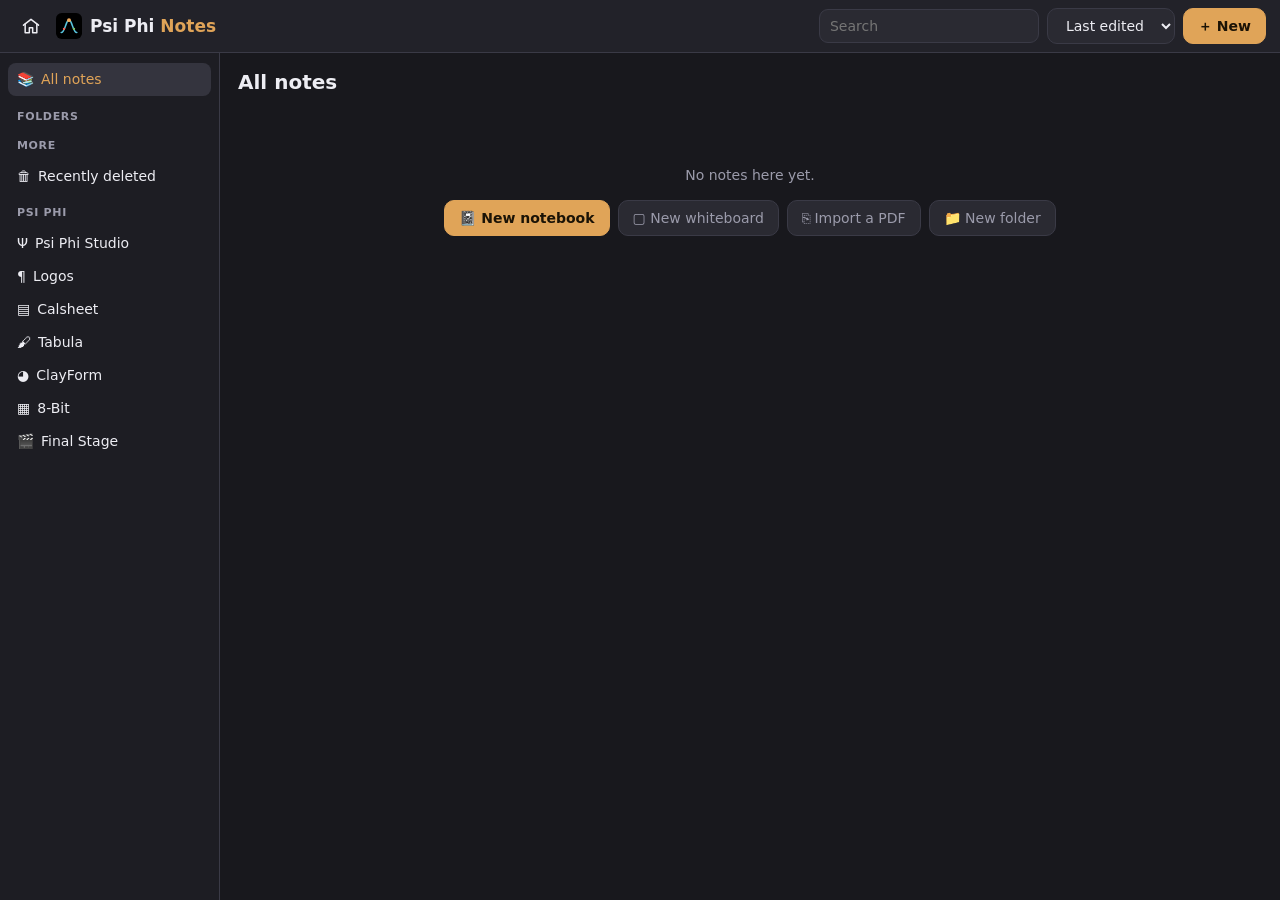
<file: notes.html>
<!doctype html>
<html lang="en-GB">
<head>
<meta charset="utf-8">
<meta name="viewport" content="width=device-width, initial-scale=1, viewport-fit=cover">
<meta name="apple-mobile-web-app-capable" content="yes">
<meta name="theme-color" content="#1b1b20">
<title>Psi Phi Notes</title>
<link rel="icon" href="icon.svg" type="image/svg+xml">
<link rel="apple-touch-icon" href="apple-touch-icon.png">
<link rel="manifest" href="manifest.webmanifest">
<link rel="stylesheet" href="https://fonts.googleapis.com/css2?family=IBM+Plex+Mono:wght@400;500&family=IBM+Plex+Sans:ital,wght@0,400;0,600;0,700;1,400&family=IBM+Plex+Serif:ital,wght@0,400;0,600;1,400&display=swap">
<link rel="stylesheet" href="fonts.css">
<style>
:root{--bg:#18181d;--bar:#222229;--panel:#2a2a32;--panel2:#34343e;--ink:#ededf3;--muted:#9b9bab;--rule:#3a3a46;--accent:#e0a458;--accent2:#58c4dd;--desk:#3a3b42}
*{box-sizing:border-box}
html,body{margin:0;height:100%;background:var(--bg);color:var(--ink);font:14px/1.35 -apple-system,BlinkMacSystemFont,"SF Pro Text",system-ui,sans-serif;overflow:hidden;-webkit-tap-highlight-color:transparent;overscroll-behavior:none}
button,select,input,textarea{font:inherit;color:inherit}
[hidden]{display:none!important}
#app{position:fixed;inset:0;display:flex;flex-direction:column}
#top{display:flex;align-items:center;gap:4px;padding:calc(5px + env(safe-area-inset-top)) max(8px,env(safe-area-inset-right)) 5px max(8px,env(safe-area-inset-left));background:var(--bar);border-bottom:1px solid var(--rule);flex:none;min-width:0}
#docTitle{background:transparent;border:1px solid transparent;border-radius:8px;padding:5px 8px;width:170px;min-width:60px;font-weight:600;text-overflow:ellipsis}
#docTitle:focus{border-color:var(--rule);background:var(--panel);outline:none}
#tools{display:flex;align-items:center;gap:2px;overflow-x:auto;scrollbar-width:none;min-width:0;flex:1 1 auto;justify-content:flex-start}
#tools>:first-child{margin-left:auto}#tools>:last-child{margin-right:auto}
#tools::-webkit-scrollbar{display:none}
.grow{flex:1}
.tb{display:inline-grid;place-items:center;min-width:36px;height:36px;padding:0 7px;border-radius:9px;border:1px solid transparent;background:transparent;cursor:pointer;color:var(--ink);white-space:nowrap;flex:none;position:relative;touch-action:manipulation}
.tb:hover{background:var(--panel2)}
.tb.on{background:var(--panel2);border-color:var(--accent);color:var(--accent)}
.tb:disabled{opacity:.35;cursor:default}
.tb svg{width:20px;height:20px;fill:none;stroke:currentColor;stroke-width:1.8;stroke-linecap:round;stroke-linejoin:round}
.tb .dot{position:absolute;bottom:3px;left:50%;width:14px;height:3px;margin-left:-7px;border-radius:2px}
.sep{width:1px;height:24px;background:var(--rule);margin:0 4px;flex:none}
#opts{display:flex;align-items:center;gap:5px;padding:5px max(10px,env(safe-area-inset-left));background:#1f1f26;border-bottom:1px solid var(--rule);overflow-x:auto;scrollbar-width:none;flex:none;min-height:44px}
#opts::-webkit-scrollbar{display:none}
#opts select,#opts input[type=number]{background:var(--panel);border:1px solid var(--rule);border-radius:8px;padding:4px 6px;height:32px}
#opts label{display:flex;align-items:center;gap:5px;white-space:nowrap;color:var(--muted);font-size:13px}
.sw{width:26px;height:26px;border-radius:50%;border:2px solid rgba(255,255,255,.15);cursor:pointer;flex:none;padding:0;position:relative}
.sw.on{outline:2px solid var(--accent);outline-offset:2px}
.sw.add{display:grid;place-items:center;background:conic-gradient(red,yellow,lime,cyan,blue,magenta,red);border:none}
.sw.add input{position:absolute;inset:0;opacity:0;width:100%;height:100%;cursor:pointer}
.chip{display:inline-flex;align-items:center;gap:5px;height:32px;padding:0 10px;border-radius:16px;border:1px solid var(--rule);background:var(--panel);cursor:pointer;white-space:nowrap;flex:none}
.chip.on{border-color:var(--accent);color:var(--accent);background:var(--panel2)}
.chip svg{width:18px;height:18px;fill:none;stroke:currentColor;stroke-width:1.8;stroke-linecap:round;stroke-linejoin:round}
.wdot{display:inline-block;border-radius:50%;background:currentColor}
input[type=range]{accent-color:var(--accent)}
#panes{flex:1;display:flex;min-height:0;position:relative;background:var(--desk)}
.pane{position:relative;display:flex;flex-direction:column;min-width:0;flex:1 1 0;background:var(--desk)}
.pane.active .phead{box-shadow:inset 0 -2px 0 var(--accent)}
.phead{display:flex;align-items:center;gap:4px;height:34px;padding:0 6px;background:#26262d;border-bottom:1px solid var(--rule);flex:none;font-size:13px}
.phead .pt{flex:1;min-width:0;overflow:hidden;text-overflow:ellipsis;white-space:nowrap;font-weight:600;cursor:pointer;padding:4px 6px;border-radius:6px}
.phead .pt:hover{background:var(--panel2)}
.phead .pg{color:var(--muted);font-variant-numeric:tabular-nums;white-space:nowrap}
.phead .tb{min-width:28px;height:28px;padding:0 5px}
.only1 .phead .pclose{display:none}
.vp{position:relative;flex:1;overflow:hidden;touch-action:none;-webkit-user-select:none;user-select:none;-webkit-touch-callout:none}
.vp canvas{position:absolute;left:0;top:0;pointer-events:none}
.world{position:absolute;left:0;top:0;transform-origin:0 0}
.page{position:absolute}
.page.clip{overflow:hidden}
.obj{position:absolute;transform-origin:50% 50%}
.obj img{width:100%;height:100%;display:block;-webkit-user-drag:none;user-select:none;pointer-events:none}
.obj video{width:100%;height:100%;display:block;background:#000}
.obj.fig .badge{position:absolute;right:4px;bottom:4px;font:600 10px/1 system-ui;padding:3px 5px;border-radius:5px;background:rgba(0,0,0,.45);color:#fff;pointer-events:none}
.playfig{position:absolute;left:50%;top:50%;width:54px;height:54px;margin:-27px 0 0 -27px;border-radius:50%;border:none;background:rgba(0,0,0,.55);color:#fff;font-size:22px;cursor:pointer;display:grid;place-items:center;padding-left:4px}
.playfig.mini{width:34px;height:34px;margin:0;left:auto;top:auto;right:6px;top:6px;font-size:14px}
.obj.selected-obj{outline:none}
.tx{position:absolute;transform-origin:0 0;color:#1d1d1f;font-family:"IBM Plex Sans",system-ui,sans-serif;font-size:18px;line-height:1.4;word-wrap:break-word;overflow-wrap:break-word;white-space:normal;padding:4px 6px;min-height:1.4em;outline:none;cursor:text}
.tx.sticky{padding:16px 16px;box-shadow:0 6px 16px rgba(0,0,0,.18),0 1px 2px rgba(0,0,0,.2);border-radius:2px;min-height:160px}
.tx.editing{outline:2px solid rgba(88,196,221,.8);outline-offset:2px;-webkit-user-select:text;user-select:text;cursor:text;z-index:5}
.tx p,.tx div{margin:0}
.tx h1{font-size:1.75em;margin:.15em 0;line-height:1.2}
.tx h2{font-size:1.35em;margin:.15em 0;line-height:1.25}
.tx h3{font-size:1.12em;margin:.1em 0}
.tx ul,.tx ol{margin:.1em 0;padding-left:1.5em}
.tx ul.check{list-style:none;padding-left:1.6em}
.tx ul.check li{position:relative}
.tx ul.check li::before{content:"";position:absolute;left:-1.45em;top:.28em;width:.85em;height:.85em;border:1.5px solid currentColor;border-radius:3px;cursor:pointer}
.tx ul.check li.done{text-decoration:line-through;opacity:.6}
.tx ul.check li.done::before{background:currentColor;box-shadow:inset 0 0 0 2px #fff}
.tx table{border-collapse:collapse;margin:.2em 0}
.tx td,.tx th{border:1px solid rgba(0,0,0,.35);padding:3px 8px;min-width:40px;vertical-align:top}
.tx th{background:rgba(0,0,0,.06);font-weight:600}
.tx a{color:#2f6fde}
.tx blockquote{margin:.2em 0;padding-left:.8em;border-left:3px solid rgba(0,0,0,.25)}
.tx code{font-family:"IBM Plex Mono",monospace;background:rgba(0,0,0,.06);padding:0 .2em;border-radius:3px}
.tx hr{border:none;border-top:1px solid rgba(0,0,0,.3)}
.dark .tx td,.dark .tx th{border-color:rgba(255,255,255,.35)}
.ui{position:absolute;inset:0;pointer-events:none}
.selbox{position:absolute;border:1.5px dashed var(--accent2);pointer-events:none}
.hd{position:absolute;width:22px;height:22px;margin:-11px 0 0 -11px;border-radius:50%;background:#fff;border:2px solid var(--accent2);pointer-events:auto;touch-action:none;box-shadow:0 1px 4px rgba(0,0,0,.35)}
.hd.rot{background:var(--accent2)}
.hd.wd{border-radius:5px;width:12px;height:30px;margin:-15px 0 0 -6px}
.selbar{position:absolute;display:flex;gap:2px;padding:4px;background:#2b2b33;border:1px solid var(--rule);border-radius:12px;box-shadow:0 6px 20px rgba(0,0,0,.4);pointer-events:auto;white-space:nowrap;transform:translateX(-50%);z-index:3}
.selbar button{border:none;background:transparent;color:var(--ink);padding:6px 9px;border-radius:8px;cursor:pointer;font-size:13px}
.selbar button:hover{background:var(--panel2)}
.selbar .sws{display:flex;gap:4px;align-items:center;padding:0 4px}
.selbar .sws i{width:18px;height:18px;border-radius:50%;cursor:pointer;border:1px solid rgba(255,255,255,.25)}
.pfoot{position:absolute;right:10px;bottom:10px;display:flex;gap:6px;pointer-events:none}
.pfoot>*{pointer-events:auto}
.fab{height:36px;padding:0 12px;border-radius:18px;border:1px solid var(--rule);background:rgba(34,34,41,.92);color:var(--ink);cursor:pointer;display:flex;align-items:center;gap:6px;font-size:13px;box-shadow:0 4px 14px rgba(0,0,0,.3)}
.zoomlab{min-width:54px;justify-content:center;font-variant-numeric:tabular-nums}
.divider{flex:none;width:8px;background:#141418;cursor:col-resize;touch-action:none;position:relative}
.divider::after{content:"";position:absolute;left:3px;top:50%;width:2px;height:40px;margin-top:-20px;border-radius:1px;background:#555}
.pane iframe{flex:1;border:none;width:100%;background:#1b1b20}
.thumbs{position:absolute;left:0;top:34px;bottom:0;width:190px;background:#202027;border-right:1px solid var(--rule);overflow-y:auto;z-index:4;padding:10px 10px 60px;box-shadow:6px 0 18px rgba(0,0,0,.35)}
.thumb{position:relative;margin:0 auto 12px;cursor:pointer;text-align:center}
.thumb canvas{display:block;margin:0 auto;box-shadow:0 1px 4px rgba(0,0,0,.5);border-radius:2px;max-width:100%}
.thumb.cur canvas{outline:3px solid var(--accent);outline-offset:2px}
.thumb .n{font-size:11px;color:var(--muted);margin-top:4px}
.thumb .tm{position:absolute;right:4px;top:4px;width:26px;height:26px;border-radius:13px;border:none;background:rgba(0,0,0,.55);color:#fff;cursor:pointer}
.thumbs .addpg{width:100%;margin-top:4px}
/* library */
#library{position:fixed;inset:0;z-index:30;background:var(--bg);display:flex;flex-direction:column}
#libTop{display:flex;align-items:center;gap:8px;padding:calc(8px + env(safe-area-inset-top)) max(14px,env(safe-area-inset-right)) 8px max(14px,env(safe-area-inset-left));background:var(--bar);border-bottom:1px solid var(--rule);flex-wrap:wrap}
.brand{font-weight:700;font-size:17px;white-space:nowrap;display:flex;align-items:center;gap:8px;color:var(--ink);text-decoration:none}
.brand b{color:var(--accent)}
.brand svg{width:26px;height:26px}
#libSearch{background:var(--panel);border:1px solid var(--rule);border-radius:9px;padding:7px 10px;width:220px;max-width:40vw}
#libBody{flex:1;display:flex;min-height:0}
#libSide{width:220px;flex:none;border-right:1px solid var(--rule);overflow-y:auto;padding:10px 8px;background:#1d1d23}
#libSide .fi{display:flex;align-items:center;gap:7px;padding:7px 9px;border-radius:8px;cursor:pointer;white-space:nowrap;overflow:hidden;text-overflow:ellipsis}
#libSide .fi:hover{background:var(--panel)}
#libSide .fi.on{background:var(--panel2);color:var(--accent)}
#libSide h4{margin:14px 9px 6px;font-size:11px;text-transform:uppercase;letter-spacing:.06em;color:var(--muted);font-weight:600}
#libMain{flex:1;overflow-y:auto;padding:16px max(18px,env(safe-area-inset-right)) 80px 18px}
.crumbs{display:flex;align-items:center;gap:6px;margin-bottom:14px;font-size:20px;font-weight:700;flex-wrap:wrap}
.crumbs span{cursor:pointer;opacity:.6}.crumbs span:last-child{opacity:1;cursor:text}
.grid{display:grid;grid-template-columns:repeat(auto-fill,minmax(150px,1fr));gap:22px 18px}
.card{cursor:pointer;position:relative;min-width:0}
.cover{aspect-ratio:3/4;border-radius:4px 10px 10px 4px;overflow:hidden;position:relative;box-shadow:0 4px 14px rgba(0,0,0,.4);display:grid;place-items:center;background:#fff}
.cover img{width:100%;height:100%;object-fit:cover;display:block}
.cover.nb::before{content:"";position:absolute;left:0;top:0;bottom:0;width:12px;background:rgba(0,0,0,.18);z-index:1}
.cover.board{aspect-ratio:4/3;border-radius:10px}
.cover.folder{background:none;box-shadow:none;aspect-ratio:4/3}
.cover.folder svg{width:84%;height:84%}
.cover .kind{position:absolute;left:18px;bottom:8px;font:700 10px/1 system-ui;letter-spacing:.05em;padding:3px 6px;border-radius:4px;background:rgba(0,0,0,.55);color:#fff;z-index:2}
.cover .ttl{position:absolute;left:22px;right:10px;top:24px;font:700 15px/1.2 system-ui;color:rgba(255,255,255,.95);text-shadow:0 1px 2px rgba(0,0,0,.3);z-index:2}
.card .nm{margin-top:8px;font-weight:600;white-space:nowrap;overflow:hidden;text-overflow:ellipsis;font-size:13.5px}
.card .dt{font-size:11.5px;color:var(--muted)}
.card .more{position:absolute;right:4px;top:4px;width:30px;height:30px;border-radius:15px;border:none;background:rgba(0,0,0,.5);color:#fff;cursor:pointer;z-index:3}
.empty{color:var(--muted);padding:40px 0;text-align:center;line-height:1.6}
.btn{display:inline-flex;align-items:center;gap:6px;height:36px;padding:0 14px;border-radius:10px;border:1px solid var(--rule);background:var(--panel);cursor:pointer;white-space:nowrap}
.btn:hover{background:var(--panel2)}
.btn.primary{background:var(--accent);border-color:var(--accent);color:#1b1306;font-weight:600}
.btn.quiet{background:transparent}
.btn.danger{color:#ff8a80}
/* menus and dialogs */
.menu{position:fixed;z-index:60;min-width:220px;max-width:min(340px,92vw);max-height:min(72vh,620px);overflow-y:auto;background:#2b2b33;border:1px solid var(--rule);border-radius:12px;box-shadow:0 12px 40px rgba(0,0,0,.5);padding:5px}
.menu button{display:flex;align-items:center;gap:9px;width:100%;text-align:left;border:none;background:transparent;padding:8px 10px;border-radius:8px;cursor:pointer;color:var(--ink)}
.menu button:hover,.menu button:focus-visible{background:var(--panel2);outline:none}
.menu button .ic{width:22px;text-align:center;flex:none;opacity:.9}
.menu button .sub{margin-left:auto;color:var(--muted);font-size:12px}
.menu h5{margin:8px 10px 4px;font-size:11px;text-transform:uppercase;letter-spacing:.06em;color:var(--muted)}
.menu hr{border:none;border-top:1px solid var(--rule);margin:4px 6px}
.menu .mgrid{display:grid;grid-template-columns:1fr 1fr;gap:2px}
dialog{background:#26262d;color:var(--ink);border:1px solid var(--rule);border-radius:16px;padding:0;max-width:min(560px,94vw);width:100%;box-shadow:0 20px 60px rgba(0,0,0,.6)}
dialog::backdrop{background:rgba(0,0,0,.5)}
.dlg{padding:18px 18px 14px}
.dlg h2{margin:0 0 12px;font-size:18px}
.dlg .row{display:flex;gap:8px;align-items:center;flex-wrap:wrap;margin-top:12px}
.dlg .row.end{justify-content:flex-end}
.dlg label.f{display:block;margin:10px 0 4px;color:var(--muted);font-size:12.5px}
.dlg input[type=text],.dlg select{width:100%;background:var(--panel);border:1px solid var(--rule);border-radius:9px;padding:8px 10px}
.opts{display:flex;flex-wrap:wrap;gap:8px}
.opt{border:2px solid var(--rule);border-radius:10px;padding:6px;cursor:pointer;background:var(--panel);text-align:center;font-size:12px;width:84px}
.opt.on{border-color:var(--accent)}
.opt canvas{display:block;margin:0 auto 4px;background:#fff;border-radius:3px}
.cols{display:flex;gap:8px;flex-wrap:wrap}
.cols i{width:30px;height:30px;border-radius:8px;cursor:pointer;border:2px solid transparent}
.cols i.on{border-color:#fff}
#ov{position:fixed;inset:0;z-index:50;background:#000;display:flex;flex-direction:column}
#ov .ovbar{display:flex;align-items:center;gap:8px;padding:calc(6px + env(safe-area-inset-top)) 12px 6px;background:var(--bar);border-bottom:1px solid var(--rule)}
#ov iframe{flex:1;border:none;width:100%;background:#111}
#toast{position:fixed;left:50%;bottom:calc(24px + env(safe-area-inset-bottom));transform:translateX(-50%);background:#33333d;color:var(--ink);padding:10px 16px;border-radius:12px;box-shadow:0 8px 24px rgba(0,0,0,.5);z-index:90;max-width:min(560px,90vw);font-size:13.5px;opacity:0;transition:opacity .2s;pointer-events:none}
#toast.show{opacity:1}
#measure{position:fixed;left:-20000px;top:0;visibility:hidden;pointer-events:none}
.ptabs{display:none}
@media (max-width:760px){
  #docTitle{width:110px;flex:1}
  #top{flex-wrap:wrap;row-gap:2px}
  #tools{order:9;flex-basis:100%;border-top:1px solid var(--rule);padding-top:3px}
  #libSide{display:none}
  .divider{display:none}
  .pane:not(.active){display:none}
  .ptabs{display:flex;gap:4px;padding:4px 8px;background:#1d1d23;border-bottom:1px solid var(--rule);overflow-x:auto;flex:none}
  .ptabs:empty{display:none}
  .ptabs button{border:1px solid var(--rule);background:var(--panel);border-radius:8px;padding:4px 10px;white-space:nowrap;font-size:12.5px;cursor:pointer}
  .ptabs button.on{border-color:var(--accent);color:var(--accent)}
  .grid{grid-template-columns:repeat(auto-fill,minmax(120px,1fr));gap:16px 12px}
}
@media print{
  body *{visibility:hidden}
  #printOut,#printOut *{visibility:visible}
  #printOut{position:absolute;left:0;top:0}
  #printOut img{display:block;width:100%;page-break-after:always;break-after:page}
  html,body{overflow:visible;height:auto;background:#fff}
}
</style>
</head>
<body>
<div id="app">
  <header id="top">
    <button id="libBtn" class="tb" type="button" title="Library" aria-label="Library"><svg viewBox="0 0 24 24"><rect x="3" y="3" width="7" height="7" rx="1.5"/><rect x="14" y="3" width="7" height="7" rx="1.5"/><rect x="3" y="14" width="7" height="7" rx="1.5"/><rect x="14" y="14" width="7" height="7" rx="1.5"/></svg></button>
    <input id="docTitle" aria-label="Document name" spellcheck="false">
    <div id="tools" role="toolbar" aria-label="Tools"></div>
    <button id="undoBtn" class="tb" type="button" title="Undo (two-finger tap)" aria-label="Undo"><svg viewBox="0 0 24 24"><path d="M9 14 4 9l5-5"/><path d="M4 9h10a6 6 0 0 1 0 12h-3"/></svg></button>
    <button id="redoBtn" class="tb" type="button" title="Redo (three-finger tap)" aria-label="Redo"><svg viewBox="0 0 24 24"><path d="m15 14 5-5-5-5"/><path d="M20 9H10a6 6 0 0 0 0 12h3"/></svg></button>
    <span class="sep"></span>
    <button id="insBtn" class="tb" type="button" title="Insert" aria-label="Insert"><svg viewBox="0 0 24 24"><path d="M12 5v14M5 12h14"/></svg></button>
    <button id="pagesBtn" class="tb" type="button" title="Pages" aria-label="Pages"><svg viewBox="0 0 24 24"><rect x="4" y="3" width="12" height="15" rx="1.5"/><path d="M8 21h11V7"/></svg></button>
    <button id="splitBtn" class="tb" type="button" title="Side by side" aria-label="Open beside"><svg viewBox="0 0 24 24"><rect x="3" y="4" width="18" height="16" rx="2"/><path d="M12 4v16"/></svg></button>
    <button id="moreBtn" class="tb" type="button" title="More" aria-label="More"><svg viewBox="0 0 24 24"><circle cx="5" cy="12" r="1.2"/><circle cx="12" cy="12" r="1.2"/><circle cx="19" cy="12" r="1.2"/></svg></button>
  </header>
  <div id="opts"></div>
  <div id="ptabs" class="ptabs"></div>
  <main id="panes"></main>
</div>
<section id="library" aria-label="Library">
  <div id="libTop">
    <a class="brand" href="index.html" title="Back to Psi Phi Studio"><svg viewBox="0 0 200 200" aria-hidden="true"><rect width="200" height="200" rx="44" fill="#000"/><path d="M40 150 C 70 150 75 55 100 55 C 125 55 130 150 160 150" fill="none" stroke="#58C4DD" stroke-width="12" stroke-linecap="round"/><circle cx="100" cy="55" r="15" fill="#F0AC5F"/><circle cx="62" cy="122" r="9" fill="#FC6255"/><circle cx="138" cy="122" r="9" fill="#83C167"/></svg><span>Psi Phi <b>Notes</b></span></a>
    <span class="grow"></span>
    <input id="libSearch" type="search" placeholder="Search" aria-label="Search notes">
    <select id="libSort" class="btn" aria-label="Sort"><option value="updated">Last edited</option><option value="name">Name</option><option value="created">Created</option></select>
    <button id="libNew" class="btn primary" type="button">＋ New</button>
    <button id="libClose" class="btn quiet" type="button" hidden>Back to notes ›</button>
  </div>
  <div id="libBody"><nav id="libSide" aria-label="Folders"></nav><div id="libMain"></div></div>
</section>
<div id="toast" role="status"></div>
<div id="measure"></div>
<input id="fileImg" type="file" accept="image/*" multiple hidden>
<input id="fileCam" type="file" accept="image/*" capture="environment" hidden>
<input id="filePdf" type="file" accept="application/pdf,.pdf" hidden>
<script src="hub.js"></script>
<script src="notes.js"></script>
<script>if('serviceWorker' in navigator&&location.protocol==='https:'){addEventListener('load',()=>navigator.serviceWorker.register('sw.js').catch(()=>{}))}</script>
</body>
</html>
</file>
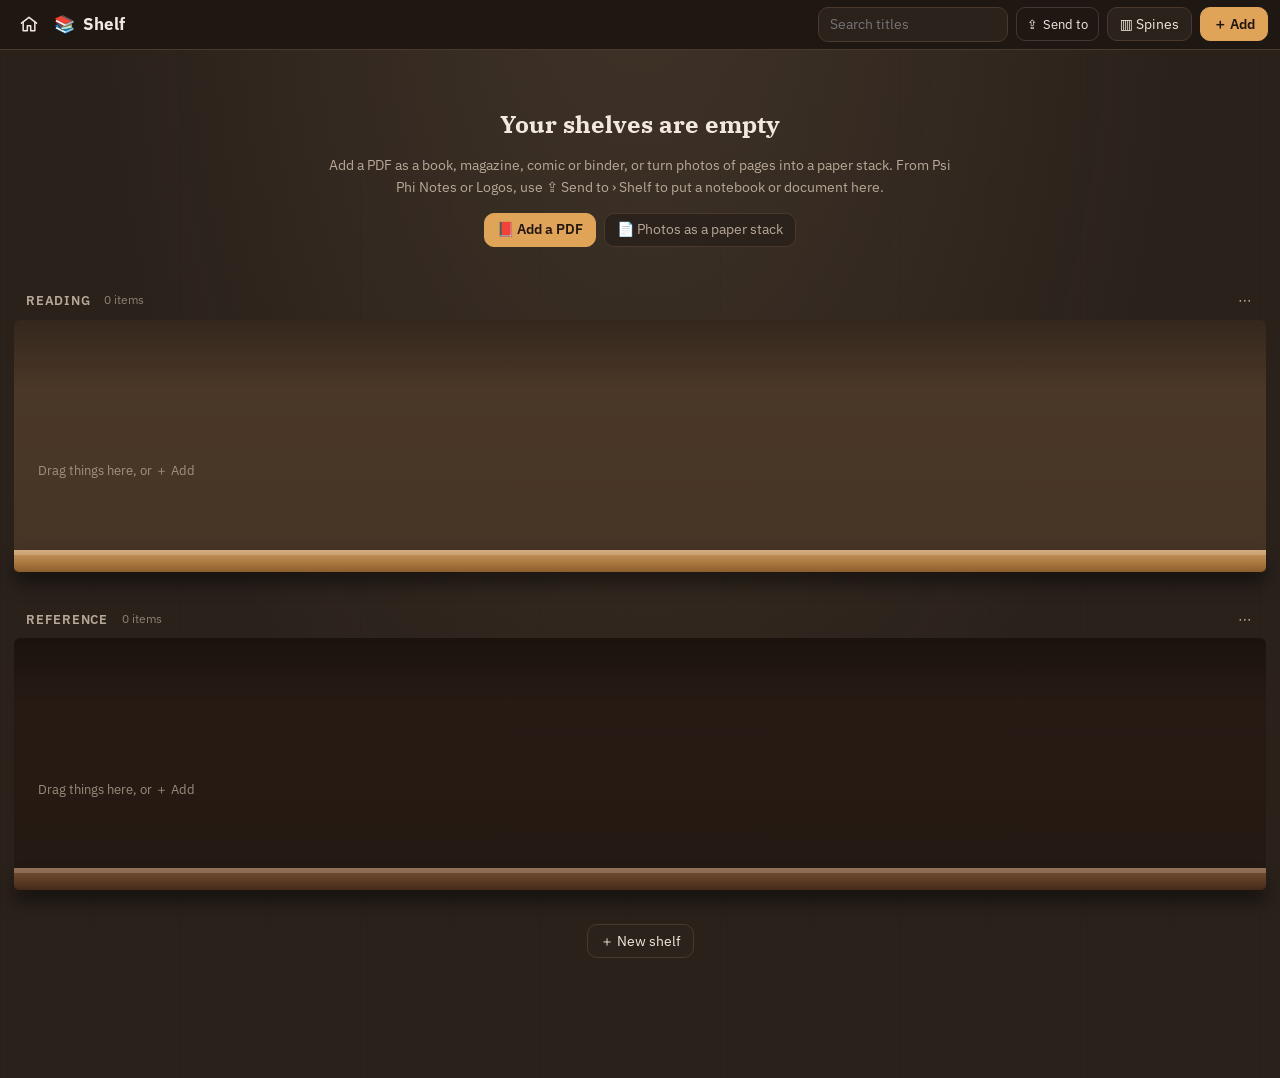
<file: shelf.html>
<!doctype html>
<html lang="en-GB">
<head>
<meta charset="utf-8">
<meta name="viewport" content="width=device-width, initial-scale=1, viewport-fit=cover">
<meta name="apple-mobile-web-app-capable" content="yes">
<meta name="theme-color" content="#2a211b">
<title>Shelf</title>
<link rel="manifest" href="manifest.webmanifest">
<link rel="icon" href="icon.svg" type="image/svg+xml">
<link rel="apple-touch-icon" href="apple-touch-icon.png">
<link rel="stylesheet" href="https://fonts.googleapis.com/css2?family=IBM+Plex+Sans:wght@400;600;700&family=IBM+Plex+Serif:ital,wght@0,500;0,700;1,500&display=swap">
<style>
:root{--wall:#2a211b;--wall2:#33281f;--ink:#f1e9df;--muted:#b8a897;--bar:#1f1813;--rule:#4a3a2d;--accent:#e0a458;--panel:#2b221c;--panel2:#3a2e25}
*{box-sizing:border-box}
html,body{margin:0;height:100%;background:var(--wall);color:var(--ink);font:14px/1.35 "IBM Plex Sans",-apple-system,system-ui,sans-serif;-webkit-tap-highlight-color:transparent;overscroll-behavior:none}
button,input,select{font:inherit;color:inherit}
[hidden]{display:none!important}
#top{position:sticky;top:0;z-index:20;display:flex;align-items:center;gap:8px;padding:calc(7px + env(safe-area-inset-top)) max(12px,env(safe-area-inset-right)) 7px max(12px,env(safe-area-inset-left));background:rgba(31,24,19,.94);backdrop-filter:blur(8px);-webkit-backdrop-filter:blur(8px);border-bottom:1px solid var(--rule);flex-wrap:wrap}
.brand{font-weight:700;font-size:17px;display:flex;align-items:center;gap:8px;white-space:nowrap}
.grow{flex:1}
.btn{display:inline-flex;align-items:center;gap:6px;height:34px;padding:0 12px;border-radius:10px;border:1px solid var(--rule);background:var(--panel);cursor:pointer;white-space:nowrap}
.btn:hover{background:var(--panel2)}
.btn.primary{background:var(--accent);border-color:var(--accent);color:#22160a;font-weight:600}
.btn.on{border-color:var(--accent);color:var(--accent)}
.btn.quiet{background:transparent}
#q{background:var(--panel);border:1px solid var(--rule);border-radius:10px;padding:7px 11px;width:190px;max-width:36vw}
/* the room */
#room{padding:18px max(14px,env(safe-area-inset-right)) 120px max(14px,env(safe-area-inset-left));min-height:calc(100% - 52px);background:radial-gradient(ellipse at 50% -10%,rgba(255,210,150,.10),transparent 60%),repeating-linear-gradient(90deg,rgba(0,0,0,.05) 0 1px,transparent 1px 90px),var(--wall)}
.shelf{margin:0 auto 34px;max-width:1500px}
.shead{display:flex;align-items:center;gap:8px;margin:0 6px 6px;color:var(--muted)}
.shead .nm{font:600 13px/1 "IBM Plex Sans";letter-spacing:.06em;text-transform:uppercase;cursor:text;padding:4px 6px;border-radius:6px;outline:none}
.shead .nm:focus{background:var(--panel);color:var(--ink)}
.shead .ct{font-size:12px;opacity:.7}
.shead button{border:none;background:transparent;color:var(--muted);cursor:pointer;padding:4px 8px;border-radius:8px}
.shead button:hover{background:var(--panel)}
.row{position:relative;display:flex;align-items:flex-end;gap:3px;padding:16px 18px 0;min-height:230px;overflow-x:auto;overflow-y:hidden;scrollbar-width:thin;border-radius:6px 6px 0 0;
  background:linear-gradient(180deg,rgba(0,0,0,.42),rgba(0,0,0,.18) 30%,rgba(0,0,0,.22)),var(--back,#3b2b1f)}
.row::-webkit-scrollbar{height:6px}.row::-webkit-scrollbar-thumb{background:rgba(255,255,255,.15);border-radius:3px}
.plank{height:22px;border-radius:0 0 5px 5px;position:relative;box-shadow:0 12px 18px rgba(0,0,0,.45);background:var(--plank)}
.plank::after{content:"";position:absolute;left:0;right:0;top:0;height:5px;background:rgba(255,255,255,.18)}
.oak{--plank:linear-gradient(180deg,#c99a63,#a9773f 60%,#8b5e2e);--back:#5a4330}
.walnut{--plank:linear-gradient(180deg,#7a5236,#5b3a24 60%,#45291a);--back:#2f2018}
.white{--plank:linear-gradient(180deg,#f4f1ec,#dcd6cc 60%,#c6beb2);--back:#e9e4dc}
.metal{--plank:linear-gradient(180deg,#a8adb3,#7d838a 60%,#62686f);--back:#3a3e43}
.glass{--plank:linear-gradient(180deg,rgba(210,235,245,.55),rgba(160,200,215,.35));--back:#24303a}
.white .row{background:linear-gradient(180deg,rgba(0,0,0,.12),rgba(0,0,0,.03) 30%),var(--back)}
.empty-row{color:var(--muted);font-size:13px;padding:0 6px 70px;opacity:.8;white-space:nowrap}
.white .empty-row{color:#7a6e60}
/* items */
.it{position:relative;flex:none;cursor:pointer;transform-origin:50% 100%;transition:transform .15s;touch-action:pan-x pan-y;-webkit-user-select:none;user-select:none;-webkit-touch-callout:none}
.it:hover{transform:translateY(-6px)}
.it.dragging{opacity:.25}
.spine{position:relative;height:100%;width:100%;border-radius:3px 3px 1px 1px;overflow:hidden;display:flex;align-items:center;justify-content:center;
  box-shadow:inset 0 0 0 1px rgba(0,0,0,.25),2px 0 3px rgba(0,0,0,.35)}
.spine::before{content:"";position:absolute;inset:0;background:linear-gradient(90deg,rgba(0,0,0,.38),rgba(255,255,255,.16) 28%,rgba(255,255,255,.04) 55%,rgba(0,0,0,.32));pointer-events:none}
.spine.cloth::after{content:"";position:absolute;inset:0;background:repeating-linear-gradient(45deg,rgba(255,255,255,.05) 0 1px,transparent 1px 3px),repeating-linear-gradient(-45deg,rgba(0,0,0,.06) 0 1px,transparent 1px 3px);pointer-events:none}
.spine.leather::after{content:"";position:absolute;left:3px;right:3px;top:12%;bottom:12%;border-top:2px solid rgba(232,195,120,.75);border-bottom:2px solid rgba(232,195,120,.75);box-shadow:0 5px 0 -3px rgba(232,195,120,.6),0 -5px 0 -3px rgba(232,195,120,.6);pointer-events:none}
.spine.gloss::after{content:"";position:absolute;inset:0;background:linear-gradient(90deg,transparent 30%,rgba(255,255,255,.22) 45%,transparent 60%);pointer-events:none}
.spine .t{writing-mode:vertical-rl;transform:rotate(180deg);font:600 12px/1.1 "IBM Plex Serif",Georgia,serif;letter-spacing:.02em;max-height:86%;overflow:hidden;text-overflow:ellipsis;white-space:nowrap;position:relative;z-index:1}
.spine .a{position:absolute;bottom:6px;left:0;right:0;text-align:center;font-size:9px;opacity:.8;z-index:1;white-space:nowrap;overflow:hidden}
.spine .coil{position:absolute;left:50%;top:4px;bottom:4px;width:8px;margin-left:-4px;background:repeating-linear-gradient(180deg,#d7d7dd 0 3px,#8a8a92 3px 5px,transparent 5px 9px);z-index:2;border-radius:3px}
.spine .ring{position:absolute;left:50%;width:14px;height:14px;margin-left:-7px;border-radius:50%;border:2px solid rgba(255,255,255,.55);z-index:2}
.cover{position:relative;height:100%;width:100%;border-radius:2px 5px 5px 2px;overflow:hidden;background:#ddd;box-shadow:0 6px 14px rgba(0,0,0,.45),inset 3px 0 0 rgba(0,0,0,.18)}
.cover img{width:100%;height:100%;object-fit:cover;display:block}
.cover .gl{position:absolute;inset:0;background:linear-gradient(115deg,rgba(255,255,255,.28),rgba(255,255,255,0) 35%,rgba(255,255,255,0) 70%,rgba(255,255,255,.12));pointer-events:none}
.cover .ph{position:absolute;inset:0;display:flex;flex-direction:column;justify-content:center;padding:12px;font:700 15px/1.2 "IBM Plex Serif",serif;text-align:center}
.it.mag .cover,.it.comic .cover{border-radius:1px 3px 3px 1px}
.it.lean{transform:rotate(-4deg)}.it.lean:hover{transform:rotate(-4deg) translateY(-6px)}
/* paper stacks: sheets seen from the front with the top sheet in perspective */
.stack{position:relative;height:100%;width:100%}
.stack .sheets{position:absolute;left:0;right:0;bottom:0;background:repeating-linear-gradient(180deg,#f7f3ea 0 1px,#d9d2c4 1px 2px);border-radius:1px;box-shadow:0 4px 8px rgba(0,0,0,.35)}
.stack .top{position:absolute;left:4%;right:4%;transform-origin:50% 100%;transform:perspective(500px) rotateX(64deg);background:#fff;border-radius:1px;overflow:hidden;box-shadow:0 -1px 0 rgba(0,0,0,.08)}
.stack .top img{width:100%;height:100%;object-fit:cover;display:block}
.it .badge{position:absolute;left:50%;transform:translateX(-50%);bottom:-20px;font-size:10px;color:var(--muted);white-space:nowrap;max-width:140%;overflow:hidden;text-overflow:ellipsis;pointer-events:none}
.ghost{position:fixed;z-index:100;pointer-events:none;opacity:.92;transform:rotate(-3deg) scale(1.05);filter:drop-shadow(0 14px 18px rgba(0,0,0,.5))}
.drop{flex:none;width:6px;align-self:stretch;margin:10px 0 0;border-radius:3px;background:var(--accent);box-shadow:0 0 10px var(--accent)}
.prog{position:absolute;left:3px;right:3px;bottom:3px;height:3px;border-radius:2px;background:rgba(0,0,0,.35);z-index:3;overflow:hidden}
.prog i{display:block;height:100%;background:var(--accent)}
/* menus and dialogs */
.menu{position:fixed;z-index:200;min-width:230px;max-width:min(340px,94vw);max-height:70vh;overflow:auto;background:#2f251e;border:1px solid var(--rule);border-radius:12px;box-shadow:0 12px 40px rgba(0,0,0,.55);padding:5px}
.menu button{display:flex;align-items:center;gap:9px;width:100%;text-align:left;border:none;background:transparent;padding:8px 10px;border-radius:8px;cursor:pointer}
.menu button:hover{background:var(--panel2)}
.menu h5{margin:8px 10px 4px;font-size:11px;text-transform:uppercase;letter-spacing:.06em;color:var(--muted)}
.menu hr{border:none;border-top:1px solid var(--rule);margin:4px 6px}
dialog{background:#2b221c;color:var(--ink);border:1px solid var(--rule);border-radius:16px;padding:0;width:min(520px,94vw);box-shadow:0 20px 60px rgba(0,0,0,.6)}
dialog::backdrop{background:rgba(0,0,0,.55)}
.dlg{padding:18px}
.dlg h2{margin:0 0 10px;font-size:18px}
.dlg label{display:block;margin:10px 0 4px;color:var(--muted);font-size:12.5px}
.dlg input[type=text],.dlg select{width:100%;background:var(--panel);border:1px solid var(--rule);border-radius:9px;padding:8px 10px}
.dlg .acts{display:flex;justify-content:flex-end;gap:8px;margin-top:14px;flex-wrap:wrap}
.kinds{display:grid;grid-template-columns:repeat(3,1fr);gap:8px}
.kinds button{border:2px solid var(--rule);background:var(--panel);border-radius:10px;padding:8px 4px;cursor:pointer;font-size:12.5px}
.kinds button.on{border-color:var(--accent);color:var(--accent)}
.sws{display:flex;gap:6px;flex-wrap:wrap}
.sws i{width:28px;height:28px;border-radius:7px;cursor:pointer;border:2px solid transparent}
.sws i.on{border-color:#fff}
#toast{position:fixed;left:50%;bottom:calc(24px + env(safe-area-inset-bottom));transform:translateX(-50%);background:#3a2e25;color:var(--ink);padding:10px 16px;border-radius:12px;box-shadow:0 8px 24px rgba(0,0,0,.5);z-index:300;max-width:90vw;opacity:0;transition:opacity .2s;pointer-events:none}
#toast.show{opacity:1}
.welcome{max-width:640px;margin:40px auto;text-align:center;color:var(--muted);line-height:1.6}
.welcome h2{color:var(--ink);font:700 24px "IBM Plex Serif",serif;margin:0 0 8px}
/* reader */
#reader{position:fixed;inset:0;z-index:50;display:flex;flex-direction:column;background:#17120e}
#reader.desk{background:radial-gradient(ellipse at 50% 40%,#5d4632,#2e2219)}
#reader.mag{background:#1b1b1f}
#rbar{display:flex;align-items:center;gap:6px;padding:calc(6px + env(safe-area-inset-top)) 10px 6px;background:rgba(20,15,12,.9);z-index:5;transition:opacity .2s}
#rbar .ttl{flex:1;min-width:0;white-space:nowrap;overflow:hidden;text-overflow:ellipsis;font-weight:600}
#rbar .pc{color:var(--muted);font-variant-numeric:tabular-nums;white-space:nowrap;font-size:13px}
#rfoot{display:flex;align-items:center;gap:10px;padding:6px 14px calc(8px + env(safe-area-inset-bottom));z-index:5;transition:opacity .2s}
#rfoot input{flex:1;accent-color:var(--accent)}
#reader.calm #rbar,#reader.calm #rfoot{opacity:0;pointer-events:none}
#stage{position:relative;flex:1;overflow:hidden;touch-action:none;-webkit-user-select:none;user-select:none}
#zoomer{position:absolute;inset:0;transform-origin:0 0}
#book{position:absolute;perspective:2400px}
.mir{transform:scaleX(-1)}
.pg{position:absolute;top:0;overflow:hidden;background:#fbf8f1}
.pg img,.face img{width:100%;height:100%;object-fit:fill;display:block;pointer-events:none;-webkit-user-drag:none}
.pg.l{box-shadow:inset -18px 0 22px -14px rgba(0,0,0,.45)}
.pg.r{box-shadow:inset 18px 0 22px -14px rgba(0,0,0,.45)}
.single .pg.r{box-shadow:0 10px 30px rgba(0,0,0,.5)}
.edge{position:absolute;top:2px;bottom:2px;background:repeating-linear-gradient(90deg,#e9e2d3 0 1px,#cfc6b4 1px 2px);border-radius:2px}
#reader.mag .edge{background:repeating-linear-gradient(90deg,#f2f2f2 0 1px,#d0d0d0 1px 2px)}
.leaf{position:absolute;top:0;transform-style:preserve-3d;transform-origin:0 50%;z-index:4}
.face{position:absolute;inset:0;backface-visibility:hidden;-webkit-backface-visibility:hidden;overflow:hidden;background:#fbf8f1}
.face.back{transform:rotateY(180deg)}
.face .sh{position:absolute;inset:0;pointer-events:none}
.paperback{background:#f4efe4}
.paperback img{opacity:.08;transform:scaleX(-1)}
.gut{position:absolute;inset:0;pointer-events:none}
.board{position:absolute;border-radius:4px;box-shadow:0 18px 40px rgba(0,0,0,.6),inset 0 0 0 1px rgba(255,255,255,.08);background-image:linear-gradient(180deg,rgba(255,255,255,.08),rgba(0,0,0,.18))!important}
#book .board{background-blend-mode:overlay}
.gloss{position:absolute;inset:0;pointer-events:none;background:linear-gradient(120deg,rgba(255,255,255,.18),rgba(255,255,255,0) 30%)}
/* paper stack reader */
.sheet{position:absolute;background:#fff;box-shadow:0 6px 18px rgba(0,0,0,.45);overflow:hidden;will-change:transform}
.sheet img{width:100%;height:100%;object-fit:fill;display:block;pointer-events:none}
#thumbs{position:absolute;inset:0;z-index:8;background:rgba(15,11,8,.96);overflow-y:auto;padding:16px;display:grid;grid-template-columns:repeat(auto-fill,minmax(120px,1fr));gap:14px;align-content:start}
#thumbs .tb{cursor:pointer;text-align:center;font-size:11.5px;color:var(--muted)}
#thumbs .tb img{width:100%;aspect-ratio:var(--ar,0.72);object-fit:cover;background:#fff;border-radius:2px;box-shadow:0 3px 8px rgba(0,0,0,.4)}
#thumbs .tb.cur img{outline:3px solid var(--accent);outline-offset:2px}
#thumbs .tb.bm::after{content:"🔖";display:block}
#speak{z-index:6;padding:8px 14px 6px;background:rgba(24,18,14,.96);border-top:1px solid var(--rule);display:flex;flex-direction:column;gap:6px}
#reader.calm #speak{opacity:1;pointer-events:auto}
#speak:not([hidden]) ~ #rfoot{display:none}
.cap{font:500 16px/1.45 "IBM Plex Serif",Georgia,serif;max-height:3.1em;overflow:hidden;color:var(--muted);text-align:center;padding:0 6px}
.cap span{cursor:pointer;border-radius:3px}.cap span:hover{color:var(--ink)}
.cap mark{background:var(--accent);color:#1d1308;padding:0 2px;border-radius:3px}
.scrub{display:flex;align-items:center;gap:10px;font-size:12px;color:var(--muted);font-variant-numeric:tabular-nums}
.scrub .track{position:relative;flex:1}
.scrub input{width:100%;accent-color:var(--accent);height:28px}
#spTip{position:absolute;bottom:30px;transform:translateX(-50%);background:#3a2e25;color:var(--ink);padding:5px 9px;border-radius:8px;font-size:12px;white-space:nowrap;pointer-events:none;display:none;box-shadow:0 4px 12px rgba(0,0,0,.4);max-width:70vw;overflow:hidden;text-overflow:ellipsis}
.ctrls{display:flex;align-items:center;justify-content:center;gap:6px;flex-wrap:wrap}
.ctrls button{min-width:40px;height:40px;border-radius:20px;border:1px solid var(--rule);background:var(--panel);cursor:pointer;font-size:15px;touch-action:none;-webkit-user-select:none;user-select:none}
.ctrls button:active,.ctrls button.held{background:var(--panel2);border-color:var(--accent)}
.ctrls .play{min-width:56px;height:48px;border-radius:24px;background:var(--accent);color:#1d1308;border-color:var(--accent);font-size:19px}
.speed{display:inline-flex;align-items:center;gap:4px;margin-left:8px}
.speed input{width:120px;accent-color:var(--accent)}
.speed button{min-width:32px;height:32px}
.speed .rl{min-width:62px;font-variant-numeric:tabular-nums;font-size:13px}
#spVoice{max-width:170px;height:36px;border-radius:10px;background:var(--panel);border:1px solid var(--rule);padding:0 6px}
.hlw,.hls{position:absolute;pointer-events:none;border-radius:2px;z-index:2}
.hlw{background:rgba(255,190,40,.48);mix-blend-mode:multiply;box-shadow:0 0 0 2px rgba(255,190,40,.35)}
.hls{background:rgba(255,215,120,.2);mix-blend-mode:multiply}
@media (max-width:640px){.speed input{width:80px}#spVoice{max-width:120px}.ctrls button{min-width:36px;height:36px}}
#busy{position:fixed;inset:0;z-index:400;background:rgba(0,0,0,.6);display:grid;place-items:center}
#busy div{background:#2b221c;border:1px solid var(--rule);border-radius:14px;padding:18px 22px;min-width:260px;text-align:center}
#busy progress{width:100%;margin-top:10px;accent-color:var(--accent)}
@media (max-width:640px){#q{width:120px}.row{min-height:200px}.hide-sm{display:none}}
</style>
</head>
<body>
<header id="top">
  <span class="brand"><span aria-hidden="true">📚</span> Shelf</span>
  <span class="grow"></span>
  <input id="q" type="search" placeholder="Search titles" aria-label="Search titles">
  <button id="viewBtn" class="btn" type="button" title="Show spines or covers">▥ Spines</button>
  <button id="addBtn" class="btn primary" type="button">＋ Add</button>
</header>
<main id="room" aria-label="Bookshelves"></main>
<section id="reader" hidden aria-label="Reader">
  <div id="rbar">
    <button id="rBack" class="btn quiet" type="button">‹ Shelf</button>
    <span class="ttl" id="rTitle"></span>
    <span class="pc" id="rPage"></span>
    <button id="rSpeak" class="btn quiet" type="button" title="Read aloud" aria-label="Read aloud">🔊</button>
    <button id="rBm" class="btn quiet" type="button" title="Bookmark this page" aria-label="Bookmark">🔖</button>
    <button id="rThumbs" class="btn quiet" type="button" title="All pages" aria-label="All pages">▦</button>
    <button id="rMore" class="btn quiet" type="button" aria-label="More">⋯</button>
  </div>
  <div id="stage"><div id="zoomer"></div></div>
  <div id="speak" hidden aria-label="Read aloud">
    <div id="spCap" class="cap" aria-live="off"></div>
    <div class="scrub"><span id="spT0">0:00</span><div class="track"><input id="spPos" type="range" min="0" max="1" step="1" value="0" aria-label="Position in the text"><div id="spTip"></div></div><span id="spT1">−0:00</span></div>
    <div class="ctrls">
      <button id="spPrevS" type="button" title="Back a sentence (,)" aria-label="Back a sentence">⏮</button>
      <button id="spRw" type="button" title="Tap: back 10 s · hold: rewind" aria-label="Rewind">⏪</button>
      <button id="spPlay" type="button" class="play" title="Play or pause (space)" aria-label="Play">▶</button>
      <button id="spFf" type="button" title="Tap: forward 10 s · hold: fast forward" aria-label="Fast forward">⏩</button>
      <button id="spNextS" type="button" title="Forward a sentence (.)" aria-label="Forward a sentence">⏭</button>
      <span class="speed"><button id="spSlow" type="button" aria-label="Slower">−</button><input id="spRate" type="range" min="0.5" max="3" step="0.05" value="1" aria-label="Reading speed"><button id="spFast" type="button" aria-label="Faster">＋</button><button id="spRateL" type="button" class="rl" title="Speed presets">1.00×</button></span>
      <select id="spVoice" aria-label="Voice"></select>
      <button id="spClose" type="button" title="Close the player" aria-label="Close the player">✕</button>
    </div>
  </div>
  <div id="rfoot"><button id="rPrev" class="btn quiet" type="button" aria-label="Previous page">‹</button><input id="rSlider" type="range" min="0" max="1" value="0" aria-label="Page"><button id="rNext" class="btn quiet" type="button" aria-label="Next page">›</button></div>
</section>
<div id="toast" role="status"></div>
<input id="filePdf" type="file" accept="application/pdf,.pdf" hidden>
<input id="fileImg" type="file" accept="image/*" multiple hidden>
<script src="hub.js"></script>
<script src="shelf.js"></script>
<script>if('serviceWorker' in navigator&&location.protocol==='https:'){addEventListener('load',()=>navigator.serviceWorker.register('sw.js').catch(()=>{}))}</script>
</body>
</html>
</file>
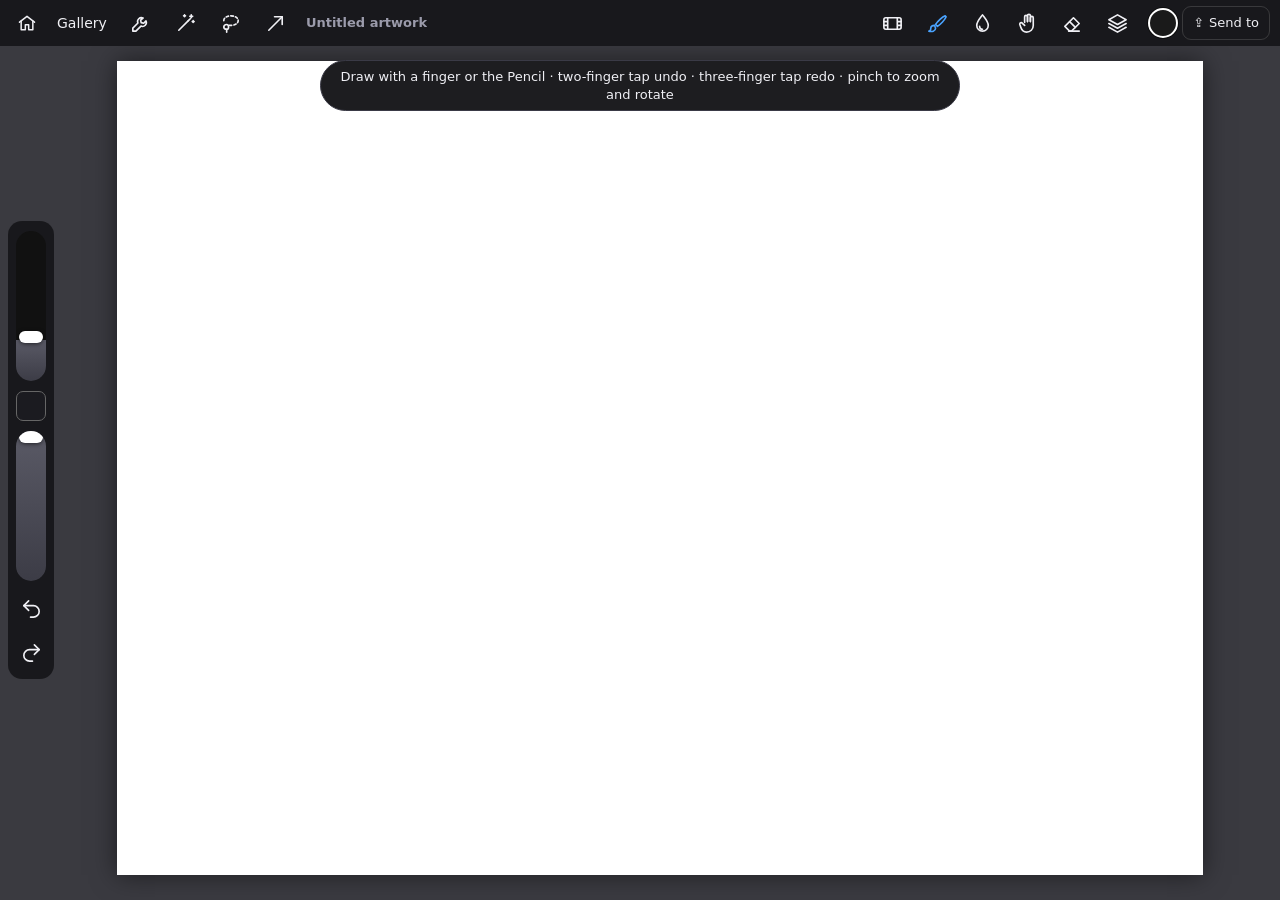
<file: tabula.html>
<!doctype html>
<html lang="en-GB">
<head>
<meta charset="utf-8">
<meta name="viewport" content="width=device-width, initial-scale=1, viewport-fit=cover, user-scalable=no">
<meta name="apple-mobile-web-app-capable" content="yes">
<title>Tabula · Psi Phi Studio</title>
<link rel="icon" href="icon.svg" type="image/svg+xml">
<link rel="apple-touch-icon" href="apple-touch-icon.png">
<style>
:root{--bg:#151518;--bar:rgba(22,22,26,.92);--panel:#232329;--panel2:#2d2d35;--panel3:#393943;--ink:#f0f0f5;--muted:#9b9bab;--rule:#3a3a46;--accent:#4aa3ff;--warm:#f0ac5f}
*{box-sizing:border-box}
html,body{margin:0;height:100%;background:var(--bg);color:var(--ink);font:14px/1.35 -apple-system,BlinkMacSystemFont,"SF Pro Text",system-ui,sans-serif;overflow:hidden;-webkit-user-select:none;user-select:none;-webkit-touch-callout:none;-webkit-tap-highlight-color:transparent}
button{font:inherit;color:inherit}
input,select{font:inherit;color:var(--ink);background:var(--panel2);border:1px solid var(--rule);border-radius:8px;padding:5px 8px}
#view{position:fixed;inset:0;width:100%;height:100%;touch-action:none;background:#3a3a40}
#top{position:fixed;left:0;right:0;top:0;height:calc(46px + env(safe-area-inset-top));padding:env(safe-area-inset-top) 10px 0;display:flex;align-items:center;gap:4px;background:var(--bar);backdrop-filter:blur(10px);z-index:10}
.tb{display:inline-grid;place-items:center;min-width:40px;height:38px;padding:0 9px;border:0;border-radius:10px;background:transparent;cursor:pointer;font-size:15px}
.tb:hover{background:rgba(255,255,255,.07)}
.tb.on{color:var(--accent)}
.tb svg{width:23px;height:23px;fill:none;stroke:currentColor;stroke-width:1.7;stroke-linecap:round;stroke-linejoin:round}
.tb .lbl{font-size:14px;font-weight:500}
.grow{flex:1}
#colourBtn{width:30px;height:30px;min-width:30px;border-radius:50%;border:2px solid #fff;box-shadow:0 0 0 1px rgba(0,0,0,.5);margin-left:6px;padding:0;touch-action:none}
#docTitle{font-weight:600;color:var(--muted);font-size:13px;margin-left:6px;max-width:220px;overflow:hidden;text-overflow:ellipsis;white-space:nowrap}
#side{position:fixed;left:8px;top:50%;transform:translateY(-50%);z-index:9;display:flex;flex-direction:column;align-items:center;gap:10px;background:var(--bar);border-radius:14px;padding:10px 6px;backdrop-filter:blur(10px)}
.vslider{position:relative;width:30px;height:150px;border-radius:15px;background:#111;touch-action:none;cursor:ns-resize;overflow:hidden}
.vslider i{position:absolute;left:0;right:0;bottom:0;background:linear-gradient(#5a5a66,#3c3c46)}
.vslider b{position:absolute;left:3px;right:3px;height:12px;border-radius:6px;background:#fff;box-shadow:0 1px 4px rgba(0,0,0,.6)}
#modBtn{width:30px;height:30px;border-radius:7px;border:1px solid #666;background:#1b1b20;cursor:pointer}
#side .tb{min-width:34px;height:34px;padding:0}
#sliderTip{position:fixed;left:56px;z-index:12;background:rgba(10,10,14,.92);border:1px solid var(--rule);border-radius:10px;padding:6px 10px;font-size:13px;pointer-events:none;display:none}
.pop{position:fixed;z-index:20;background:var(--panel);border:1px solid var(--rule);border-radius:16px;box-shadow:0 18px 40px rgba(0,0,0,.55);max-height:calc(100vh - 80px);overflow:auto;-webkit-overflow-scrolling:touch}
.pop h3{margin:0;padding:12px 14px 8px;font-size:15px;display:flex;align-items:center;gap:8px}
.pop h3 .grow{flex:1}
.pbtn{border:1px solid var(--rule);background:var(--panel2);border-radius:9px;padding:6px 11px;cursor:pointer}
.pbtn:hover{background:var(--panel3)}
.pbtn.primary{background:var(--accent);border-color:var(--accent);color:#04121f;font-weight:600}
.pbtn.on{border-color:var(--accent);color:var(--accent)}
.pbtn.sm{padding:4px 8px;font-size:12px}
/* brushes */
#brushPop{width:430px;display:grid;grid-template-columns:130px 1fr}
#brushPop h3{grid-column:1/-1}
.bcats{border-right:1px solid var(--rule);padding:4px}
.bcats button{display:block;width:100%;text-align:left;border:0;background:transparent;padding:9px 10px;border-radius:8px;cursor:pointer}
.bcats button.on{background:var(--accent);color:#04121f}
.blist{padding:6px;display:flex;flex-direction:column;gap:6px}
.bitem{display:flex;flex-direction:column;gap:2px;border:1px solid transparent;border-radius:10px;padding:6px 8px;background:var(--panel2);cursor:pointer}
.bitem.on{border-color:var(--accent)}
.bitem span{font-size:13px}
.bitem canvas{width:100%;height:42px}
.bset{grid-column:1/-1;border-top:1px solid var(--rule);padding:10px 14px;display:flex;align-items:center;gap:10px;font-size:13px;color:var(--muted)}
.bset input[type=range]{flex:1}
/* layers */
#layerPop{width:330px;padding-bottom:8px}
.lrow{display:flex;align-items:center;gap:10px;margin:4px 8px;padding:6px 8px;border-radius:10px;background:var(--panel2);cursor:pointer;border:1px solid transparent}
.lrow.on{background:#1d4f86;border-color:var(--accent)}
.lrow canvas{width:46px;height:34px;border-radius:4px;flex:none;background-color:#fff;background-image:linear-gradient(45deg,#ccc 25%,transparent 25%,transparent 75%,#ccc 75%),linear-gradient(45deg,#ccc 25%,transparent 25%,transparent 75%,#ccc 75%);background-size:8px 8px;background-position:0 0,4px 4px}
.lrow .nm{flex:1;min-width:0;overflow:hidden;text-overflow:ellipsis;white-space:nowrap}
.lrow .nm small{display:block;color:var(--muted);font-size:11px}
.lrow .bm{width:26px;height:26px;border-radius:6px;border:0;background:rgba(255,255,255,.08);cursor:pointer;font-size:12px;font-weight:700}
.lrow input[type=checkbox]{width:20px;height:20px;accent-color:var(--accent)}
.lrow.clip{margin-left:26px}
.lrow .bgsw{width:46px;height:34px;border-radius:4px;flex:none;border:1px solid var(--rule)}
.lmenu{margin:2px 8px 8px 8px;padding:8px;border-radius:10px;background:#1b1b21;display:grid;grid-template-columns:1fr 1fr;gap:6px}
.lmenu button{border:0;background:var(--panel2);border-radius:8px;padding:8px;cursor:pointer;text-align:left;font-size:13px}
.lmenu button.on{background:var(--accent);color:#04121f}
.lmenu .full{grid-column:1/-1;display:flex;align-items:center;gap:8px;font-size:13px;color:var(--muted)}
.lmenu select{flex:1}
/* colour */
#colourPop{width:320px;padding:0 14px 14px}
#sv{width:100%;height:190px;border-radius:12px;touch-action:none;display:block}
#hueBar{width:100%;height:22px;border-radius:11px;margin-top:10px;touch-action:none;display:block}
.chist{display:grid;grid-template-columns:repeat(10,1fr);gap:5px;margin-top:10px}
.chist i{aspect-ratio:1;border-radius:50%;cursor:pointer;border:1px solid rgba(0,0,0,.5)}
.pal{display:grid;grid-template-columns:repeat(10,1fr);gap:4px;margin-top:6px}
.pal i{aspect-ratio:1;border-radius:5px;cursor:pointer;border:1px solid rgba(0,0,0,.4)}
.small{font-size:12px;color:var(--muted)}
/* menus */
.menuPop{min-width:270px;padding:6px}
.menuPop button.mi{display:flex;width:100%;align-items:center;gap:10px;border:0;background:transparent;padding:10px;border-radius:9px;cursor:pointer;text-align:left}
.menuPop button.mi:hover{background:var(--panel2)}
.menuPop button.mi span{flex:1}
.menuPop button.mi em{font-style:normal;color:var(--accent);font-size:12px}
.menuPop hr{border:0;border-top:1px solid var(--rule);margin:4px 6px}
.menuPop .cap{padding:6px 10px 2px;font-size:11px;letter-spacing:.06em;text-transform:uppercase;color:var(--muted)}
/* bottom panels */
#anim{position:fixed;left:0;right:0;bottom:0;z-index:9;background:var(--bar);backdrop-filter:blur(10px);display:flex;align-items:center;gap:6px;padding:8px 10px calc(8px + env(safe-area-inset-bottom))}
#anim[hidden]{display:none}
#frames{display:flex;gap:6px;overflow-x:auto;flex:1;min-width:0;padding:3px}
.fthumb{position:relative;flex:none;height:62px;border-radius:7px;border:2px solid transparent;cursor:pointer;overflow:hidden;background:#fff}
.fthumb.on{border-color:var(--accent)}
.fthumb canvas{display:block;height:100%}
.fthumb span{position:absolute;left:4px;bottom:2px;font-size:10px;font-weight:700;color:#000;background:rgba(255,255,255,.75);border-radius:4px;padding:0 3px}
#adjPanel,#tfPanel{position:fixed;left:50%;bottom:calc(16px + env(safe-area-inset-bottom));transform:translateX(-50%);z-index:11;background:var(--panel);border:1px solid var(--rule);border-radius:14px;padding:12px 14px;display:flex;flex-direction:column;gap:8px;min-width:min(440px,92vw);box-shadow:0 12px 30px rgba(0,0,0,.5)}
#adjPanel[hidden],#tfPanel[hidden]{display:none}
#selPanel{position:fixed;left:50%;bottom:calc(16px + env(safe-area-inset-bottom));transform:translateX(-50%);z-index:11;background:var(--panel);border:1px solid var(--rule);border-radius:14px;padding:10px 12px;display:flex;flex-direction:column;gap:8px;max-width:96vw;box-shadow:0 12px 30px rgba(0,0,0,.5)}
#selPanel[hidden]{display:none}
.seg{display:inline-flex;background:#17171c;border-radius:10px;padding:3px;gap:2px}
.seg button{border:0;background:transparent;padding:6px 10px;border-radius:8px;cursor:pointer;font-size:13px}
.seg button.on{background:var(--accent);color:#04121f;font-weight:600}
#selChip{position:fixed;left:62px;top:calc(54px + env(safe-area-inset-top));z-index:9;border:1px solid var(--rule);background:var(--bar);border-radius:999px;padding:6px 12px;font-size:12px;cursor:pointer;color:var(--ink)}
#selChip[hidden]{display:none}
body.anim-on #selPanel,body.anim-on #tfPanel{bottom:calc(96px + env(safe-area-inset-bottom))}
#adjPanel label{display:flex;align-items:center;gap:10px;font-size:13px;color:var(--muted)}
#adjPanel label span{width:90px}
#adjPanel input[type=range]{flex:1}
.row{display:flex;gap:8px;align-items:center;flex-wrap:wrap}
#toast{position:fixed;left:50%;top:calc(60px + env(safe-area-inset-top));transform:translateX(-50%);background:rgba(10,10,14,.92);border:1px solid var(--rule);padding:7px 14px;border-radius:999px;font-size:13px;opacity:0;transition:opacity .25s;pointer-events:none;z-index:40;text-align:center;max-width:86vw}
#toast.show{opacity:1}
#dropDot{position:fixed;width:44px;height:44px;margin:-22px 0 0 -22px;border-radius:50%;border:3px solid #fff;z-index:30;pointer-events:none;display:none;box-shadow:0 4px 14px rgba(0,0,0,.5)}
dialog{background:var(--panel);color:var(--ink);border:1px solid var(--rule);border-radius:18px;padding:0;width:min(560px,94vw)}
dialog::backdrop{background:rgba(0,0,0,.55)}
.dlg{padding:18px;display:flex;flex-direction:column;gap:12px}
.dlg h2{margin:0;font-size:19px}
.presets{display:grid;grid-template-columns:repeat(3,1fr);gap:8px}
.presets button{padding:12px 8px;border-radius:12px;border:1px solid var(--rule);background:var(--panel2);cursor:pointer;text-align:left}
.presets button:hover{border-color:var(--accent)}
.presets b{display:block}
.presets small{color:var(--muted)}
.choice{display:flex;gap:8px}
.choice button{flex:1;padding:12px;border-radius:12px;border:1px solid var(--rule);background:var(--panel2);cursor:pointer;text-align:left}
.choice button.on{border-color:var(--accent);background:#173a61}
.choice b{display:block}
.choice small{color:var(--muted)}
#gallery{position:fixed;inset:0;background:#0f0f12;z-index:30;display:flex;flex-direction:column;padding:16px;padding-top:calc(16px + env(safe-area-inset-top));overflow:auto}
#gallery[hidden]{display:none}
#gallery header{display:flex;align-items:center;gap:10px;margin-bottom:18px}
#gallery h1{margin:0;font-size:28px}
#glist{display:grid;grid-template-columns:repeat(auto-fill,minmax(200px,1fr));gap:18px}
.gcard{cursor:pointer;position:relative}
.gcard img{display:block;width:100%;aspect-ratio:4/3;object-fit:contain;background:#222;border-radius:10px}
.gcard div{padding:6px 2px;font-size:13px}
.gcard small{color:var(--muted)}
.gcard .del{position:absolute;right:6px;top:6px;border:0;border-radius:999px;width:28px;height:28px;background:rgba(0,0,0,.6);cursor:pointer}
body.embed #galleryBtn{display:none}
body.zen #top,body.zen #side,body.zen #anim{display:none}
</style>
</head>
<body>
<canvas id="view"></canvas>
<header id="top">
  <button class="tb" id="galleryBtn"><span class="lbl">Gallery</span></button>
  <button class="tb" id="actBtn" title="Actions"><svg viewBox="0 0 24 24"><path d="M14.7 6.3a4 4 0 0 0-5.4 5.2L4 16.8V20h3.2l5.3-5.3a4 4 0 0 0 5.2-5.4l-2.4 2.4-2.6-.6-.6-2.6z"/></svg></button>
  <button class="tb" id="adjBtn" title="Adjustments"><svg viewBox="0 0 24 24"><path d="M5 19L15 9"/><path d="M15 9l2-2"/><path d="M18 3v3M16.5 4.5h3M20 9v2M19 10h2M11 3v2M10 4h2"/></svg></button>
  <button class="tb" id="selBtn" title="Selection"><svg viewBox="0 0 24 24"><path d="M5 9c0-3 3.5-5 7.5-5S20 6 20 9s-3.5 5-7.5 5c-1.2 0-2.4-.2-3.4-.5" stroke-dasharray="2.6 2.2"/><path d="M8 13c-2 0-3 1.3-3 2.6S6.3 18 8 18c1.3 0 2-1 2-2.2S9.3 13 8 13z"/><path d="M8 18v3"/></svg></button>
  <button class="tb" id="tfBtn" title="Transform the layer"><svg viewBox="0 0 24 24"><path d="M5 19L19 5"/><path d="M11 5h8v8"/></svg></button>
  <span id="docTitle"></span>
  <span class="grow"></span>
  <button class="tb" id="animBtn" title="Animation"><svg viewBox="0 0 24 24"><rect x="3" y="6" width="18" height="12" rx="2"/><path d="M7 6v12M17 6v12M3 10h4M3 14h4M17 10h4M17 14h4"/></svg></button>
  <button class="tb" id="brushBtn" title="Paint (brush library)"><svg viewBox="0 0 24 24"><path d="M20 4c-3 1-8 6-10 9l2 2c3-2 8-7 9-10z"/><path d="M9 14c-2 0-4 1-4 3s-1 3-2 3c3 1 7 0 7-3z"/></svg></button>
  <button class="tb" id="blendBtn" title="Blend (N)"><svg viewBox="0 0 24 24"><path d="M12 3c3 4 6 7 6 11a6 6 0 0 1-12 0c0-4 3-7 6-11z"/><path d="M9 15a3 3 0 0 0 3 3"/></svg></button>
  <button class="tb" id="smudgeBtn" title="Smudge"><svg viewBox="0 0 24 24"><path d="M9 11V5a1.5 1.5 0 0 1 3 0v5"/><path d="M12 10V4a1.5 1.5 0 0 1 3 0v6"/><path d="M15 10V6a1.5 1.5 0 0 1 3 0v8c0 4-3 7-7 7-3 0-5-2-6-5l-1-3a1.5 1.5 0 0 1 2.7-1.2L9 14"/></svg></button>
  <button class="tb" id="eraserBtn" title="Eraser"><svg viewBox="0 0 24 24"><path d="M8 20h11"/><path d="M4 15l9-9 6 6-8 8H9z"/><path d="M9 10l6 6"/></svg></button>
  <button class="tb" id="layersBtn" title="Layers"><svg viewBox="0 0 24 24"><path d="M12 3l9 5-9 5-9-5z"/><path d="M3 12l9 5 9-5"/><path d="M3 16l9 5 9-5"/></svg></button>
  <button class="tb" id="colourBtn" title="Colour (drag onto the canvas to fill)"></button>
</header>
<div id="side">
  <div class="vslider" id="sizeSl" title="Brush size"><i></i><b></b></div>
  <button id="modBtn" title="Hold, then touch the canvas to pick a colour"></button>
  <div class="vslider" id="opSl" title="Opacity"><i></i><b></b></div>
  <button class="tb" id="undoBtn" title="Undo (two-finger tap)"><svg viewBox="0 0 24 24"><path d="M9 14L4 9l5-5"/><path d="M4 9h10a6 6 0 0 1 0 12h-3"/></svg></button>
  <button class="tb" id="redoBtn" title="Redo (three-finger tap)"><svg viewBox="0 0 24 24"><path d="M15 14l5-5-5-5"/><path d="M20 9H10a6 6 0 0 0 0 12h3"/></svg></button>
</div>
<div id="sliderTip"></div>
<div id="anim" hidden>
  <button class="tb" id="playBtn" title="Play"><svg viewBox="0 0 24 24"><path d="M7 5l12 7-12 7z" fill="currentColor"/></svg></button>
  <div id="frames"></div>
  <button class="tb" id="frAdd" title="Add a blank frame">＋</button>
  <button class="tb" id="frDup" title="Duplicate this frame">⧉</button>
  <button class="tb" id="frDel" title="Delete this frame">🗑</button>
  <button class="tb" id="animSet" title="Animation settings">⚙</button>
</div>
<div id="adjPanel" hidden></div>
<div id="tfPanel" hidden></div>
<div id="selPanel" hidden></div>
<button id="selChip" hidden>Selection on · <b>Deselect</b></button>
<div id="dropDot"></div>
<div id="gallery" hidden><header><h1>Tabula</h1><span class="grow"></span><button class="pbtn primary" id="gNew">＋ New canvas</button></header><div id="glist"></div></div>
<div id="toast" role="status"></div>
<script src="hub.js"></script>
<script>
'use strict';
(() => {
  const $ = s => document.querySelector(s);
  const h = (tag, attrs, ...kids) => { const e = document.createElement(tag); for (const [k, v] of Object.entries(attrs || {})) { if (v == null || v === false) continue; if (k.startsWith('on')) e.addEventListener(k.slice(2), v); else if (k === 'class') e.className = v; else if (k === 'style') e.style.cssText = v; else if (k in e && k !== 'list') try { e[k] = v; } catch (x) { e.setAttribute(k, v); } else e.setAttribute(k, v); } for (const c of kids.flat()) if (c != null) e.append(c.nodeType ? c : String(c)); return e; };
  const clamp = (v, a, b) => Math.max(a, Math.min(b, v));
  const lerp = (a, b, t) => a + (b - a) * t;
  const uid = () => Date.now().toString(36) + Math.random().toString(36).slice(2, 7);
  let tt = 0; const toast = (m, ms) => { const t = $('#toast'); t.textContent = m; t.classList.add('show'); clearTimeout(tt); tt = setTimeout(() => t.classList.remove('show'), ms || 2000); };
  const QS = new URLSearchParams(location.search), EMBED = QS.has('embed');
  if (EMBED) document.body.classList.add('embed');
  const canvas = (w, hh) => { const c = document.createElement('canvas'); c.width = w; c.height = hh; return c; };
  const ctx2 = c => c.getContext('2d');
  const toBlob = c => new Promise(r => c.toBlob(r, 'image/png'));
  function seeded(s) { return () => { s = (s * 16807) % 2147483647; return (s - 1) / 2147483646; }; }

  /* ================= brushes ================= */
  // tex: which paper texture shows through (paper, canvas, rough); wet: how much colour it picks up from the picture;
  // hue/lum: colour variation per dab; scatter, sizeJit, angle as before
  const BRUSHES = [
    { id: 'hb', cat: 'Sketching', name: 'HB Pencil', tip: 'pencil', size: 5, max: 40, op: 0.85, flow: 0.5, spacing: 0.1, pSize: 0.35, pOp: 0.8, grain: 0.75, stream: 0.2, tilt: true },
    { id: '6b', cat: 'Sketching', name: '6B Pencil', tip: 'pencil', size: 14, max: 90, op: 1, flow: 0.65, spacing: 0.08, pSize: 0.45, pOp: 0.7, grain: 0.9, tex: 'rough', stream: 0.15, tilt: true },
    { id: 'mech', cat: 'Sketching', name: 'Mechanical Pencil', tip: 'round', size: 3, max: 16, op: 0.9, flow: 0.7, spacing: 0.08, pSize: 0.1, pOp: 0.6, grain: 0.5, stream: 0.3 },
    { id: 'blue', cat: 'Sketching', name: 'Blue Sketch', tip: 'pencil', size: 6, max: 40, op: 0.55, flow: 0.55, spacing: 0.1, pSize: 0.3, pOp: 0.7, grain: 0.7, stream: 0.25, tilt: true, fixCol: '#5b8fd6' },
    { id: 'ballpoint', cat: 'Sketching', name: 'Ballpoint', tip: 'round', size: 3, max: 14, op: 0.95, flow: 0.85, spacing: 0.06, pSize: 0.25, pOp: 0.5, grain: 0.2, stream: 0.35 },
    { id: 'studio', cat: 'Inking', name: 'Studio Pen', tip: 'round', size: 10, max: 120, op: 1, flow: 1, spacing: 0.04, pSize: 0.85, pOp: 0, stream: 0.55, taper: 1 },
    { id: 'tech', cat: 'Inking', name: 'Technical Pen', tip: 'round', size: 6, max: 80, op: 1, flow: 1, spacing: 0.04, pSize: 0.1, pOp: 0, stream: 0.5 },
    { id: 'fine', cat: 'Inking', name: 'Fineliner', tip: 'round', size: 4, max: 30, op: 1, flow: 1, spacing: 0.04, pSize: 0.05, pOp: 0, stream: 0.6 },
    { id: 'nib', cat: 'Inking', name: 'Dip Nib', tip: 'nib', size: 16, max: 120, op: 1, flow: 1, spacing: 0.03, pSize: 1, pOp: 0, angle: 'fixed', ang: 0.8, stream: 0.5, taper: 1 },
    { id: 'dryink', cat: 'Inking', name: 'Dry Ink', tip: 'ink', size: 14, max: 140, op: 1, flow: 0.95, spacing: 0.05, pSize: 0.7, pOp: 0.2, grain: 0.5, tex: 'rough', stream: 0.35 },
    { id: 'felt', cat: 'Inking', name: 'Felt Tip', tip: 'round', size: 12, max: 60, op: 0.85, flow: 0.6, spacing: 0.05, pSize: 0.2, pOp: 0.2, grain: 0.25, stream: 0.35 },
    { id: 'round', cat: 'Painting', name: 'Round Brush', tip: 'round', size: 34, max: 400, op: 1, flow: 0.9, spacing: 0.05, pSize: 0.6, pOp: 0.3, stream: 0.25 },
    { id: 'acrylic', cat: 'Painting', name: 'Wet Acrylic', tip: 'ink', size: 44, max: 400, op: 1, flow: 0.85, spacing: 0.05, pSize: 0.45, pOp: 0.3, grain: 0.35, tex: 'canvas', wet: 0.45, angle: 'dir', stream: 0.2 },
    { id: 'gouache', cat: 'Painting', name: 'Gouache', tip: 'flat', size: 46, max: 400, op: 1, flow: 0.85, spacing: 0.04, pSize: 0.4, pOp: 0.35, grain: 0.45, angle: 'dir', stream: 0.2 },
    { id: 'oil', cat: 'Painting', name: 'Oil Bristles', tip: 'bristle', size: 56, max: 400, op: 1, flow: 0.75, spacing: 0.035, pSize: 0.3, pOp: 0.45, angle: 'dir', wet: 0.35, tex: 'canvas', grain: 0.25, stream: 0.2 },
    { id: 'knife', cat: 'Painting', name: 'Palette Knife', tip: 'square', size: 60, max: 400, op: 1, flow: 1, spacing: 0.03, pSize: 0.3, pOp: 0.2, angle: 'dir', wet: 0.6, grain: 0.15, tex: 'canvas', stream: 0.25 },
    { id: 'water', cat: 'Watercolour', name: 'Watercolour', tip: 'soft', size: 100, max: 600, op: 0.55, flow: 0.16, spacing: 0.05, pSize: 0.5, pOp: 0.6, grain: 0.55, tex: 'paper', wet: 0.25, stream: 0.2 },
    { id: 'wash', cat: 'Watercolour', name: 'Flat Wash', tip: 'flat', size: 120, max: 700, op: 0.45, flow: 0.2, spacing: 0.04, pSize: 0.3, pOp: 0.5, grain: 0.45, wet: 0.35, angle: 'fixed', ang: 0, stream: 0.2 },
    { id: 'wetedge', cat: 'Watercolour', name: 'Wet Bleed', tip: 'cloud', size: 140, max: 700, op: 0.5, flow: 0.14, spacing: 0.08, pSize: 0.4, pOp: 0.6, grain: 0.4, wet: 0.5, angle: 'random', scatter: 0.06, stream: 0.15 },
    { id: 'soft', cat: 'Airbrushing', name: 'Soft Airbrush', tip: 'soft', size: 140, max: 900, op: 1, flow: 0.1, spacing: 0.06, pSize: 0.2, pOp: 0.9, stream: 0.1 },
    { id: 'hardair', cat: 'Airbrushing', name: 'Hard Airbrush', tip: 'round', size: 90, max: 700, op: 1, flow: 0.22, spacing: 0.06, pSize: 0.2, pOp: 0.9, stream: 0.1 },
    { id: 'spray', cat: 'Airbrushing', name: 'Spray Paint', tip: 'spray', size: 120, max: 700, op: 1, flow: 0.5, spacing: 0.12, pSize: 0.3, pOp: 0.6, angle: 'random', stream: 0.1 },
    { id: 'charcoal', cat: 'Artistic', name: 'Charcoal', tip: 'chalk', size: 32, max: 240, op: 1, flow: 0.5, spacing: 0.06, pSize: 0.4, pOp: 0.6, grain: 0.95, tex: 'rough', angle: 'random', stream: 0.15 },
    { id: 'pastel', cat: 'Artistic', name: 'Soft Pastel', tip: 'chalk', size: 54, max: 320, op: 0.9, flow: 0.35, spacing: 0.06, pSize: 0.3, pOp: 0.6, grain: 0.9, angle: 'random', stream: 0.15 },
    { id: 'crayon', cat: 'Artistic', name: 'Wax Crayon', tip: 'chalk', size: 22, max: 120, op: 1, flow: 0.8, spacing: 0.05, pSize: 0.3, pOp: 0.3, grain: 0.85, tex: 'rough', angle: 'dir', stream: 0.2 },
    { id: 'conte', cat: 'Artistic', name: 'Conté', tip: 'square', size: 20, max: 140, op: 0.95, flow: 0.6, spacing: 0.05, pSize: 0.3, pOp: 0.5, grain: 0.8, tex: 'paper', angle: 'dir', stream: 0.2 },
    { id: 'brushpen', cat: 'Calligraphy', name: 'Brush Pen', tip: 'flat', size: 26, max: 160, op: 1, flow: 1, spacing: 0.03, pSize: 0.9, pOp: 0, angle: 'fixed', ang: -0.6, stream: 0.45, taper: 1 },
    { id: 'marker', cat: 'Calligraphy', name: 'Marker', tip: 'square', size: 30, max: 220, op: 0.7, flow: 1, spacing: 0.04, pSize: 0.1, pOp: 0, angle: 'fixed', ang: 0.35, stream: 0.3 },
    { id: 'chisel', cat: 'Calligraphy', name: 'Chisel', tip: 'nib', size: 30, max: 200, op: 1, flow: 1, spacing: 0.03, pSize: 0.4, pOp: 0, angle: 'fixed', ang: 0.6, stream: 0.4 },
    { id: 'foliage', cat: 'Nature', name: 'Foliage', tip: 'leaf', size: 60, max: 300, op: 1, flow: 1, spacing: 0.35, pSize: 0.4, pOp: 0.2, angle: 'random', scatter: 0.5, sizeJit: 0.5, hue: 0.06, lum: 0.18, stream: 0 },
    { id: 'grass', cat: 'Nature', name: 'Grass', tip: 'blade', size: 70, max: 300, op: 1, flow: 1, spacing: 0.12, pSize: 0.4, pOp: 0.2, angle: 'fixed', ang: 0, angJit: 0.35, scatter: 0.25, sizeJit: 0.5, hue: 0.05, lum: 0.2, stream: 0 },
    { id: 'clouds', cat: 'Nature', name: 'Clouds', tip: 'cloud', size: 220, max: 900, op: 0.9, flow: 0.3, spacing: 0.2, pSize: 0.3, pOp: 0.6, angle: 'random', scatter: 0.15, sizeJit: 0.4, stream: 0.1 },
    { id: 'stars', cat: 'Nature', name: 'Stars', tip: 'star', size: 18, max: 120, op: 1, flow: 1, spacing: 1.4, pSize: 0.5, pOp: 0.3, scatter: 3, sizeJit: 0.8, angle: 'random', lum: 0.2, stream: 0 },
    { id: 'splatter', cat: 'Texture', name: 'Splatter', tip: 'splat', size: 130, max: 700, op: 1, flow: 0.9, spacing: 0.6, pSize: 0.4, pOp: 0.3, angle: 'random', scatter: 0.3, stream: 0 },
    { id: 'stipple', cat: 'Texture', name: 'Stipple', tip: 'round', size: 7, max: 50, op: 1, flow: 1, spacing: 1.6, pSize: 0.4, pOp: 0.2, scatter: 2.5, sizeJit: 0.6, stream: 0 },
    { id: 'hatch', cat: 'Texture', name: 'Hatching', tip: 'hatch', size: 40, max: 200, op: 1, flow: 0.9, spacing: 0.45, pSize: 0.3, pOp: 0.3, angle: 'fixed', ang: 0.8, stream: 0.2 },
    { id: 'noise', cat: 'Texture', name: 'Grit', tip: 'soft', size: 90, max: 500, op: 1, flow: 0.35, spacing: 0.1, pSize: 0.3, pOp: 0.5, grain: 1, tex: 'rough', stream: 0.1 },
    { id: 'blendsoft', cat: 'Blending', name: 'Soft Blender', tip: 'soft', size: 80, max: 500, op: 0.7, flow: 1, spacing: 0.08, pSize: 0.3, pOp: 0.6, stream: 0.2, blendOnly: true },
    { id: 'blendstump', cat: 'Blending', name: 'Paper Stump', tip: 'round', size: 40, max: 300, op: 0.6, flow: 1, spacing: 0.08, pSize: 0.4, pOp: 0.6, grain: 0.5, stream: 0.2, blendOnly: true },
    { id: 'blendwater', cat: 'Blending', name: 'Water Blend', tip: 'cloud', size: 110, max: 600, op: 0.8, flow: 1, spacing: 0.1, pSize: 0.3, pOp: 0.5, stream: 0.15, blendOnly: true }
  ];
  const BY = Object.fromEntries(BRUSHES.map(b => [b.id, b]));
  const CATS = [...new Set(BRUSHES.map(b => b.cat))];
  const bset = {}; for (const b of BRUSHES) bset[b.id] = { size: b.size, op: b.op, stream: b.stream };
  const TIP = 128, tips = {};
  function makeTip(kind) {
    const c = canvas(TIP, TIP), x = ctx2(c), r = TIP / 2 - 2, C0 = TIP / 2, rnd = seeded(kind.length * 977 + 13);
    x.fillStyle = '#fff';
    const radial = (stops, rr) => { const g = x.createRadialGradient(C0, C0, 0, C0, C0, rr || r); for (const [t, a] of stops) g.addColorStop(t, 'rgba(255,255,255,' + a + ')'); x.fillStyle = g; x.fillRect(0, 0, TIP, TIP); x.fillStyle = '#fff'; };
    // a hard round edge with a pixel of soft rim, so small brushes stay smooth
    if (kind === 'round') radial([[0, 1], [0.93, 1], [1, 0]]);
    else if (kind === 'pencil') radial([[0, 1], [0.6, 0.95], [1, 0]]);
    else if (kind === 'soft') { const g = x.createRadialGradient(C0, C0, 0, C0, C0, r); for (let i = 0; i <= 10; i++) { const t = i / 10; g.addColorStop(t, 'rgba(255,255,255,' + Math.exp(-t * t * 4.5) * (1 - t) + ')'); } x.fillStyle = g; x.fillRect(0, 0, TIP, TIP); }
    else if (kind === 'square') { x.filter = 'blur(1px)'; x.fillRect(12, 12, TIP - 24, TIP - 24); x.filter = 'none'; }
    else if (kind === 'flat') { x.save(); x.translate(C0, C0); x.scale(1, 0.28); const g = x.createRadialGradient(0, 0, 0, 0, 0, r); g.addColorStop(0, '#fff'); g.addColorStop(0.9, '#fff'); g.addColorStop(1, 'rgba(255,255,255,0)'); x.fillStyle = g; x.beginPath(); x.arc(0, 0, r, 0, 7); x.fill(); x.restore(); }
    else if (kind === 'nib') { x.save(); x.translate(C0, C0); x.scale(1, 0.12); x.beginPath(); x.arc(0, 0, r, 0, 7); x.fill(); x.restore(); }
    else if (kind === 'ink' || kind === 'chalk') {
      // an uneven, smooth-edged blob: the paper texture gives it its grit
      const lobes = [rnd() * 6, rnd() * 6, rnd() * 6], amp = kind === 'chalk' ? 1 : 0.5;
      x.beginPath(); for (let i = 0; i <= 64; i++) { const th = i / 64 * Math.PI * 2, R = r * (0.86 + amp * (0.07 * Math.sin(3 * th + lobes[0]) + 0.04 * Math.sin(5 * th + lobes[1]) + 0.03 * Math.sin(11 * th + lobes[2]))); const px = C0 + Math.cos(th) * R, py = C0 + Math.sin(th) * R; i ? x.lineTo(px, py) : x.moveTo(px, py); }
      x.closePath(); x.shadowColor = '#fff'; x.shadowBlur = 3; x.fill(); x.shadowBlur = 0;
    }
    else if (kind === 'bristle') { for (let i = 0; i < 22; i++) { const px = 10 + (TIP - 20) * i / 21, py = C0 + (rnd() - 0.5) * 16; const g = x.createRadialGradient(px, py, 0, px, py, 12); g.addColorStop(0, 'rgba(255,255,255,' + (0.55 + rnd() * 0.45) + ')'); g.addColorStop(1, 'rgba(255,255,255,0)'); x.fillStyle = g; x.save(); x.translate(px, py); x.scale(0.4, 1.6); x.translate(-px, -py); x.fillRect(px - 12, py - 12, 24, 24); x.restore(); } }
    else if (kind === 'splat') { for (let i = 0; i < 46; i++) { const a = rnd() * 7, d = Math.pow(rnd(), 0.7) * r * 0.95, rr = 1 + Math.pow(rnd(), 3) * 12; x.beginPath(); x.arc(C0 + Math.cos(a) * d, C0 + Math.sin(a) * d, rr, 0, 7); x.fill(); } }
    else if (kind === 'spray') { for (let i = 0; i < 260; i++) { const a = rnd() * 7, d = Math.sqrt(-2 * Math.log(1 - rnd() * 0.999)) * r * 0.34; if (d > r) continue; x.globalAlpha = 0.5 + rnd() * 0.5; x.beginPath(); x.arc(C0 + Math.cos(a) * d, C0 + Math.sin(a) * d, 0.8 + rnd() * 1.6, 0, 7); x.fill(); } x.globalAlpha = 1; }
    else if (kind === 'cloud') { for (let i = 0; i < 14; i++) { const a = rnd() * 7, d = rnd() * r * 0.5, rr = r * (0.25 + rnd() * 0.3), px = C0 + Math.cos(a) * d, py = C0 + Math.sin(a) * d * 0.7; const g = x.createRadialGradient(px, py, 0, px, py, rr); g.addColorStop(0, 'rgba(255,255,255,.55)'); g.addColorStop(1, 'rgba(255,255,255,0)'); x.fillStyle = g; x.fillRect(0, 0, TIP, TIP); } }
    else if (kind === 'leaf') { x.beginPath(); x.moveTo(C0, 6); x.bezierCurveTo(C0 + r * 0.7, C0 - r * 0.3, C0 + r * 0.5, C0 + r * 0.6, C0, TIP - 6); x.bezierCurveTo(C0 - r * 0.5, C0 + r * 0.6, C0 - r * 0.7, C0 - r * 0.3, C0, 6); x.fill(); }
    else if (kind === 'blade') { for (let i = 0; i < 5; i++) { const bx = C0 + (rnd() - 0.5) * r * 0.8, lean = (rnd() - 0.5) * r * 0.6, w = 2 + rnd() * 3; x.beginPath(); x.moveTo(bx - w, TIP - 4); x.quadraticCurveTo(bx + lean * 0.3, C0, bx + lean, 4 + rnd() * r * 0.6); x.quadraticCurveTo(bx + lean * 0.3 + w * 0.4, C0, bx + w, TIP - 4); x.fill(); } }
    else if (kind === 'star') { x.save(); x.translate(C0, C0); for (const [len, wd] of [[r, 4], [r * 0.45, 3]]) for (let k = 0; k < 4; k++) { x.rotate(Math.PI / 4 * (len === r ? 2 : 1)); x.beginPath(); x.moveTo(0, -len); x.lineTo(wd, 0); x.lineTo(0, len); x.lineTo(-wd, 0); x.fill(); } x.restore(); radial([[0, 1], [0.15, 0.6], [0.4, 0]], r); }
    else if (kind === 'hatch') { x.lineCap = 'round'; x.strokeStyle = '#fff'; for (let i = 0; i < 5; i++) { const off = (i - 2) * r * 0.36 + (rnd() - 0.5) * 4; x.lineWidth = 2 + rnd() * 1.5; x.beginPath(); x.moveTo(C0 + off - r * 0.12, C0 - r * 0.85); x.lineTo(C0 + off + r * 0.12, C0 + r * 0.85); x.stroke(); } }
    return c;
  }
  const tipOf = k => tips[k] || (tips[k] = makeTip(k));
  const tintCache = new Map();
  function tinted(k, col) { const key = k + col; let c = tintCache.get(key); if (c) return c; c = canvas(TIP, TIP); const x = ctx2(c); x.drawImage(tipOf(k), 0, 0); x.globalCompositeOperation = 'source-in'; x.fillStyle = col; x.fillRect(0, 0, TIP, TIP); if (tintCache.size > 240) tintCache.delete(tintCache.keys().next().value); tintCache.set(key, c); return c; }
  // paper grain: a tiling noise texture that stays put on the canvas
  const grainC = (() => { const N = 256, c = canvas(N, N), x = ctx2(c), id = x.createImageData(N, N), d = id.data, rnd = seeded(4242); const g = new Float32Array(N * N); for (const [step, amp] of [[32, 0.45], [8, 0.3], [2, 0.25]]) { const M = N / step, v = []; for (let i = 0; i < M * M; i++) v.push(rnd()); for (let y = 0; y < N; y++) for (let xx = 0; xx < N; xx++) { const gx = xx / step, gy = y / step, x0 = Math.floor(gx) % M, y0 = Math.floor(gy) % M, x1 = (x0 + 1) % M, y1 = (y0 + 1) % M, fx = gx % 1, fy = gy % 1, sx = fx * fx * (3 - 2 * fx), sy = fy * fy * (3 - 2 * fy); g[y * N + xx] += amp * lerp(lerp(v[y0 * M + x0], v[y0 * M + x1], sx), lerp(v[y1 * M + x0], v[y1 * M + x1], sx), sy); } } for (let i = 0; i < N * N; i++) { d[i * 4] = d[i * 4 + 1] = d[i * 4 + 2] = 255; d[i * 4 + 3] = clamp((g[i] - 0.25) * 2.2, 0, 1) * 255; } x.putImageData(id, 0, 0); return c; })();

  const invOf = src => { const c = canvas(src.width, src.height), x = ctx2(c), id = ctx2(src).getImageData(0, 0, c.width, c.height); for (let i = 3; i < id.data.length; i += 4) id.data[i] = 255 - id.data[i]; x.putImageData(id, 0, 0); return c; };
  function texOf(kind) {
    if (kind === 'canvas') { const N = 128, c = canvas(N, N), x = ctx2(c), id = x.createImageData(N, N), d = id.data, rnd = seeded(77); for (let y = 0; y < N; y++) for (let xx = 0; xx < N; xx++) { const wx = Math.sin(xx / N * Math.PI * 32) * 0.5 + 0.5, wy = Math.sin(y / N * Math.PI * 32) * 0.5 + 0.5, over = ((Math.floor(xx / 4) + Math.floor(y / 4)) % 2) ? wx : wy, a = clamp(0.25 + 0.75 * over * (0.85 + rnd() * 0.15), 0, 1); const i = (y * N + xx) * 4; d[i] = d[i + 1] = d[i + 2] = 255; d[i + 3] = a * 255; } x.putImageData(id, 0, 0); return c; }
    if (kind === 'rough') { const N = 256, c = canvas(N, N), x = ctx2(c), id = x.createImageData(N, N), d = id.data, rnd = seeded(901), g = new Float32Array(N * N); for (const [step, amp] of [[16, 0.35], [4, 0.35], [1, 0.3]]) { const M = N / step, v = []; for (let i = 0; i < M * M; i++) v.push(rnd()); for (let y = 0; y < N; y++) for (let xx = 0; xx < N; xx++) { const gx = xx / step, gy = y / step, x0 = Math.floor(gx) % M, y0 = Math.floor(gy) % M, x1 = (x0 + 1) % M, y1 = (y0 + 1) % M, fx = gx % 1, fy = gy % 1; g[y * N + xx] += amp * lerp(lerp(v[y0 * M + x0], v[y0 * M + x1], fx), lerp(v[y1 * M + x0], v[y1 * M + x1], fx), fy); } } for (let i = 0; i < N * N; i++) { d[i * 4] = d[i * 4 + 1] = d[i * 4 + 2] = 255; d[i * 4 + 3] = clamp((g[i] - 0.3) * 2.6, 0, 1) * 255; } x.putImageData(id, 0, 0); return c; }
    return grainC;
  }
  const texInv = {}, grainInvOf = k => texInv[k] || (texInv[k] = invOf(texOf(k)));
  /* ================= document ================= */
  // doc: layers are shared across frames; each frame keeps its own picture on every layer, except Background layers (one picture for all frames)
  let doc = null, fi = 0;           // current frame index
  const live = new Map();           // layer id → canvas for the current frame (and background layers)
  const dirty = new Set();          // layer ids changed since stored
  const prevA = new Map(), prevF = new Map();   // frame id → small preview canvases (animated layers only / everything)
  const BLENDS = [['source-over', 'Normal', 'N'], ['multiply', 'Multiply', 'M'], ['screen', 'Screen', 'S'], ['overlay', 'Overlay', 'O'], ['lighter', 'Add', 'A'], ['darken', 'Darken', 'D'], ['lighten', 'Lighten', 'L'], ['color-dodge', 'Colour dodge', 'CD'], ['color-burn', 'Colour burn', 'CB'], ['soft-light', 'Soft light', 'SL'], ['hard-light', 'Hard light', 'HL'], ['difference', 'Difference', 'Di'], ['hue', 'Hue', 'H'], ['saturation', 'Saturation', 'Sa'], ['color', 'Colour', 'C'], ['luminosity', 'Luminosity', 'Lu']];
  const newLayer = (name, o) => Object.assign({ id: 'L' + uid(), name, visible: true, opacity: 1, blend: 'source-over', alock: false, clip: false, bg: false }, o || {});
  function newDoc(w, hh, name, anim) {
    return { id: 'art_' + uid(), name: name || 'Untitled artwork', w, h: hh, paper: '#ffffff', paperOn: true, fps: 12, loop: 'loop', onion: 1, animOn: !!anim,
      layers: [newLayer('Layer 1')], frames: [{ id: 'F' + uid(), cels: {} }], statics: {}, created: Date.now(), updated: Date.now() };
  }
  const L = () => doc.layers[curLayer];
  let curLayer = 0;
  const liveOf = lid => { let c = live.get(lid); if (!c) { c = canvas(doc.w, doc.h); live.set(lid, c); } return c; };
  async function drawBlob(c, blob) { const x = ctx2(c); x.clearRect(0, 0, c.width, c.height); if (!blob) return; try { const bm = await createImageBitmap(blob); x.drawImage(bm, 0, 0); if (bm.close) bm.close(); } catch (e) { console.warn(e); } }
  async function stash() {   // store changed layer pictures as PNG
    const fr = doc.frames[fi];
    for (const lid of [...dirty]) { const Ly = doc.layers.find(l => l.id === lid); if (!Ly) { dirty.delete(lid); continue; } const b = await toBlob(liveOf(lid)); if (Ly.bg) doc.statics[lid] = b; else fr.cels[lid] = b; dirty.delete(lid); }
  }
  async function loadFrame() { const fr = doc.frames[fi]; for (const Ly of doc.layers) if (!Ly.bg) await drawBlob(liveOf(Ly.id), fr.cels[Ly.id]); }
  async function goFrame(i, quiet) {
    i = clamp(i, 0, doc.frames.length - 1); if (i === fi && !quiet) return;
    finishTransform(); updatePreview(); await stash(); fi = i; await loadFrame(); comp.dirty = true; draw(); if (!quiet) renderFrames(); renderLayersIfOpen();
  }

  /* ================= compositing ================= */
  const comp = { c: null, dirty: true };
  const scratch = {};
  const scr = (k, w, hh) => { let c = scratch[k]; if (!c || c.width !== w || c.height !== hh) { c = scratch[k] = canvas(w, hh); } return c; };
  // draw the layers into ctx; src(layer) gives the picture; opts.only filters layers
  function compose(x, src, opts) {
    opts = opts || {};
    const Ls = doc.layers;
    for (let i = 0; i < Ls.length; i++) {
      const Ly = Ls[i]; if (Ly.clip) continue;
      if (!Ly.visible || (opts.only && !opts.only(Ly))) { while (Ls[i + 1] && Ls[i + 1].clip) i++; continue; }
      const clips = []; let j = i + 1; while (Ls[j] && Ls[j].clip) { if (Ls[j].visible) clips.push(Ls[j]); j++; }
      let pic = src(Ly); if (!pic) continue;
      if (clips.length) { const g = scr('group', doc.w, doc.h), gx = ctx2(g); gx.globalCompositeOperation = 'copy'; gx.globalAlpha = 1; gx.drawImage(pic, 0, 0); gx.globalCompositeOperation = 'source-atop'; for (const C of clips) { const cp = src(C); if (cp) { gx.globalAlpha = C.opacity; gx.drawImage(cp, 0, 0); } } gx.globalAlpha = 1; gx.globalCompositeOperation = 'source-over'; pic = g; }
      x.globalAlpha = Ly.opacity; x.globalCompositeOperation = Ly.blend || 'source-over';
      if (tf && tf.lid === Ly.id && opts.live) {
        if (tf.float) { const mx = scr('tfmix', doc.w, doc.h), mc = ctx2(mx); mc.setTransform(1, 0, 0, 1, 0, 0); mc.globalCompositeOperation = 'copy'; mc.drawImage(pic, 0, 0); mc.globalCompositeOperation = 'source-over'; mc.setTransform(tf.m); mc.drawImage(tf.float, 0, 0); mc.setTransform(1, 0, 0, 1, 0, 0); x.drawImage(mx, 0, 0); }
        else { x.save(); x.setTransform(x.getTransform().multiply(tf.m)); x.drawImage(pic, 0, 0); x.restore(); }
      } else x.drawImage(pic, 0, 0);
      x.globalAlpha = 1; x.globalCompositeOperation = 'source-over';
    }
  }
  // the current layer with the stroke in progress on top
  function liveSrc(Ly) {
    const c = liveOf(Ly.id);
    if (stroke && stroke.lid === Ly.id && stroke.kind !== 'smudge' && stroke.kind !== 'blend') {
      const t = scr('wip', doc.w, doc.h), x = ctx2(t); x.globalCompositeOperation = 'copy'; x.globalAlpha = 1; x.drawImage(c, 0, 0);
      x.globalCompositeOperation = stroke.kind === 'eraser' ? 'destination-out' : Ly.alock ? 'source-atop' : 'source-over'; x.globalAlpha = stroke.op; x.drawImage(maskedStroke(), 0, 0); x.globalAlpha = 1; x.globalCompositeOperation = 'source-over';
      return t;
    }
    return c;
  }
  function composite() {
    if (!comp.c || comp.c.width !== doc.w || comp.c.height !== doc.h) comp.c = canvas(doc.w, doc.h);
    const x = ctx2(comp.c); x.setTransform(1, 0, 0, 1, 0, 0); x.clearRect(0, 0, doc.w, doc.h);
    if (doc.paperOn) { x.fillStyle = doc.paper; x.fillRect(0, 0, doc.w, doc.h); }
    compose(x, liveSrc, { live: true }); comp.dirty = false; return comp.c;
  }
  // a frame's picture at any size (loads other frames from storage)
  async function renderFrame(i, opts) {
    opts = opts || {}; const fr = doc.frames[i], c = canvas(doc.w, doc.h), x = ctx2(c);
    if (opts.bg !== false && doc.paperOn) { x.fillStyle = doc.paper; x.fillRect(0, 0, doc.w, doc.h); }
    const pics = new Map();
    for (const Ly of doc.layers) {
      if (Ly.bg && opts.bg === false) continue;
      if (Ly.bg || i === fi) pics.set(Ly.id, liveOf(Ly.id));
      else if (fr.cels[Ly.id]) { try { pics.set(Ly.id, await createImageBitmap(fr.cels[Ly.id])); } catch (e) { } }
    }
    compose(x, Ly => pics.get(Ly.id), { only: Ly => !(Ly.bg && opts.bg === false) });
    if (opts.scale && opts.scale !== 1) { const s = canvas(Math.max(1, Math.round(doc.w * opts.scale)), Math.max(1, Math.round(doc.h * opts.scale))), sx = ctx2(s); sx.imageSmoothingQuality = 'high'; sx.drawImage(c, 0, 0, s.width, s.height); return s; }
    return c;
  }
  const PREV = () => Math.min(1, 900 / Math.max(doc.w, doc.h));
  function updatePreview() {
    if (!doc || !doc.animOn) return;
    const id = doc.frames[fi].id, k = PREV(), w = Math.round(doc.w * k), hh = Math.round(doc.h * k);
    const a = prevA.get(id) || canvas(w, hh), f = prevF.get(id) || canvas(w, hh);
    for (const [c, only] of [[a, Ly => !Ly.bg], [f, null]]) { if (c.width !== w) { c.width = w; c.height = hh; } const x = ctx2(c); x.setTransform(1, 0, 0, 1, 0, 0); x.clearRect(0, 0, w, hh); x.scale(k, k); compose(x, Ly => liveOf(Ly.id), { only }); }
    prevA.set(id, a); prevF.set(id, f);
  }
  async function buildPreviews() {
    if (!doc.animOn) return; const k = PREV(), w = Math.round(doc.w * k), hh = Math.round(doc.h * k);
    for (let i = 0; i < doc.frames.length; i++) {
      const fr = doc.frames[i]; if (i === fi) { updatePreview(); continue; }
      const pics = new Map(); for (const Ly of doc.layers) { if (Ly.bg) pics.set(Ly.id, liveOf(Ly.id)); else if (fr.cels[Ly.id]) { try { pics.set(Ly.id, await createImageBitmap(fr.cels[Ly.id])); } catch (e) { } } }
      for (const [map, only] of [[prevA, Ly => !Ly.bg], [prevF, null]]) { const c = canvas(w, hh), x = ctx2(c); x.scale(k, k); compose(x, Ly => pics.get(Ly.id), { only }); map.set(fr.id, c); }
    }
  }

  /* ================= view ================= */
  const cv = $('#view'), vx = ctx2(cv);
  let view = { x: 0, y: 0, s: 1, r: 0, flip: false }, dpr = 1;
  function M() { return new DOMMatrix().translate(view.x, view.y).rotate(view.r * 180 / Math.PI).scale(view.flip ? -view.s : view.s, view.s).translate(-doc.w / 2, -doc.h / 2); }
  function toDoc(cx, cy) { const p = M().inverse().transformPoint(new DOMPoint(cx, cy)); return [p.x, p.y]; }
  function fit() { const top = 46, bot = doc.animOn ? 84 : 10, W = innerWidth, H = innerHeight - top - bot; view.s = Math.min((W - 110) / doc.w, (H - 30) / doc.h); view.r = 0; view.x = W / 2 + 20; view.y = top + H / 2; draw(); }
  function resize() { dpr = window.devicePixelRatio || 1; cv.width = Math.round(innerWidth * dpr); cv.height = Math.round(innerHeight * dpr); draw(); }
  let raf = 0; const draw = () => { if (!raf) raf = requestAnimationFrame(paint); };
  let playing = false, playIdx = 0;
  function paint() {
    raf = 0; if (!doc) return;
    const x = vx; x.setTransform(dpr, 0, 0, dpr, 0, 0); x.fillStyle = '#3a3a40'; x.fillRect(0, 0, innerWidth, innerHeight);
    const m = M(); x.save(); x.setTransform(new DOMMatrix([dpr, 0, 0, dpr, 0, 0]).multiply(m));
    x.shadowColor = 'rgba(0,0,0,.5)'; x.shadowBlur = 24; x.fillStyle = doc.paperOn ? doc.paper : '#fff'; x.fillRect(0, 0, doc.w, doc.h); x.shadowBlur = 0;
    if (!doc.paperOn) { x.fillStyle = checkerPat(); x.fillRect(0, 0, doc.w, doc.h); }
    x.imageSmoothingQuality = 'high';
    if (playing) { const id = doc.frames[playIdx].id, p = prevF.get(id); if (doc.paperOn) { x.fillStyle = doc.paper; x.fillRect(0, 0, doc.w, doc.h); } if (p) x.drawImage(p, 0, 0, doc.w, doc.h); }
    else {
      x.drawImage(composite(), 0, 0);
      if (doc.animOn && doc.onion > 0 && doc.frames.length > 1) {
        for (let k = 1; k <= doc.onion; k++) for (const [d, tint] of [[-1, '#ff3b5c'], [1, '#2fd36b']]) {
          const j = fi + d * k; if (j < 0 || j >= doc.frames.length) continue; const p = prevA.get(doc.frames[j].id); if (!p) continue;
          const t = scr('onion' + d + k, p.width, p.height), tx2 = ctx2(t); tx2.globalCompositeOperation = 'copy'; tx2.drawImage(p, 0, 0); tx2.globalCompositeOperation = 'source-atop'; tx2.fillStyle = tint; tx2.globalAlpha = 0.55; tx2.fillRect(0, 0, t.width, t.height); tx2.globalAlpha = 1; tx2.globalCompositeOperation = 'source-over';
          x.globalAlpha = 0.32 / k; x.drawImage(t, 0, 0, doc.w, doc.h); x.globalAlpha = 1;
        }
      }
    }
    if (selC && !playing) x.drawImage(selOverlay(), 0, 0);
    if (selDraft) drawSelDraft(x);
    // guides
    if (guide !== 'off') {
      x.save(); x.lineWidth = 1.5 / view.s; x.strokeStyle = 'rgba(74,163,255,.85)'; x.setLineDash([10 / view.s, 7 / view.s]); x.beginPath();
      const cx = doc.w / 2, cy = doc.h / 2;
      if (guide === 'v' || guide === 'quad') { x.moveTo(cx, 0); x.lineTo(cx, doc.h); }
      if (guide === 'h' || guide === 'quad') { x.moveTo(0, cy); x.lineTo(doc.w, cy); }
      if (guide === 'radial') for (let k = 0; k < 6; k++) { const a = k * Math.PI / 3; x.moveTo(cx, cy); x.lineTo(cx + Math.cos(a) * doc.w, cy + Math.sin(a) * doc.w); }
      if (guide === 'grid') { x.setLineDash([]); x.strokeStyle = 'rgba(74,163,255,.35)'; const g = gridSize; for (let gx = g; gx < doc.w; gx += g) { x.moveTo(gx, 0); x.lineTo(gx, doc.h); } for (let gy = g; gy < doc.h; gy += g) { x.moveTo(0, gy); x.lineTo(doc.w, gy); } }
      x.stroke(); x.restore();
    }
    if (tf) { const b = tf.box; x.save(); x.setTransform(new DOMMatrix([dpr, 0, 0, dpr, 0, 0]).multiply(m).multiply(tf.m)); x.lineWidth = 1.5 / view.s; x.strokeStyle = '#4aa3ff'; x.strokeRect(b[0], b[1], b[2] - b[0], b[3] - b[1]); x.fillStyle = '#fff'; for (const [px, py] of [[b[0], b[1]], [b[2], b[1]], [b[0], b[3]], [b[2], b[3]]]) { x.beginPath(); x.arc(px, py, 7 / view.s, 0, 7); x.fill(); x.stroke(); } x.restore(); }
    x.restore();
    if (cursor && !stroke) { const p = m.transformPoint(new DOMPoint(cursor[0], cursor[1])), r = Math.max(2, curSize() * view.s / 2); x.strokeStyle = 'rgba(255,255,255,.75)'; x.lineWidth = 1; x.beginPath(); x.arc(p.x, p.y, r, 0, 7); x.stroke(); x.strokeStyle = 'rgba(0,0,0,.5)'; x.beginPath(); x.arc(p.x, p.y, r + 1, 0, 7); x.stroke(); }
  }
  let _cp = null; const checkerPat = () => _cp || (_cp = (() => { const c = canvas(32, 32), x = ctx2(c); x.fillStyle = '#fff'; x.fillRect(0, 0, 32, 32); x.fillStyle = '#d6d6d6'; x.fillRect(0, 0, 16, 16); x.fillRect(16, 16, 16, 16); return vx.createPattern(c, 'repeat'); })());

  /* ================= tools & state ================= */
  let tool = 'brush', brushFor = { brush: 'studio', smudge: 'soft', eraser: 'soft', blend: 'blendsoft' }, colour = '#1a1a1a', history = ['#1a1a1a', '#e8473c', '#f0ac5f', '#ffd75e', '#58c472', '#4aa3ff', '#7b61ff', '#ffffff'];
  let guide = 'off', gridSize = 100, quickShape = true, fingerDraw = true, penSeen = false, cursor = null;
  const curBrush = () => BY[brushFor[tool] || brushFor.brush] || BY.studio;
  const curSize = () => bset[curBrush().id].size;
  const strokeC0 = { c: null }; let strokeC = null, sx = null;
  let stroke = null;
  function setTool(t) { if (t !== 'transform') finishTransform(); tool = t; $('#selBtn').classList.toggle('on', t === 'select'); $('#selPanel').hidden = t !== 'select'; if (t === 'select') renderSelPanel(); else selDraft = null; syncSelChip(); for (const [k, id] of [['brush', '#brushBtn'], ['smudge', '#smudgeBtn'], ['blend', '#blendBtn'], ['eraser', '#eraserBtn']]) $(id).classList.toggle('on', tool === k); $('#tfBtn').classList.toggle('on', tool === 'transform'); syncSliders(); }

  /* ---------- painting ---------- */
  function ensureStrokeC() { if (!strokeC || strokeC.width !== doc.w || strokeC.height !== doc.h) { strokeC = canvas(doc.w, doc.h); sx = ctx2(strokeC); } }
  const dabC = canvas(8, 8), dabX = ctx2(dabC);
  let grainPat = null;
  function symPts(x, y, a) {
    const cx = doc.w / 2, cy = doc.h / 2, out = [[x, y, a]];
    if (guide === 'v' || guide === 'quad') out.push([2 * cx - x, y, Math.PI - a]);
    if (guide === 'h' || guide === 'quad') out.push([x, 2 * cy - y, -a]);
    if (guide === 'quad') out.push([2 * cx - x, 2 * cy - y, a + Math.PI]);
    if (guide === 'radial') { const dx = x - cx, dy = y - cy; for (let k = 1; k < 6; k++) { const t = k * Math.PI / 3, c = Math.cos(t), s = Math.sin(t); out.push([cx + dx * c - dy * s, cy + dx * s + dy * c, a + t]); } }
    return out;
  }
  // colour helpers for variation and paint mixing
  const hexRgb = c => [parseInt(c.slice(1, 3), 16), parseInt(c.slice(3, 5), 16), parseInt(c.slice(5, 7), 16)];
  const rgbHex = a => '#' + a.map(v => clamp(Math.round(v), 0, 255).toString(16).padStart(2, '0')).join('');
  function jitter(col, hue, lum) {
    let [r, g, b] = hexRgb(col).map(v => v / 255); const mx = Math.max(r, g, b), mn = Math.min(r, g, b); let hh = 0, l = (mx + mn) / 2, sat = 0;
    if (mx !== mn) { const d = mx - mn; sat = l > 0.5 ? d / (2 - mx - mn) : d / (mx + mn); hh = mx === r ? (g - b) / d + (g < b ? 6 : 0) : mx === g ? (b - r) / d + 2 : (r - g) / d + 4; hh /= 6; }
    hh = (hh + (Math.random() - 0.5) * 2 * (hue || 0) + 1) % 1; l = clamp(l + (Math.random() - 0.5) * 2 * (lum || 0), 0, 1);
    const q = l < 0.5 ? l * (1 + sat) : l + sat - l * sat, p = 2 * l - q, f = t => { t = (t + 1) % 1; return t < 1 / 6 ? p + (q - p) * 6 * t : t < 0.5 ? q : t < 2 / 3 ? p + (q - p) * (2 / 3 - t) * 6 : p; };
    return rgbHex([f(hh + 1 / 3), f(hh), f(hh - 1 / 3)].map(v => v * 255));
  }
  const pick1 = canvas(1, 1), pickX = ctx2(pick1, true);
  // the average colour (and how covered it is) under a dab on this layer
  function underColour(lid, x, y, size) { const c = liveOf(lid), n = Math.max(2, Math.round(size * 0.7)); pickX.clearRect(0, 0, 1, 1); pickX.drawImage(c, Math.round(x - n / 2), Math.round(y - n / 2), n, n, 0, 0, 1, 1); const d = pickX.getImageData(0, 0, 1, 1).data; return d[3] > 8 ? { rgb: [d[0], d[1], d[2]], a: d[3] / 255 } : null; }
  function dab(x, y, size, alpha, angle) {
    const b = stroke.brush; let col = stroke.kind === 'eraser' ? '#000000' : b.fixCol || colour;
    if (b.scatter) { x += (Math.random() - 0.5) * size * b.scatter * 2; y += (Math.random() - 0.5) * size * b.scatter * 2; }
    if (b.sizeJit) size *= 1 - Math.random() * b.sizeJit;
    if (b.angJit) angle += (Math.random() - 0.5) * 2 * b.angJit;
    if (size < 0.4) return;
    if (stroke.kind === 'brush' && (b.hue || b.lum)) col = jitter(col, b.hue, b.lum);
    // wet paint: the brush picks up colour already on the layer and carries it along
    if (stroke.kind === 'brush' && b.wet && stroke.lid) {
      const u = underColour(stroke.lid, x, y, size), base = hexRgb(col); stroke.mix = stroke.mix || base.slice();
      if (u) for (let k = 0; k < 3; k++) stroke.mix[k] = lerp(stroke.mix[k], u.rgb[k], b.wet * u.a * 0.5);
      for (let k = 0; k < 3; k++) stroke.mix[k] = lerp(stroke.mix[k], base[k], 0.12);
      col = rgbHex(stroke.mix);
    }
    const t = tinted(b.tip, col);
    for (const [px, py, pa] of symPts(x, y, angle)) {
      const r = size / 2;
      if (b.grain) {
        const n = Math.ceil(size * 1.5) + 4; if (dabC.width < n) { dabC.width = dabC.height = n; grainPat = null; }
        dabX.setTransform(1, 0, 0, 1, 0, 0); dabX.globalCompositeOperation = 'source-over'; dabX.globalAlpha = 1; dabX.clearRect(0, 0, n, n);
        dabX.translate(n / 2, n / 2); dabX.rotate(pa); dabX.drawImage(t, -r, -r, size, size); dabX.setTransform(1, 0, 0, 1, 0, 0);
        // the paper's tooth: knock out the low spots, by the brush's grain amount (the texture stays fixed to the canvas)
        const tk = b.tex || 'paper'; if (!grainPat || grainPat.k !== tk) { grainPat = dabX.createPattern(grainInvOf(tk), 'repeat'); grainPat.k = tk; }
        const ox = Math.round(px - n / 2), oy = Math.round(py - n / 2);
        grainPat.setTransform(new DOMMatrix().translate(-ox, -oy));
        dabX.globalCompositeOperation = 'destination-out'; dabX.globalAlpha = b.grain; dabX.fillStyle = grainPat; dabX.fillRect(0, 0, n, n);
        dabX.globalAlpha = 1; dabX.globalCompositeOperation = 'source-over';
        sx.globalAlpha = alpha; sx.drawImage(dabC, 0, 0, n, n, ox, oy, n, n);
      } else { sx.save(); sx.globalAlpha = alpha; sx.translate(px, py); sx.rotate(pa); sx.drawImage(t, -r, -r, size, size); sx.restore(); }
      grow(px - r - 2, py - r - 2, px + r + 2, py + r + 2);
    }
  }
  function grow(a, b, c, d) { const s = stroke; s.bb[0] = Math.min(s.bb[0], a); s.bb[1] = Math.min(s.bb[1], b); s.bb[2] = Math.max(s.bb[2], c); s.bb[3] = Math.max(s.bb[3], d); }
  function smudgeDab(x, y, size, strength) {
    const s = stroke, c = liveOf(s.lid), lx = ctx2(c), n = Math.max(2, Math.round(size)), ox = Math.round(x - n / 2), oy = Math.round(y - n / 2);
    if (!s.carry || s.carry.width !== n) { s.carry = canvas(n, n); ctx2(s.carry).drawImage(c, ox, oy, n, n, 0, 0, n, n); return; }
    const m = scr('smask', n, n), mx = ctx2(m); mx.globalCompositeOperation = 'copy'; mx.drawImage(s.carry, 0, 0); mx.globalCompositeOperation = 'destination-in'; mx.drawImage(tipOf(s.brush.tip === 'round' ? 'soft' : s.brush.tip), 0, 0, n, n); mx.globalCompositeOperation = 'source-over';
    lx.globalAlpha = strength; lx.drawImage(m, ox, oy); lx.globalAlpha = 1;
    const cx = ctx2(s.carry); cx.globalAlpha = 0.18; cx.drawImage(c, ox, oy, n, n, 0, 0, n, n); cx.globalAlpha = 1;
    grow(ox, oy, ox + n, oy + n); comp.dirty = true;
  }
  function blendDab(x, y, size, strength) {
    const s = stroke, c = liveOf(s.lid), lx = ctx2(c), n = Math.max(4, Math.round(size)), ox = Math.round(x - n / 2), oy = Math.round(y - n / 2);
    // blur what's under the brush (shrink and grow again: works everywhere), then lay it back through the soft tip
    const k = Math.max(2, Math.round(n / 7)), sm = scr('bsm', k, k), smx = ctx2(sm); smx.imageSmoothingQuality = 'high'; smx.clearRect(0, 0, k, k); smx.drawImage(c, ox, oy, n, n, 0, 0, k, k);
    const m = scr('bmask', n, n), mx = ctx2(m); mx.globalCompositeOperation = 'copy'; mx.imageSmoothingQuality = 'high'; mx.drawImage(sm, 0, 0, k, k, 0, 0, n, n);
    mx.globalCompositeOperation = 'destination-in'; mx.drawImage(tipOf(s.brush.tip === 'round' ? 'pencil' : s.brush.tip), 0, 0, n, n); mx.globalCompositeOperation = 'source-over';
    if (s.brush.grain) { const tk = s.brush.tex || 'paper', pat = mx.createPattern(grainInvOf(tk), 'repeat'); pat.setTransform(new DOMMatrix().translate(-ox, -oy)); mx.globalCompositeOperation = 'destination-out'; mx.globalAlpha = s.brush.grain * 0.7; mx.fillStyle = pat; mx.fillRect(0, 0, n, n); mx.globalAlpha = 1; mx.globalCompositeOperation = 'source-over'; }
    lx.globalAlpha = strength; lx.drawImage(m, ox, oy); lx.globalAlpha = 1;
    grow(ox, oy, ox + n, oy + n); comp.dirty = true;
  }
  function sizeFor(p, tilt) { const b = stroke.brush, base = stroke.size; let s = base * lerp(1 - b.pSize, 1, p); if (b.tilt && tilt > 0.35) s *= 1 + (tilt - 0.35) * 3.2; return s; }
  function alphaFor(p, tilt) { const b = stroke.brush; let a = b.flow * lerp(1 - b.pOp, 1, p); if (b.tilt && tilt > 0.35) a *= 1 - (tilt - 0.35) * 0.9; return clamp(a, 0.01, 1); }
  function stepTo(x, y, p, tilt) {
    const s = stroke, b = s.brush, L0 = s.last;
    if (!L0) { s.last = { x, y, p, t: tilt }; s.dist = 0; place(x, y, p, tilt, 0); return; }
    const dx = x - L0.x, dy = y - L0.y, d = Math.hypot(dx, dy); if (d < 0.01) return;
    const dirA = Math.atan2(dy, dx);
    let pos = s.left || 0;
    while (true) {
      const sz = sizeFor(lerp(L0.p, p, Math.min(1, pos / d)), tilt), step = Math.max(0.5, sz * b.spacing);
      if (pos === 0) pos = step; if (pos > d) { s.left = pos - d; break; }
      const t = pos / d; s.dist += step; place(L0.x + dx * t, L0.y + dy * t, lerp(L0.p, p, t), tilt, dirA); pos += step;
    }
    s.last = { x, y, p, t: tilt };
  }
  function place(x, y, p, tilt, dirA) {
    const s = stroke, b = s.brush; let size = sizeFor(p, tilt);
    if (b.taper && !s.pen) size *= clamp(0.25 + s.dist / (s.size * 6), 0.25, 1);
    const ang = b.angle === 'dir' ? dirA : b.angle === 'random' ? Math.random() * 6.283 : b.angle === 'fixed' ? b.ang : 0;
    if (s.kind === 'smudge') smudgeDab(x, y, s.size, clamp(0.25 + 0.6 * p, 0, 0.9) * s.op);
    else if (s.kind === 'blend') blendDab(x, y, size, clamp(0.2 + 0.6 * p, 0.05, 0.85) * s.op);
    else dab(x, y, size, alphaFor(p, tilt), ang);
  }
  function beginStroke(e, pt) {
    if (!L().visible) { toast('This layer is hidden. Tap its tick box to show it.'); return; }
    ensureStrokeC(); const b = tool === 'smudge' ? BY[brushFor.smudge] : tool === 'blend' ? BY[brushFor.blend] : tool === 'eraser' ? BY[brushFor.eraser] : BY[brushFor.brush];
    const st = bset[b.id];
    stroke = { kind: tool, brush: b, size: st.size, op: tool === 'smudge' ? st.op : st.op, lid: L().id, bb: [1e9, 1e9, -1e9, -1e9], pts: [], pen: e.pointerType === 'pen', sm: null, stream: st.stream, t0: performance.now(), lastMove: performance.now(), snapped: false };
    if (tool === 'eraser') stroke.op = st.op;
    stroke.backup = scr('backup', doc.w, doc.h); const bx = ctx2(stroke.backup); bx.globalCompositeOperation = 'copy'; bx.drawImage(liveOf(stroke.lid), 0, 0); bx.globalCompositeOperation = 'source-over';
    sx.clearRect(0, 0, doc.w, doc.h);
    addPt(e, pt);
  }
  function inputP(e) { if (e.pointerType === 'pen') return clamp(e.pressure || 0.5, 0.02, 1); return 1; }
  function inputTilt(e) { if (e.pointerType !== 'pen') return 0; if (typeof e.altitudeAngle === 'number') return clamp(1 - e.altitudeAngle / (Math.PI / 2), 0, 1); const t = Math.hypot(e.tiltX || 0, e.tiltY || 0); return clamp(t / 90, 0, 1); }
  function addPt(e, pt) {
    const s = stroke; if (!s || s.snapped) return;
    let [x, y] = pt || toDoc(e.clientX, e.clientY); const p = inputP(e), tilt = inputTilt(e);
    s.pts.push([x, y, p]);
    if (!s.sm) s.sm = [x, y]; else { const k = 1 - s.stream * 0.9; s.sm = [s.sm[0] + (x - s.sm[0]) * k, s.sm[1] + (y - s.sm[1]) * k]; }
    stepTo(s.sm[0], s.sm[1], p, tilt);
    comp.dirty = true; draw();
  }
  function endStroke(cancel) {
    const s = stroke; if (!s) return; stroke = null;
    const c = liveOf(s.lid), lx = ctx2(c);
    if (cancel) { lx.globalCompositeOperation = 'copy'; lx.drawImage(s.backup, 0, 0); lx.globalCompositeOperation = 'source-over'; sx.clearRect(0, 0, doc.w, doc.h); comp.dirty = true; draw(); return; }
    if (!s.snapped && s.sm && s.pts.length) { const last = s.pts[s.pts.length - 1]; stroke = s; stepTo(last[0], last[1], last[2], 0); stroke = null; }
    if (s.kind !== 'smudge' && s.kind !== 'blend') { const Ly = doc.layers.find(l => l.id === s.lid); lx.globalAlpha = s.op; lx.globalCompositeOperation = s.kind === 'eraser' ? 'destination-out' : Ly && Ly.alock ? 'source-atop' : 'source-over'; lx.drawImage(maskedStroke(), 0, 0); lx.globalAlpha = 1; lx.globalCompositeOperation = 'source-over'; sx.clearRect(0, 0, doc.w, doc.h); }
    if (s.kind === 'smudge' || s.kind === 'blend') clampToSel(s.lid, s.backup);
    recordRect(s.lid, s.backup, s.bb);
    if (s.kind === 'brush') addHistoryColour(colour);
  }
  // history entry from a before-canvas and the changed box
  function recordRect(lid, beforeC, bb) {
    const x0 = clamp(Math.floor(bb[0]), 0, doc.w), y0 = clamp(Math.floor(bb[1]), 0, doc.h), x1 = clamp(Math.ceil(bb[2]), 0, doc.w), y1 = clamp(Math.ceil(bb[3]), 0, doc.h);
    if (x1 <= x0 || y1 <= y0) { comp.dirty = true; draw(); return; }
    const before = ctx2(beforeC).getImageData(x0, y0, x1 - x0, y1 - y0), after = ctx2(liveOf(lid)).getImageData(x0, y0, x1 - x0, y1 - y0);
    const Ly = doc.layers.find(l => l.id === lid), fid = Ly && Ly.bg ? null : doc.frames[fi].id;
    push({ bytes: before.data.length * 2, async undo() { await toFrame(fid); ctx2(liveOf(lid)).putImageData(before, x0, y0); touched(lid); }, async redo() { await toFrame(fid); ctx2(liveOf(lid)).putImageData(after, x0, y0); touched(lid); } });
    touched(lid);
  }
  async function toFrame(fid) { if (!fid) return; const i = doc.frames.findIndex(f => f.id === fid); if (i >= 0 && i !== fi) await goFrame(i); }
  function touched(lid) { dirty.add(lid); comp.dirty = true; draw(); saveSoon(); clearTimeout(prevT); prevT = setTimeout(() => { updatePreview(); renderFrames(); renderLayersIfOpen(); }, 250); }
  let prevT = 0;

  /* ---------- QuickShape: hold at the end of a stroke to make it a clean line, ellipse, rectangle or polyline ---------- */
  function quickShapeCheck() {
    const s = stroke; if (!s || s.snapped || !quickShape || s.kind === 'smudge' || s.kind === 'blend' || s.pts.length < 6) return;
    if (performance.now() - s.lastMove < 600) return;
    const P = s.pts.map(p => [p[0], p[1]]); let len = 0; for (let i = 1; i < P.length; i++) len += Math.hypot(P[i][0] - P[i - 1][0], P[i][1] - P[i - 1][1]);
    if (len < 20) return;
    const a = P[0], z = P[P.length - 1], chord = Math.hypot(z[0] - a[0], z[1] - a[1]);
    let shape = null, path = null;
    if (chord / len > 0.92) { shape = 'Line'; path = [a, z]; }
    else {
      const n = P.length, mx = P.reduce((q, p) => q + p[0], 0) / n, my = P.reduce((q, p) => q + p[1], 0) / n;
      let sxx = 0, syy = 0, sxy = 0; for (const [x, y] of P) { sxx += (x - mx) ** 2; syy += (y - my) ** 2; sxy += (x - mx) * (y - my); }
      let th = 0.5 * Math.atan2(2 * sxy, sxx - syy); if (Math.abs(th) < 0.12) th = 0; if (Math.abs(Math.abs(th) - Math.PI / 2) < 0.12) th = Math.sign(th) * Math.PI / 2;
      const c = Math.cos(th), sn = Math.sin(th), loc = P.map(([x, y]) => [(x - mx) * c + (y - my) * sn, -(x - mx) * sn + (y - my) * c]);
      const closed = chord < len * 0.18;
      if (closed) {
        const minx = Math.min(...loc.map(p => p[0])), maxx = Math.max(...loc.map(p => p[0])), miny = Math.min(...loc.map(p => p[1])), maxy = Math.max(...loc.map(p => p[1]));
        const rx = (maxx - minx) / 2, ry = (maxy - miny) / 2, ccx = (maxx + minx) / 2, ccy = (maxy + miny) / 2;
        let eE = 0, eR = 0; for (const [x, y] of loc) { const u = (x - ccx) / rx, v = (y - ccy) / ry; eE += Math.abs(Math.hypot(u, v) - 1); eR += Math.min(Math.abs(Math.abs(u) - 1), Math.abs(Math.abs(v) - 1)); }
        eE /= n; eR /= n;
        const back = (u, v) => [mx + (ccx + u) * c - (ccy + v) * sn, my + (ccx + u) * sn + (ccy + v) * c];
        if (eR < eE * 0.85) { shape = 'Rectangle'; path = [back(-rx, -ry), back(rx, -ry), back(rx, ry), back(-rx, ry), back(-rx, -ry)]; }
        else { let ex = rx, ey = ry; if (Math.abs(rx - ry) / Math.max(rx, ry) < 0.12) { ex = ey = (rx + ry) / 2; shape = 'Circle'; } else shape = 'Ellipse'; path = []; for (let k = 0; k <= 96; k++) { const t = k / 96 * Math.PI * 2; path.push(back(Math.cos(t) * ex, Math.sin(t) * ey)); } }
      } else {
        const keep = rdp(P, Math.max(6, Math.hypot(Math.max(...P.map(p => p[0])) - Math.min(...P.map(p => p[0])), Math.max(...P.map(p => p[1])) - Math.min(...P.map(p => p[1]))) * 0.05));
        if (keep.length <= 6) { shape = 'Polyline'; path = keep; }
      }
    }
    if (!path) return;
    // redraw the stroke as the clean shape, at the stroke's average pressure
    const pAvg = s.pts.reduce((q, p) => q + p[2], 0) / s.pts.length;
    sx.clearRect(0, 0, doc.w, doc.h); s.last = null; s.left = 0; s.dist = s.size * 6;
    for (const [x, y] of path) stepTo(x, y, pAvg, 0);
    s.snapped = true; comp.dirty = true; draw(); toast(shape);
  }
  function rdp(P, eps) { if (P.length < 3) return P; const a = P[0], b = P[P.length - 1]; let md = 0, mi = 0; for (let i = 1; i < P.length - 1; i++) { const d = segDist(P[i], a, b); if (d > md) { md = d; mi = i; } } if (md > eps) { const l = rdp(P.slice(0, mi + 1), eps), r = rdp(P.slice(mi), eps); return l.slice(0, -1).concat(r); } return [a, b]; }
  function segDist(p, a, b) { const dx = b[0] - a[0], dy = b[1] - a[1], L2 = dx * dx + dy * dy || 1, t = clamp(((p[0] - a[0]) * dx + (p[1] - a[1]) * dy) / L2, 0, 1); return Math.hypot(p[0] - a[0] - dx * t, p[1] - a[1] - dy * t); }
  setInterval(quickShapeCheck, 100);

  /* ---------- fill (drag the colour onto the canvas) ---------- */
  function fillAt(px, py) {
    px = Math.floor(px); py = Math.floor(py); if (px < 0 || py < 0 || px >= doc.w || py >= doc.h) return;
    const c = liveOf(L().id), x = ctx2(c), before = scr('backup', doc.w, doc.h), bx = ctx2(before); bx.globalCompositeOperation = 'copy'; bx.drawImage(c, 0, 0); bx.globalCompositeOperation = 'source-over';
    const id = x.getImageData(0, 0, doc.w, doc.h), d = id.data, W = doc.w, Hh = doc.h, i0 = (py * W + px) * 4, t = [d[i0], d[i0 + 1], d[i0 + 2], d[i0 + 3]], tol = 40;
    const near = i => Math.abs(d[i] - t[0]) + Math.abs(d[i + 1] - t[1]) + Math.abs(d[i + 2] - t[2]) + Math.abs(d[i + 3] - t[3]) * 1.5 <= tol * 3;
    const mask = new Uint8Array(W * Hh), st = [py * W + px];
    while (st.length) { const p = st.pop(); if (mask[p]) continue; if (!near(p * 4)) continue; mask[p] = 1; const xx = p % W; if (xx > 0) st.push(p - 1); if (xx < W - 1) st.push(p + 1); if (p >= W) st.push(p - W); if (p < W * (Hh - 1)) st.push(p + W); }
    const grown = mask.slice(); for (let p = 0; p < W * Hh; p++) if (mask[p]) { const xx = p % W; if (xx > 0) grown[p - 1] = 1; if (xx < W - 1) grown[p + 1] = 1; if (p >= W) grown[p - W] = 1; if (p < W * (Hh - 1)) grown[p + W] = 1; }
    const col = hexRGB(colour); let x0 = W, y0 = Hh, x1 = 0, y1 = 0;
    for (let p = 0; p < W * Hh; p++) { if (!grown[p]) continue; const i = p * 4, ea = d[i + 3] / 255; d[i] = Math.round(d[i] * ea + col[0] * (1 - ea)); d[i + 1] = Math.round(d[i + 1] * ea + col[1] * (1 - ea)); d[i + 2] = Math.round(d[i + 2] * ea + col[2] * (1 - ea)); d[i + 3] = 255; const xx = p % W, yy = (p - xx) / W; if (xx < x0) x0 = xx; if (xx > x1) x1 = xx; if (yy < y0) y0 = yy; if (yy > y1) y1 = yy; }
    x.putImageData(id, 0, 0); clampToSel(L().id, before); recordRect(L().id, before, [x0, y0, x1 + 1, y1 + 1]); addHistoryColour(colour); toast('Filled');
  }
  const hexRGB = hx => { const s = hx.replace('#', ''); return [0, 2, 4].map(i => parseInt(s.slice(i, i + 2), 16)); };

  /* ---------- history ---------- */
  const hist = []; let hpos = 0;
  function push(e) { hist.length = hpos; hist.push(e); let bytes = hist.reduce((a, q) => a + (q.bytes || 0), 0); while (hist.length > 80 || bytes > 300e6) { bytes -= hist[0].bytes || 0; hist.shift(); } hpos = hist.length; syncUndo(); }
  let busy = false;
  async function undo() { if (busy) return; if (stroke) endStroke(true); finishTransform(); if (hpos <= 0) return toast('Nothing to undo'); busy = true; try { await hist[--hpos].undo(); toast('Undo'); } finally { busy = false; syncUndo(); } }
  async function redo() { if (busy) return; if (hpos >= hist.length) return toast('Nothing to redo'); busy = true; try { await hist[hpos++].redo(); toast('Redo'); } finally { busy = false; syncUndo(); } }
  const syncUndo = () => { $('#undoBtn').disabled = hpos <= 0; $('#redoBtn').disabled = hpos >= hist.length; };
  // whole-document changes (layers, frames): snapshot the structure and the stored pictures
  async function structural(fn) {
    await stash(); const snap = () => ({ layers: doc.layers.map(l => Object.assign({}, l)), frames: doc.frames.map(f => ({ id: f.id, cels: Object.assign({}, f.cels) })), statics: Object.assign({}, doc.statics), fi, curLayer, paper: doc.paper, paperOn: doc.paperOn });
    const before = snap(); await fn(); await stash(); const after = snap();
    const restore = async s => { doc.layers = s.layers.map(l => Object.assign({}, l)); doc.frames = s.frames.map(f => ({ id: f.id, cels: Object.assign({}, f.cels) })); doc.statics = Object.assign({}, s.statics); doc.paper = s.paper; doc.paperOn = s.paperOn; fi = s.fi; curLayer = s.curLayer; live.clear(); dirty.clear(); for (const Ly of doc.layers) if (Ly.bg) await drawBlob(liveOf(Ly.id), doc.statics[Ly.id]); await loadFrame(); await buildPreviews(); comp.dirty = true; draw(); renderFrames(); renderLayersIfOpen(); saveSoon(); };
    push({ bytes: 0, undo: () => restore(before), redo: () => restore(after) });
    comp.dirty = true; draw(); renderFrames(); renderLayersIfOpen(); saveSoon();
  }

  /* ================= input: Pencil, fingers, gestures ================= */
  const ptrs = new Map(); let gest = null, tap = null, strokePtr = null, holdT = 0, pickMode = false, spaceDown = false;
  cv.addEventListener('contextmenu', e => e.preventDefault());
  cv.addEventListener('pointerdown', e => {
    if (!doc) return; e.preventDefault(); try { cv.setPointerCapture(e.pointerId); } catch (x) { }
    if (e.pointerType === 'pen' && !penSeen) { penSeen = true; fingerDraw = false; toast('Apple Pencil draws; fingers move, zoom and tap to undo. (Change in Actions → Preferences.)', 3500); }
    ptrs.set(e.pointerId, { x: e.clientX, y: e.clientY, type: e.pointerType, sx: e.clientX, sy: e.clientY });
    if (playing) setPlaying(false);
    closePops();
    const touches = [...ptrs.values()].filter(p => p.type === 'touch').length;
    if (e.pointerType === 'touch') {
      if (touches === 1) tap = { t0: performance.now(), max: 1, moved: 0 }; else if (tap) tap.max = Math.max(tap.max, touches);
      if (touches >= 2) { clearTimeout(holdT); if (stroke && strokePtr != null) endStroke(true); strokePtr = null; if (tf) tf.drag = null; if (selDraft && !selDraft.poly) selDraft = null; pickMode = false; startGest(); return; }
      if (!fingerDraw && tool !== 'transform' && tool !== 'select') { startGest(); holdT = setTimeout(() => { if (ptrs.size === 1 && tap && tap.moved < 10) { gest = null; pickMode = true; pickAt(e.clientX, e.clientY); } }, 450); return; }
    }
    if (e.button === 1 || spaceDown) { startGest(); return; }
    if (pickMode || modHeld) { pickMode = true; pickAt(e.clientX, e.clientY); strokePtr = e.pointerId; return; }
    if (tool === 'select') { selDown(e); strokePtr = e.pointerId; return; }
    if (tool === 'transform') { tfDown(e); strokePtr = e.pointerId; return; }
    strokePtr = e.pointerId; beginStroke(e);
    if (e.pointerType === 'touch') holdT = setTimeout(() => { if (stroke && tap && tap.moved < 8 && stroke.pts.length < 4) { endStroke(true); pickMode = true; pickAt(e.clientX, e.clientY); } }, 500);
  });
  cv.addEventListener('pointermove', e => {
    const p = ptrs.get(e.pointerId);
    if (p) { if (tap && p.type === 'touch') tap.moved += Math.hypot(e.clientX - p.x, e.clientY - p.y); p.x = e.clientX; p.y = e.clientY; }
    if (gest) { moveGest(); return; }
    if (strokePtr !== e.pointerId) { if (e.pointerType !== 'touch') { cursor = toDoc(e.clientX, e.clientY); draw(); } return; }
    if (pickMode) { pickAt(e.clientX, e.clientY); return; }
    if (tool === 'select') { selMove(e); return; }
    if (tool === 'transform') { tfMove(e); return; }
    if (stroke) {
      if (Math.hypot(e.clientX - (stroke.mx || e.clientX), e.clientY - (stroke.my || e.clientY)) > 2.5 || !stroke.mx) { stroke.lastMove = performance.now(); stroke.mx = e.clientX; stroke.my = e.clientY; }
      const evs = (e.getCoalescedEvents && e.getCoalescedEvents()) || []; for (const ev of (evs.length ? evs : [e])) addPt(ev);
    }
  });
  const up = e => {
    if (!ptrs.has(e.pointerId)) return; ptrs.delete(e.pointerId); clearTimeout(holdT);
    if (strokePtr === e.pointerId) { strokePtr = null; if (pickMode) { pickMode = false; addHistoryColour(colour); } else if (tool === 'select') selUp(e); else if (tool === 'transform') tfUp(); else endStroke(e.type === 'pointercancel'); }
    if (gest) { if (ptrs.size === 0) { endGest(); gest = null; } else startGest(); }
    if (ptrs.size === 0) { pickMode = false; if (tap) { const T = tap; tap = null; if (performance.now() - T.t0 < 360 && T.moved < 26) { if (T.max === 2) undo(); else if (T.max === 3) redo(); else if (T.max >= 4) document.body.classList.toggle('zen'); } } }
  };
  cv.addEventListener('pointerup', up); cv.addEventListener('pointercancel', up);
  cv.addEventListener('pointerleave', e => { if (e.pointerType !== 'touch') { cursor = null; draw(); } });
  function centroid() { const P = [...ptrs.values()], n = P.length; const c = P.reduce((a, p) => [a[0] + p.x / n, a[1] + p.y / n], [0, 0]); let d = 0, a = 0; if (n > 1) { d = Math.hypot(P[0].x - P[1].x, P[0].y - P[1].y); a = Math.atan2(P[1].y - P[0].y, P[1].x - P[0].x); } return { c, d, a, n }; }
  function startGest() { const g = centroid(); gest = Object.assign(g, { v: Object.assign({}, view), t0: performance.now(), tfm: tf ? DOMMatrix.fromMatrix(tf.m) : null }); }
  function moveGest() {
    const g = centroid(); if (g.n !== gest.n) { startGest(); return; }
    if (tool === 'transform' && tf && g.n >= 2) {
      // pinch the layer, not the canvas
      const k = gest.d ? g.d / gest.d : 1, da = g.a - gest.a, c0 = toDoc(gest.c[0], gest.c[1]), c1 = toDoc(g.c[0], g.c[1]);
      tf.m = new DOMMatrix().translate(c1[0], c1[1]).rotate(da * 180 / Math.PI).scale(k).translate(-c0[0], -c0[1]).multiply(gest.tfm); comp.dirty = true; draw(); return;
    }
    const v = gest.v; let s = v.s, r = v.r;
    if (g.n >= 2 && gest.d > 0) { s = clamp(v.s * g.d / gest.d, 0.05, 40); r = v.r + (g.a - gest.a); if (Math.abs(r % (Math.PI * 2)) < 0.05) r = 0; }
    // keep the point under the fingers fixed
    const before = new DOMMatrix().translate(v.x, v.y).rotate(v.r * 180 / Math.PI).scale(v.flip ? -v.s : v.s, v.s).translate(-doc.w / 2, -doc.h / 2).inverse().transformPoint(new DOMPoint(gest.c[0], gest.c[1]));
    view.s = s; view.r = r; view.x = v.x; view.y = v.y;
    const now = M().transformPoint(before); view.x += g.c[0] - now.x; view.y += g.c[1] - now.y; draw();
  }
  function endGest() { if (gest && gest.n >= 2 && performance.now() - gest.t0 < 350 && view.s < gest.v.s * 0.72) fit(); }
  cv.addEventListener('wheel', e => { e.preventDefault(); if (e.ctrlKey || e.metaKey) { const k = Math.exp(-e.deltaY * 0.01), d = toDoc(e.clientX, e.clientY); view.s = clamp(view.s * k, 0.05, 40); const p = M().transformPoint(new DOMPoint(d[0], d[1])); view.x += e.clientX - p.x; view.y += e.clientY - p.y; } else { view.x -= e.deltaX; view.y -= e.deltaY; } draw(); }, { passive: false });
  function pickAt(cx, cy) { const [x, y] = toDoc(cx, cy); if (x < 0 || y < 0 || x >= doc.w || y >= doc.h) return; const d = ctx2(composite()).getImageData(Math.floor(x), Math.floor(y), 1, 1).data; if (d[3] < 8) return; setColour('#' + [d[0], d[1], d[2]].map(v => v.toString(16).padStart(2, '0')).join('')); }
  let modHeld = false;
  const mod = $('#modBtn'); mod.addEventListener('pointerdown', e => { e.preventDefault(); modHeld = true; mod.style.background = colour; toast('Touch the canvas to pick a colour'); }); for (const ev of ['pointerup', 'pointercancel', 'pointerleave']) mod.addEventListener(ev, () => setTimeout(() => { modHeld = false; mod.style.background = ''; }, 40));
  mod.addEventListener('click', () => { pickMode = true; modHeld = false; toast('Touch the canvas to pick a colour'); setTimeout(() => { if (!strokePtr) pickMode = pickMode; }, 0); });
  addEventListener('keydown', e => {
    if (e.target.tagName === 'INPUT' || e.target.tagName === 'SELECT') return;
    const k = e.key.toLowerCase();
    if ((e.metaKey || e.ctrlKey) && k === 'z') { e.preventDefault(); e.shiftKey ? redo() : undo(); return; }
    if (e.metaKey || e.ctrlKey) return;
    if (k === ' ') spaceDown = true; else if (k === 'b') setTool('brush'); else if (k === 'e') setTool('eraser'); else if (k === 's') setTool('smudge'); else if (k === 'n') setTool('blend'); else if (k === 'v') startTransform(); else if (k === 'l') setTool('select'); else if (k === 'd' && selC) deselect();
    else if (k === '[') { bset[curBrush().id].size = Math.max(1, curSize() / 1.15); syncSliders(); draw(); } else if (k === ']') { bset[curBrush().id].size = Math.min(curBrush().max, curSize() * 1.15); syncSliders(); draw(); }
    else if (k === 'i') { pickMode = true; toast('Touch the canvas to pick a colour'); } else if (k === 'f') fit(); else if (k === ',') goFrame(fi - 1); else if (k === '.') goFrame(fi + 1); else if (k === 'tab') { e.preventDefault(); document.body.classList.toggle('zen'); }
  });
  addEventListener('keyup', e => { if (e.key === ' ') spaceDown = false; });

  /* ---------- side sliders (size, opacity) ---------- */
  function vslider(el, get, set, label) {
    const paint = () => { const v = get(); el.querySelector('i').style.height = (v * 100) + '%'; el.querySelector('b').style.bottom = 'calc(' + (v * 100) + '% - ' + (v * 12) + 'px)'; };
    el.addEventListener('pointerdown', e => { e.preventDefault(); el.setPointerCapture(e.pointerId); const r = el.getBoundingClientRect(), tip = $('#sliderTip'); const go = ev => { set(clamp(1 - (ev.clientY - r.top) / r.height, 0, 1)); paint(); tip.style.display = 'block'; tip.style.top = (ev.clientY - 14) + 'px'; tip.textContent = label(); }; go(e); const mv = ev => go(ev), upx = () => { tip.style.display = 'none'; el.removeEventListener('pointermove', mv); el.removeEventListener('pointerup', upx); el.removeEventListener('pointercancel', upx); }; el.addEventListener('pointermove', mv); el.addEventListener('pointerup', upx); el.addEventListener('pointercancel', upx); });
    return paint;
  }
  const sizeK = () => { const b = curBrush(); return Math.pow((curSize() - 1) / (b.max - 1), 0.5); };
  const paintSize = vslider($('#sizeSl'), sizeK, v => { const b = curBrush(); bset[b.id].size = 1 + Math.pow(v, 2) * (b.max - 1); }, () => Math.round(curSize()) + ' px');
  const paintOp = vslider($('#opSl'), () => bset[curBrush().id].op, v => { bset[curBrush().id].op = Math.max(0.02, v); }, () => Math.round(bset[curBrush().id].op * 100) + '%');
  function syncSliders() { paintSize(); paintOp(); }

  /* ---------- popovers ---------- */
  let pop = null;
  function closePops() { if (pop) { pop.remove(); pop = null; } }
  function openPop(anchor, el, width) {
    if (pop && pop.dataset.for === anchor.id) { closePops(); return null; }
    closePops(); pop = el; el.classList.add('pop'); el.dataset.for = anchor.id; document.body.append(el);
    const r = anchor.getBoundingClientRect(), w = el.offsetWidth; el.style.top = (r.bottom + 8) + 'px'; el.style.left = clamp(r.right - w, 8, innerWidth - w - 8) + 'px';
    return el;
  }
  addEventListener('pointerdown', e => { if (pop && !pop.contains(e.target) && !e.target.closest('#top') && e.target !== cv) closePops(); }, true);

  // brushes
  function brushPreview(b) {
    const c = canvas(260, 42); c.style.width = '100%'; const save = stroke, saveC = strokeC, saveX = sx;
    strokeC = canvas(260, 42); sx = ctx2(strokeC);
    stroke = { kind: 'brush', brush: b, size: Math.min(b.size, 22), op: 1, bb: [0, 0, 0, 0], pts: [], pen: true, dist: 99 };
    const cs = colour; colour = '#f0f0f5';
    for (let i = 0; i <= 60; i++) { const t = i / 60; stepTo(14 + t * 232, 21 + Math.sin(t * Math.PI * 2) * 9, Math.sin(t * Math.PI) * 0.9 + 0.1, 0); }
    colour = cs; ctx2(c).globalAlpha = b.op; ctx2(c).drawImage(strokeC, 0, 0); stroke = save; strokeC = saveC; sx = saveX; return c;
  }
  const previews = {};
  let brushCat = null;
  function openBrushes(which) {
    const target = which || 'brush'; setTool(target);
    const b = BY[brushFor[target]]; brushCat = brushCat || b.cat;
    const el = h('div', { id: 'brushPop' });
    const title = { brush: 'Brush library', smudge: 'Smudge with…', blend: 'Blend with…', eraser: 'Erase with…' }[target];
    const cats = h('div', { class: 'bcats' }), list = h('div', { class: 'blist' });
    const renderList = () => { cats.innerHTML = ''; list.innerHTML = ''; for (const c of CATS) cats.append(h('button', { class: c === brushCat ? 'on' : '', onclick: () => { brushCat = c; renderList(); } }, c)); for (const B of BRUSHES.filter(q => q.cat === brushCat)) { const pv = previews[B.id] || (previews[B.id] = brushPreview(B)); list.append(h('div', { class: 'bitem' + (brushFor[target] === B.id ? ' on' : ''), onclick: () => { brushFor[target] = B.id; renderList(); syncSliders(); renderSet(); } }, h('span', {}, B.name), pv)); } };
    const setRow = h('div', { class: 'bset' });
    const renderSet = () => { const B = BY[brushFor[target]]; setRow.innerHTML = ''; const r = h('input', { type: 'range', min: 0, max: 100, value: Math.round(bset[B.id].stream * 100), oninput: e => { bset[B.id].stream = e.target.value / 100; } }); setRow.append(h('span', {}, 'StreamLine'), r, h('span', {}, B.name)); };
    el.append(h('h3', {}, title, h('span', { class: 'grow' }), target === 'brush' ? h('span', { class: 'small' }, 'Pressure and tilt work with Apple Pencil') : null), cats, list, setRow);
    renderList(); renderSet(); openPop($(target === 'brush' ? '#brushBtn' : target === 'smudge' ? '#smudgeBtn' : target === 'blend' ? '#blendBtn' : '#eraserBtn'), el);
  }
  $('#brushBtn').addEventListener('click', () => tool === 'brush' ? openBrushes('brush') : setTool('brush'));
  $('#smudgeBtn').addEventListener('click', () => tool === 'smudge' ? openBrushes('smudge') : setTool('smudge'));
  $('#blendBtn').addEventListener('click', () => { if (tool === 'blend') openBrushes('blend'); else { setTool('blend'); toast('Blend: softens and mixes colours where you brush, without dragging them. Tap again to pick a blender.', 3200); } });
  $('#eraserBtn').addEventListener('click', () => tool === 'eraser' ? openBrushes('eraser') : setTool('eraser'));

  // layers
  let layerMenuFor = null;
  function thumb(Ly) { const c = canvas(92, 68), x = ctx2(c), k = Math.min(92 / doc.w, 68 / doc.h); x.drawImage(liveOf(Ly.id), (92 - doc.w * k) / 2, (68 - doc.h * k) / 2, doc.w * k, doc.h * k); return c; }
  function renderLayersIfOpen() { if (pop && pop.id === 'layerPop') fillLayers(pop); }
  function fillLayers(el) {
    el.innerHTML = '';
    el.append(h('h3', {}, 'Layers', h('span', { class: 'grow' }), doc.animOn ? h('span', { class: 'small' }, 'Frame ' + (fi + 1)) : null, h('button', { class: 'pbtn', title: 'New layer', onclick: () => addLayer() }, '＋')));
    for (let i = doc.layers.length - 1; i >= 0; i--) {
      const Ly = doc.layers[i], on = i === curLayer;
      const row = h('div', { class: 'lrow' + (on ? ' on' : '') + (Ly.clip ? ' clip' : ''), onclick: ev => { if (ev.target.tagName === 'INPUT' || ev.target.classList.contains('bm')) return; if (on) layerMenuFor = layerMenuFor === Ly.id ? null : Ly.id; else { curLayer = i; layerMenuFor = null; } fillLayers(el); } },
        thumb(Ly), h('div', { class: 'nm' }, Ly.name, h('small', {}, [Ly.bg ? 'Background · same on every frame' : null, Ly.alock ? 'Alpha lock' : null, Ly.clip ? 'Clipping mask' : null, Ly.opacity < 1 ? Math.round(Ly.opacity * 100) + '%' : null].filter(Boolean).join(' · '))),
        h('button', { class: 'bm', title: 'Blend mode and opacity', onclick: () => { layerMenuFor = Ly.id; curLayer = i; fillLayers(el); } }, (BLENDS.find(b => b[0] === Ly.blend) || BLENDS[0])[2]),
        h('input', { type: 'checkbox', checked: Ly.visible, title: 'Show', onchange: ev => { Ly.visible = ev.target.checked; comp.dirty = true; draw(); saveSoon(); updatePreview(); } }));
      el.append(row);
      if (layerMenuFor === Ly.id && on) el.append(layerMenu(Ly, i, el));
    }
    el.append(h('div', { class: 'lrow', onclick: () => { doc.paper = colour; doc.paperOn = true; comp.dirty = true; draw(); fillLayers(el); saveSoon(); } }, h('div', { class: 'bgsw', style: 'background:' + doc.paper }), h('div', { class: 'nm' }, 'Paper colour', h('small', {}, 'Tap to use the current colour')),
      h('input', { type: 'checkbox', checked: doc.paperOn, title: 'Show the paper', onchange: ev => { doc.paperOn = ev.target.checked; comp.dirty = true; draw(); saveSoon(); } })));
  }
  function layerMenu(Ly, i, el) {
    const act = (label, fn, on) => h('button', { class: on ? 'on' : '', onclick: async () => { await fn(); fillLayers(el); } }, label);
    const blend = h('select', { onchange: e => { Ly.blend = e.target.value; comp.dirty = true; draw(); saveSoon(); } }, BLENDS.map(([v, n]) => h('option', { value: v, selected: v === Ly.blend }, n)));
    const op = h('input', { type: 'range', min: 0, max: 100, value: Math.round(Ly.opacity * 100), style: 'flex:1', oninput: e => { Ly.opacity = e.target.value / 100; comp.dirty = true; draw(); }, onchange: () => { saveSoon(); updatePreview(); } });
    return h('div', { class: 'lmenu' },
      h('div', { class: 'full' }, 'Blend', blend), h('div', { class: 'full' }, 'Opacity', op),
      act('Rename', async () => { const n = prompt('Layer name', Ly.name); if (n) await structural(() => { Ly.name = n.slice(0, 40); }); }),
      act('Duplicate', () => duplicateLayer(i)),
      act('Alpha lock', () => { Ly.alock = !Ly.alock; saveSoon(); }, Ly.alock),
      act('Clipping mask', () => { if (i === 0) return toast('Clip needs a layer underneath.'); Ly.clip = !Ly.clip; comp.dirty = true; draw(); saveSoon(); }, Ly.clip),
      act('Fill with colour', () => { const c = liveOf(Ly.id), b = scr('backup', doc.w, doc.h), bx = ctx2(b); bx.globalCompositeOperation = 'copy'; bx.drawImage(c, 0, 0); const x = ctx2(c); x.globalCompositeOperation = Ly.alock ? 'source-atop' : 'source-over'; x.fillStyle = colour; x.fillRect(0, 0, doc.w, doc.h); x.globalCompositeOperation = 'source-over'; recordRect(Ly.id, b, [0, 0, doc.w, doc.h]); }),
      act('Clear', () => { const c = liveOf(Ly.id), b = scr('backup', doc.w, doc.h), bx = ctx2(b); bx.globalCompositeOperation = 'copy'; bx.drawImage(c, 0, 0); ctx2(c).clearRect(0, 0, doc.w, doc.h); recordRect(Ly.id, b, [0, 0, doc.w, doc.h]); }),
      act('Move up', () => moveLayer(i, 1)), act('Move down', () => moveLayer(i, -1)),
      act('Merge down', () => mergeDown(i)), act('Delete', () => deleteLayer(i)),
      act(Ly.bg ? '✓ Background layer' : 'Background layer', () => toggleBg(Ly), Ly.bg),
      h('div', { class: 'full', style: 'grid-column:1/-1' }, doc.animOn ? 'A background layer is the same on every frame, and “leave the background” can drop it when you bring the animation into a scene.' : 'Background layers can be left out when you bring the picture into a scene.'));
  }
  const MAXL = () => Math.max(4, Math.floor(420e6 / (doc.w * doc.h * 4)) - 6);
  async function addLayer(name) { if (doc.layers.length >= MAXL()) return toast('That’s the most layers this canvas size allows.'); await structural(() => { const Ly = newLayer(name || 'Layer ' + (doc.layers.length + 1)); doc.layers.splice(curLayer + 1, 0, Ly); curLayer++; liveOf(Ly.id); }); }
  async function duplicateLayer(i) { await structural(async () => { const S = doc.layers[i], Ly = newLayer(S.name + ' copy', { blend: S.blend, opacity: S.opacity, bg: S.bg, alock: S.alock, clip: S.clip }); doc.layers.splice(i + 1, 0, Ly); ctx2(liveOf(Ly.id)).drawImage(liveOf(S.id), 0, 0); if (S.bg) doc.statics[Ly.id] = doc.statics[S.id]; else for (const f of doc.frames) if (f.cels[S.id]) f.cels[Ly.id] = f.cels[S.id]; dirty.add(Ly.id); curLayer = i + 1; }); }
  async function moveLayer(i, d) { const j = i + d; if (j < 0 || j >= doc.layers.length) return; await structural(() => { const t = doc.layers[i]; doc.layers[i] = doc.layers[j]; doc.layers[j] = t; curLayer = j; }); }
  async function deleteLayer(i) { if (doc.layers.length < 2) return toast('Keep at least one layer.'); await structural(() => { const Ly = doc.layers.splice(i, 1)[0]; live.delete(Ly.id); dirty.delete(Ly.id); curLayer = clamp(i - 1, 0, doc.layers.length - 1); }); }
  async function mergeDown(i) {
    if (i === 0) return toast('Nothing underneath to merge into.'); const A = doc.layers[i], B = doc.layers[i - 1];
    if (A.bg !== B.bg) return toast('Merge a background layer only with another background layer.');
    await structural(async () => {
      const frames = A.bg ? [null] : doc.frames.map((f, k) => k);
      for (const k of frames) {
        let a, b; if (k == null || k === fi) { a = liveOf(A.id); b = liveOf(B.id); } else { const f = doc.frames[k]; if (!f.cels[A.id]) continue; a = canvas(doc.w, doc.h); await drawBlob(a, f.cels[A.id]); b = canvas(doc.w, doc.h); await drawBlob(b, f.cels[B.id]); }
        const x = ctx2(b); x.globalAlpha = A.opacity; x.globalCompositeOperation = A.blend; x.drawImage(a, 0, 0); x.globalAlpha = 1; x.globalCompositeOperation = 'source-over';
        if (k != null && k !== fi) { doc.frames[k].cels[B.id] = await toBlob(b); delete doc.frames[k].cels[A.id]; }
      }
      doc.layers.splice(i, 1); live.delete(A.id); dirty.delete(A.id); dirty.add(B.id); curLayer = i - 1;
    });
  }
  async function toggleBg(Ly) {
    if (!Ly.bg && doc.animOn && doc.frames.length > 1 && !confirm('Make “' + Ly.name + '” a background layer? It will show this frame’s picture on every frame.')) return;
    await structural(async () => { Ly.bg = !Ly.bg; if (Ly.bg) { for (const f of doc.frames) delete f.cels[Ly.id]; doc.statics[Ly.id] = await toBlob(liveOf(Ly.id)); } else { const b = doc.statics[Ly.id]; delete doc.statics[Ly.id]; for (const f of doc.frames) f.cels[Ly.id] = b; } dirty.delete(Ly.id); });
  }
  $('#layersBtn').addEventListener('click', () => { layerMenuFor = null; const el = h('div', { id: 'layerPop' }); if (openPop($('#layersBtn'), el)) fillLayers(el); });

  // colour
  let hsv = [0, 0, 0.1];
  const rgb2hsv = ([r, g, b]) => { r /= 255; g /= 255; b /= 255; const mx = Math.max(r, g, b), mn = Math.min(r, g, b), d = mx - mn; let hh = 0; if (d) { if (mx === r) hh = ((g - b) / d) % 6; else if (mx === g) hh = (b - r) / d + 2; else hh = (r - g) / d + 4; } return [(hh * 60 + 360) % 360, mx ? d / mx : 0, mx]; };
  const hsv2hex = (hh, s, v) => { const c = v * s, x = c * (1 - Math.abs((hh / 60) % 2 - 1)), m = v - c; const [r, g, b] = hh < 60 ? [c, x, 0] : hh < 120 ? [x, c, 0] : hh < 180 ? [0, c, x] : hh < 240 ? [0, x, c] : hh < 300 ? [x, 0, c] : [c, 0, x]; return '#' + [r, g, b].map(q => Math.round((q + m) * 255).toString(16).padStart(2, '0')).join(''); };
  window.Tabula = { use: (target, id) => { brushFor[target] = id; setTool(target); }, colour: c => setColour(c), size: (id, v) => { bset[id].size = v; syncSliders(); } };
  function setColour(hx, keepHSV) { colour = hx; $('#colourBtn').style.background = hx; if (!keepHSV) { const v = rgb2hsv(hexRGB(hx)); if (v[1] > 0.01 && v[2] > 0.01) hsv[0] = v[0]; hsv[1] = v[1]; hsv[2] = v[2]; } if (pop && pop.id === 'colourPop') paintColourPop(pop); }
  function addHistoryColour(hx) { history = [hx, ...history.filter(c => c !== hx)].slice(0, 10); }
  const PALETTE = ['#000000', '#3b3b3b', '#7a7a7a', '#bdbdbd', '#ffffff', '#5b2c1e', '#a0522d', '#d2996c', '#f2d0a9', '#fff1e0', '#7a0f1c', '#c1272d', '#ef4f3f', '#ff8c69', '#ffc8b4', '#8a4b00', '#e07b00', '#f6a623', '#ffd75e', '#fff3b0', '#0f4d2a', '#2e8b3e', '#58c472', '#a8e6a1', '#e3f7d9', '#0b2e59', '#1f5fae', '#4aa3ff', '#9ed0ff', '#e2f1ff', '#2e1b5b', '#5b3fbf', '#8f7bff', '#c7b9ff', '#efe9ff', '#5b1240', '#a8327b', '#e06cad', '#f6b2d6', '#fde5f1'];
  function paintColourPop(el) {
    const sv = el.querySelector('#sv'), hb = el.querySelector('#hueBar'), d = window.devicePixelRatio || 1;
    for (const c of [sv, hb]) { const r = c.getBoundingClientRect(); c.width = Math.round(r.width * d); c.height = Math.round(r.height * d); }
    { const x = ctx2(sv), w = sv.width, hh = sv.height; x.fillStyle = hsv2hex(hsv[0], 1, 1); x.fillRect(0, 0, w, hh); let g = x.createLinearGradient(0, 0, w, 0); g.addColorStop(0, '#fff'); g.addColorStop(1, 'rgba(255,255,255,0)'); x.fillStyle = g; x.fillRect(0, 0, w, hh); g = x.createLinearGradient(0, 0, 0, hh); g.addColorStop(0, 'rgba(0,0,0,0)'); g.addColorStop(1, '#000'); x.fillStyle = g; x.fillRect(0, 0, w, hh); x.lineWidth = 3 * d; x.strokeStyle = '#fff'; x.beginPath(); x.arc(hsv[1] * w, (1 - hsv[2]) * hh, 9 * d, 0, 7); x.stroke(); }
    { const x = ctx2(hb), w = hb.width, hh = hb.height, g = x.createLinearGradient(0, 0, w, 0); for (let i = 0; i <= 6; i++) g.addColorStop(i / 6, 'hsl(' + i * 60 + ',100%,50%)'); x.fillStyle = g; x.fillRect(0, 0, w, hh); x.lineWidth = 3 * d; x.strokeStyle = '#fff'; x.strokeRect(hsv[0] / 360 * w - 3 * d, 1, 6 * d, hh - 2); }
    el.querySelector('#hexIn').value = colour; const hist2 = el.querySelector('.chist'); hist2.innerHTML = ''; for (const c of history) hist2.append(h('i', { style: 'background:' + c, onclick: () => setColour(c) }));
  }
  function dragPick(el, fn) { el.addEventListener('pointerdown', e => { e.preventDefault(); el.setPointerCapture(e.pointerId); const go = ev => { const r = el.getBoundingClientRect(); fn(clamp((ev.clientX - r.left) / r.width, 0, 1), clamp((ev.clientY - r.top) / r.height, 0, 1)); }; go(e); const mv = ev => go(ev), upx = () => { el.removeEventListener('pointermove', mv); el.removeEventListener('pointerup', upx); }; el.addEventListener('pointermove', mv); el.addEventListener('pointerup', upx); }); }
  function openColour() {
    const el = h('div', { id: 'colourPop' }, h('h3', {}, 'Colour', h('span', { class: 'grow' }), h('input', { id: 'hexIn', style: 'width:96px;font-family:ui-monospace,monospace', onchange: e => { const v = e.target.value.trim(); if (/^#?[0-9a-f]{6}$/i.test(v)) setColour(v[0] === '#' ? v : '#' + v); } })),
      h('canvas', { id: 'sv' }), h('canvas', { id: 'hueBar' }), h('div', { class: 'small', style: 'margin-top:10px' }, 'Recent'), h('div', { class: 'chist' }), h('div', { class: 'small', style: 'margin-top:10px' }, 'Palette · drag the colour circle onto the canvas to fill an area'),
      h('div', { class: 'pal' }, PALETTE.map(c => h('i', { style: 'background:' + c, onclick: () => setColour(c) }))));
    if (!openPop($('#colourBtn'), el)) return;
    dragPick(el.querySelector('#sv'), (u, v) => { hsv[1] = u; hsv[2] = 1 - v; setColour(hsv2hex(...hsv), true); paintColourPop(el); });
    dragPick(el.querySelector('#hueBar'), u => { hsv[0] = u * 359.9; setColour(hsv2hex(...hsv), true); paintColourPop(el); });
    paintColourPop(el);
  }
  // ColorDrop: drag the colour circle onto the canvas
  { const btn = $('#colourBtn'), dot = $('#dropDot'); let drag = null;
    btn.addEventListener('pointerdown', e => { drag = { x: e.clientX, y: e.clientY, moving: false }; btn.setPointerCapture(e.pointerId); });
    btn.addEventListener('pointermove', e => { if (!drag) return; if (!drag.moving && Math.hypot(e.clientX - drag.x, e.clientY - drag.y) > 18) { drag.moving = true; closePops(); dot.style.display = 'block'; dot.style.background = colour; } if (drag.moving) { dot.style.left = e.clientX + 'px'; dot.style.top = e.clientY + 'px'; } });
    btn.addEventListener('pointerup', e => { const d = drag; drag = null; dot.style.display = 'none'; if (!d) return; if (d.moving) { const [x, y] = toDoc(e.clientX, e.clientY); fillAt(x, y); } else openColour(); });
    btn.addEventListener('pointercancel', () => { drag = null; dot.style.display = 'none'; }); }

  /* ---------- selection: Automatic (magic wand), Freehand (or tap points for a polygon), Rectangle, Ellipse ---------- */
  let selC = null, selDirty = true, selOv = null, selDraft = null, selMode = 'free', selCombine = 'new', selTol = 25, featherR = 12;
  function maskedStroke() { if (!selC) return strokeC; const t = scr('smk', doc.w, doc.h), x = ctx2(t); x.globalCompositeOperation = 'copy'; x.drawImage(strokeC, 0, 0); x.globalCompositeOperation = 'destination-in'; x.drawImage(selC, 0, 0); x.globalCompositeOperation = 'source-over'; return t; }
  // keep a change only inside the selection
  function clampToSel(lid, beforeC) {
    if (!selC) return; const live = liveOf(lid), t = scr('clampT', doc.w, doc.h), tx2 = ctx2(t);
    tx2.globalCompositeOperation = 'copy'; tx2.drawImage(live, 0, 0); tx2.globalCompositeOperation = 'destination-in'; tx2.drawImage(selC, 0, 0); tx2.globalCompositeOperation = 'source-over';
    const lx = ctx2(live); lx.globalCompositeOperation = 'copy'; lx.drawImage(beforeC, 0, 0); lx.globalCompositeOperation = 'destination-out'; lx.drawImage(selC, 0, 0); lx.globalCompositeOperation = 'source-over'; lx.drawImage(t, 0, 0);
  }
  const stripes = (() => { const c = canvas(24, 24), x = ctx2(c); x.fillStyle = 'rgba(20,20,28,.42)'; x.fillRect(0, 0, 24, 24); x.strokeStyle = 'rgba(255,255,255,.22)'; x.lineWidth = 4; x.beginPath(); for (let k = -24; k <= 48; k += 12) { x.moveTo(k, 0); x.lineTo(k + 24, 24); } x.stroke(); return c; })();
  function selOverlay() {
    if (selOv && !selDirty && selOv.width === doc.w) return selOv;
    selOv = selOv && selOv.width === doc.w && selOv.height === doc.h ? selOv : canvas(doc.w, doc.h);
    const x = ctx2(selOv); x.globalCompositeOperation = 'copy'; x.fillStyle = x.createPattern(stripes, 'repeat'); x.fillRect(0, 0, doc.w, doc.h);
    x.globalCompositeOperation = 'destination-out'; x.drawImage(selC, 0, 0); x.globalCompositeOperation = 'source-over'; selDirty = false; return selOv;
  }
  function drawSelDraft(x) {
    const d = selDraft; x.save(); x.lineWidth = 2 / view.s; x.setLineDash([8 / view.s, 6 / view.s]); x.strokeStyle = '#4aa3ff'; x.fillStyle = 'rgba(74,163,255,.12)'; x.beginPath();
    if (d.mode === 'rect') x.rect(Math.min(d.a[0], d.b[0]), Math.min(d.a[1], d.b[1]), Math.abs(d.b[0] - d.a[0]), Math.abs(d.b[1] - d.a[1]));
    else if (d.mode === 'ellipse') x.ellipse((d.a[0] + d.b[0]) / 2, (d.a[1] + d.b[1]) / 2, Math.abs(d.b[0] - d.a[0]) / 2 + 0.01, Math.abs(d.b[1] - d.a[1]) / 2 + 0.01, 0, 0, 7);
    else { d.pts.forEach((p, i) => i ? x.lineTo(p[0], p[1]) : x.moveTo(p[0], p[1])); if (d.poly && d.hover) x.lineTo(d.hover[0], d.hover[1]); }
    x.fill(); x.stroke();
    if (d.poly && d.pts.length) { x.setLineDash([]); x.fillStyle = '#fff'; x.beginPath(); x.arc(d.pts[0][0], d.pts[0][1], 7 / view.s, 0, 7); x.fill(); x.stroke(); }
    x.restore();
  }
  function applyMask(m) {
    if (selCombine === 'new' || !selC) { if (selCombine === 'sub') return; selC = m; }
    else { const x = ctx2(selC); x.globalCompositeOperation = selCombine === 'add' ? 'source-over' : 'destination-out'; x.drawImage(m, 0, 0); x.globalCompositeOperation = 'source-over'; }
    selDirty = true; comp.dirty = true; draw(); syncSelChip(); renderSelPanel();
  }
  function pathMask(fn) { const m = canvas(doc.w, doc.h), x = ctx2(m); x.fillStyle = '#fff'; x.beginPath(); fn(x); x.fill(); return m; }
  function wand(px, py) {
    px = Math.floor(px); py = Math.floor(py); if (px < 0 || py < 0 || px >= doc.w || py >= doc.h) return;
    const d = ctx2(composite()).getImageData(0, 0, doc.w, doc.h).data, W = doc.w, Hh = doc.h, i0 = (py * W + px) * 4, t = [d[i0], d[i0 + 1], d[i0 + 2], d[i0 + 3]], tol = selTol * 7.65;
    const near = i => Math.abs(d[i] - t[0]) + Math.abs(d[i + 1] - t[1]) + Math.abs(d[i + 2] - t[2]) + Math.abs(d[i + 3] - t[3]) <= tol;
    const mask = new Uint8Array(W * Hh), st = [py * W + px];
    while (st.length) { const p = st.pop(); if (mask[p] || !near(p * 4)) continue; mask[p] = 1; const xx = p % W; if (xx > 0) st.push(p - 1); if (xx < W - 1) st.push(p + 1); if (p >= W) st.push(p - W); if (p < W * (Hh - 1)) st.push(p + W); }
    const m = canvas(W, Hh), mx = ctx2(m), id = mx.createImageData(W, Hh); for (let p = 0; p < W * Hh; p++) if (mask[p]) { const k = p * 4; id.data[k] = id.data[k + 1] = id.data[k + 2] = id.data[k + 3] = 255; }
    mx.putImageData(id, 0, 0); applyMask(m);
  }
  function selDown(e) {
    const p = toDoc(e.clientX, e.clientY);
    if (selMode === 'auto') { wand(p[0], p[1]); return; }
    if (selMode === 'free' && selDraft && selDraft.poly) { selDraft.down = p; selDraft.dragged = false; return; }
    selDraft = { mode: selMode, a: p, b: p, pts: [p], poly: false, down: p, dragged: false };
  }
  function selMove(e) {
    const d = selDraft; if (!d) return; const p = toDoc(e.clientX, e.clientY);
    if (Math.hypot(p[0] - d.down[0], p[1] - d.down[1]) * view.s > 6) d.dragged = true;
    if (d.mode === 'free') { if (d.poly) d.hover = p; else if (d.dragged) d.pts.push(p); } else d.b = p;
    draw();
  }
  function selUp(e) {
    const d = selDraft; if (!d) return; const p = toDoc(e.clientX, e.clientY);
    if (d.mode === 'rect' || d.mode === 'ellipse') {
      selDraft = null; const w = Math.abs(d.b[0] - d.a[0]), hh = Math.abs(d.b[1] - d.a[1]); if (w < 3 || hh < 3) { draw(); return; }
      applyMask(pathMask(x => d.mode === 'rect' ? x.rect(Math.min(d.a[0], d.b[0]), Math.min(d.a[1], d.b[1]), w, hh) : x.ellipse((d.a[0] + d.b[0]) / 2, (d.a[1] + d.b[1]) / 2, w / 2, hh / 2, 0, 0, 7))); return;
    }
    if (!d.poly && d.dragged && d.pts.length > 4) { selDraft = null; applyMask(pathMask(x => d.pts.forEach((q, i) => i ? x.lineTo(q[0], q[1]) : x.moveTo(q[0], q[1])))); return; }
    // taps build a polygon; tap the first point to close it
    if (!d.poly) { d.poly = true; d.pts = [p]; toast('Tap more points. Tap the first point to finish.'); draw(); return; }
    const f = d.pts[0];
    if (d.pts.length >= 3 && Math.hypot(p[0] - f[0], p[1] - f[1]) * view.s < 24) { selDraft = null; applyMask(pathMask(x => d.pts.forEach((q, i) => i ? x.lineTo(q[0], q[1]) : x.moveTo(q[0], q[1])))); return; }
    d.pts.push(p); draw();
  }
  function deselect() { selC = null; selDraft = null; selDirty = true; comp.dirty = true; draw(); syncSelChip(); if (tool === 'select') renderSelPanel(); }
  function syncSelChip() { $('#selChip').hidden = !selC || tool === 'select'; }
  $('#selChip').addEventListener('click', deselect);
  function beforeCopy(lid) { const b = scr('backup', doc.w, doc.h), bx = ctx2(b); bx.globalCompositeOperation = 'copy'; bx.drawImage(liveOf(lid), 0, 0); bx.globalCompositeOperation = 'source-over'; return b; }
  const SELACT = {
    all: () => { selC = pathMask(x => x.rect(0, 0, doc.w, doc.h)); selDirty = true; draw(); syncSelChip(); renderSelPanel(); },
    invert: () => { if (!selC) return; const m = pathMask(x => x.rect(0, 0, doc.w, doc.h)), x = ctx2(m); x.globalCompositeOperation = 'destination-out'; x.drawImage(selC, 0, 0); selC = m; selDirty = true; draw(); },
    feather: () => { if (!selC) return; const id = ctx2(selC).getImageData(0, 0, doc.w, doc.h); ctx2(selC).putImageData(blur(id, featherR), 0, 0); selDirty = true; comp.dirty = true; draw(); toast('Feathered'); },
    clear: () => { if (!selC) return; const lid = L().id, b = beforeCopy(lid), x = ctx2(liveOf(lid)); x.globalCompositeOperation = 'destination-out'; x.drawImage(selC, 0, 0); x.globalCompositeOperation = 'source-over'; recordRect(lid, b, [0, 0, doc.w, doc.h]); },
    fill: () => { if (!selC) return; const Ly = L(), b = beforeCopy(Ly.id), t = scr('selfill', doc.w, doc.h), tx2 = ctx2(t); tx2.globalCompositeOperation = 'copy'; tx2.drawImage(selC, 0, 0); tx2.globalCompositeOperation = 'source-in'; tx2.fillStyle = colour; tx2.fillRect(0, 0, doc.w, doc.h); tx2.globalCompositeOperation = 'source-over'; const x = ctx2(liveOf(Ly.id)); x.globalCompositeOperation = Ly.alock ? 'source-atop' : 'source-over'; x.drawImage(t, 0, 0); x.globalCompositeOperation = 'source-over'; recordRect(Ly.id, b, [0, 0, doc.w, doc.h]); addHistoryColour(colour); },
    copy: cut => copyToLayer(cut),
    transform: () => { if (!selC) return toast('Make a selection first.'); startTransform(); }
  };
  async function copyToLayer(cut) {
    if (!selC) return; if (doc.layers.length >= MAXL()) return toast('That’s the most layers this canvas size allows.');
    const src = L(), part = canvas(doc.w, doc.h), px = ctx2(part); px.drawImage(liveOf(src.id), 0, 0); px.globalCompositeOperation = 'destination-in'; px.drawImage(selC, 0, 0);
    await structural(async () => {
      if (cut) { const x = ctx2(liveOf(src.id)); x.globalCompositeOperation = 'destination-out'; x.drawImage(selC, 0, 0); x.globalCompositeOperation = 'source-over'; dirty.add(src.id); }
      const Ly = newLayer(src.name + (cut ? ' (cut)' : ' (copy)'), { bg: src.bg }); doc.layers.splice(curLayer + 1, 0, Ly); ctx2(liveOf(Ly.id)).drawImage(part, 0, 0); dirty.add(Ly.id); curLayer++;
    });
    toast(cut ? 'Cut onto a new layer' : 'Copied onto a new layer');
  }
  function renderSelPanel() {
    const P = $('#selPanel'); if (P.hidden) return; P.innerHTML = '';
    const seg = (opts, cur, set) => h('div', { class: 'seg' }, opts.map(([v, l]) => h('button', { class: v === cur ? 'on' : '', onclick: () => { set(v); renderSelPanel(); } }, l)));
    const B = (l, fn, dis) => h('button', { class: 'pbtn sm', disabled: !!dis, onclick: fn }, l);
    P.append(h('div', { class: 'row' }, seg([['auto', 'Automatic'], ['free', 'Freehand'], ['rect', 'Rectangle'], ['ellipse', 'Ellipse']], selMode, v => { selMode = v; selDraft = null; draw(); }),
      seg([['new', 'New'], ['add', 'Add'], ['sub', 'Subtract']], selCombine, v => { selCombine = v; })),
      selMode === 'auto' ? h('label', { class: 'row small' }, 'Threshold', h('input', { type: 'range', min: 1, max: 100, value: selTol, style: 'flex:1', oninput: e => { selTol = +e.target.value; } }), 'Tap a colour on the canvas') :
        h('div', { class: 'small' }, { free: 'Draw a loop around what you want, or tap points to make a polygon (tap the first point to finish).', rect: 'Drag a rectangle.', ellipse: 'Drag an ellipse.' }[selMode]),
      h('div', { class: 'row' }, B('Select all', SELACT.all), B('Invert', SELACT.invert, !selC), B('Feather', SELACT.feather, !selC), h('input', { type: 'range', min: 2, max: 80, value: featherR, style: 'width:80px', title: 'Feather amount', oninput: e => { featherR = +e.target.value; } }),
        B('Copy & paste', () => SELACT.copy(false), !selC), B('Cut & paste', () => SELACT.copy(true), !selC), B('Clear', SELACT.clear, !selC), B('Fill', SELACT.fill, !selC), B('Transform', SELACT.transform, !selC),
        B('Deselect', deselect, !selC), h('button', { class: 'pbtn sm primary', onclick: () => setTool('brush') }, 'Done')),
      selC ? h('div', { class: 'small' }, 'While a selection is on, painting, smudging, filling and adjustments stay inside it.') : null);
  }
  $('#selBtn').addEventListener('click', () => { if (tool === 'select') setTool('brush'); else { closePops(); setTool('select'); } });

  /* ---------- transform the current layer ---------- */
  let tf = null;
  function contentBox(c) { const d = ctx2(c).getImageData(0, 0, c.width, c.height).data; let x0 = c.width, y0 = c.height, x1 = -1, y1 = -1; for (let y = 0; y < c.height; y++) for (let x = 0; x < c.width; x++) if (d[(y * c.width + x) * 4 + 3] > 4) { if (x < x0) x0 = x; if (x > x1) x1 = x; if (y < y0) y0 = y; if (y > y1) y1 = y; } return x1 < 0 ? null : [x0, y0, x1 + 1, y1 + 1]; }
  function startTransform() {
    if (tf) return finishTransform();
    const Ly = L(), lc = liveOf(Ly.id);
    let float = null, before = null;
    if (selC) { float = canvas(doc.w, doc.h); const fx = ctx2(float); fx.drawImage(lc, 0, 0); fx.globalCompositeOperation = 'destination-in'; fx.drawImage(selC, 0, 0); fx.globalCompositeOperation = 'source-over'; }
    const box = contentBox(float || lc); if (!box) return toast(selC ? 'Nothing on this layer inside the selection.' : 'This layer is empty.');
    if (float) { before = canvas(doc.w, doc.h); ctx2(before).drawImage(lc, 0, 0); const lx = ctx2(lc); lx.globalCompositeOperation = 'destination-out'; lx.drawImage(selC, 0, 0); lx.globalCompositeOperation = 'source-over'; }
    setTool('transform'); tf = { lid: Ly.id, m: new DOMMatrix(), box, float, before };
    const P = $('#tfPanel'); P.hidden = false; P.innerHTML = '';
    const B = (l, fn) => h('button', { class: 'pbtn', onclick: () => { fn(); comp.dirty = true; draw(); } }, l);
    const cx = () => [(tf.box[0] + tf.box[2]) / 2, (tf.box[1] + tf.box[3]) / 2], about = (fn) => { const [x, y] = cx(), c = tf.m.transformPoint(new DOMPoint(x, y)); tf.m = new DOMMatrix().translate(c.x, c.y).multiply(fn).translate(-c.x, -c.y).multiply(tf.m); };
    P.append(h('div', { class: 'small' }, 'Drag to move. Pinch with two fingers to scale and rotate the layer.'), h('div', { class: 'row' },
      B('Flip ↔', () => about(new DOMMatrix().scale(-1, 1))), B('Flip ↕', () => about(new DOMMatrix().scale(1, -1))), B('Rotate 45°', () => about(new DOMMatrix().rotate(45))),
      B('Bigger', () => about(new DOMMatrix().scale(1.1))), B('Smaller', () => about(new DOMMatrix().scale(1 / 1.1))),
      B('Fit to canvas', () => { const b = tf.box, k = Math.min(doc.w / (b[2] - b[0]), doc.h / (b[3] - b[1])); tf.m = new DOMMatrix().translate(doc.w / 2, doc.h / 2).scale(k).translate(-(b[0] + b[2]) / 2, -(b[1] + b[3]) / 2); }),
      B('Reset', () => { tf.m = new DOMMatrix(); }), h('button', { class: 'pbtn primary', onclick: () => finishTransform() }, 'Done')));
    comp.dirty = true; draw();
  }
  function tfDown(e) { if (!tf) startTransform(); if (!tf) return; tf.drag = { p: toDoc(e.clientX, e.clientY), m: DOMMatrix.fromMatrix(tf.m) }; }
  function tfMove(e) { if (!tf || !tf.drag) return; const p = toDoc(e.clientX, e.clientY); tf.m = new DOMMatrix().translate(p[0] - tf.drag.p[0], p[1] - tf.drag.p[1]).multiply(tf.drag.m); comp.dirty = true; draw(); }
  function tfUp() { if (tf) tf.drag = null; }
  function finishTransform() {
    if (!tf) return; const T = tf; tf = null; $('#tfPanel').hidden = true; if (tool === 'transform') { tool = 'brush'; setTool('brush'); }
    if (T.float) {
      const x = ctx2(liveOf(T.lid)); x.save(); x.setTransform(T.m); x.imageSmoothingQuality = 'high'; x.drawImage(T.float, 0, 0); x.restore();
      if (selC && !T.m.isIdentity) { const m2 = canvas(doc.w, doc.h), mx = ctx2(m2); mx.setTransform(T.m); mx.drawImage(selC, 0, 0); selC = m2; selDirty = true; }
      if (T.m.isIdentity) { comp.dirty = true; draw(); return; }
      recordRect(T.lid, T.before, [0, 0, doc.w, doc.h]); return;
    }
    if (T.m.isIdentity) { comp.dirty = true; draw(); return; }
    const c = liveOf(T.lid), b = scr('backup', doc.w, doc.h), bx = ctx2(b); bx.globalCompositeOperation = 'copy'; bx.drawImage(c, 0, 0); bx.globalCompositeOperation = 'source-over';
    const x = ctx2(c); x.clearRect(0, 0, doc.w, doc.h); x.save(); x.setTransform(T.m); x.imageSmoothingQuality = 'high'; x.drawImage(b, 0, 0); x.restore();
    recordRect(T.lid, b, [0, 0, doc.w, doc.h]);
  }
  $('#tfBtn').addEventListener('click', () => startTransform());

  /* ---------- adjustments ---------- */
  function openAdjust(kind) {
    closePops(); finishTransform();
    const Ly = L(), c = liveOf(Ly.id), x = ctx2(c), orig = x.getImageData(0, 0, doc.w, doc.h), origC = canvas(doc.w, doc.h), P = $('#adjPanel'); ctx2(origC).putImageData(orig, 0, 0); P.hidden = false; P.innerHTML = '';
    let vals = kind === 'hsb' ? { h: 0, s: 0, b: 0 } : { r: 0 }, rafA = 0;
    const apply = () => { rafA = 0; const out = kind === 'hsb' ? hsbAdjust(orig, vals) : blur(orig, vals.r); x.putImageData(out, 0, 0); clampToSel(Ly.id, origC); comp.dirty = true; draw(); };
    const slider = (label, key, min, max) => h('label', {}, h('span', {}, label), h('input', { type: 'range', min, max, value: 0, oninput: e => { vals[key] = +e.target.value; if (!rafA) rafA = requestAnimationFrame(apply); } }));
    const done = keep => { P.hidden = true; if (!keep) { x.putImageData(orig, 0, 0); comp.dirty = true; draw(); return; } const b = scr('backup', doc.w, doc.h); ctx2(b).putImageData(orig, 0, 0); recordRect(Ly.id, b, [0, 0, doc.w, doc.h]); };
    P.append(h('b', {}, kind === 'hsb' ? 'Hue, saturation, brightness' : 'Gaussian blur', h('span', { class: 'small' }, ' · ' + Ly.name)),
      ...(kind === 'hsb' ? [slider('Hue', 'h', -180, 180), slider('Saturation', 's', -100, 100), slider('Brightness', 'b', -100, 100)] : [slider('Blur', 'r', 0, 60)]),
      h('div', { class: 'row', style: 'justify-content:flex-end' }, h('button', { class: 'pbtn', onclick: () => done(false) }, 'Cancel'), h('button', { class: 'pbtn primary', onclick: () => done(true) }, 'Apply')));
  }
  function hsbAdjust(src, v) {
    const out = new ImageData(new Uint8ClampedArray(src.data), src.width, src.height), d = out.data, hs = v.h, ss = 1 + v.s / 100, bs = v.b / 100;
    for (let i = 0; i < d.length; i += 4) { if (!d[i + 3]) continue; let [hh, s, val] = rgb2hsv([d[i], d[i + 1], d[i + 2]]); hh = (hh + hs + 360) % 360; s = clamp(s * ss, 0, 1); val = clamp(val + bs * (bs > 0 ? 1 - val : val), 0, 1); const hx = hsv2hex(hh, s, val); d[i] = parseInt(hx.slice(1, 3), 16); d[i + 1] = parseInt(hx.slice(3, 5), 16); d[i + 2] = parseInt(hx.slice(5, 7), 16); }
    return out;
  }
  function blur(src, r) {
    r = Math.round(r); const w = src.width, hh = src.height; if (r < 1) return new ImageData(new Uint8ClampedArray(src.data), w, hh);
    const a = new Float32Array(w * hh * 4); for (let i = 0; i < a.length; i += 4) { const al = src.data[i + 3] / 255; a[i] = src.data[i] * al; a[i + 1] = src.data[i + 1] * al; a[i + 2] = src.data[i + 2] * al; a[i + 3] = src.data[i + 3]; }
    const b = new Float32Array(a.length), rr = Math.max(1, Math.round(r / 1.7));
    const pass = (inp, out, horiz) => { const n = horiz ? w : hh, m = horiz ? hh : w; for (let j = 0; j < m; j++) { for (let ch = 0; ch < 4; ch++) { let acc = 0; const idx = k => horiz ? (j * w + k) * 4 + ch : (k * w + j) * 4 + ch; for (let k = -rr; k <= rr; k++) acc += inp[idx(clamp(k, 0, n - 1))]; for (let k = 0; k < n; k++) { out[idx(k)] = acc / (2 * rr + 1); acc += inp[idx(clamp(k + rr + 1, 0, n - 1))] - inp[idx(clamp(k - rr, 0, n - 1))]; } } } };
    for (let it = 0; it < 3; it++) { pass(a, b, true); pass(b, a, false); }
    const out = new ImageData(w, hh); for (let i = 0; i < a.length; i += 4) { const al = a[i + 3]; out.data[i + 3] = al; if (al > 0) { const k = 255 / al; out.data[i] = a[i] * k; out.data[i + 1] = a[i + 1] * k; out.data[i + 2] = a[i + 2] * k; } }
    return out;
  }
  function menuPop(anchor, items, id) {
    const el = h('div', { class: 'menuPop', id: id || 'menu' + anchor.id });
    for (const it of items) { if (it === '-') el.append(h('hr')); else if (typeof it === 'string') el.append(h('div', { class: 'cap' }, it)); else el.append(h('button', { class: 'mi', onclick: async () => { if (!it.keep) closePops(); await it.fn(); if (it.keep) { closePops(); anchor.click(); } } }, h('span', {}, it.label), it.on != null ? h('em', {}, it.on ? 'On' : 'Off') : it.note ? h('em', {}, it.note) : null)); }
    openPop(anchor, el);
  }
  $('#adjBtn').addEventListener('click', e => menuPop(e.currentTarget, [{ label: 'Hue, saturation, brightness', fn: () => openAdjust('hsb') }, { label: 'Gaussian blur', fn: () => openAdjust('blur') }]));

  /* ---------- actions ---------- */
  $('#actBtn').addEventListener('click', e => menuPop(e.currentTarget, [
    'Add', { label: 'Insert a photo (new layer)', fn: insertPhoto }, { label: 'Add a layer', fn: () => addLayer() },
    'Drawing guide', { label: 'Symmetry ↔', on: guide === 'v', keep: true, fn: () => setGuide('v') }, { label: 'Symmetry ↕', on: guide === 'h', keep: true, fn: () => setGuide('h') }, { label: 'Quadrant symmetry', on: guide === 'quad', keep: true, fn: () => setGuide('quad') }, { label: 'Radial symmetry (6)', on: guide === 'radial', keep: true, fn: () => setGuide('radial') }, { label: 'Grid', on: guide === 'grid', keep: true, fn: () => setGuide('grid') },
    'Canvas', { label: 'Animation', on: doc.animOn, fn: toggleAnim }, { label: 'Flip the view ↔', fn: () => { view.flip = !view.flip; draw(); } }, { label: 'Fit to screen', fn: fit }, { label: 'Rename…', fn: () => { const n = prompt('Name', doc.name); if (n) { doc.name = n.slice(0, 60); $('#docTitle').textContent = doc.name; saveSoon(); } } },
    'Preferences', { label: 'QuickShape (hold at the end of a stroke)', on: quickShape, keep: true, fn: () => { quickShape = !quickShape; } }, { label: 'Draw with a finger', on: fingerDraw, keep: true, fn: () => { fingerDraw = !fingerDraw; } },
    'Share', { label: 'PNG (this frame)', fn: () => exportImage('png') }, { label: 'JPEG (this frame)', fn: () => exportImage('jpeg') }, ...(doc.animOn && doc.frames.length > 1 ? [{ label: 'Animated GIF', fn: exportGIF }] : []),
    ...(EMBED ? [] : ['-', { label: 'New canvas…', fn: async () => { const r = await newDialog(); if (r) { await saveNow(); await openDoc(r); } } }])
  ]));
  function setGuide(g) { guide = guide === g ? 'off' : g; if (guide === 'grid') { const v = prompt('Grid spacing in pixels', gridSize); if (v) gridSize = clamp(+v || 100, 8, 2000); } draw(); }
  async function placePhoto(blob, name, transform) { const bm = await createImageBitmap(blob); await addLayer((name || 'Photo').slice(0, 30)); const c = liveOf(L().id), k = Math.min(1, doc.w / bm.width, doc.h / bm.height), w = bm.width * k, hh = bm.height * k; const b = scr('backup', doc.w, doc.h); ctx2(b).clearRect(0, 0, doc.w, doc.h); ctx2(c).drawImage(bm, (doc.w - w) / 2, (doc.h - hh) / 2, w, hh); recordRect(L().id, b, [0, 0, doc.w, doc.h]); if (transform) startTransform(); else draw(); }
  function insertPhoto() {
    const i = h('input', { type: 'file', accept: 'image/*', style: 'position:fixed;left:-9999px' });
    i.addEventListener('change', async () => { const f = i.files[0]; i.remove(); if (!f) return; try { const bm = await createImageBitmap(f); await addLayer(f.name.replace(/\.[^.]+$/, '').slice(0, 30) || 'Photo'); const c = liveOf(L().id), k = Math.min(1, doc.w / bm.width, doc.h / bm.height), w = bm.width * k, hh = bm.height * k; const b = scr('backup', doc.w, doc.h); ctx2(b).clearRect(0, 0, doc.w, doc.h); ctx2(c).drawImage(bm, (doc.w - w) / 2, (doc.h - hh) / 2, w, hh); recordRect(L().id, b, [0, 0, doc.w, doc.h]); startTransform(); } catch (e) { toast('Couldn’t read that image.'); } });
    document.body.append(i); i.click();
  }
  function download(blob, name) { const a = h('a', { href: URL.createObjectURL(blob), download: name }); document.body.append(a); a.click(); setTimeout(() => { URL.revokeObjectURL(a.href); a.remove(); }, 5000); }
  const fname = ext => (doc.name || 'artwork').replace(/[^\w\- ]+/g, '').trim().replace(/\s+/g, '-') + ext;
  async function exportImage(type) { finishTransform(); const c = await renderFrame(fi, { bg: type === 'jpeg' ? true : undefined }); if (type === 'jpeg' && !doc.paperOn) { const x = ctx2(c); x.globalCompositeOperation = 'destination-over'; x.fillStyle = '#fff'; x.fillRect(0, 0, c.width, c.height); } download(await new Promise(r => c.toBlob(r, 'image/' + type, 0.92)), fname(type === 'png' ? '.png' : '.jpg')); toast('Saved'); }
  async function exportGIF() {
    toast('Making the GIF…'); await stash(); const k = Math.min(1, 640 / Math.max(doc.w, doc.h)), frames = [];
    for (let i = 0; i < doc.frames.length; i++) { const c = await renderFrame(i, { scale: k }); frames.push(ctx2(c).getImageData(0, 0, c.width, c.height).data); }
    const w = Math.round(doc.w * k), hh = Math.round(doc.h * k);
    download(new Blob([gifEncode(frames, w, hh, Math.round(100 / doc.fps))], { type: 'image/gif' }), fname('.gif')); toast('Saved a ' + frames.length + '-frame GIF');
  }
  function gifEncode(frames, w, hh, delay) {
    // 6×7×6 colour cube with ordered dithering, plus transparency
    const lv = [6, 7, 6], pal = []; for (let r = 0; r < 6; r++) for (let g = 0; g < 7; g++) for (let b = 0; b < 6; b++) pal.push([Math.round(r * 255 / 5), Math.round(g * 255 / 6), Math.round(b * 255 / 5)]);
    const T = pal.length; pal.push([0, 0, 0]); while (pal.length < 256) pal.push([0, 0, 0]);
    const B4 = [0, 8, 2, 10, 12, 4, 14, 6, 3, 11, 1, 9, 15, 7, 13, 5];
    const out = []; const b = v => out.push(v & 255), w16 = v => { b(v); b(v >> 8); }, str = s => { for (const ch of s) b(ch.charCodeAt(0)); };
    str('GIF89a'); w16(w); w16(hh); b(0xf7); b(0); b(0); for (const [r, g, bl] of pal) { b(r); b(g); b(bl); }
    b(0x21); b(0xff); b(11); str('NETSCAPE2.0'); b(3); b(1); w16(0); b(0);
    for (const d of frames) {
      b(0x21); b(0xf9); b(4); b((2 << 2) | 1); w16(delay); b(T); b(0); b(0x2c); w16(0); w16(0); w16(w); w16(hh); b(0);
      const idx = new Uint8Array(w * hh);
      for (let y = 0, p = 0; y < hh; y++) for (let x = 0; x < w; x++, p++) { const i = p * 4; if (d[i + 3] < 110) { idx[p] = T; continue; } const t = (B4[(y & 3) * 4 + (x & 3)] + 0.5) / 16 - 0.5; const q = [0, 1, 2].map(k => clamp(Math.round(d[i + k] / 255 * (lv[k] - 1) + t), 0, lv[k] - 1)); idx[p] = q[0] * 42 + q[1] * 6 + q[2]; }
      b(8); const data = lzw(idx, 8); for (let i = 0; i < data.length; i += 255) { const n = Math.min(255, data.length - i); b(n); for (let j = 0; j < n; j++) out.push(data[i + j]); } b(0);
    }
    b(0x3b); return new Uint8Array(out);
  }
  function lzw(idx, minCode) { const clear = 1 << minCode, eoi = clear + 1, out = []; let size = minCode + 1, next = eoi + 1, dict = new Map(), cur2 = 0, nb = 0; const put = (code, s) => { cur2 |= code << nb; nb += s; while (nb >= 8) { out.push(cur2 & 255); cur2 >>>= 8; nb -= 8; } }; put(clear, size); let prefix = idx[0]; for (let i = 1; i < idx.length; i++) { const k = idx[i], key = prefix * 4096 + k; if (dict.has(key)) { prefix = dict.get(key); continue; } put(prefix, size); if (next >= 4096) { put(clear, size); dict = new Map(); next = eoi + 1; size = minCode + 1; } else { if (next >= (1 << size)) size++; dict.set(key, next++); } prefix = k; } put(prefix, size); put(eoi, size); if (nb > 0) out.push(cur2 & 255); return out; }

  /* ---------- animation ---------- */
  async function toggleAnim() { doc.animOn = !doc.animOn; $('#anim').hidden = !doc.animOn; document.body.classList.toggle('anim-on', doc.animOn); $('#animBtn').classList.toggle('on', doc.animOn); if (doc.animOn) { await buildPreviews(); renderFrames(); toast('Animation on: ＋ adds a frame; you see the frames either side faintly (onion skin).', 3500); } fit(); saveSoon(); }
  $('#animBtn').addEventListener('click', toggleAnim);
  function renderFrames() {
    if (!doc || !doc.animOn) return; const box = $('#frames'); box.innerHTML = '';
    doc.frames.forEach((f, i) => { const p = prevF.get(f.id), t = canvas(Math.round(62 * doc.w / doc.h), 62); const x = ctx2(t); if (doc.paperOn) { x.fillStyle = doc.paper; x.fillRect(0, 0, t.width, t.height); } if (p) x.drawImage(p, 0, 0, t.width, t.height); box.append(h('div', { class: 'fthumb' + (i === fi ? ' on' : ''), onclick: () => goFrame(i) }, t, h('span', {}, i + 1))); });
    const on = box.children[fi]; if (on && on.scrollIntoView) on.scrollIntoView({ block: 'nearest', inline: 'nearest' });
  }
  $('#frAdd').addEventListener('click', async () => { await structural(async () => { updatePreview(); await stash(); const f = { id: 'F' + uid(), cels: {} }; doc.frames.splice(fi + 1, 0, f); fi++; await loadFrame(); updatePreview(); }); });
  $('#frDup').addEventListener('click', async () => { await structural(async () => { updatePreview(); await stash(); const f = { id: 'F' + uid(), cels: Object.assign({}, doc.frames[fi].cels) }; doc.frames.splice(fi + 1, 0, f); fi++; await loadFrame(); updatePreview(); }); });
  $('#frDel').addEventListener('click', async () => { if (doc.frames.length < 2) return toast('Keep at least one frame.'); await structural(async () => { const f = doc.frames.splice(fi, 1)[0]; prevA.delete(f.id); prevF.delete(f.id); fi = Math.min(fi, doc.frames.length - 1); await loadFrame(); }); });
  let playT = 0;
  function setPlaying(on) {
    playing = on && doc.frames.length > 1; clearTimeout(playT);
    $('#playBtn').innerHTML = playing ? '<svg viewBox="0 0 24 24"><path d="M7 5h3v14H7zM14 5h3v14h-3z" fill="currentColor"/></svg>' : '<svg viewBox="0 0 24 24"><path d="M7 5l12 7-12 7z" fill="currentColor"/></svg>';
    if (playing) { playIdx = fi; let dir = 1; const tick = () => { if (!playing) return; draw(); let n = playIdx + dir; if (n >= doc.frames.length) { if (doc.loop === 'pingpong') { dir = -1; n = Math.max(0, doc.frames.length - 2); } else n = 0; } else if (n < 0) { dir = 1; n = Math.min(1, doc.frames.length - 1); } playIdx = n; playT = setTimeout(tick, 1000 / doc.fps); }; tick(); }
    draw();
  }
  $('#playBtn').addEventListener('click', async () => { if (doc.frames.length < 2) return toast('Add a frame first (＋).'); updatePreview(); await stash(); setPlaying(!playing); });
  $('#animSet').addEventListener('click', e => {
    const el = h('div', { class: 'menuPop', id: 'animPop', style: 'width:280px;padding:12px;display:flex;flex-direction:column;gap:10px' },
      h('b', {}, 'Animation'), h('label', { class: 'row' }, 'Frames per second', h('input', { type: 'number', min: 1, max: 60, value: doc.fps, style: 'width:70px', onchange: ev => { doc.fps = clamp(+ev.target.value || 12, 1, 60); saveSoon(); } })),
      h('label', { class: 'row' }, 'Playback', h('select', { onchange: ev => { doc.loop = ev.target.value; saveSoon(); } }, [['loop', 'Loop'], ['pingpong', 'Ping-pong'], ['once', 'Once']].map(([v, n]) => h('option', { value: v, selected: doc.loop === v }, n)))),
      h('label', { class: 'row' }, 'Onion skin frames', h('select', { onchange: ev => { doc.onion = +ev.target.value; draw(); saveSoon(); } }, [0, 1, 2, 3].map(v => h('option', { value: v, selected: doc.onion === v }, v ? v + ' each side' : 'Off')))),
      h('div', { class: 'small' }, 'Tip: put things that don’t move on a layer set as “Background layer” (Layers → tap the layer twice). Use frames with separate line and colour layers, like cel animation.'));
    const r = e.currentTarget.getBoundingClientRect(); closePops(); pop = el; el.classList.add('pop'); document.body.append(el); el.style.left = (innerWidth - el.offsetWidth - 10) + 'px'; el.style.top = (r.top - el.offsetHeight - 10) + 'px';
  });

  /* ---------- storage ---------- */
  let dbp = null;
  const db = () => dbp || (dbp = new Promise((res, rej) => { const r = indexedDB.open('biostage-artwork', 1); r.onupgradeneeded = () => r.result.createObjectStore('projects', { keyPath: 'id' }); r.onsuccess = () => res(r.result); r.onerror = () => rej(r.error); }));
  const tx = async (mode, fn) => { const d = await db(); return new Promise((res, rej) => { const t = d.transaction('projects', mode), st = t.objectStore('projects'); const q = fn(st); t.oncomplete = () => res(q && q.result); t.onerror = () => rej(t.error); }); };
  let saveT = 0, saving = null;
  const saveSoon = () => { clearTimeout(saveT); saveT = setTimeout(saveNow, 1800); };
  async function saveNow() {
    if (!doc) return; clearTimeout(saveT); if (saving) await saving;
    saving = (async () => { try { await stash(); doc.updated = Date.now(); const t = canvas(320, Math.round(320 * doc.h / doc.w)); ctx2(t).drawImage(composite(), 0, 0, t.width, t.height); const thumb = t.toDataURL('image/jpeg', 0.8); await tx('readwrite', st => st.put(Object.assign({}, doc, { thumb }))); } catch (e) { console.warn('save failed', e); } })();
    await saving; saving = null;
  }
  addEventListener('visibilitychange', () => { if (document.visibilityState === 'hidden') saveNow(); });

  /* ---------- new canvas, gallery, open ---------- */
  const PRESETS = { screen: [2048, 1536, 'Screen size'], square: [2048, 2048, 'Square'], portrait: [1748, 2480, 'A4 portrait'], wide: [1920, 1080, 'HD 16:9'], anim: [1280, 720, 'Animation 720p', true], small: [1024, 1024, 'Small square (animation)', true] };
  function newDialog() {
    return new Promise(res => {
      const d = h('dialog', {}), pick = (w, hh, anim) => { d.close(); res(newDoc(w, hh, null, anim)); };
      const cw = h('input', { type: 'number', value: 2000, min: 64, max: 4096, style: 'width:90px' }), ch = h('input', { type: 'number', value: 1500, min: 64, max: 4096, style: 'width:90px' });
      d.append(h('div', { class: 'dlg' }, h('h2', {}, 'New canvas'), h('div', { class: 'presets' }, Object.values(PRESETS).map(([w, hh, n, a]) => h('button', { onclick: () => pick(w, hh, a) }, h('b', {}, n), h('small', {}, w + ' × ' + hh + (a ? ' · timeline on' : ''))))),
        h('div', { class: 'row' }, 'Custom', cw, '×', ch, h('button', { class: 'pbtn primary', onclick: () => { const w = clamp(+cw.value || 2000, 64, 4096), hh = clamp(+ch.value || 1500, 64, 4096); if (w * hh > 16.7e6) return toast('That’s too big for an iPad canvas.'); pick(w, hh); } }, 'Create'), h('span', { class: 'grow' }), h('button', { class: 'pbtn', onclick: () => { d.close(); res(null); } }, 'Cancel'))));
      d.addEventListener('close', () => setTimeout(() => d.remove(), 50)); document.body.append(d); d.showModal();
    });
  }
  async function openGallery() {
    await saveNow(); const g = $('#gallery'), list = $('#glist'); g.hidden = false; list.innerHTML = '';
    const all = ((await tx('readonly', st => st.getAll()).catch(() => [])) || []).sort((a, b) => b.updated - a.updated);
    if (!all.length) list.append(h('p', { class: 'small' }, 'Nothing here yet. Tap “＋ New canvas”.'));
    for (const p of all) list.append(h('div', { class: 'gcard', onclick: async () => { g.hidden = true; await openDoc(p); } }, h('img', { src: p.thumb || '' }), h('div', {}, h('b', {}, p.name), h('br'), h('small', {}, p.w + ' × ' + p.h + (p.frames.length > 1 ? ' · ' + p.frames.length + ' frames' : ''))),
      h('button', { class: 'del', title: 'Delete', onclick: async ev => { ev.stopPropagation(); if (confirm('Delete “' + p.name + '”?')) { await tx('readwrite', st => st.delete(p.id)); openGallery(); } } }, '✕')));
  }
  $('#galleryBtn').addEventListener('click', openGallery);
  $('#gNew').addEventListener('click', async () => { const r = await newDialog(); if (!r) return; $('#gallery').hidden = true; await openDoc(r); });
  async function openDoc(d) {
    doc = d; fi = 0; live.clear(); dirty.clear(); prevA.clear(); prevF.clear(); hist.length = 0; hpos = 0; tf = null; stroke = null;
    doc.statics = doc.statics || {}; for (const f of doc.frames) f.cels = f.cels || {};
    curLayer = doc.layers.length - 1;
    for (const Ly of doc.layers) if (Ly.bg) await drawBlob(liveOf(Ly.id), doc.statics[Ly.id]);
    await loadFrame(); comp.dirty = true;
    $('#docTitle').textContent = doc.name; $('#anim').hidden = !doc.animOn; document.body.classList.toggle('anim-on', !!doc.animOn); selC = null; selDraft = null; selDirty = true; $('#animBtn').classList.toggle('on', doc.animOn);
    await buildPreviews(); renderFrames(); resize(); fit(); syncUndo(); syncSliders(); setColour(colour); setTool('brush'); saveSoon();
  }

  /* ---------- Psi Phi Studio: bring the picture or animation into the scene ---------- */
  const toParent = (m, tr) => { try { if (window.parent !== window) window.parent.postMessage(m, '*', tr || []); } catch (e) { } };
  let ready = false;
  function exportChoice() {
    return new Promise(res => {
      const anim = doc.animOn && doc.frames.length > 1, hasBgL = doc.layers.some(l => l.bg);
      let frames = anim ? 'all' : 'one', bg = 'keep';
      const d = h('dialog', {}), body = h('div', { class: 'dlg' });
      const render = () => {
        body.innerHTML = '';
        const opt = (cur, val, set, title, sub) => h('button', { class: cur === val ? 'on' : '', onclick: () => { set(val); render(); } }, h('b', {}, title), h('small', {}, sub));
        body.append(h('h2', {}, 'Bring into your scene'),
          anim ? h('div', { class: 'choice' }, opt(frames, 'all', v => frames = v, 'Animation', doc.frames.length + ' frames at ' + doc.fps + ' fps, ' + (doc.loop === 'pingpong' ? 'ping-pong' : doc.loop === 'once' ? 'plays once' : 'looping')), opt(frames, 'one', v => frames = v, 'This frame', 'A still picture')) : null,
          h('div', { class: 'choice' }, opt(bg, 'keep', v => bg = v, 'Keep the background', doc.paperOn ? 'Paper colour' + (hasBgL ? ' and background layers' : '') + ' included' : 'As you see it'), opt(bg, 'leave', v => bg = v, 'Leave it out', 'Transparent: just the ' + (anim && frames === 'all' ? 'animated drawing' : 'drawing') + (hasBgL ? ', without background layers' : ''))),
          h('div', { class: 'row', style: 'justify-content:flex-end' }, h('button', { class: 'pbtn', onclick: () => { d.close(); res(null); } }, 'Cancel'), h('button', { class: 'pbtn primary', onclick: () => { d.close(); res({ frames, bg }); } }, '✓ Use in scene')));
      };
      render(); d.append(body); d.addEventListener('cancel', () => res(null)); d.addEventListener('close', () => setTimeout(() => d.remove(), 50)); document.body.append(d); d.showModal();
    });
  }
  if (EMBED) addEventListener('message', async e => {
    if (e.source !== window.parent) return; const m = e.data || {};
    if (m.type === 'st-ping' && ready) toParent({ type: 'st-ready', projId: doc.id });
    if (m.type !== 'st-export') return;
    try {
      if (stroke) endStroke(); finishTransform(); setPlaying(false); closePops();
      const ch = m.auto || await exportChoice(); if (!ch) { toParent({ type: 'st-cancel' }); return; }
      toast('Preparing…', 6000); await saveNow();
      const idxs = ch.frames === 'all' ? doc.frames.map((f, i) => i) : [fi];
      const maxSide = idxs.length > 1 ? 1024 : 2048, k = Math.min(1, maxSide / Math.max(doc.w, doc.h));
      const bufs = [];
      for (const i of idxs) { const c = await renderFrame(i, { bg: ch.bg === 'leave' ? false : undefined, scale: k }); bufs.push(await (await toBlob(c)).arrayBuffer()); }
      toParent({ type: 'st-result', kind: 'frames', bufs, name: doc.name, projId: doc.id, w: Math.round(doc.w * k), h: Math.round(doc.h * k), fps: doc.fps, loop: doc.loop, frames: bufs.length }, bufs);
    } catch (err) { toParent({ type: 'st-error', message: (err && err.message) || String(err) }); }
  });
  window.Artwork = { get sel() { return selC; }, SELACT, setSel: (m, c) => { selMode = m; if (c) selCombine = c; renderSelPanel(); }, get doc() { return doc; }, get view() { return view; }, get fi() { return fi; }, toDoc, setColour, setTool, openBrushes, brushFor, bset, goFrame, undo, redo, fit, toggleAnim, saveNow, renderFrame, exportChoice, startTransform, setGuide: g => { guide = g; draw(); } };

  addEventListener('resize', () => { if (doc) { resize(); } });
  (async () => {
    let d = null; const pid = QS.get('proj'), nw = QS.get('new');
    if (pid) d = await tx('readonly', st => st.get(pid)).catch(() => null);
    if (!d && nw) { const P = PRESETS[nw]; const m = String(nw).match(/^(\d+)x(\d+)$/); d = P ? newDoc(P[0], P[1], null, P[3]) : m ? newDoc(+m[1], +m[2]) : newDoc(2048, 1536); }
    if (!d && !EMBED) { const all = ((await tx('readonly', st => st.getAll()).catch(() => [])) || []).sort((a, b) => b.updated - a.updated); d = all[0]; }
    await openDoc(d || newDoc(2048, 1536));
    if (!pid && !QS.get('inbox')) toast('Draw with a finger or the Pencil · two-finger tap undo · three-finger tap redo · pinch to zoom and rotate', 4500);
    ready = true; if (EMBED) toParent({ type: 'st-ready', projId: doc.id });
    if (window.PsiHub && !EMBED) {
      PsiHub.mountHome($('#top'), $('#galleryBtn'));
      PsiHub.mountSend($('#top'), () => {
        const frame = async () => ({ kind: 'image', name: doc.name, blob: await PsiHub.canvasBlob(await renderFrame(fi)) });
        const all = async () => { const blobs = []; for (let i = 0; i < doc.frames.length; i++) blobs.push(await PsiHub.canvasBlob(await renderFrame(i))); return { kind: 'frames', name: doc.name, blobs, fps: doc.fps }; };
        const anim = doc.animOn && doc.frames.length > 1, out = [];
        out.push({ to: 'notes', label: anim ? 'The animation (tap ▶ on the page to play it)' : 'This picture', make: anim ? all : frame });
        out.push({ to: 'studio', label: anim ? 'The animation as a sprite in your scene' : 'This picture in your scene', make: anim ? all : frame });
        out.push({ to: '8bit', label: 'This frame as pixel art', make: async () => { const c = await renderFrame(fi), k = Math.min(1, 96 / Math.max(c.width, c.height)), t = document.createElement('canvas'); t.width = Math.max(1, Math.round(c.width * k)); t.height = Math.max(1, Math.round(c.height * k)); t.getContext('2d').drawImage(c, 0, 0, t.width, t.height); return { kind: 'image', name: doc.name, blob: await PsiHub.canvasBlob(t) }; } });
        out.push({ to: 'final', label: 'This picture as a still for a video', make: frame });
        return out;
      });
      window.PsiHubBeforeLeave = () => saveNow();
      const pay = await PsiHub.take().catch(() => null);
      if (pay && pay.kind === 'image') {
        const bm = await createImageBitmap(pay.blob), k = Math.min(1, 4096 / Math.max(bm.width, bm.height)), w = Math.max(64, Math.round(bm.width * k)), hh = Math.max(64, Math.round(bm.height * k));
        await saveNow(); await openDoc(newDoc(w, hh, (pay.name || 'From ' + ((PsiHub.byId(pay.from) || {}).short || 'Psi Phi')).slice(0, 40)));
        await placePhoto(pay.blob, pay.name || 'Picture'); toast('Here’s your picture on its own layer: paint on top of it.', 4000);
      } else if (pay) toast('Tabula can’t open that kind of item.');
    }
  })();
})();
</script>
</body>
</html>
</file>
<file: fonts.css>
@font-face{font-family:"LM";font-style:normal;font-weight:400;font-display:block;src:url(lm-regular.woff) format("woff")}
@font-face{font-family:"LM";font-style:italic;font-weight:400;font-display:block;src:url(lm-italic.woff) format("woff")}
@font-face{font-family:"LM";font-style:normal;font-weight:700;font-display:block;src:url(lm-bold.woff) format("woff")}
@font-face{font-family:"LM";font-style:italic;font-weight:700;font-display:block;src:url(lm-bolditalic.woff) format("woff")}
@font-face{font-family:"LMMath";font-style:normal;font-weight:400;font-display:block;src:url(lm-math.woff) format("woff")}
</file>
